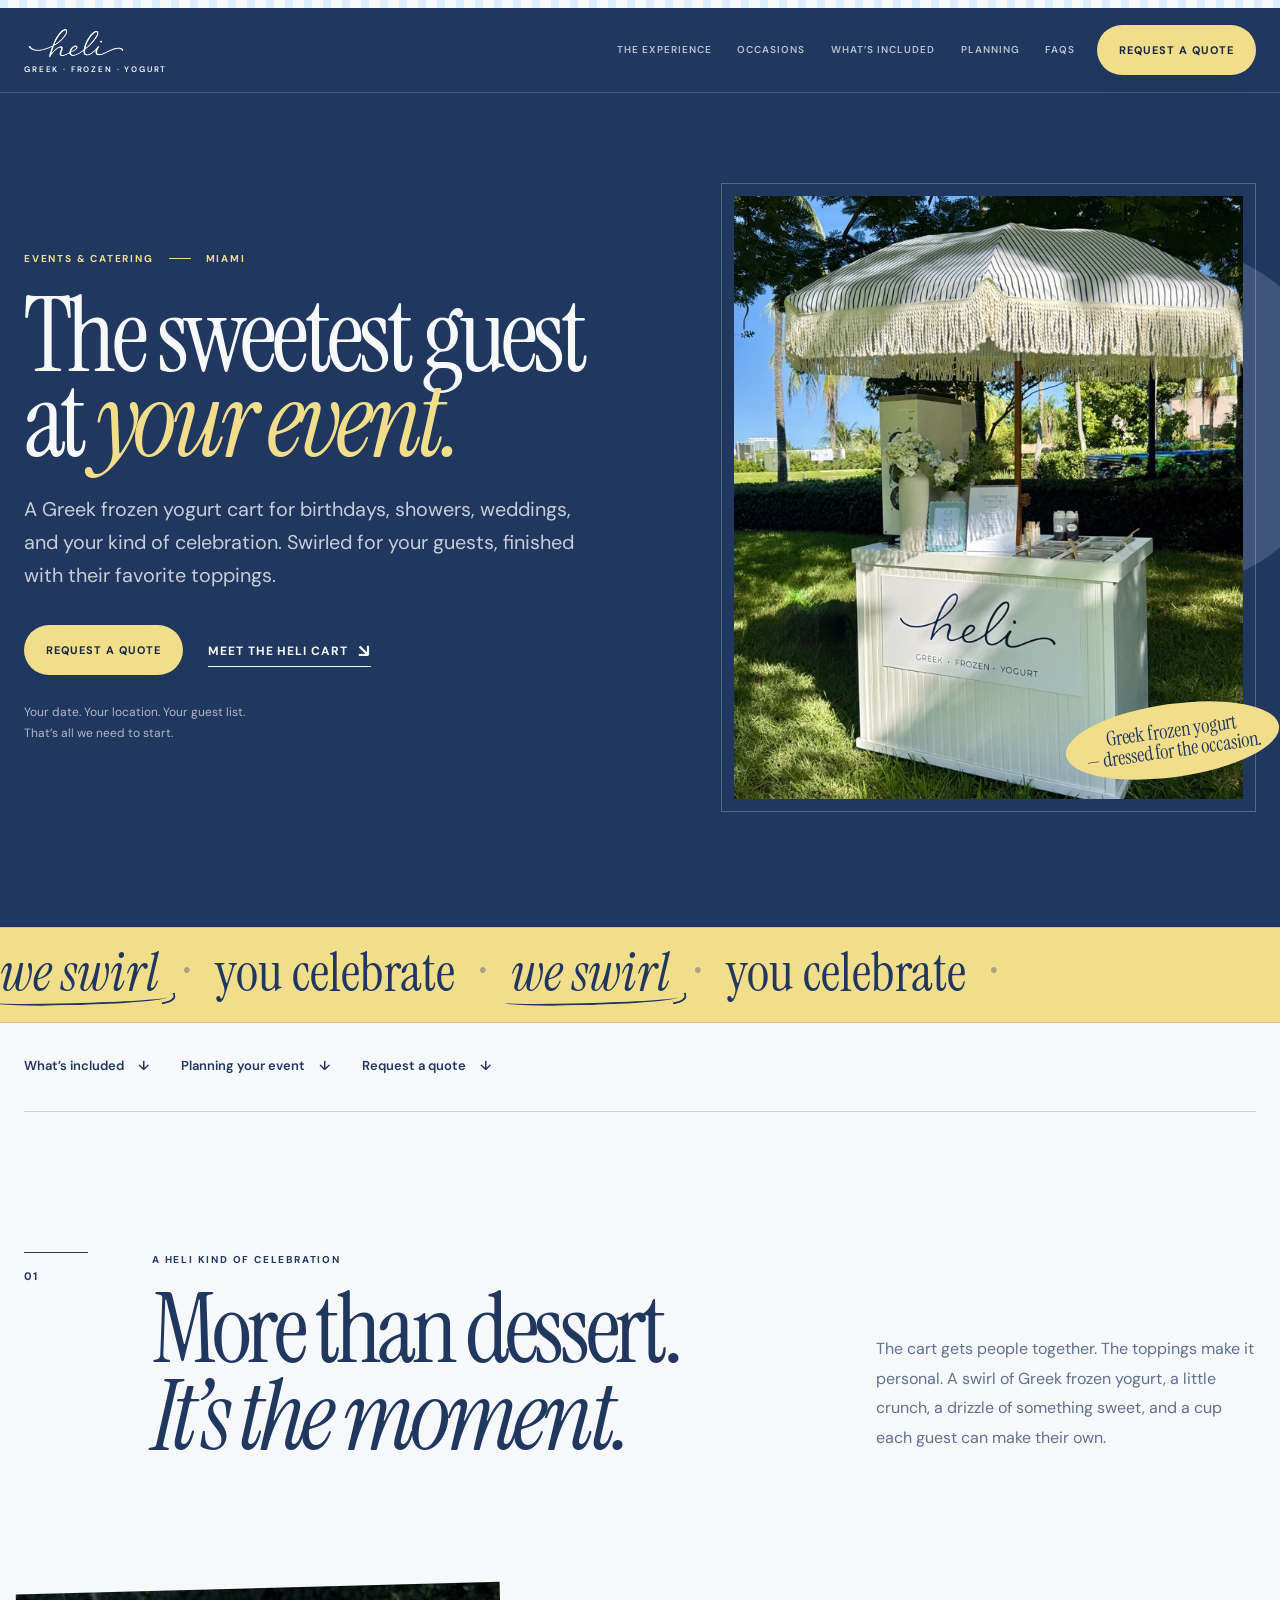
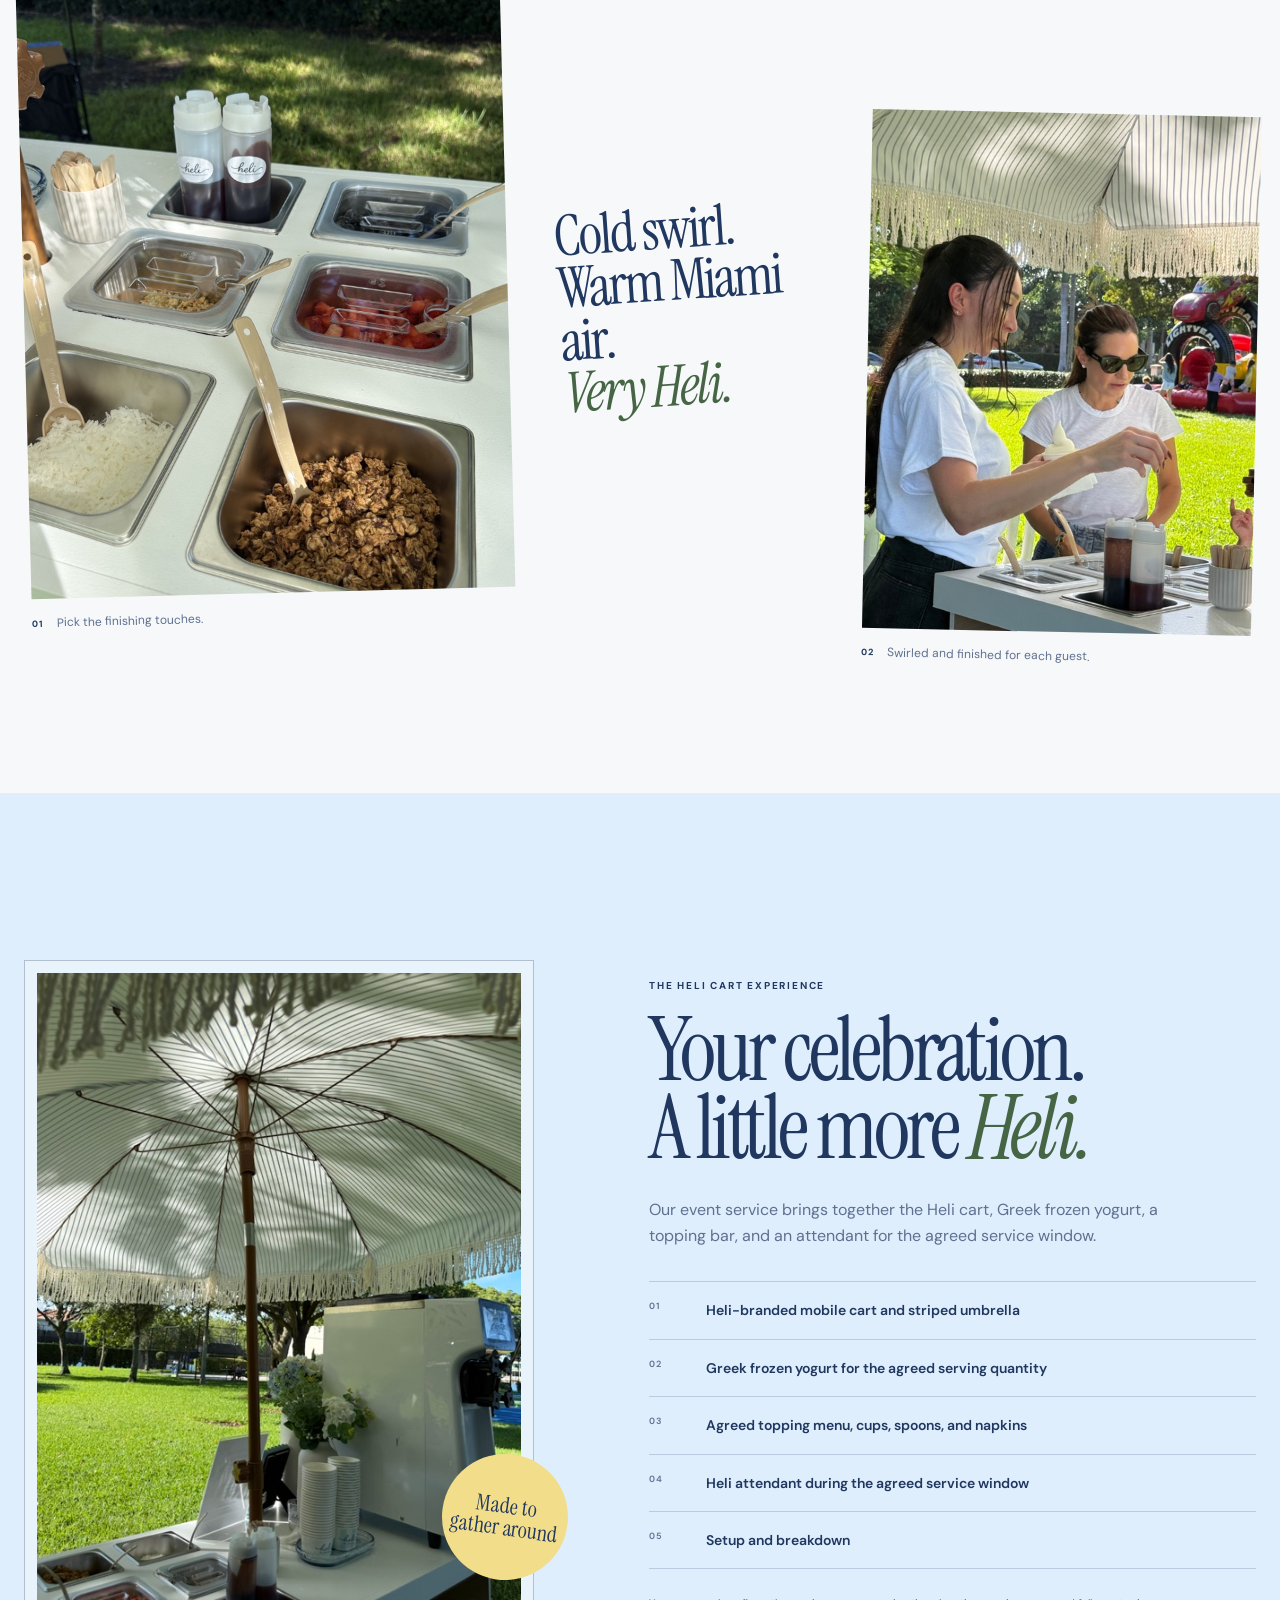
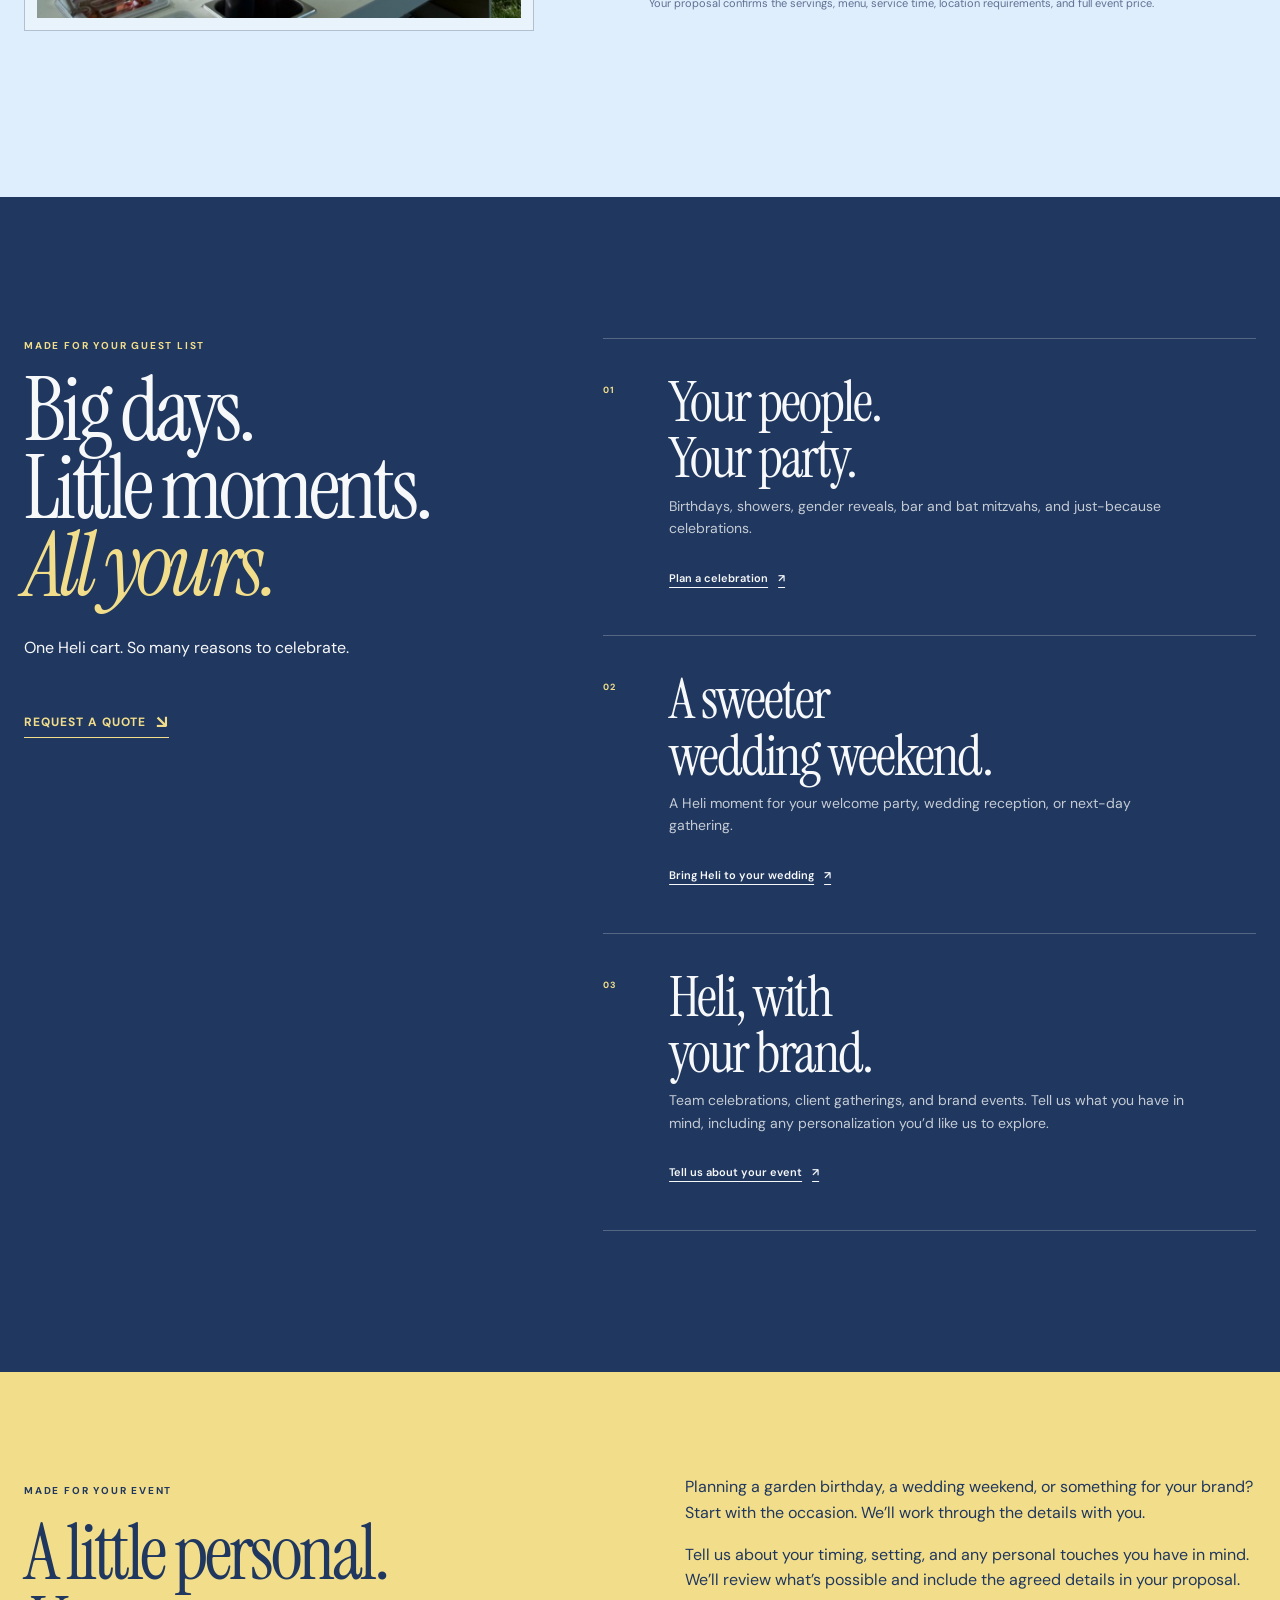
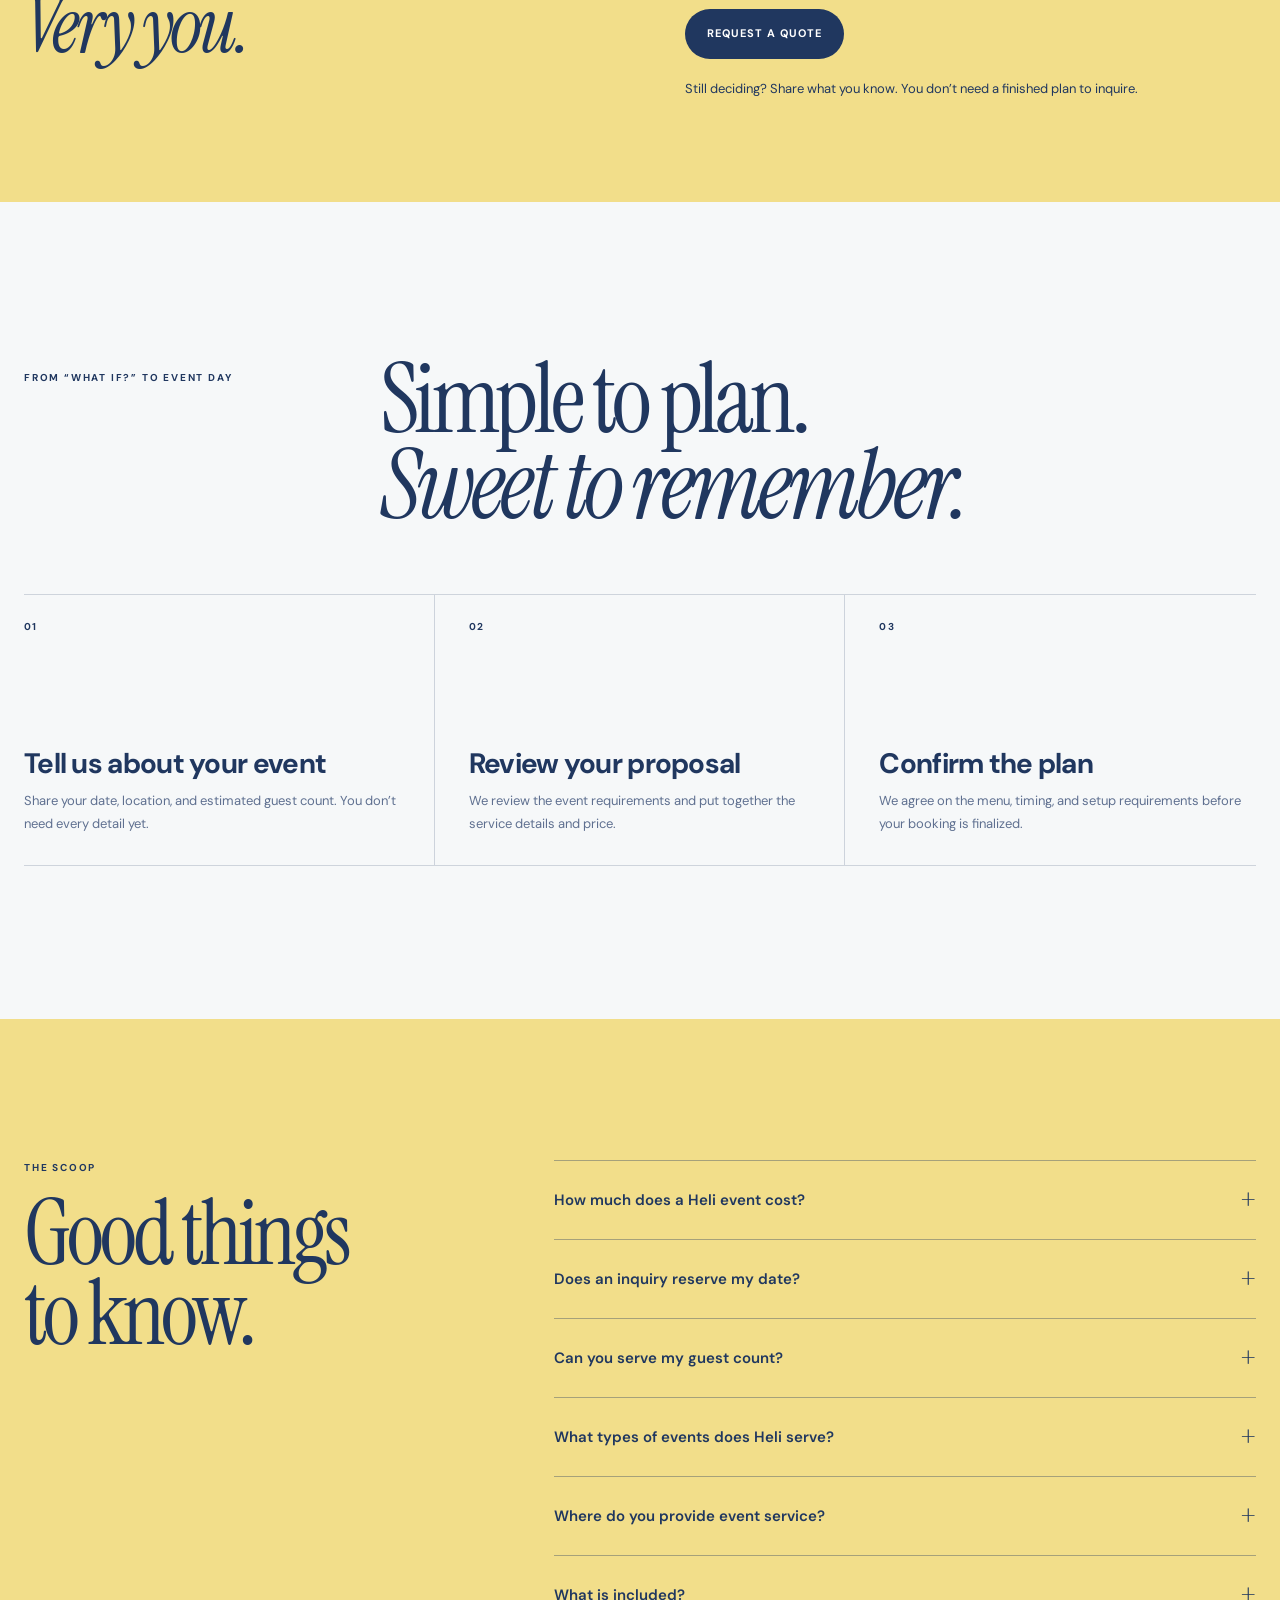
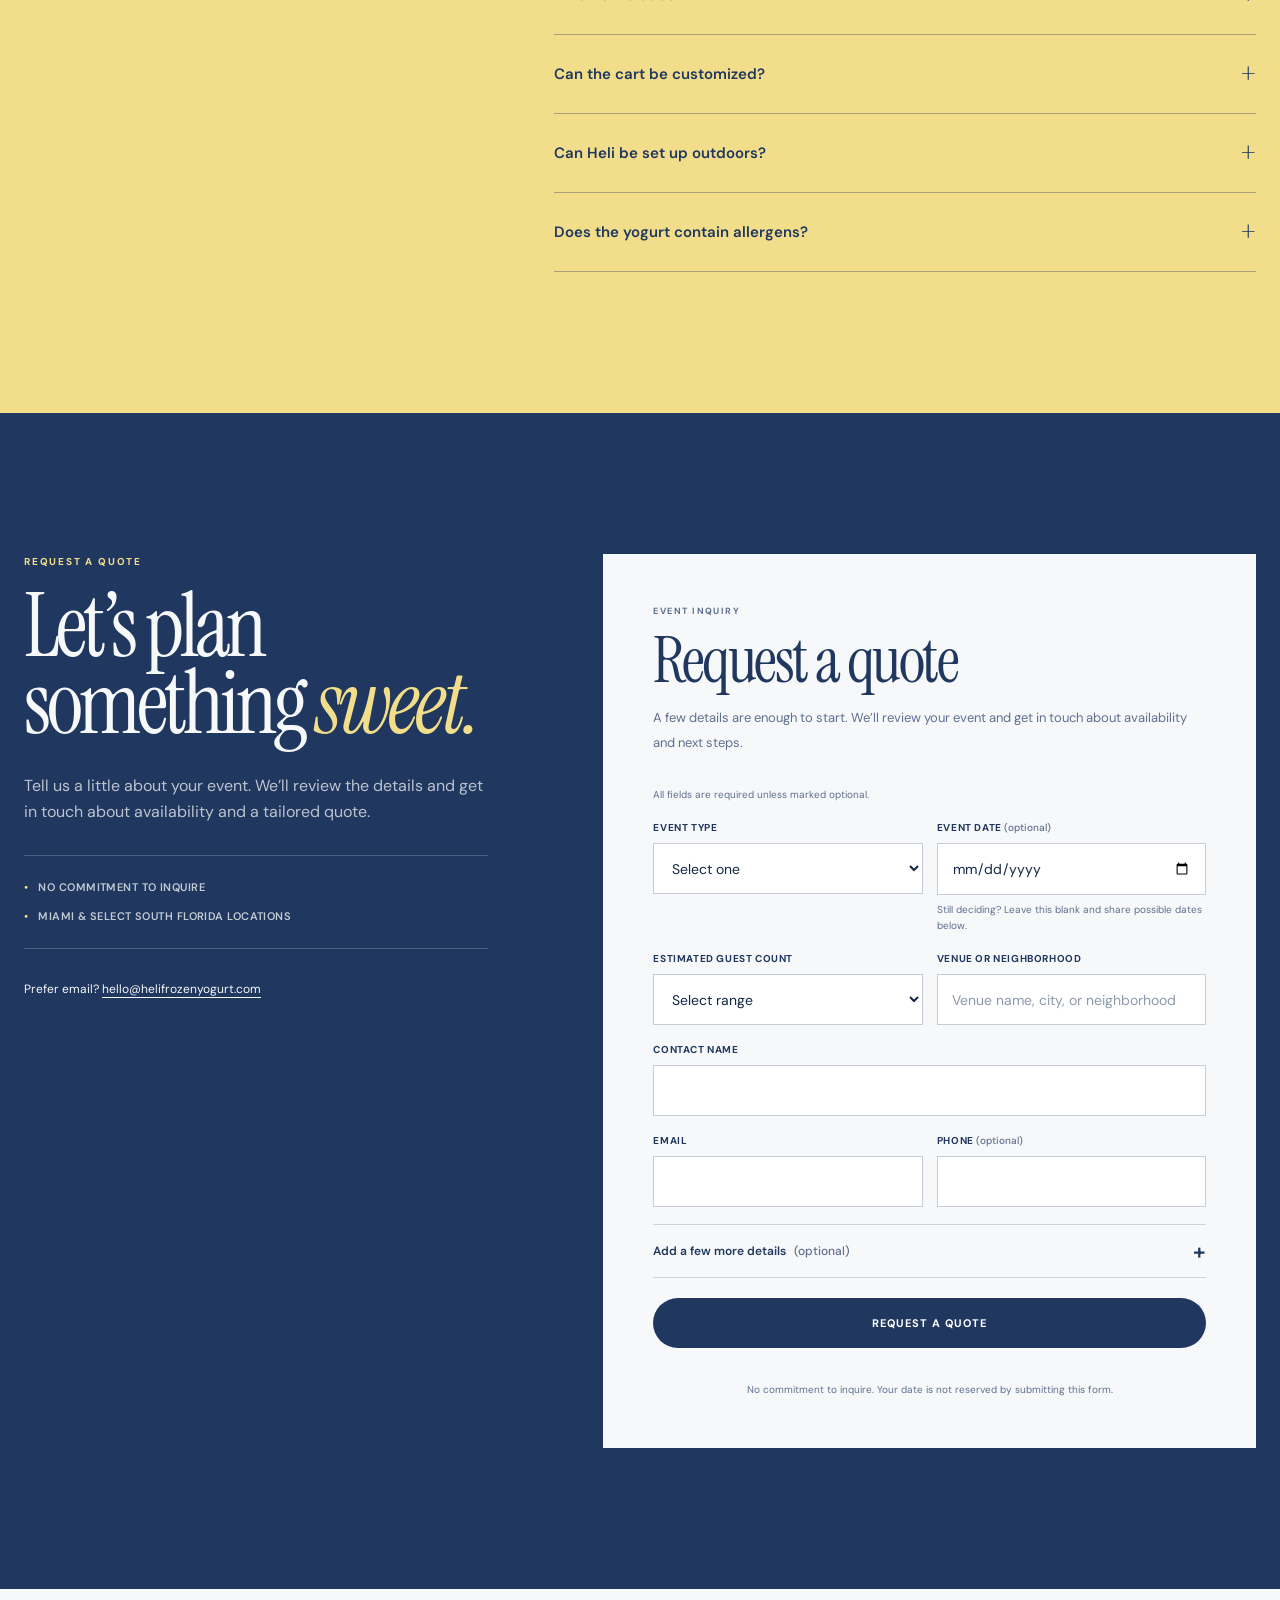
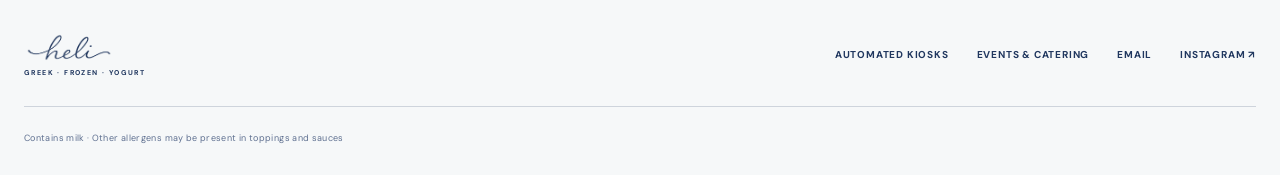
<file: events/index.html>
<!doctype html>
<html lang="en">
<head>
  <meta charset="utf-8" />
  <meta name="viewport" content="width=device-width, initial-scale=1" />
  <title>Heli Events &amp; Catering | Greek Frozen Yogurt Cart</title>
  <meta name="description" content="Bring Heli's Greek frozen yogurt cart to weddings, birthdays, showers, corporate events, resident gatherings, and brand activations. Request a quote tailored to your event." />
  <meta name="theme-color" content="#20375F" />
  <link rel="canonical" href="https://helifrozenyogurt.com/events/" />

  <meta property="og:title" content="Heli Events &amp; Catering" />
  <meta property="og:description" content="Greek frozen yogurt, swirled for your kind of celebration." />
  <meta property="og:type" content="website" />
  <meta property="og:url" content="https://helifrozenyogurt.com/events/" />
  <meta property="og:image" content="https://helifrozenyogurt.com/events/assets/heli-event-cart-1600.jpg" />
  <meta property="og:image:width" content="1200" />
  <meta property="og:image:height" content="1600" />
  <meta property="og:image:alt" content="Heli Greek frozen yogurt cart beneath a striped umbrella at an outdoor event" />
  <meta name="twitter:card" content="summary_large_image" />

  <link rel="icon" href="../favicon.ico" sizes="any" />
  <link rel="icon" type="image/png" sizes="32x32" href="../assets/favicon-32x32.png" />
  <link rel="icon" type="image/png" sizes="192x192" href="../assets/favicon-192x192.png" />
  <link rel="apple-touch-icon" sizes="180x180" href="../assets/apple-touch-icon.png" />

  <link rel="preconnect" href="https://fonts.googleapis.com" />
  <link rel="preconnect" href="https://fonts.gstatic.com" crossorigin />
  <link href="https://fonts.googleapis.com/css2?family=DM+Sans:wght@400;500;600;700&amp;family=Instrument+Serif:ital@0;1&amp;display=swap" rel="stylesheet" />
  <link rel="preload" as="image" href="assets/heli-event-cart-1600.jpg" imagesrcset="assets/heli-event-cart-900.jpg 675w, assets/heli-event-cart-1600.jpg 1200w" imagesizes="(max-width: 760px) calc(100vw - 40px), 48vw" fetchpriority="high" />
  <link rel="stylesheet" href="styles.css?v=20261110-images" />

  <script type="application/ld+json">
  {
    "@context": "https://schema.org",
    "@graph": [
      {
        "@type": "Organization",
        "@id": "https://helifrozenyogurt.com/#organization",
        "name": "Heli Frozen Yogurt",
        "url": "https://helifrozenyogurt.com/",
        "logo": "https://helifrozenyogurt.com/assets/heli-logo.png",
        "email": "hello@helifrozenyogurt.com",
        "sameAs": ["https://www.instagram.com/helifroyo/"]
      },
      {
        "@type": "Service",
        "name": "Heli Frozen Yogurt Events & Catering",
        "provider": {"@id": "https://helifrozenyogurt.com/#organization"},
        "areaServed": ["Miami-Dade County", "Broward County"],
        "serviceType": "Greek frozen yogurt cart for private and corporate events",
        "url": "https://helifrozenyogurt.com/events/"
      },
      {
        "@type": "FAQPage",
        "mainEntity": [
          {
            "@type": "Question",
            "name": "How much does a Heli event cost?",
            "acceptedAnswer": {"@type": "Answer", "text": "Every event is quoted individually. Pricing depends on servings, service time, location, and setup needs. Send us the essentials and we’ll prepare a proposal for your event."}
          },
          {
            "@type": "Question",
            "name": "What types of events does Heli serve?",
            "acceptedAnswer": {"@type": "Answer", "text": "We welcome inquiries for birthdays, showers, gender reveals, bar and bat mitzvahs, weddings, company gatherings, resident events, and brand activations. Every event is subject to availability and setup requirements."}
          },
          {
            "@type": "Question",
            "name": "What is included with the Heli event cart?",
            "acceptedAnswer": {"@type": "Answer", "text": "Your proposal sets out the cart setup, frozen yogurt and topping menu, serving supplies, attendant service, and setup and breakdown, with the serving quantity and service window agreed for your event."}
          },
          {
            "@type": "Question",
            "name": "Where does Heli provide event service?",
            "acceptedAnswer": {"@type": "Answer", "text": "Heli serves Miami-Dade and select Broward locations, generally from South Miami to Fort Lauderdale. Availability depends on the venue, date, and event logistics."}
          },
          {
            "@type": "Question",
            "name": "Can the cart be customized for an event?",
            "acceptedAnswer": {"@type": "Answer", "text": "Tell us what you have in mind. We’ll review what is possible for your event and include any agreed customization in the proposal."}
          },
          {
            "@type": "Question",
            "name": "How do I receive an event quote?",
            "acceptedAnswer": {"@type": "Answer", "text": "Share your date, guest count, venue area, and event details. Heli will confirm availability and prepare a custom quote for your celebration."}
          }
        ]
      }
    ]
  }
  </script>
</head>
<body>
  <a class="skip-link" href="#main">Skip to content</a>
  <div class="stripe-band" aria-hidden="true"></div>

  <header class="nav-wrap" id="siteHeader">
    <div class="page-shell">
      <nav class="nav" aria-label="Primary navigation">
        <a class="brand-lockup" href="../index.html" aria-label="Heli Frozen Yogurt homepage">
          <picture>
            <source srcset="../assets/heli-logo.webp" type="image/webp" />
            <img class="brand-logo" src="../assets/heli-logo.png" alt="Heli" width="118" height="43" decoding="async" />
          </picture>
          <span class="brand-subtext">Greek · Frozen · Yogurt</span>
        </a>

        <div class="nav-links" id="navLinks" aria-label="Page sections">
          <a href="#experience">The experience</a>
          <a href="#events">Occasions</a>
          <a href="#included">What’s included</a>
          <a href="#investment">Planning</a>
          <a href="#faq">FAQs</a>
        </div>

        <div class="nav-actions">
          <button class="nav-toggle" id="navToggle" type="button" aria-label="Open menu" aria-expanded="false" aria-controls="navLinks">
            <span></span><span></span><span></span>
          </button>
          <a class="button button-butter nav-cta" href="#availability" data-cta="nav"><span class="cta-full">Request a quote</span><span class="cta-short">Request a quote</span></a>
        </div>
      </nav>
    </div>
  </header>

  <main id="main" tabindex="-1">
    <section class="hero" aria-labelledby="hero-title">
      <div class="page-shell hero-grid">
        <div class="hero-copy-block">
          <p class="eyebrow"><span>Events &amp; Catering</span><span>Miami</span></p>
          <h1 id="hero-title">The sweetest guest at <em>your event.</em></h1>
          <p class="hero-copy">A Greek frozen yogurt cart for birthdays, showers, weddings, and your kind of celebration. Swirled for your guests, finished with their favorite toppings.</p>
          <div class="hero-actions">
            <a class="button button-butter" href="#availability" data-cta="hero">Request a quote</a>
            <a class="text-link" href="#experience" data-cta="hero-experience">Meet the Heli cart <span aria-hidden="true">↘</span></a>
          </div>
          <p class="hero-planning-note">Your date. Your location. Your guest list.<br />That’s all we need to start.</p>
        </div>

        <figure class="hero-photo" data-reveal>
          <picture>
            <source srcset="assets/heli-event-cart-900.jpg 675w, assets/heli-event-cart-1600.jpg 1200w" sizes="(max-width: 760px) calc(100vw - 40px), 48vw" />
            <img id="heroCartImage" src="assets/heli-event-cart-1600.jpg" alt="Heli Greek frozen yogurt cart with a striped fringe umbrella, flowers, toppings, and sauces at an outdoor event" width="1200" height="1600" fetchpriority="high" decoding="async" />
          </picture>
          <figcaption>Greek frozen yogurt<br />— dressed for the occasion.</figcaption>
        </figure>
      </div>
      <div class="hero-marquee" aria-label="We swirl, you celebrate">
        <div class="marquee-track" aria-hidden="true">
          <span class="swirl-mark">we swirl</span><i>·</i><span>you celebrate</span><i>·</i>
          <span class="swirl-mark">we swirl</span><i>·</i><span>you celebrate</span><i>·</i>
        </div>
      </div>
    </section>

    <nav class="event-shortcuts page-shell" aria-label="Plan your event"><a href="#included">What’s included <span aria-hidden="true">↓</span></a><a href="#investment">Planning your event <span aria-hidden="true">↓</span></a><a href="#availability">Request a quote <span aria-hidden="true">↓</span></a></nav>

    <section class="intro-section" id="experience">
      <div class="page-shell intro-grid">
        <div class="intro-number" aria-hidden="true">01</div>
        <div class="intro-copy" data-reveal>
          <p class="section-kicker">A Heli kind of celebration</p>
          <h2>More than dessert.<br /><em>It’s the moment.</em></h2>
        </div>
        <p class="intro-body" data-reveal>The cart gets people together. The toppings make it personal. A swirl of Greek frozen yogurt, a little crunch, a drizzle of something sweet, and a cup each guest can make their own.</p>
      </div>

      <div class="page-shell photo-story">
        <figure class="story-photo story-photo-toppings" data-reveal>
          <picture>
            <source srcset="assets/heli-event-toppings-900.jpg 675w, assets/heli-event-toppings-1600.jpg 1200w" sizes="(max-width: 760px) calc(100vw - 40px), 42vw" />
            <img src="assets/heli-event-toppings-1600.jpg" alt="Real Heli topping bar with coconut, granola, strawberries, chocolate pieces, and sauces" width="1200" height="1600" loading="lazy" decoding="async" />
          </picture>
          <figcaption><span>01</span> Pick the finishing touches.</figcaption>
        </figure>

        <div class="story-note" data-reveal>
          <p>Cold swirl.<br />Warm Miami air.<br /><em>Very Heli.</em></p>
        </div>

        <figure class="story-photo story-photo-service" data-reveal>
          <picture>
            <source srcset="assets/heli-event-service-720.jpg 540w, assets/heli-event-service-1200.jpg 900w" sizes="(max-width: 760px) calc(100vw - 40px), 36vw" />
            <img src="assets/heli-event-service-1200.jpg" alt="A Heli attendant serving a frozen yogurt cup while a guest chooses toppings" width="900" height="1200" loading="lazy" decoding="async" />
          </picture>
          <figcaption><span>02</span> Swirled and finished for each guest.</figcaption>
        </figure>
      </div>
    </section>


    <section class="included-section" id="included">
      <div class="page-shell included-grid">
        <figure class="included-photo" data-reveal>
          <picture>
            <source srcset="assets/heli-event-setup-720.jpg 540w, assets/heli-event-setup-1200.jpg 900w" sizes="(max-width: 760px) calc(100vw - 40px), 42vw" />
            <img src="assets/heli-event-setup-1200.jpg" alt="Real Heli setup showing the striped umbrella, Greek frozen yogurt machine, cups, sauces, and topping bar" width="900" height="1200" loading="lazy" decoding="async" />
          </picture>
          <span class="photo-stamp">Made to<br />gather around</span>
        </figure>

        <div class="included-copy" data-reveal>
          <p class="section-kicker">The Heli Cart Experience</p>
          <h2>Your celebration.<br />A little more <em>Heli.</em></h2>
          <p>Our event service brings together the Heli cart, Greek frozen yogurt, a topping bar, and an attendant for the agreed service window.</p>
          <ul>
            <li><span>01</span>Heli-branded mobile cart and striped umbrella</li>
            <li><span>02</span>Greek frozen yogurt for the agreed serving quantity</li>
            <li><span>03</span>Agreed topping menu, cups, spoons, and napkins</li>
            <li><span>04</span>Heli attendant during the agreed service window</li>
            <li><span>05</span>Setup and breakdown</li>
          </ul>
          <p class="included-note">Your proposal confirms the servings, menu, service time, location requirements, and full event price.</p>
        </div>
      </div>
    </section>

    <section class="occasions-section" id="events">
      <div class="page-shell occasions-layout">
        <div class="occasions-sticky">
          <p class="section-kicker light">Made for your guest list</p>
          <h2>Big days.<br />Little moments.<br /><em>All yours.</em></h2>
          <p>One Heli cart. So many reasons to celebrate.</p>
          <a class="text-link occasion-cta" href="#availability">Request a quote <span aria-hidden="true">↘</span></a>
        </div>
        <div class="occasion-list" aria-label="Ways to celebrate with Heli">
          <article data-reveal><span>01</span><h3>Your people.<br />Your party.</h3><p>Birthdays, showers, gender reveals, bar and bat mitzvahs, and just-because celebrations.</p><a href="#availability" class="occasion-link" data-event-choice="Birthday or private celebration">Plan a celebration <span aria-hidden="true">↗</span></a></article>
          <article data-reveal><span>02</span><h3>A sweeter<br />wedding weekend.</h3><p>A Heli moment for your welcome party, wedding reception, or next-day gathering.</p><a href="#availability" class="occasion-link" data-event-choice="Wedding">Bring Heli to your wedding <span aria-hidden="true">↗</span></a></article>
          <article data-reveal><span>03</span><h3>Heli, with<br />your brand.</h3><p>Team celebrations, client gatherings, and brand events. Tell us what you have in mind, including any personalization you’d like us to explore.</p><a href="#availability" class="occasion-link" data-event-choice="Brand activation">Tell us about your event <span aria-hidden="true">↗</span></a></article>
        </div>
      </div>
    </section>

    <section class="investment-section" id="investment" aria-labelledby="investment-title">
      <div class="page-shell investment-grid">
        <div>
          <p class="section-kicker">Made for your event</p>
          <h2 id="investment-title">A little personal.<br /><em>Very you.</em></h2>
        </div>
        <div class="investment-details">
          <p>Planning a garden birthday, a wedding weekend, or something for your brand? Start with the occasion. We’ll work through the details with you.</p>
          <p>Tell us about your timing, setting, and any personal touches you have in mind. We’ll review what’s possible and include the agreed details in your proposal.</p>
          <a class="button button-navy" href="#availability" data-cta="planning">Request a quote</a>
          <p class="investment-note">Still deciding? Share what you know. You don’t need a finished plan to inquire.</p>
        </div>
      </div>
    </section>

    <section class="process-section" id="process">
      <div class="page-shell">
        <div class="process-heading">
          <p class="section-kicker">From “what if?” to event day</p>
          <h2>Simple to plan.<br /><em>Sweet to remember.</em></h2>
        </div>
        <ol class="process-list">
          <li data-reveal><span>01</span><div><h3>Tell us about your event</h3><p>Share your date, location, and estimated guest count. You don’t need every detail yet.</p></div></li>
          <li data-reveal><span>02</span><div><h3>Review your proposal</h3><p>We review the event requirements and put together the service details and price.</p></div></li>
          <li data-reveal><span>03</span><div><h3>Confirm the plan</h3><p>We agree on the menu, timing, and setup requirements before your booking is finalized.</p></div></li>
        </ol>
      </div>
    </section>

    <section class="faq-section" id="faq">
      <div class="page-shell faq-layout">
        <div>
          <p class="section-kicker">The scoop</p>
          <h2>Good things<br />to know.</h2>
        </div>
        <div class="faq-list">
          <details class="faq-item" data-reveal>
            <summary>How much does a Heli event cost? <span aria-hidden="true">+</span></summary>
            <p>Every event is quoted individually. Pricing depends on servings, service time, location, and setup needs. Send us the essentials and we’ll prepare a proposal for your event.</p>
          </details>
          <details class="faq-item" data-reveal>
            <summary>Does an inquiry reserve my date? <span aria-hidden="true">+</span></summary>
            <p>No. The form starts a conversation about availability and your event quote. Your date and booking details are confirmed separately with Heli.</p>
          </details>

          <details class="faq-item" data-reveal>
            <summary>Can you serve my guest count? <span aria-hidden="true">+</span></summary>
            <p>Tell us how many guests you expect and when you would like dessert served. We’ll review the serving quantity and service window before confirming the plan.</p>
          </details>
          <details class="faq-item" data-reveal>
            <summary>What types of events does Heli serve? <span aria-hidden="true">+</span></summary>
            <p>We welcome inquiries for birthdays, showers, gender reveals, bar and bat mitzvahs, weddings, company gatherings, resident events, and brand activations. Every event is subject to availability and setup requirements.</p>
          </details>
          <details class="faq-item" data-reveal>
            <summary>Where do you provide event service? <span aria-hidden="true">+</span></summary>
            <p>We serve Miami-Dade and select Broward locations, generally from South Miami to Fort Lauderdale. Availability depends on the venue, date, and event logistics.</p>
          </details>
          <details class="faq-item" data-reveal>
            <summary>What is included? <span aria-hidden="true">+</span></summary>
            <p>Your proposal sets out the cart setup, frozen yogurt and topping menu, serving supplies, attendant service, and setup and breakdown, with the serving quantity and service window agreed for your event.</p>
          </details>
          <details class="faq-item" data-reveal>
            <summary>Can the cart be customized? <span aria-hidden="true">+</span></summary>
            <p>Tell us what you have in mind. We’ll review what is possible for your event and include any agreed customization in the proposal.</p>
          </details>
          <details class="faq-item" data-reveal>
            <summary>Can Heli be set up outdoors? <span aria-hidden="true">+</span></summary>
            <p>Outdoor service depends on weather, cover, a suitable surface, access, and compatible power. We review those requirements with you before confirming the setup.</p>
          </details>
          <details class="faq-item" data-reveal>
            <summary>Does the yogurt contain allergens? <span aria-hidden="true">+</span></summary>
            <p>The frozen yogurt contains milk. Toppings and sauces may contain or be exposed to other common allergens. Ingredient and allergen details can be reviewed during menu planning.</p>
          </details>
        </div>
      </div>
    </section>

    <section class="availability-section" id="availability">
      <div class="page-shell availability-grid">
        <div class="availability-copy">
          <p class="section-kicker light">Request a quote</p>
          <h2>Let’s plan something <em>sweet.</em></h2>
          <p>Tell us a little about your event. We’ll review the details and get in touch about availability and a tailored quote.</p>
          <div class="availability-meta">
            <span>No commitment to inquire</span>
            <span>Miami &amp; select South Florida locations</span>
          </div>
          <p class="email-fallback">Prefer email? <a href="mailto:hello@helifrozenyogurt.com">hello@helifrozenyogurt.com</a></p>
        </div>

        <aside class="inquiry-card" aria-labelledby="eventFormTitle">
          <div class="form-heading">
            <p>Event inquiry</p>
            <h3 id="eventFormTitle">Request a quote</h3>
            <span>A few details are enough to start. We’ll review your event and get in touch about availability and next steps.</span>
          </div>
          <form class="lead-form" id="heliEventForm" novalidate>
            <p class="field-hint">All fields are required unless marked optional.</p>
            <div class="form-grid-2">
              <div class="form-row">
                <label for="eventType">Event type</label>
                <select id="eventType" name="eventType" required>
                  <option value="" disabled selected>Select one</option>
                  <option>Wedding</option>
                  <option>Bridal or baby shower</option>
                  <option>Gender reveal</option>
                  <option>Bar or bat mitzvah</option>
                  <option>Birthday or private celebration</option>
                  <option>Corporate event</option>
                  <option>Resident or community event</option>
                  <option>Brand activation</option>
                  <option>Wellness or fitness event</option>
                  <option>Other</option>
                </select>
              </div>
              <div class="form-row">
                <label for="eventDate">Event date <span class="optional">(optional)</span></label>
                <input type="date" id="eventDate" name="eventDate" aria-describedby="dateHint" />
                <p class="field-hint" id="dateHint">Still deciding? Leave this blank and share possible dates below.</p>
              </div>
            </div>

            <div class="form-grid-2">
              <div class="form-row">
                <label for="guestCount">Estimated guest count</label>
                <select id="guestCount" name="guestCount" required>
                  <option value="" disabled selected>Select range</option>
                  <option>Under 50</option>
                  <option>50–100</option>
                  <option>101–150</option>
                  <option>151–250</option>
                  <option>More than 250</option>
                  <option>Not sure yet</option>
                </select>
              </div>
              <div class="form-row">
                <label for="venueArea">Venue or neighborhood</label>
                <input type="text" id="venueArea" name="venueArea" placeholder="Venue name, city, or neighborhood" required />
              </div>
            </div>

            <div class="form-row">
              <label for="contactName">Contact name</label>
              <input type="text" id="contactName" name="contactName" autocomplete="name" required />
            </div>

            <div class="form-grid-2">
              <div class="form-row">
                <label for="contactEmail">Email</label>
                <input type="email" id="contactEmail" name="contactEmail" autocomplete="email" required />
              </div>
              <div class="form-row">
                <label for="contactPhone">Phone <span class="optional">(optional)</span></label>
                <input type="tel" id="contactPhone" name="contactPhone" autocomplete="tel" />
              </div>
            </div>

            <details class="optional-details">
              <summary>Add a few more details <span class="optional">(optional)</span><span aria-hidden="true">+</span></summary>
              <div class="form-row">
                <label for="eventDetails">Anything else we should know?</label>
                <textarea id="eventDetails" name="eventDetails" placeholder="Timing, theme, venue access, or personal touches you have in mind"></textarea>
              </div>
            </details>

            <input type="text" name="website" tabindex="-1" autocomplete="off" aria-hidden="true" class="honeypot" />
            <button type="submit" class="button button-navy" data-cta="form-submit">Request a quote</button>
            <p class="form-status" id="heliEventStatus" role="status" aria-live="polite"></p>
            <p class="form-note">No commitment to inquire. Your date is not reserved by submitting this form.</p>
          </form>

          <div class="form-success" id="heliEventSuccess" tabindex="-1" role="status" hidden>
            <div class="form-success-mark" aria-hidden="true">✓</div>
            <h3 class="form-success-title">Thank you.</h3>
            <p class="form-success-text">Your inquiry is in. We’ll review your event details and get in touch about availability and next steps. Questions? Email <a href="mailto:hello@helifrozenyogurt.com">hello@helifrozenyogurt.com</a>.</p>
          </div>
        </aside>
      </div>
    </section>

  </main>

  <footer>
    <div class="page-shell footer-inner">
      <div class="footer-brand">
        <picture>
          <source srcset="../assets/heli-logo.webp" type="image/webp" />
          <img class="footer-logo" src="../assets/heli-logo.png" alt="Heli" width="92" height="34" loading="lazy" decoding="async" />
        </picture>
        <span>Greek · Frozen · Yogurt</span>
      </div>
      <div class="footer-links">
        <a href="../index.html">Automated kiosks</a>
        <a href="#availability">Events &amp; catering</a>
        <a href="mailto:hello@helifrozenyogurt.com">Email</a>
        <a href="https://instagram.com/helifroyo" target="_blank" rel="noopener">Instagram ↗</a>
      </div>
      <span class="footer-disclosure">Contains milk · Other allergens may be present in toppings and sauces</span>
    </div>
  </footer>

  <script src="analytics.js"></script>
  <script src="script.js?v=20261110"></script>
</body>
</html>
</file>
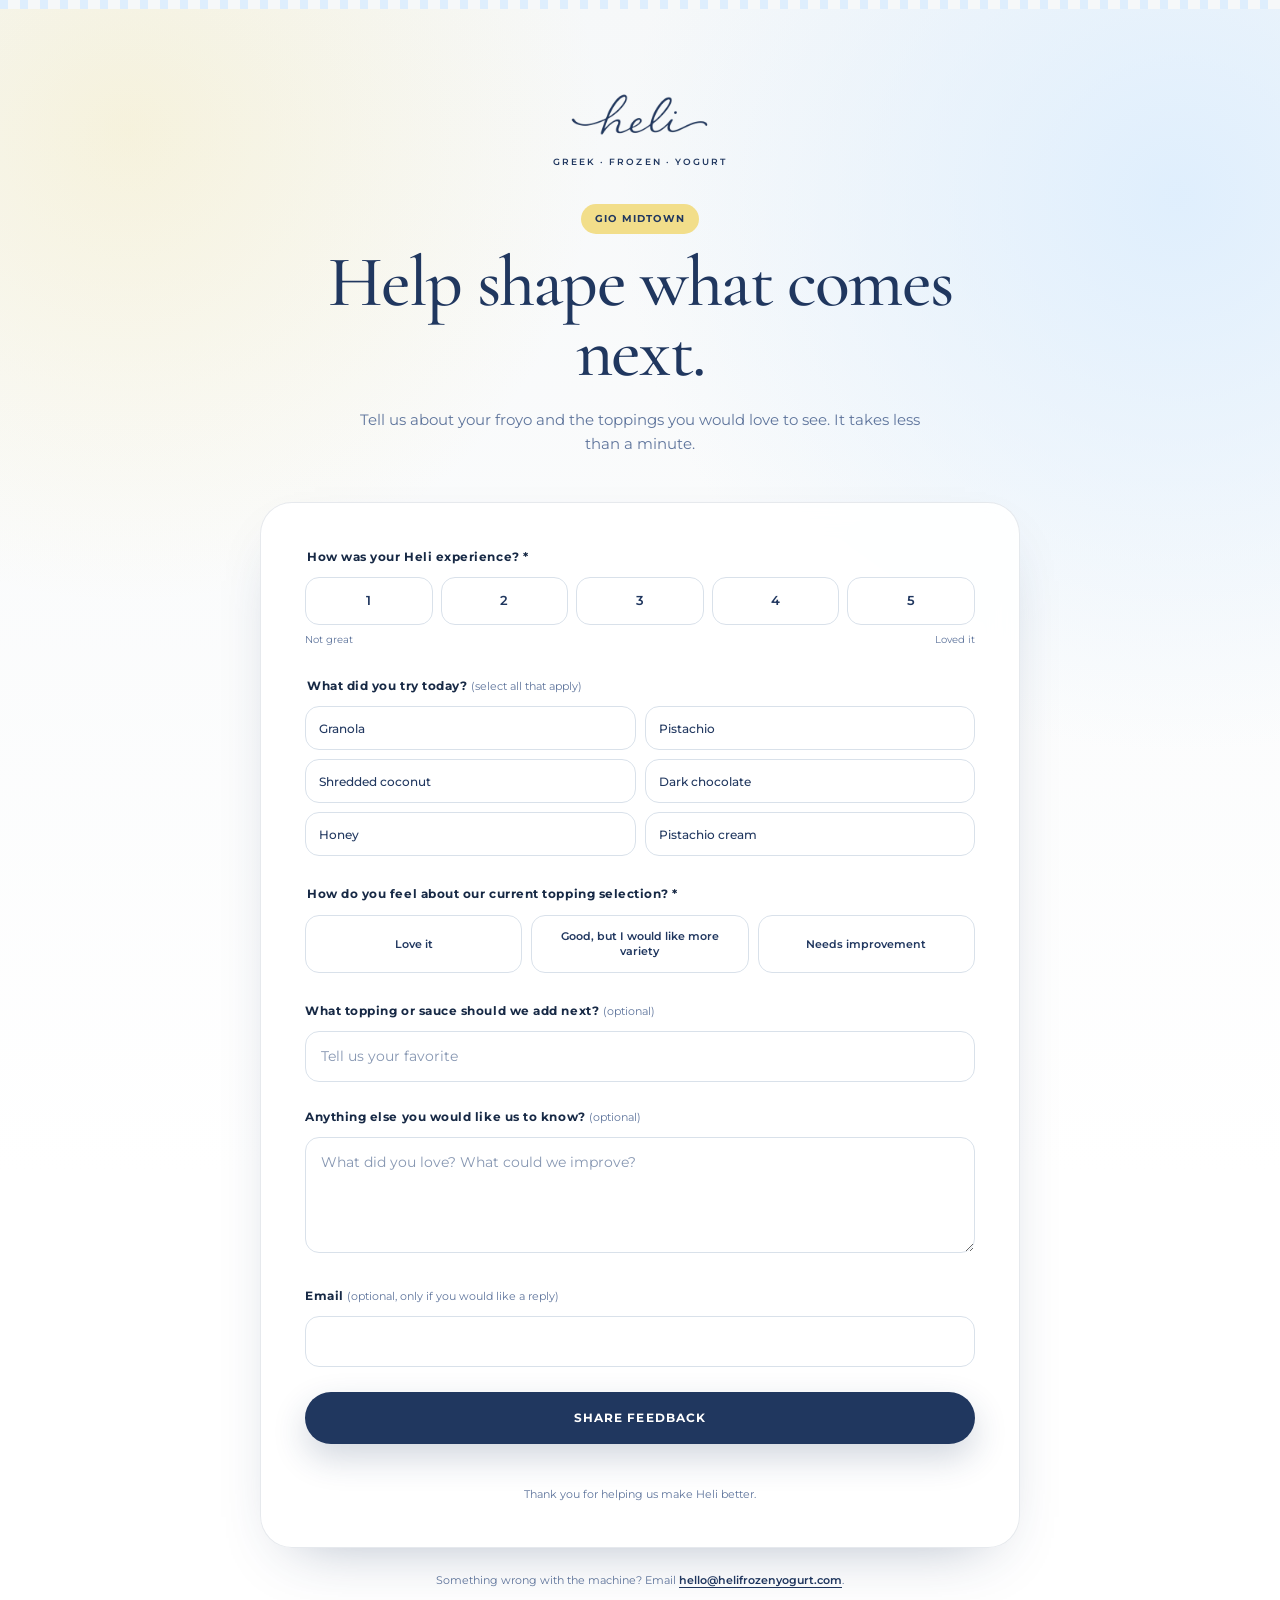
<file: gio/index.html>
<!doctype html>
<html lang="en">
<head>
  <meta charset="utf-8" />
  <meta name="viewport" content="width=device-width, initial-scale=1" />
  <title>Heli Feedback | Gio Midtown</title>
  <meta name="description" content="Share feedback about your Heli Greek frozen yogurt experience at Gio Midtown and tell us which toppings you would like to see next." />
  <meta name="theme-color" content="#20375F" />
  <link rel="icon" href="../favicon.ico" sizes="any" />
  <link rel="icon" type="image/png" sizes="32x32" href="../assets/favicon-32x32.png" />
  <link rel="preconnect" href="https://fonts.googleapis.com" />
  <link rel="preconnect" href="https://fonts.gstatic.com" crossorigin />
  <link href="https://fonts.googleapis.com/css2?family=Cormorant+Garamond:wght@400;500;600&family=Montserrat:wght@300;400;500;600;700&display=swap" rel="stylesheet" />
  <style>
    :root {
      --navy: #20375F;
      --navy-deep: #172945;
      --stripe-white: #F6F8F9;
      --ice: #EAF3FB;
      --powder: #DEEEFD;
      --soft-blue: #DBEDFD;
      --mist: #D9E1EA;
      --slate: #5F759C;
      --butter: #F2DE8A;
      --white: #FFFFFF;
      --shadow: 0 24px 60px -34px rgba(32, 55, 95, .42);
    }

    * {
      box-sizing: border-box;
    }

    html {
      min-height: 100%;
      background: var(--stripe-white);
    }

    body {
      min-height: 100vh;
      margin: 0;
      color: var(--navy);
      font-family: "Montserrat", system-ui, -apple-system, BlinkMacSystemFont, "Segoe UI", sans-serif;
      background:
        radial-gradient(circle at 10% 8%, rgba(242, 222, 138, .26), transparent 25%),
        radial-gradient(circle at 92% 12%, rgba(222, 238, 253, .95), transparent 30%),
        linear-gradient(180deg, var(--stripe-white), #FFFFFF 72%);
      line-height: 1.6;
    }

    .stripe-band {
      width: 100%;
      height: 9px;
      background: repeating-linear-gradient(90deg, var(--powder) 0 8px, var(--stripe-white) 8px 20px);
    }

    .page-shell {
      width: min(760px, calc(100% - 32px));
      margin: 0 auto;
      padding: clamp(34px, 6vw, 72px) 0 40px;
    }

    .brand {
      display: flex;
      flex-direction: column;
      align-items: center;
      text-align: center;
    }

    .brand img {
      display: block;
      width: 142px;
      height: auto;
    }

    .brand-line {
      margin-top: 4px;
      font-size: 9px;
      font-weight: 600;
      letter-spacing: .23em;
      text-transform: uppercase;
    }

    .eyebrow {
      display: inline-flex;
      align-items: center;
      min-height: 30px;
      margin: 34px 0 13px;
      padding: 6px 14px;
      border-radius: 999px;
      background: var(--butter);
      font-size: 10px;
      font-weight: 700;
      letter-spacing: .12em;
      text-transform: uppercase;
    }

    h1,
    h2 {
      font-family: "Cormorant Garamond", Georgia, serif;
      font-weight: 500;
      line-height: .98;
    }

    h1 {
      max-width: 650px;
      margin: 0;
      font-size: clamp(46px, 8vw, 72px);
      letter-spacing: -.025em;
    }

    .intro {
      max-width: 580px;
      margin: 20px auto 0;
      color: var(--slate);
      font-size: 15px;
    }

    .form-card {
      margin-top: clamp(30px, 5vw, 46px);
      padding: clamp(24px, 5vw, 44px);
      border: 1px solid rgba(32, 55, 95, .11);
      border-radius: 32px;
      background: rgba(255, 255, 255, .9);
      box-shadow: var(--shadow);
      backdrop-filter: blur(14px);
    }

    fieldset {
      min-width: 0;
      margin: 0 0 28px;
      padding: 0;
      border: 0;
    }

    legend,
    .field-label {
      display: block;
      width: 100%;
      margin-bottom: 11px;
      color: var(--navy-deep);
      font-size: 12px;
      font-weight: 700;
      letter-spacing: .045em;
    }

    .optional {
      color: var(--slate);
      font-size: 11px;
      font-weight: 400;
      letter-spacing: 0;
    }

    .rating-options {
      display: grid;
      grid-template-columns: repeat(5, 1fr);
      gap: 8px;
    }

    .choice {
      position: relative;
      cursor: pointer;
    }

    .choice input {
      position: absolute;
      width: 1px;
      height: 1px;
      opacity: 0;
      pointer-events: none;
    }

    .choice span {
      display: flex;
      align-items: center;
      justify-content: center;
      min-height: 48px;
      border: 1px solid var(--mist);
      border-radius: 14px;
      color: var(--navy);
      background: var(--white);
      font-size: 13px;
      font-weight: 600;
      transition: border-color .18s ease, background .18s ease, color .18s ease, transform .18s ease;
    }

    .choice:hover span {
      border-color: var(--navy);
      transform: translateY(-1px);
    }

    .choice input:focus-visible + span {
      outline: 3px solid rgba(32, 55, 95, .2);
      outline-offset: 2px;
    }

    .choice input:checked + span {
      border-color: var(--navy);
      color: var(--white);
      background: var(--navy);
    }

    .rating-guide {
      display: flex;
      justify-content: space-between;
      margin-top: 7px;
      color: var(--slate);
      font-size: 10px;
    }

    .topping-options {
      display: grid;
      grid-template-columns: repeat(2, minmax(0, 1fr));
      gap: 9px;
    }

    .topping-options .choice span {
      justify-content: flex-start;
      min-height: 44px;
      padding: 10px 13px;
      font-size: 12px;
      font-weight: 500;
    }

    .selection-options {
      display: grid;
      grid-template-columns: repeat(3, minmax(0, 1fr));
      gap: 9px;
    }

    .selection-options .choice span {
      min-height: 58px;
      padding: 9px;
      text-align: center;
      font-size: 11px;
      line-height: 1.3;
    }

    .field {
      margin-bottom: 25px;
    }

    input[type="text"],
    input[type="email"],
    textarea {
      width: 100%;
      border: 1px solid var(--mist);
      border-radius: 14px;
      padding: 13px 15px;
      color: var(--navy-deep);
      background: var(--white);
      font: inherit;
      font-size: 14px;
      transition: border-color .18s ease, box-shadow .18s ease;
    }

    input[type="text"],
    input[type="email"] {
      min-height: 50px;
    }

    textarea {
      min-height: 116px;
      resize: vertical;
    }

    input:focus,
    textarea:focus {
      border-color: var(--navy);
      outline: 0;
      box-shadow: 0 0 0 3px rgba(32, 55, 95, .11);
    }

    ::placeholder {
      color: #8797B2;
      opacity: 1;
    }

    .submit-button {
      display: inline-flex;
      align-items: center;
      justify-content: center;
      width: 100%;
      min-height: 52px;
      border: 0;
      border-radius: 999px;
      padding: 14px 22px;
      color: var(--white);
      background: var(--navy);
      box-shadow: 0 14px 34px rgba(32, 55, 95, .2);
      font: inherit;
      font-size: 12px;
      font-weight: 700;
      letter-spacing: .09em;
      text-transform: uppercase;
      cursor: pointer;
      transition: background .18s ease, transform .18s ease, box-shadow .18s ease;
    }

    .submit-button:hover {
      background: var(--navy-deep);
      box-shadow: 0 18px 38px rgba(32, 55, 95, .25);
      transform: translateY(-1px);
    }

    .submit-button:disabled {
      cursor: wait;
      opacity: .7;
      transform: none;
    }

    .form-note,
    .form-status {
      margin: 12px 0 0;
      text-align: center;
      color: var(--slate);
      font-size: 11px;
    }

    .form-status {
      min-height: 18px;
    }

    .form-status.error {
      color: #9A3346;
    }

    .success {
      padding: 28px 10px;
      text-align: center;
    }

    .success-mark {
      display: grid;
      width: 54px;
      height: 54px;
      margin: 0 auto 18px;
      border-radius: 50%;
      place-items: center;
      color: var(--navy);
      background: var(--butter);
      font-size: 24px;
      font-weight: 700;
    }

    .success h2 {
      margin: 0 0 10px;
      font-size: 42px;
    }

    .success p {
      max-width: 450px;
      margin: 0 auto;
      color: var(--slate);
      font-size: 14px;
    }

    .support {
      margin: 24px 0 0;
      text-align: center;
      color: var(--slate);
      font-size: 11px;
    }

    .support a {
      color: var(--navy);
      font-weight: 600;
      text-underline-offset: 3px;
    }

    [hidden] {
      display: none !important;
    }

    @media (max-width: 600px) {
      .page-shell {
        width: min(100% - 22px, 760px);
        padding-top: 30px;
      }

      .brand img {
        width: 126px;
      }

      .eyebrow {
        margin-top: 28px;
      }

      h1 {
        font-size: clamp(44px, 15vw, 58px);
      }

      .intro {
        margin-top: 16px;
        padding: 0 8px;
        font-size: 13px;
      }

      .form-card {
        border-radius: 24px;
      }

      .selection-options {
        grid-template-columns: 1fr;
      }

      .selection-options .choice span {
        min-height: 44px;
      }
    }

    @media (max-width: 390px) {
      .form-card {
        padding: 22px 18px;
      }

      .topping-options {
        grid-template-columns: 1fr;
      }
    }

    @media (prefers-reduced-motion: reduce) {
      *,
      *::before,
      *::after {
        scroll-behavior: auto !important;
        transition: none !important;
      }
    }
  </style>
</head>
<body>
  <div class="stripe-band" aria-hidden="true"></div>
  <main class="page-shell">
    <header class="brand">
      <picture>
        <source srcset="logo.webp" type="image/webp" />
        <img src="logo.png" alt="Heli" width="142" height="70" />
      </picture>
      <span class="brand-line">Greek · Frozen · Yogurt</span>
      <p class="eyebrow">Gio Midtown</p>
      <h1>Help shape what comes next.</h1>
      <p class="intro">Tell us about your froyo and the toppings you would love to see. It takes less than a minute.</p>
    </header>

    <section class="form-card" aria-label="Heli feedback form">
      <form id="heliFeedbackForm">
        <fieldset>
          <legend>How was your Heli experience? *</legend>
          <div class="rating-options">
            <label class="choice"><input type="radio" name="rating" value="1" required /><span>1</span></label>
            <label class="choice"><input type="radio" name="rating" value="2" /><span>2</span></label>
            <label class="choice"><input type="radio" name="rating" value="3" /><span>3</span></label>
            <label class="choice"><input type="radio" name="rating" value="4" /><span>4</span></label>
            <label class="choice"><input type="radio" name="rating" value="5" /><span>5</span></label>
          </div>
          <div class="rating-guide"><span>Not great</span><span>Loved it</span></div>
        </fieldset>

        <fieldset>
          <legend>What did you try today? <span class="optional">(select all that apply)</span></legend>
          <div class="topping-options">
            <label class="choice"><input type="checkbox" name="tried" value="Granola" /><span>Granola</span></label>
            <label class="choice"><input type="checkbox" name="tried" value="Pistachio" /><span>Pistachio</span></label>
            <label class="choice"><input type="checkbox" name="tried" value="Shredded coconut" /><span>Shredded coconut</span></label>
            <label class="choice"><input type="checkbox" name="tried" value="Dark chocolate" /><span>Dark chocolate</span></label>
            <label class="choice"><input type="checkbox" name="tried" value="Honey" /><span>Honey</span></label>
            <label class="choice"><input type="checkbox" name="tried" value="Pistachio cream" /><span>Pistachio cream</span></label>
          </div>
        </fieldset>

        <fieldset>
          <legend>How do you feel about our current topping selection? *</legend>
          <div class="selection-options">
            <label class="choice"><input type="radio" name="selectionFeedback" value="Love it" required /><span>Love it</span></label>
            <label class="choice"><input type="radio" name="selectionFeedback" value="Good, but I would like more variety" /><span>Good, but I would like more variety</span></label>
            <label class="choice"><input type="radio" name="selectionFeedback" value="Needs improvement" /><span>Needs improvement</span></label>
          </div>
        </fieldset>

        <div class="field">
          <label class="field-label" for="toppingRequest">What topping or sauce should we add next? <span class="optional">(optional)</span></label>
          <input type="text" id="toppingRequest" name="toppingRequest" maxlength="120" placeholder="Tell us your favorite" />
        </div>

        <div class="field">
          <label class="field-label" for="feedbackMessage">Anything else you would like us to know? <span class="optional">(optional)</span></label>
          <textarea id="feedbackMessage" name="feedback" maxlength="1000" placeholder="What did you love? What could we improve?"></textarea>
        </div>

        <div class="field">
          <label class="field-label" for="feedbackEmail">Email <span class="optional">(optional, only if you would like a reply)</span></label>
          <input type="email" id="feedbackEmail" name="email" autocomplete="email" />
        </div>

        <input type="text" name="website" tabindex="-1" autocomplete="off" aria-hidden="true" style="position:absolute;left:-9999px;" />
        <button type="submit" class="submit-button">Share feedback</button>
        <p class="form-status" id="heliFeedbackStatus" role="status" aria-live="polite"></p>
        <p class="form-note">Thank you for helping us make Heli better.</p>
      </form>

      <div class="success" id="heliFeedbackSuccess" hidden>
        <div class="success-mark" aria-hidden="true">✓</div>
        <h2>Thank you.</h2>
        <p>Your feedback made it to the Heli team. We use every response to make the Gio selection better.</p>
      </div>
    </section>

    <p class="support">Something wrong with the machine? Email <a href="mailto:hello@helifrozenyogurt.com">hello@helifrozenyogurt.com</a>.</p>
  </main>

  <script>
    (function () {
      var HELI_FORM_API = 'https://heli-form-api.helifrozenyogurt.workers.dev';
      var form = document.getElementById('heliFeedbackForm');
      var statusElement = document.getElementById('heliFeedbackStatus');

      function submitHeliForm(payload) {
        return fetch(HELI_FORM_API, {
          method: 'POST',
          headers: { 'Content-Type': 'application/json' },
          body: JSON.stringify(payload)
        }).then(function (response) {
          return response.json().catch(function () { return {}; }).then(function (body) {
            if (!response.ok || !body.success) {
              throw new Error(body.error || 'Submission failed');
            }
            return body;
          });
        });
      }

      function selectedValues(formData, name) {
        return formData.getAll(name).filter(Boolean);
      }

      form.addEventListener('submit', function (event) {
        event.preventDefault();
        if (!form.checkValidity()) {
          form.reportValidity();
          return;
        }

        var button = form.querySelector('button[type="submit"]');
        var originalButtonText = button.textContent;
        var formData = new FormData(form);
        var tried = selectedValues(formData, 'tried');
        var comments = [];

        comments.push('Topping selection: ' + (formData.get('selectionFeedback') || 'Not answered'));
        comments.push('Toppings and sauces tried: ' + (tried.length ? tried.join(', ') : 'Not specified'));

        if (formData.get('toppingRequest')) {
          comments.push('Requested next: ' + formData.get('toppingRequest'));
        }
        if (formData.get('feedback')) {
          comments.push('Additional feedback: ' + formData.get('feedback'));
        }

        button.disabled = true;
        button.textContent = 'Sending...';
        statusElement.className = 'form-status';
        statusElement.textContent = '';

        submitHeliForm({
          type: 'Customer feedback',
          location: 'Gio Midtown',
          rating: formData.get('rating') || '',
          feedback: comments.join('\n'),
          email: formData.get('email') || '',
          website: formData.get('website') || ''
        })
        .then(function () {
          form.reset();
          form.hidden = true;
          document.getElementById('heliFeedbackSuccess').hidden = false;
        })
        .catch(function (error) {
          statusElement.className = 'form-status error';
          statusElement.textContent = error.message || 'Something went wrong. Please try again.';
        })
        .finally(function () {
          button.disabled = false;
          button.textContent = originalButtonText;
        });
      });
    })();
  </script>
</body>
</html>
</file>
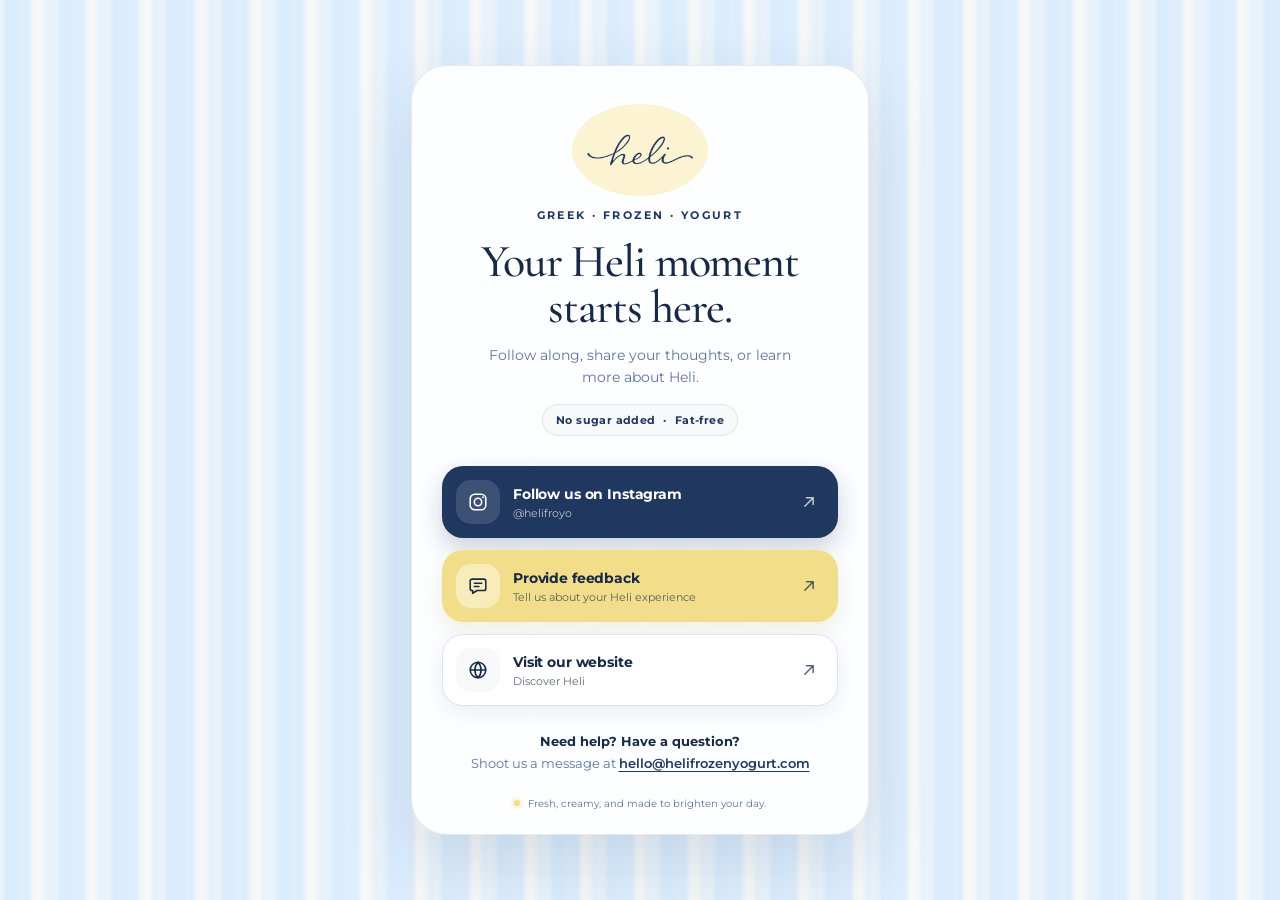
<file: links/index.html>
<!doctype html>
<html lang="en">
<head>
  <meta charset="utf-8" />
  <meta name="viewport" content="width=device-width, initial-scale=1" />
  <title>Heli Links | Greek Frozen Yogurt</title>
  <meta name="description" content="Follow Heli, share feedback, and explore our Greek frozen yogurt." />
  <meta name="theme-color" content="#F6F8F9" />
  <link rel="canonical" href="https://www.helifrozenyogurt.com/links/" />
  <meta property="og:title" content="Heli Links" />
  <meta property="og:description" content="Follow · Share · Visit" />
  <meta property="og:type" content="website" />
  <meta property="og:url" content="https://www.helifrozenyogurt.com/links/" />
  <meta property="og:image" content="https://www.helifrozenyogurt.com/assets/heli-logo.png" />
  <meta name="twitter:card" content="summary" />
  <link rel="icon" href="../favicon.ico" sizes="any" />
  <link rel="icon" type="image/png" sizes="32x32" href="../assets/favicon-32x32.png" />
  <link rel="apple-touch-icon" sizes="180x180" href="../assets/apple-touch-icon.png" />
  <link rel="preconnect" href="https://fonts.googleapis.com" />
  <link rel="preconnect" href="https://fonts.gstatic.com" crossorigin />
  <link href="https://fonts.googleapis.com/css2?family=Cormorant+Garamond:wght@400;500;600&family=Montserrat:wght@400;500;600;700&display=swap" rel="stylesheet" />
  <style>
    :root {
      --navy: #20375F;
      --navy-deep: #172945;
      --white: #FFFFFF;
      --cream: #F6F8F9;
      --yellow: #F2DE8A;
      --yellow-soft: #FBF3D2;
      --slate: #5F759C;
    }

    * { box-sizing: border-box; }

    html {
      min-height: 100%;
      background: var(--cream);
    }

    body {
      min-height: 100vh;
      min-height: 100svh;
      margin: 0;
      color: var(--navy);
      font-family: "Montserrat", system-ui, -apple-system, BlinkMacSystemFont, "Segoe UI", sans-serif;
      background: var(--cream) url("../assets/heli-stripes.png") repeat center top;
      background-size: 3840px auto;
      -webkit-font-smoothing: antialiased;
    }

    .page {
      position: relative;
      display: grid;
      min-height: 100vh;
      min-height: 100svh;
      place-items: center;
      overflow: hidden;
      padding: 32px 20px;
    }

    .card {
      position: relative;
      z-index: 1;
      width: min(100%, 458px);
      padding: 38px 30px 24px;
      border: 1px solid rgba(32, 55, 95, .10);
      border-radius: 36px;
      background: rgba(255, 255, 255, .88);
      box-shadow: 0 28px 70px rgba(32, 55, 95, .13);
      backdrop-filter: blur(16px);
    }

    .header { text-align: center; }

    .logo-wrap {
      display: grid;
      width: 136px;
      height: 92px;
      margin: 0 auto 4px;
      place-items: center;
      border-radius: 50%;
      background: var(--yellow-soft);
    }

    .logo {
      display: block;
      width: 116px;
      height: auto;
    }

    .eyebrow {
      margin: 12px 0 0;
      color: var(--navy);
      font-size: 11px;
      font-weight: 700;
      letter-spacing: .22em;
      text-transform: uppercase;
    }

    h1 {
      max-width: 340px;
      margin: 17px auto 0;
      color: var(--navy-deep);
      font-family: "Cormorant Garamond", Georgia, serif;
      font-size: clamp(38px, 9vw, 46px);
      font-weight: 500;
      letter-spacing: -.025em;
      line-height: .98;
    }

    .intro {
      max-width: 335px;
      margin: 14px auto 0;
      color: var(--slate);
      font-size: 14px;
      line-height: 1.6;
    }

    .pills {
      display: inline-flex;
      align-items: center;
      gap: 8px;
      margin-top: 16px;
      padding: 8px 13px;
      border: 1px solid rgba(32, 55, 95, .10);
      border-radius: 999px;
      background: rgba(246, 248, 249, .80);
      color: var(--navy);
      font-size: 11px;
      font-weight: 700;
      letter-spacing: .035em;
    }

    .links {
      display: grid;
      gap: 12px;
      margin-top: 30px;
    }

    .link {
      display: grid;
      grid-template-columns: 44px 1fr 22px;
      min-height: 72px;
      align-items: center;
      gap: 13px;
      padding: 12px 16px 12px 13px;
      border: 1px solid transparent;
      border-radius: 21px;
      color: inherit;
      text-align: left;
      text-decoration: none;
      transition: transform .18s ease, box-shadow .18s ease, border-color .18s ease;
    }

    .link:hover { transform: translateY(-2px); }

    .link:active { transform: translateY(0) scale(.99); }

    .link:focus-visible {
      outline: 3px solid rgba(32, 55, 95, .25);
      outline-offset: 3px;
    }

    .instagram {
      color: var(--white);
      background: var(--navy);
      box-shadow: 0 10px 24px rgba(32, 55, 95, .22);
    }

    .instagram:hover {
      background: var(--navy-deep);
      box-shadow: 0 14px 28px rgba(32, 55, 95, .25);
    }

    .feedback {
      color: var(--navy-deep);
      background: var(--yellow);
      box-shadow: 0 8px 22px rgba(151, 126, 34, .12);
    }

    .feedback:hover { box-shadow: 0 12px 26px rgba(151, 126, 34, .17); }

    .website {
      border-color: rgba(32, 55, 95, .14);
      color: var(--navy-deep);
      background: var(--white);
      box-shadow: 0 7px 22px rgba(32, 55, 95, .07);
    }

    .website:hover {
      border-color: rgba(32, 55, 95, .24);
      box-shadow: 0 12px 26px rgba(32, 55, 95, .10);
    }

    .icon {
      display: grid;
      width: 44px;
      height: 44px;
      place-items: center;
      border-radius: 15px;
    }

    .instagram .icon { background: rgba(255, 255, 255, .13); }
    .feedback .icon { background: rgba(255, 255, 255, .42); }
    .website .icon { background: var(--cream); }
    .icon svg { width: 22px; height: 22px; }

    .copy {
      display: grid;
      min-width: 0;
      gap: 3px;
    }

    .copy strong {
      font-size: 14px;
      font-weight: 700;
      letter-spacing: -.01em;
    }

    .copy small {
      overflow: hidden;
      color: inherit;
      font-size: 11px;
      opacity: .69;
      text-overflow: ellipsis;
      white-space: nowrap;
    }

    .arrow {
      width: 20px;
      height: 20px;
      opacity: .72;
      transition: transform .18s ease;
    }

    .link:hover .arrow { transform: translate(2px, -2px); }

    .contact {
      margin-top: 24px;
      color: var(--slate);
      font-size: 13px;
      line-height: 1.7;
      text-align: center;
    }

    .contact p { margin: 0; }
    .contact strong { color: var(--navy-deep); }

    .contact a {
      color: var(--navy);
      font-weight: 600;
      overflow-wrap: anywhere;
      text-underline-offset: 3px;
    }

    .contact a:focus-visible {
      outline: 2px solid var(--navy);
      outline-offset: 3px;
      border-radius: 2px;
    }

    footer {
      display: flex;
      align-items: center;
      justify-content: center;
      gap: 8px;
      margin-top: 22px;
      color: var(--slate);
      font-size: 10px;
      text-align: center;
    }

    footer p { margin: 0; }

    .footer-dot {
      width: 6px;
      height: 6px;
      border-radius: 50%;
      background: var(--yellow);
      box-shadow: 0 0 0 3px rgba(242, 222, 138, .25);
    }

    @media (max-width: 520px) {
      .page {
        display: block;
        min-height: 100svh;
        padding: 20px 12px;
      }

      .card {
        width: 100%;
        min-height: calc(100svh - 40px);
        padding: 34px 18px 22px;
        border: 0;
        border-radius: 24px;
        background: rgba(255, 255, 255, .94);
        box-shadow: none;
      }

      .logo-wrap {
        width: 124px;
        height: 82px;
      }

      .logo { width: 106px; }
      h1 { margin-top: 15px; }
      .links { margin-top: 25px; }
    }

    @media (max-height: 730px) and (max-width: 520px) {
      .card { padding-top: 22px; }
      .logo-wrap { width: 108px; height: 68px; }
      .logo { width: 92px; }
      .eyebrow { margin-top: 8px; }
      h1 { margin-top: 11px; font-size: 34px; }
      .intro { margin-top: 9px; }
      .pills { margin-top: 11px; }
      .links { gap: 9px; margin-top: 18px; }
      .link { min-height: 64px; }
      footer { margin-top: 15px; }
    }

    @media (prefers-reduced-motion: reduce) {
      .link,
      .arrow { transition: none; }
    }
  </style>
</head>
<body>
  <main class="page">
    <section class="card" aria-labelledby="page-title">
      <header class="header">
        <div class="logo-wrap">
          <img class="logo" src="../assets/heli-logo.png" alt="Heli" width="400" height="145" />
        </div>
        <p class="eyebrow">Greek · Frozen · Yogurt</p>
        <h1 id="page-title">Your Heli moment starts here.</h1>
        <p class="intro">Follow along, share your thoughts, or learn more about Heli.</p>
        <div class="pills" aria-label="Product highlights">
          <span>No sugar added</span>
          <span aria-hidden="true">·</span>
          <span>Fat-free</span>
        </div>
      </header>

      <nav class="links" aria-label="Heli links">
        <a class="link instagram" href="https://www.instagram.com/helifroyo/" target="_blank" rel="noopener">
          <span class="icon">
            <svg aria-hidden="true" viewBox="0 0 24 24" fill="none">
              <rect x="3.5" y="3.5" width="17" height="17" rx="5" stroke="currentColor" stroke-width="1.7" />
              <circle cx="12" cy="12" r="4" stroke="currentColor" stroke-width="1.7" />
              <circle cx="17.4" cy="6.8" r="1" fill="currentColor" />
            </svg>
          </span>
          <span class="copy">
            <strong>Follow us on Instagram</strong>
            <small>@helifroyo</small>
          </span>
          <svg class="arrow" aria-hidden="true" viewBox="0 0 24 24" fill="none">
            <path d="M7 17 17 7M9 7h8v8" stroke="currentColor" stroke-width="1.8" stroke-linecap="round" stroke-linejoin="round" />
          </svg>
        </a>

        <a class="link feedback" href="https://www.helifrozenyogurt.com/#feedback">
          <span class="icon">
            <svg aria-hidden="true" viewBox="0 0 24 24" fill="none">
              <path d="M5.5 4.5h13a2 2 0 0 1 2 2v8.4a2 2 0 0 1-2 2H11l-4.8 3v-3H5.5a2 2 0 0 1-2-2V6.5a2 2 0 0 1 2-2Z" stroke="currentColor" stroke-width="1.7" stroke-linecap="round" stroke-linejoin="round" />
              <path d="M8 9h8M8 12.5h5" stroke="currentColor" stroke-width="1.7" stroke-linecap="round" />
            </svg>
          </span>
          <span class="copy">
            <strong>Provide feedback</strong>
            <small>Tell us about your Heli experience</small>
          </span>
          <svg class="arrow" aria-hidden="true" viewBox="0 0 24 24" fill="none">
            <path d="M7 17 17 7M9 7h8v8" stroke="currentColor" stroke-width="1.8" stroke-linecap="round" stroke-linejoin="round" />
          </svg>
        </a>

        <a class="link website" href="https://www.helifrozenyogurt.com/">
          <span class="icon">
            <svg aria-hidden="true" viewBox="0 0 24 24" fill="none">
              <circle cx="12" cy="12" r="8.5" stroke="currentColor" stroke-width="1.7" />
              <path d="M3.8 12h16.4M12 3.5c2.2 2.3 3.4 5.1 3.4 8.5S14.2 18.2 12 20.5M12 3.5C9.8 5.8 8.6 8.6 8.6 12s1.2 6.2 3.4 8.5" stroke="currentColor" stroke-width="1.7" stroke-linecap="round" />
            </svg>
          </span>
          <span class="copy">
            <strong>Visit our website</strong>
            <small>Discover Heli</small>
          </span>
          <svg class="arrow" aria-hidden="true" viewBox="0 0 24 24" fill="none">
            <path d="M7 17 17 7M9 7h8v8" stroke="currentColor" stroke-width="1.8" stroke-linecap="round" stroke-linejoin="round" />
          </svg>
        </a>
      </nav>

      <section class="contact" aria-label="Contact Heli">
        <p><strong>Need help? Have a question?</strong><br />
          Shoot us a message at <a href="mailto:hello@helifrozenyogurt.com">hello@helifrozenyogurt.com</a>
        </p>
      </section>

      <footer>
        <span class="footer-dot" aria-hidden="true"></span>
        <p>Fresh, creamy, and made to brighten your day.</p>
      </footer>
    </section>
  </main>
</body>
</html>
</file>
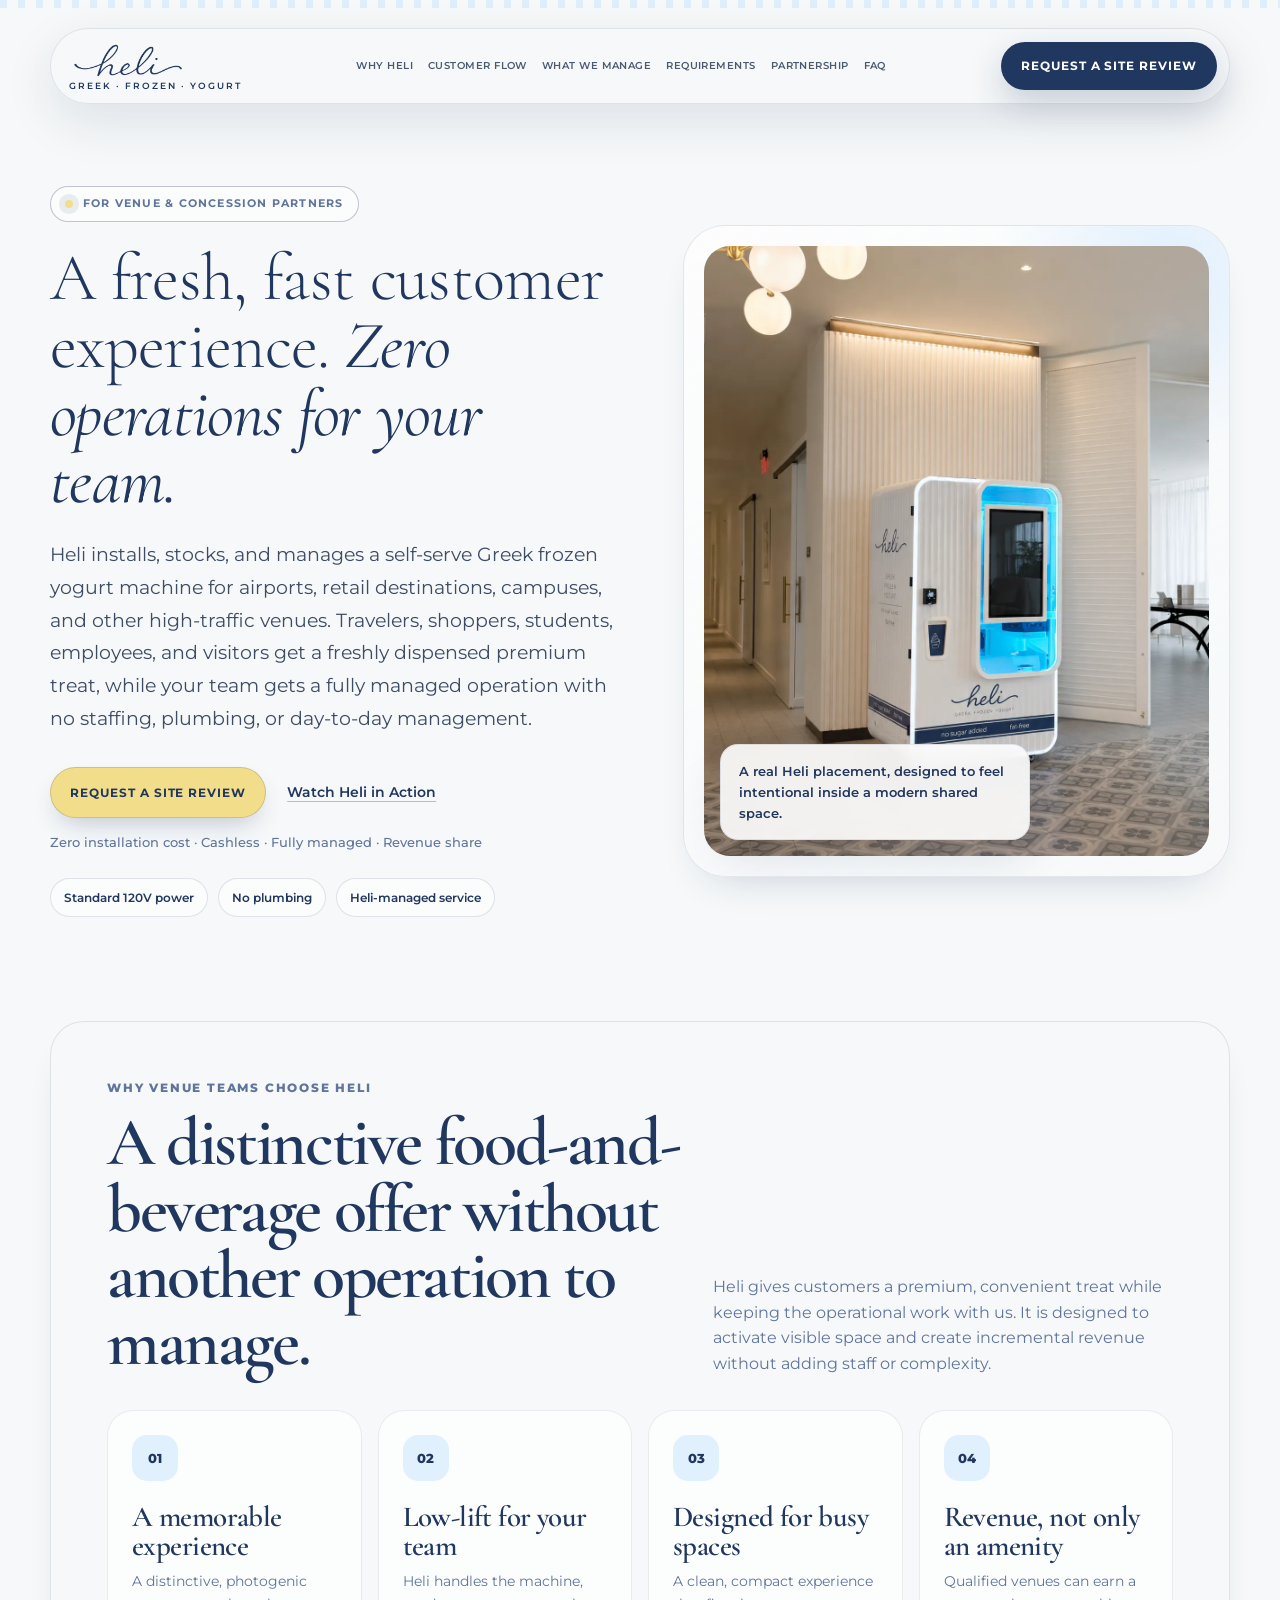
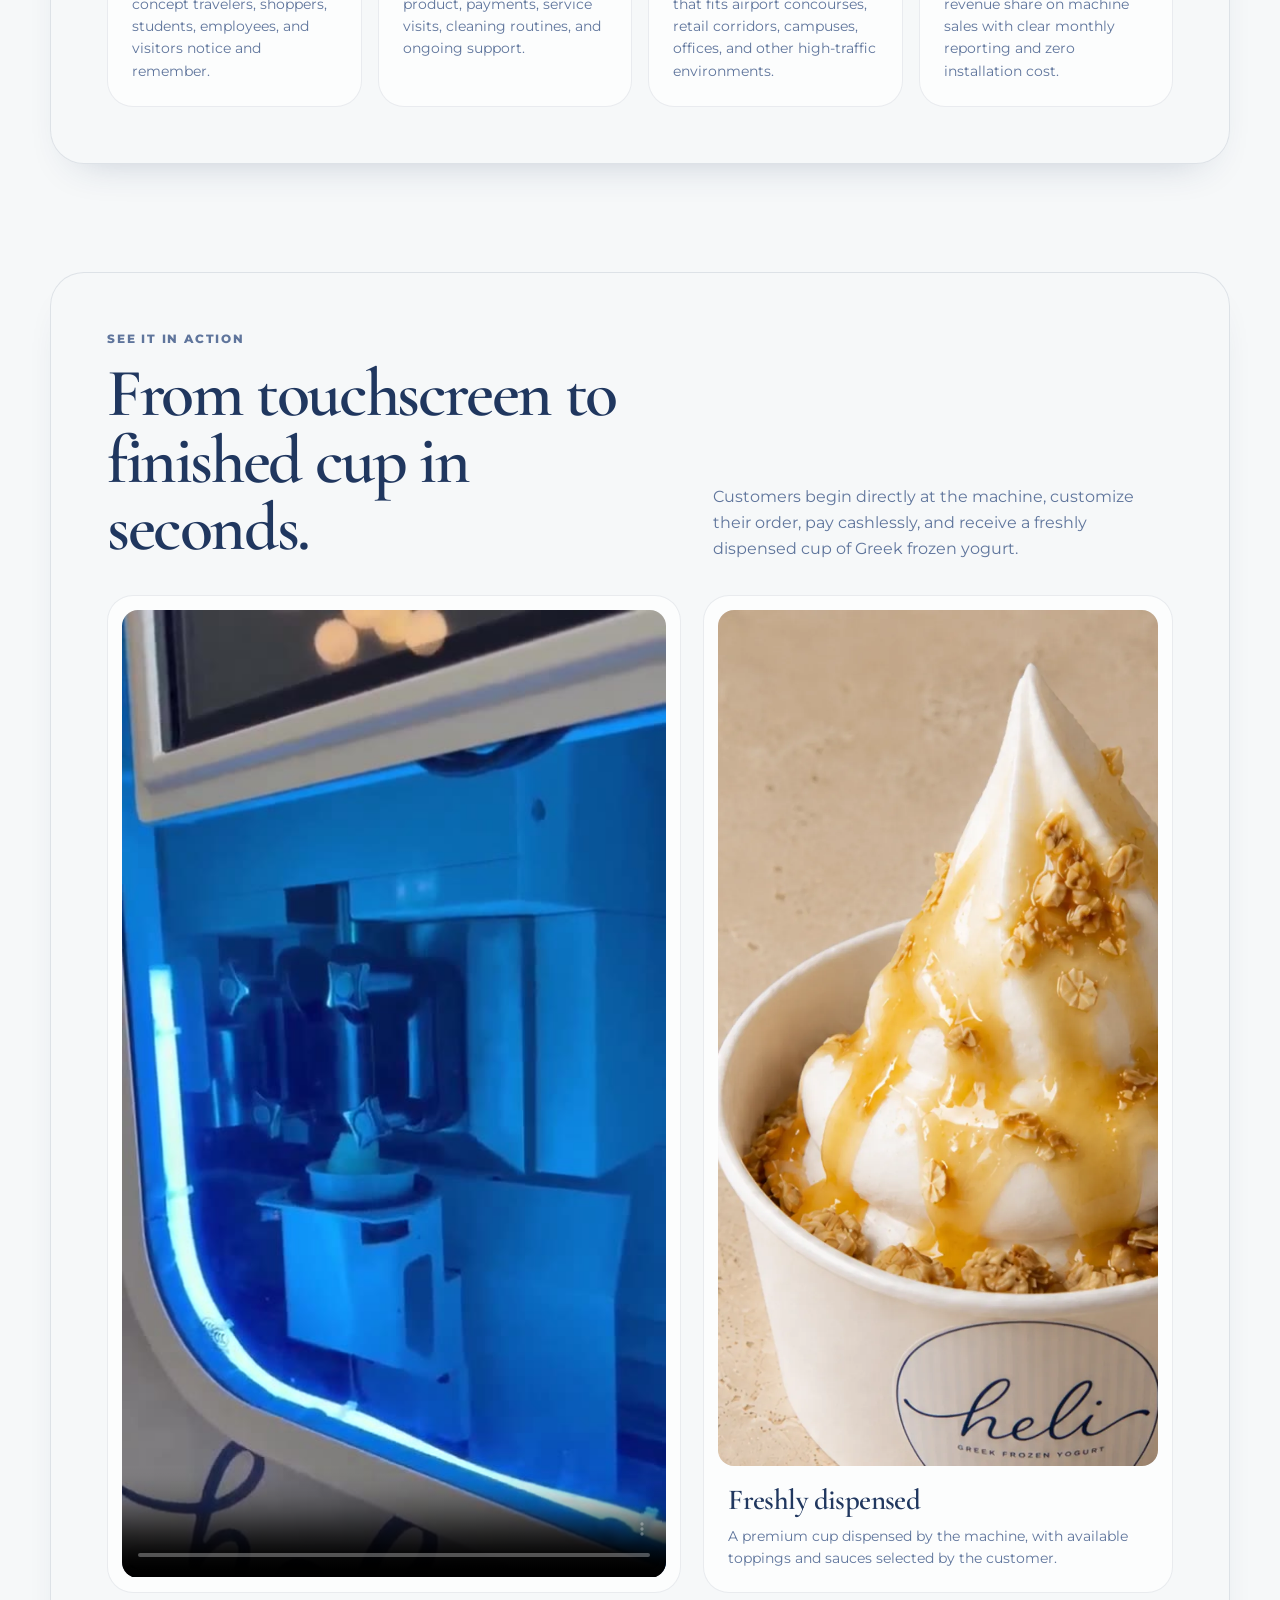
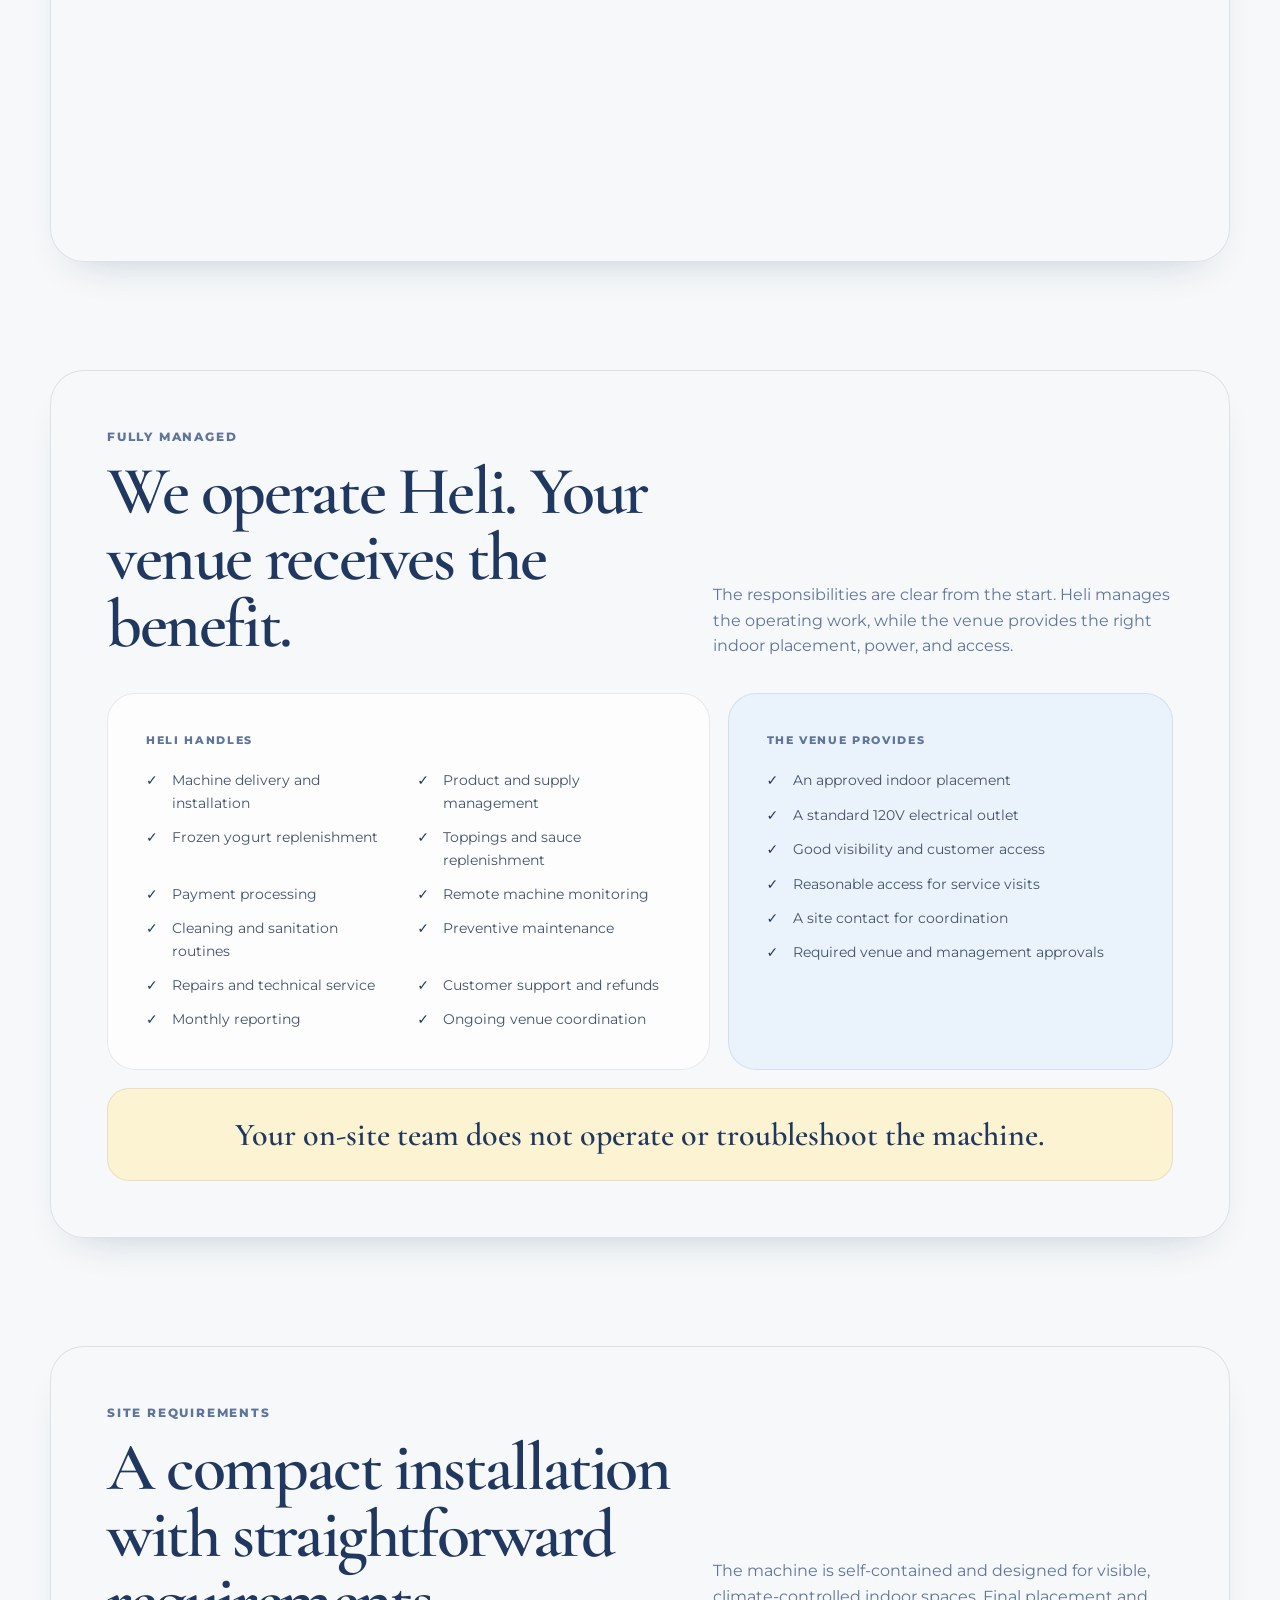
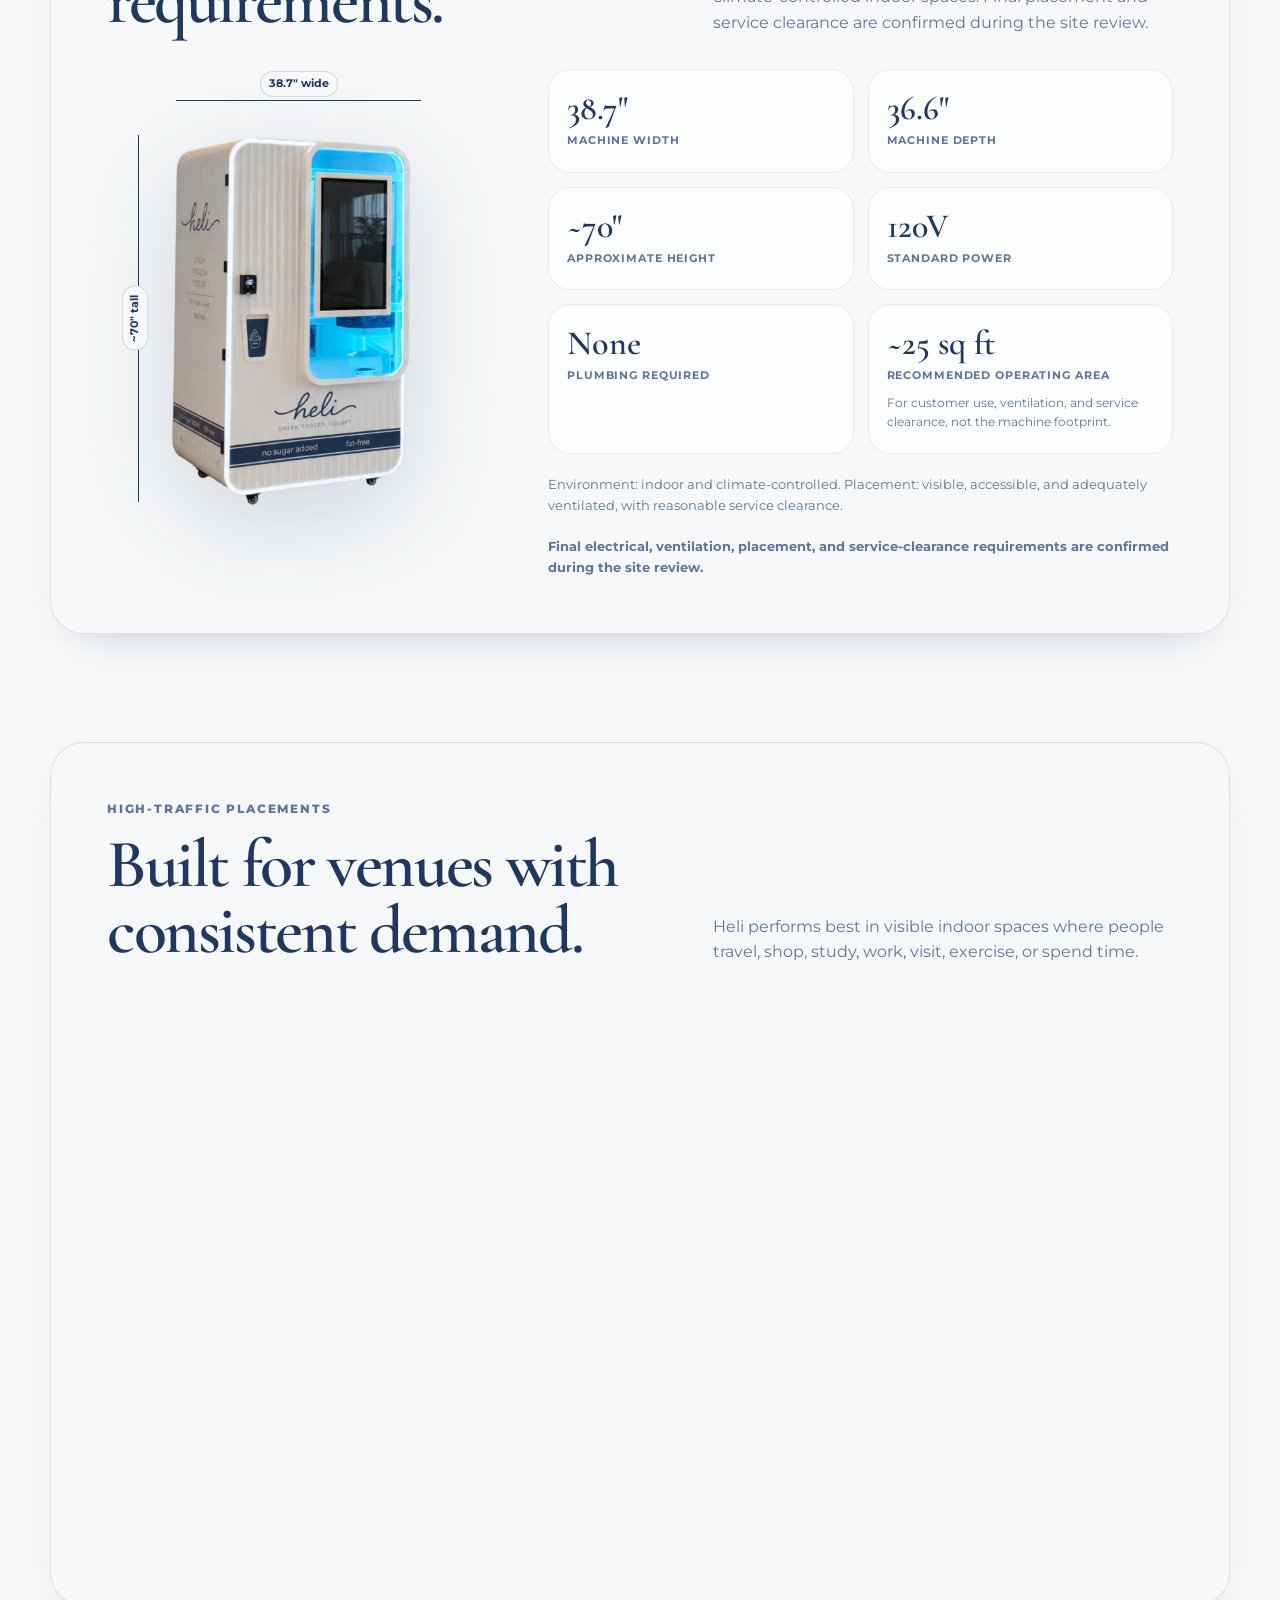
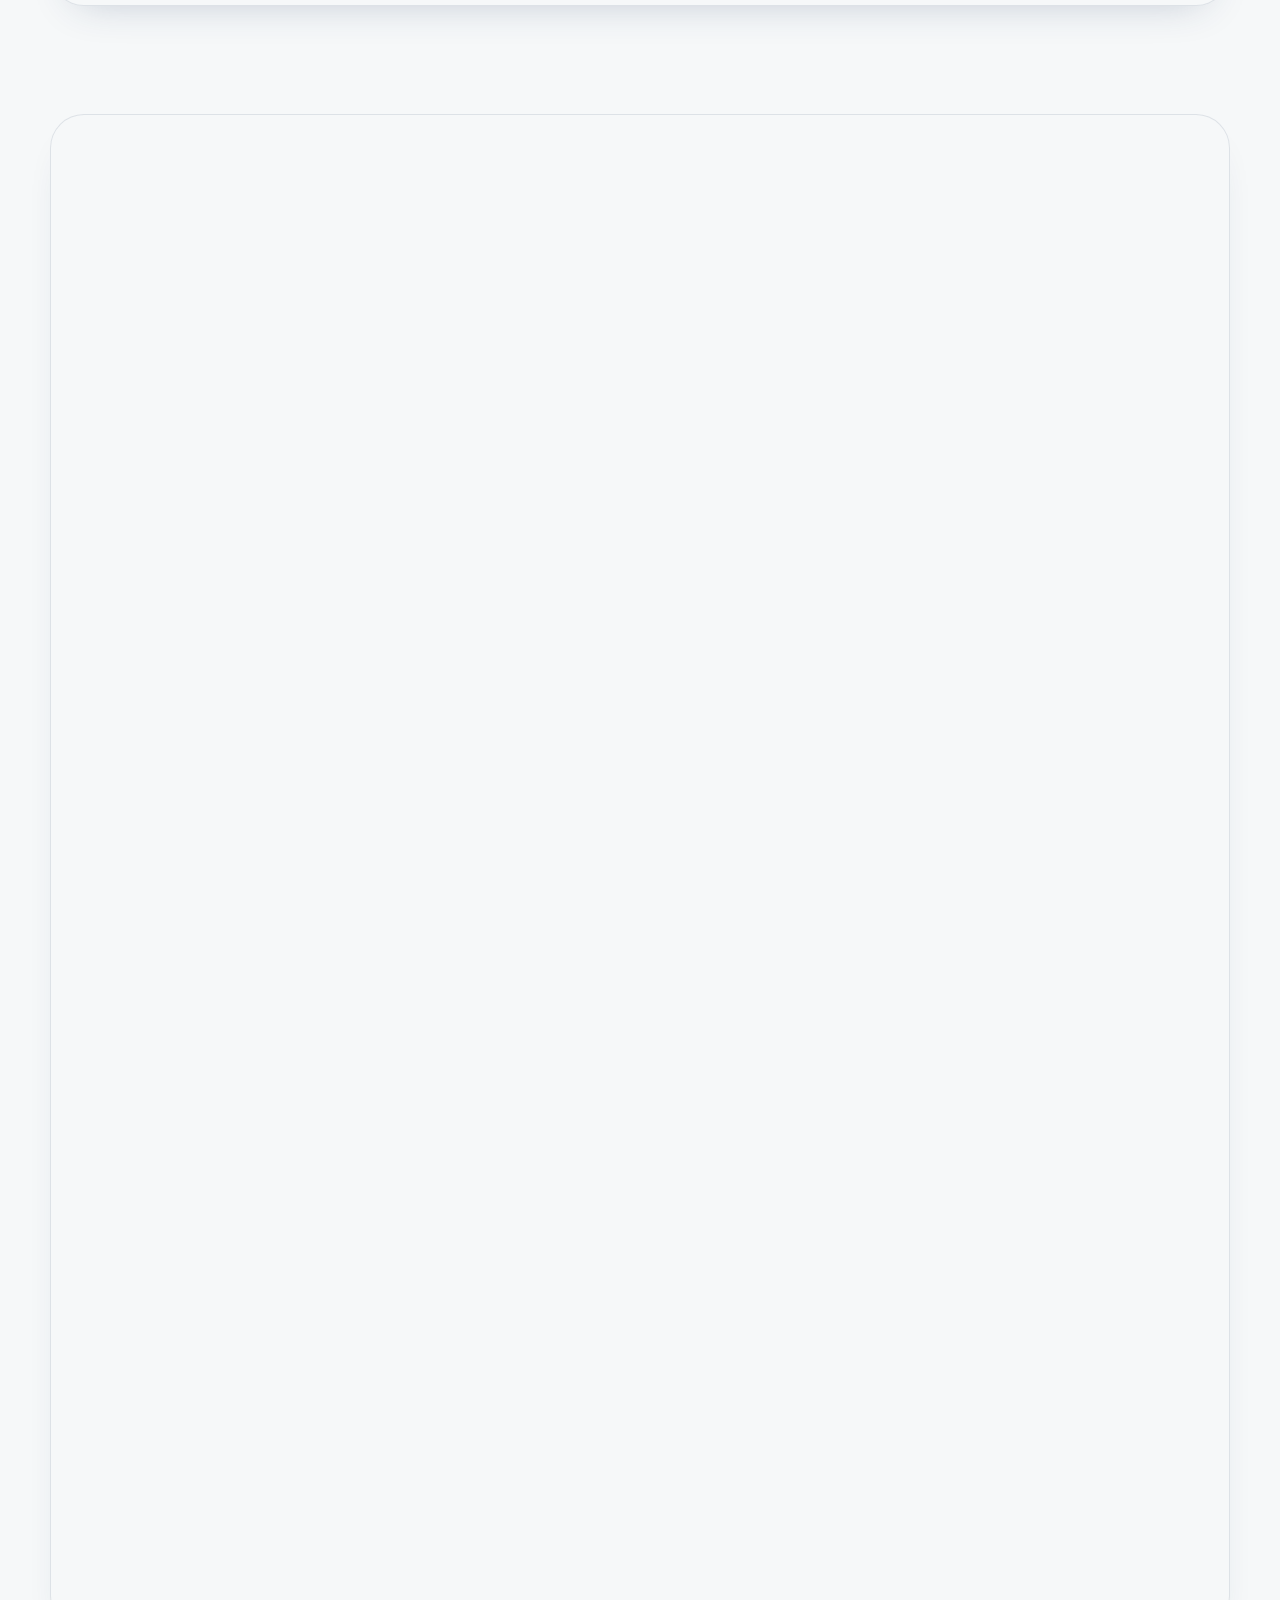
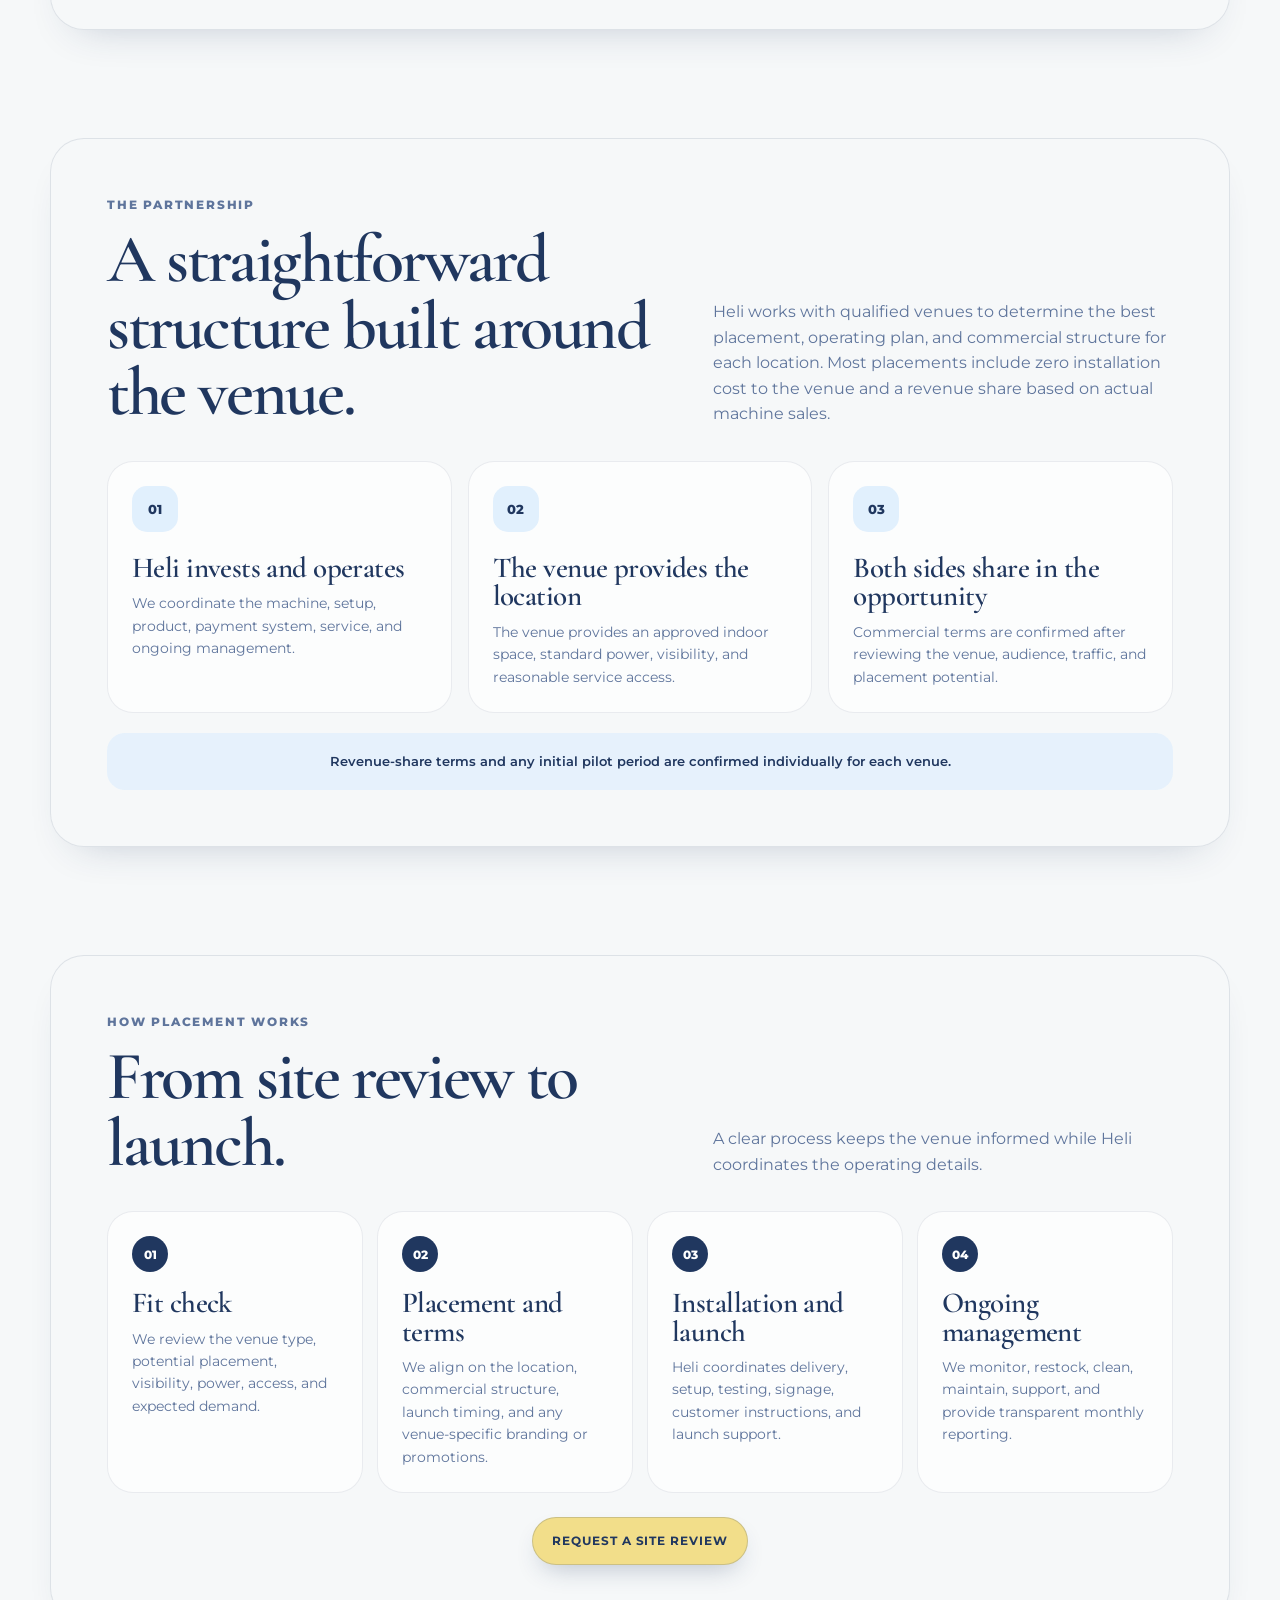
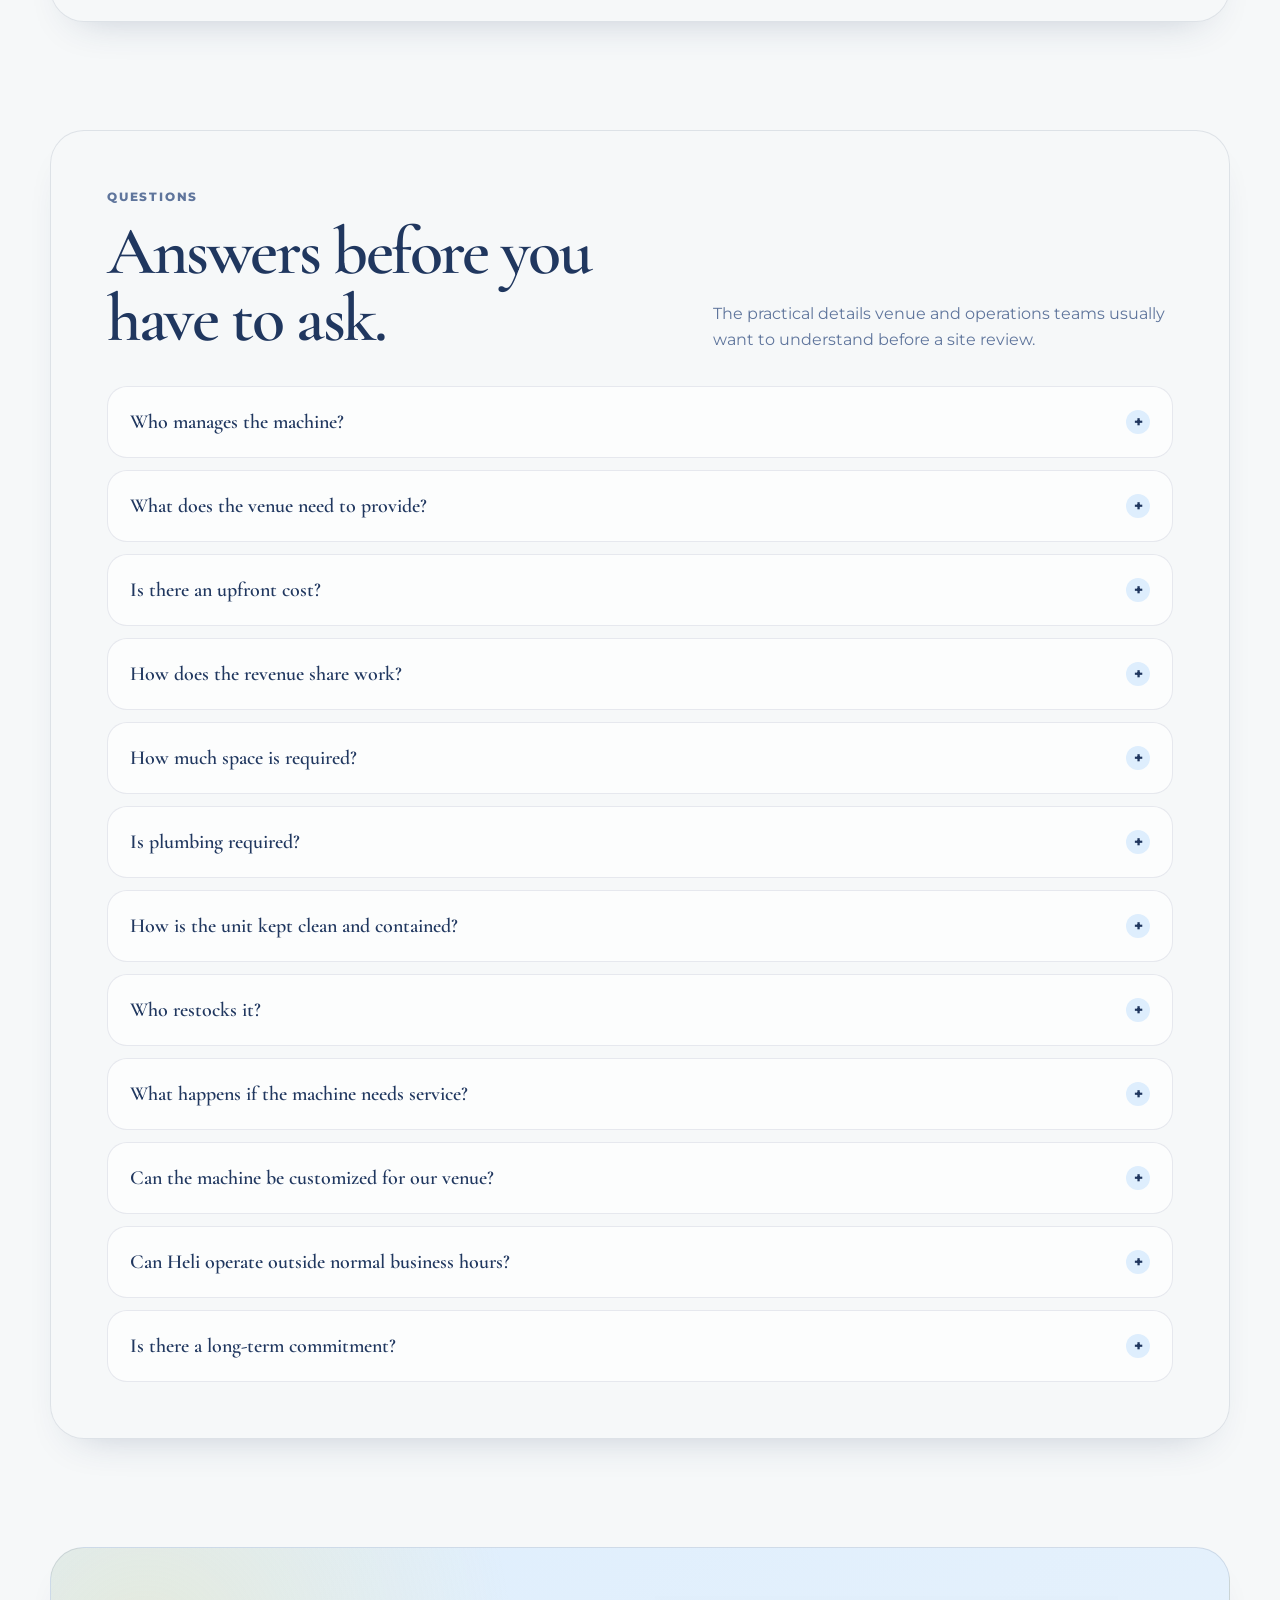
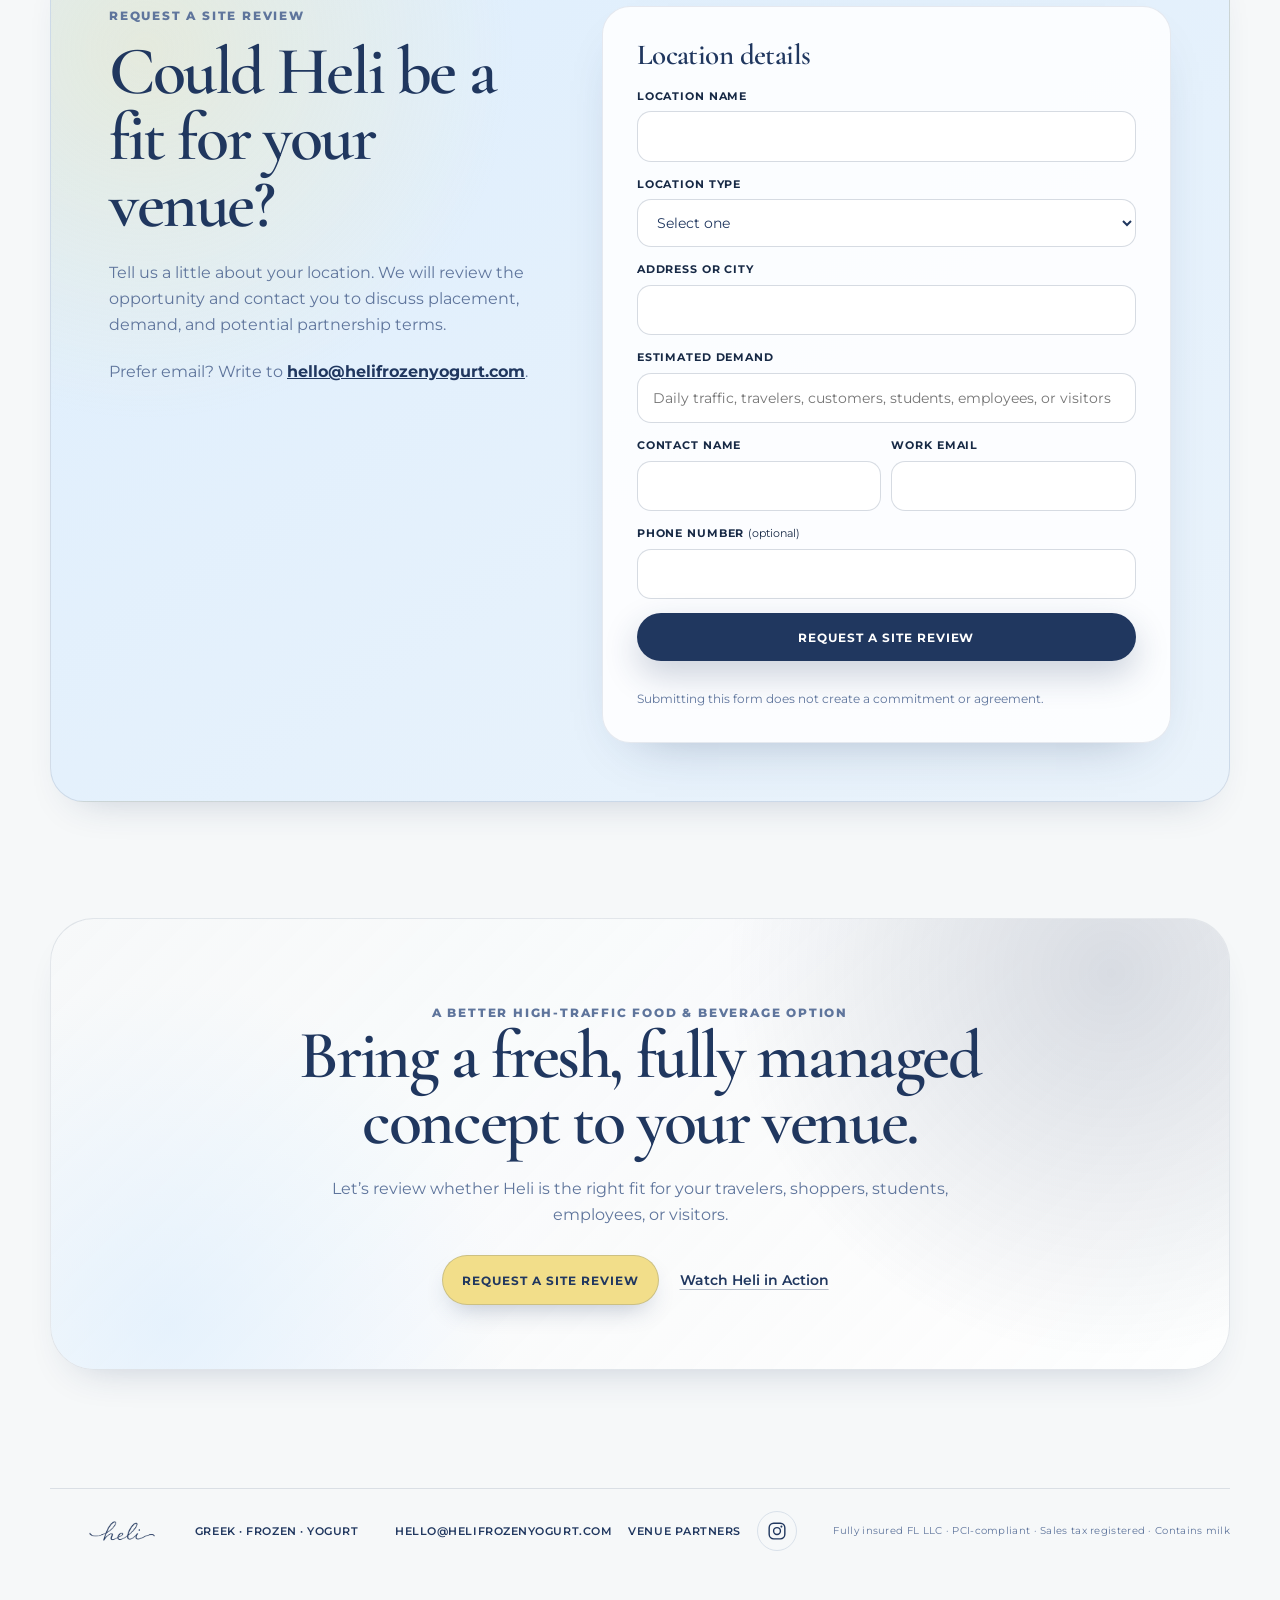
<file: partners/index.html>
<!doctype html>

<html lang="en">
<head>
<meta charset="utf-8"/>
<meta content="width=device-width, initial-scale=1" name="viewport"/>
<title>Heli Venue Partners | Fully Managed Greek Frozen Yogurt</title>
<meta content="Bring fully managed, self-serve Greek frozen yogurt to airports, travel hubs, retail centers, universities, healthcare facilities, workplaces, and other high-traffic venues." name="description"/>
<meta content="#20375F" name="theme-color"/>
<link href="https://helifrozenyogurt.com/partners/" rel="canonical"/>
<meta content="Heli Venue &amp; Concession Partners" property="og:title"/>
<meta content="Fast, cashless, freshly dispensed Greek frozen yogurt, installed, stocked, and managed entirely by Heli." property="og:description"/>
<meta content="website" property="og:type"/>
<meta content="https://helifrozenyogurt.com/partners/" property="og:url"/>
<meta content="https://helifrozenyogurt.com/assets/heli_gio_midtown.jpg" property="og:image"/>
<meta content="A Heli frozen yogurt machine installed in a premium indoor shared space" property="og:image:alt"/>
<meta content="summary_large_image" name="twitter:card"/>
<link href="../favicon.ico" rel="icon" sizes="any"/>
<link href="../assets/favicon-16x16.png" rel="icon" sizes="16x16" type="image/png"/>
<link href="../assets/favicon-32x32.png" rel="icon" sizes="32x32" type="image/png"/>
<link href="../assets/favicon-192x192.png" rel="icon" sizes="192x192" type="image/png"/>
<link href="../assets/apple-touch-icon.png" rel="apple-touch-icon" sizes="180x180"/>
<link href="https://fonts.googleapis.com" rel="preconnect"/>
<link crossorigin="" href="https://fonts.gstatic.com" rel="preconnect"/>
<link href="https://fonts.googleapis.com/css2?family=Cormorant+Garamond:ital,wght@0,300;0,400;0,500;0,600;1,400;1,500&amp;family=Montserrat:wght@300;400;500;600;700&amp;display=swap" rel="stylesheet"/>
<link as="image" fetchpriority="high" href="../assets/heli_gio_midtown.webp" rel="preload"/>
<link href="styles.css" rel="stylesheet"/>
<script type="application/ld+json">
  {
    "@context": "https://schema.org",
    "@graph": [
      {
        "@type": "Organization",
        "@id": "https://helifrozenyogurt.com/#organization",
        "name": "Heli Frozen Yogurt",
        "url": "https://helifrozenyogurt.com/",
        "logo": "https://helifrozenyogurt.com/assets/heli-logo.png",
        "email": "hello@helifrozenyogurt.com",
        "sameAs": ["https://www.instagram.com/helifroyo/"]
      },
      {
        "@type": "FAQPage",
        "mainEntity": [
          {"@type":"Question","name":"Who manages the machine?","acceptedAnswer":{"@type":"Answer","text":"Heli manages installation, product supply, restocking, payment processing, cleaning routines, maintenance, repairs, customer support, and ongoing venue coordination."}},
          {"@type":"Question","name":"What does the venue need to provide?","acceptedAnswer":{"@type":"Answer","text":"The venue provides an approved indoor placement, a standard 120V outlet, visibility, customer access, service access, and required site approvals."}},
          {"@type":"Question","name":"Is there an upfront cost?","acceptedAnswer":{"@type":"Answer","text":"Qualified placements generally have no installation or equipment cost to the venue. Final commercial terms are confirmed during the site review."}},
          {"@type":"Question","name":"How does the revenue share work?","acceptedAnswer":{"@type":"Answer","text":"For applicable placements, the venue receives an agreed share of eligible machine sales. Heli provides transparent monthly reporting and payments according to the partnership agreement."}},
          {"@type":"Question","name":"How much space is required?","acceptedAnswer":{"@type":"Answer","text":"The machine measures approximately 38.7 inches wide by 36.6 inches deep and approximately 70 inches high. Additional space is needed for customer access, ventilation, and service clearance."}},
          {"@type":"Question","name":"Is plumbing required?","acceptedAnswer":{"@type":"Answer","text":"No. The machine is self-contained and requires standard electrical service rather than plumbing."}},
          {"@type":"Question","name":"How is the unit kept clean and contained?","acceptedAnswer":{"@type":"Answer","text":"Dispensing takes place inside an enclosed chamber designed to contain drips and spills. Heli performs scheduled cleaning, sanitation, refill, and maintenance visits and monitors the machine remotely."}},
          {"@type":"Question","name":"Who restocks it?","acceptedAnswer":{"@type":"Answer","text":"Heli monitors inventory and coordinates regular replenishment and service visits."}},
          {"@type":"Question","name":"What happens if the machine needs service?","acceptedAnswer":{"@type":"Answer","text":"Heli remotely monitors the unit and coordinates technical support and repairs. The venue team does not troubleshoot the equipment."}},
          {"@type":"Question","name":"Can the machine be customized for our venue?","acceptedAnswer":{"@type":"Answer","text":"Custom branding, customer promotions, launch offers, and venue-specific programs may be available depending on the partnership."}},
          {"@type":"Question","name":"Can Heli operate outside normal business hours?","acceptedAnswer":{"@type":"Answer","text":"The machine can generally operate whenever the surrounding space is accessible, subject to venue rules and the agreed operating schedule."}},
          {"@type":"Question","name":"Is there a long-term commitment?","acceptedAnswer":{"@type":"Answer","text":"The agreement depends on the placement. Initial pilot periods may be used so both Heli and the venue can confirm the fit before discussing a longer arrangement."}}
        ]
      }
    ]
  }
  </script>
</head>
<body>
<div aria-hidden="true" class="stripe-band"></div>
<header class="nav-wrap" id="siteHeader">
<div class="page-shell">
<nav aria-label="Primary navigation" class="nav">
<a aria-label="Heli Frozen Yogurt homepage" class="brand-lockup" href="../index.html">
<div>
<picture>
<source srcset="../assets/heli-logo.webp" type="image/webp"/>
<img alt="Heli" class="brand-logo" decoding="async" height="43" src="../assets/heli-logo.png" width="118"/>
</picture>
<span class="brand-subtext">Greek · Frozen · Yogurt</span>
</div>
</a>
<div aria-label="Page sections" class="nav-links" id="navLinks">
<a href="#why-heli">Why Heli</a>
<a href="#experience">Customer Flow</a>
<a href="#managed">What We Manage</a>
<a href="#requirements">Requirements</a>
<a href="#partnership">Partnership</a>
<a href="#faq">FAQ</a>
</div>
<div class="nav-actions">
<button aria-controls="navLinks" aria-expanded="false" aria-label="Open menu" class="nav-toggle" id="navToggle" type="button">
<span class="nav-toggle-bar"></span><span class="nav-toggle-bar"></span><span class="nav-toggle-bar"></span>
</button>
<a class="button button-primary nav-cta" href="#site-review"><span class="cta-full">Request a Site Review</span><span class="cta-short">Site Review</span></a>
</div>
</nav>
</div>
</header>
<main id="top">
<section aria-labelledby="hero-title" class="hero">
<div class="page-shell hero-grid">
<div>
<div class="eyebrow"><span class="eyebrow-dot"></span> For Venue &amp; Concession Partners</div>
<h1 id="hero-title">A fresh, fast customer experience. <em>Zero operations for your team.</em></h1>
<p class="hero-copy">Heli installs, stocks, and manages a self-serve Greek frozen yogurt machine for airports, retail destinations, campuses, and other high-traffic venues. Travelers, shoppers, students, employees, and visitors get a freshly dispensed premium treat, while your team gets a fully managed operation with no staffing, plumbing, or day-to-day management.</p>
<div class="hero-actions">
<a class="button button-butter" href="#site-review">Request a Site Review</a>
<a class="button button-secondary" href="#experience">Watch Heli in Action</a>
</div>
<p class="hero-microcopy">Zero installation cost · Cashless · Fully managed · Revenue share</p>
<div aria-label="Heli placement highlights" class="hero-proof">
<span class="proof-chip">Standard 120V power</span>
<span class="proof-chip">No plumbing</span>
<span class="proof-chip">Heli-managed service</span>
</div>
</div>
<div class="hero-media" data-reveal="">
<picture>
<source srcset="../assets/heli_gio_midtown.webp" type="image/webp"/>
<img alt="A Heli frozen yogurt machine installed in a premium indoor shared space" decoding="async" fetchpriority="high" height="1402" src="../assets/heli_gio_midtown.jpg" width="1122"/>
</picture>
<div class="hero-media-label">A real Heli placement, designed to feel intentional inside a modern shared space.</div>
</div>
</div>
</section>
<section id="why-heli">
<div class="page-shell section-card">
<div class="section-heading">
<div>
<p class="section-kicker">Why Venue Teams Choose Heli</p>
<h2>A distinctive food-and-beverage offer without another operation to manage.</h2>
</div>
<p class="section-intro">Heli gives customers a premium, convenient treat while keeping the operational work with us. It is designed to activate visible space and create incremental revenue without adding staff or complexity.</p>
</div>
<div class="cards-grid">
<article class="feature-card" data-reveal=""><span class="card-number">01</span><h3>A memorable experience</h3><p>A distinctive, photogenic concept travelers, shoppers, students, employees, and visitors notice and remember.</p></article>
<article class="feature-card" data-reveal=""><span class="card-number">02</span><h3>Low-lift for your team</h3><p>Heli handles the machine, product, payments, service visits, cleaning routines, and ongoing support.</p></article>
<article class="feature-card" data-reveal=""><span class="card-number">03</span><h3>Designed for busy spaces</h3><p>A clean, compact experience that fits airport concourses, retail corridors, campuses, offices, and other high-traffic environments.</p></article>
<article class="feature-card" data-reveal=""><span class="card-number">04</span><h3>Revenue, not only an amenity</h3><p>Qualified venues can earn a revenue share on machine sales with clear monthly reporting and zero installation cost.</p></article>
</div>
</div>
</section>
<section id="experience">
<div class="page-shell section-card">
<div class="section-heading">
<div><p class="section-kicker">See It in Action</p><h2>From touchscreen to finished cup in seconds.</h2></div>
<p class="section-intro">Customers begin directly at the machine, customize their order, pay cashlessly, and receive a freshly dispensed cup of Greek frozen yogurt.</p>
</div>
<div class="experience-layout">
<div class="video-card" data-reveal="">
<video aria-label="Heli machine preparing and dispensing a cup of frozen yogurt" autoplay="" controls="" loop="" muted="" playsinline="" poster="../assets/heli_machine_demo_poster.jpg" preload="metadata" src="../assets/heli_machine_demo.mp4"></video>
</div>
<div class="product-card" data-reveal="">
<picture><source srcset="../assets/heli_cup_honey.webp" type="image/webp"/><img alt="A finished Heli Greek frozen yogurt cup with honey and granola" decoding="async" height="1423" loading="lazy" src="../assets/heli_cup_honey.jpg" width="1100"/></picture>
<div class="product-caption"><h3>Freshly dispensed</h3><p>A premium cup dispensed by the machine, with available toppings and sauces selected by the customer.</p></div>
</div>
</div>
<div class="steps-grid">
<article class="step-card" data-reveal=""><span class="step-number">01</span><h3>Start your order</h3><p>Begin directly at the touchscreen. No app or account is required.</p></article>
<article class="step-card" data-reveal=""><span class="step-number">02</span><h3>Make it yours</h3><p>Choose the available toppings and sauces to personalize the cup.</p></article>
<article class="step-card" data-reveal=""><span class="step-number">03</span><h3>Pay and enjoy</h3><p>Complete cashless payment and receive a freshly prepared cup.</p></article>
</div>
</div>
</section>
<section id="managed">
<div class="page-shell section-card">
<div class="section-heading">
<div><p class="section-kicker">Fully Managed</p><h2>We operate Heli. Your venue receives the benefit.</h2></div>
<p class="section-intro">The responsibilities are clear from the start. Heli manages the operating work, while the venue provides the right indoor placement, power, and access.</p>
</div>
<div class="responsibility-grid">
<div class="responsibility-panel" data-reveal="">
<span class="panel-label">Heli Handles</span>
<ul class="check-list">
<li>Machine delivery and installation</li><li>Product and supply management</li><li>Frozen yogurt replenishment</li><li>Toppings and sauce replenishment</li><li>Payment processing</li><li>Remote machine monitoring</li><li>Cleaning and sanitation routines</li><li>Preventive maintenance</li><li>Repairs and technical service</li><li>Customer support and refunds</li><li>Monthly reporting</li><li>Ongoing venue coordination</li>
</ul>
</div>
<div class="responsibility-panel property" data-reveal="">
<span class="panel-label">The Venue Provides</span>
<ul class="check-list">
<li>An approved indoor placement</li><li>A standard 120V electrical outlet</li><li>Good visibility and customer access</li><li>Reasonable access for service visits</li><li>A site contact for coordination</li><li>Required venue and management approvals</li>
</ul>
</div>
</div>
<div class="managed-callout" data-reveal="">Your on-site team does not operate or troubleshoot the machine.</div>
</div>
</section>
<section id="requirements">
<div class="page-shell section-card">
<div class="section-heading">
<div><p class="section-kicker">Site Requirements</p><h2>A compact installation with straightforward requirements.</h2></div>
<p class="section-intro">The machine is self-contained and designed for visible, climate-controlled indoor spaces. Final placement and service clearance are confirmed during the site review.</p>
</div>
<div class="requirements-layout">
<div class="machine-spec-visual" data-reveal="">
<picture><source srcset="../assets/heli_transparent_bg.webp" type="image/webp"/><img alt="Heli frozen yogurt machine with approximate width and height dimensions" decoding="async" height="1423" loading="lazy" src="../assets/heli_transparent_bg.png" width="1100"/></picture>
<div class="dimension-line width"><span>38.7" wide</span></div>
<div class="dimension-line height"><span>~70" tall</span></div>
</div>
<div>
<div class="specs-grid">
<div class="spec-item"><span class="spec-value">38.7"</span><span class="spec-label">Machine width</span></div>
<div class="spec-item"><span class="spec-value">36.6"</span><span class="spec-label">Machine depth</span></div>
<div class="spec-item"><span class="spec-value">~70"</span><span class="spec-label">Approximate height</span></div>
<div class="spec-item"><span class="spec-value">120V</span><span class="spec-label">Standard power</span></div>
<div class="spec-item"><span class="spec-value">None</span><span class="spec-label">Plumbing required</span></div>
<div class="spec-item"><span class="spec-value">~25 sq ft</span><span class="spec-label">Recommended operating area</span><span class="spec-detail">For customer use, ventilation, and service clearance, not the machine footprint.</span></div>
</div>
<p class="section-note">Environment: indoor and climate-controlled. Placement: visible, accessible, and adequately ventilated, with reasonable service clearance.</p>
<p class="section-note"><strong>Final electrical, ventilation, placement, and service-clearance requirements are confirmed during the site review.</strong></p>
</div>
</div>
</div>
</section>
<section id="locations">
<div class="page-shell section-card">
<div class="section-heading">
<div><p class="section-kicker">High-Traffic Placements</p><h2>Built for venues with consistent demand.</h2></div>
<p class="section-intro">Heli performs best in visible indoor spaces where people travel, shop, study, work, visit, exercise, or spend time.</p>
</div>
<div class="locations-grid">
<article class="location-card" data-reveal=""><h3>Airports and travel hubs</h3><p>Freshly dispensed Greek frozen yogurt in a fast, cashless format for travelers on tight schedules.</p></article>
<article class="location-card" data-reveal=""><h3>Malls and retail centers</h3><p>A compact concept that activates visible corridors and creates incremental revenue without a full buildout.</p></article>
<article class="location-card" data-reveal=""><h3>Universities</h3><p>A cashless option for student centers and campus gathering spaces, available beyond traditional dining hours.</p></article>
<article class="location-card" data-reveal=""><h3>Hospitals and healthcare</h3><p>A convenient option for staff, visitors, and families moving through long shifts, appointments, and waiting periods.</p></article>
<article class="location-card" data-reveal=""><h3>Offices and workplaces</h3><p>A workplace treat employees notice without adding kitchen staff or day-to-day operations.</p></article>
<article class="location-card" data-reveal=""><h3>Fitness and wellness</h3><p>A better-for-you indulgence that fits naturally into wellness-oriented environments.</p></article>
<article class="location-card" data-reveal=""><h3>Hotels and resorts</h3><p>A convenient and memorable option for visible indoor guest areas.</p></article>
<article class="location-card" data-reveal=""><h3>Mixed-use and entertainment</h3><p>A flexible concept for destinations serving visitors, employees, and retail traffic throughout the day.</p></article>
</div>
</div>
</section>
<section id="placement">
<div class="page-shell section-card">
<div class="placement-band">
<div class="placement-photo" data-reveal="">
<picture><source srcset="../assets/heli_gio_midtown.webp" type="image/webp"/><img alt="Heli placed in a modern indoor venue near a shared seating area" decoding="async" height="1402" loading="lazy" src="../assets/heli_gio_midtown.jpg" width="1122"/></picture>
</div>
<div data-reveal="">
<p class="section-kicker">Placement Ideas · Heli in Place</p>
<h2>Built to belong in modern shared spaces.</h2>
<p class="section-intro" style="margin-top:20px;">Heli is designed to feel intentional inside a premium shared space, not like traditional vending. Its compact footprint, custom branding, and self-serve format make it easy to integrate into modern venues.</p>
<ul aria-label="Suggested placement areas" class="placement-list">
<li>Airport concourse</li><li>Post-security corridor</li><li>Baggage claim area</li><li>Retail corridor</li><li>Food hall edge</li><li>University center</li><li>Hospital visitor area</li><li>Office commons</li><li>Fitness center entrance</li><li>Hotel lobby</li>
</ul>
</div>
</div>
</div>
</section>
<section id="partnership">
<div class="page-shell section-card">
<div class="section-heading">
<div><p class="section-kicker">The Partnership</p><h2>A straightforward structure built around the venue.</h2></div>
<p class="section-intro">Heli works with qualified venues to determine the best placement, operating plan, and commercial structure for each location. Most placements include zero installation cost to the venue and a revenue share based on actual machine sales.</p>
</div>
<div class="partnership-grid">
<article class="partnership-card" data-reveal=""><span class="card-number">01</span><h3>Heli invests and operates</h3><p>We coordinate the machine, setup, product, payment system, service, and ongoing management.</p></article>
<article class="partnership-card" data-reveal=""><span class="card-number">02</span><h3>The venue provides the location</h3><p>The venue provides an approved indoor space, standard power, visibility, and reasonable service access.</p></article>
<article class="partnership-card" data-reveal=""><span class="card-number">03</span><h3>Both sides share in the opportunity</h3><p>Commercial terms are confirmed after reviewing the venue, audience, traffic, and placement potential.</p></article>
</div>
<p class="partnership-note">Revenue-share terms and any initial pilot period are confirmed individually for each venue.</p>
</div>
</section>
<section id="process">
<div class="page-shell section-card">
<div class="section-heading">
<div><p class="section-kicker">How Placement Works</p><h2>From site review to launch.</h2></div>
<p class="section-intro">A clear process keeps the venue informed while Heli coordinates the operating details.</p>
</div>
<div class="process-grid">
<article class="step-card" data-reveal=""><span class="step-number">01</span><h3>Fit check</h3><p>We review the venue type, potential placement, visibility, power, access, and expected demand.</p></article>
<article class="step-card" data-reveal=""><span class="step-number">02</span><h3>Placement and terms</h3><p>We align on the location, commercial structure, launch timing, and any venue-specific branding or promotions.</p></article>
<article class="step-card" data-reveal=""><span class="step-number">03</span><h3>Installation and launch</h3><p>Heli coordinates delivery, setup, testing, signage, customer instructions, and launch support.</p></article>
<article class="step-card" data-reveal=""><span class="step-number">04</span><h3>Ongoing management</h3><p>We monitor, restock, clean, maintain, support, and provide transparent monthly reporting.</p></article>
</div>
<div class="process-action"><a class="button button-butter" href="#site-review">Request a Site Review</a></div>
</div>
</section>
<section id="faq">
<div class="page-shell section-card">
<div class="section-heading">
<div><p class="section-kicker">Questions</p><h2>Answers before you have to ask.</h2></div>
<p class="section-intro">The practical details venue and operations teams usually want to understand before a site review.</p>
</div>
<div class="faq-list">
<details class="faq-item" data-reveal=""><summary class="faq-question">Who manages the machine? <span aria-hidden="true" class="faq-icon">+</span></summary><p class="faq-answer">Heli manages installation, product supply, restocking, payment processing, cleaning routines, maintenance, repairs, customer support, and ongoing venue coordination.</p></details>
<details class="faq-item" data-reveal=""><summary class="faq-question">What does the venue need to provide? <span aria-hidden="true" class="faq-icon">+</span></summary><p class="faq-answer">The venue provides an approved indoor placement, a standard 120V outlet, visibility, customer access, service access, and required site approvals.</p></details>
<details class="faq-item" data-reveal=""><summary class="faq-question">Is there an upfront cost? <span aria-hidden="true" class="faq-icon">+</span></summary><p class="faq-answer">Qualified placements generally have no installation or equipment cost to the venue. Final commercial terms are confirmed during the site review.</p></details>
<details class="faq-item" data-reveal=""><summary class="faq-question">How does the revenue share work? <span aria-hidden="true" class="faq-icon">+</span></summary><p class="faq-answer">For applicable placements, the venue receives an agreed share of eligible machine sales. Heli provides transparent monthly reporting and payments according to the partnership agreement.</p></details>
<details class="faq-item" data-reveal=""><summary class="faq-question">How much space is required? <span aria-hidden="true" class="faq-icon">+</span></summary><p class="faq-answer">The machine measures approximately 38.7 inches wide by 36.6 inches deep and approximately 70 inches high. Additional space is needed for customer access, ventilation, and service clearance.</p></details>
<details class="faq-item" data-reveal=""><summary class="faq-question">Is plumbing required? <span aria-hidden="true" class="faq-icon">+</span></summary><p class="faq-answer">No. The machine is self-contained and requires standard electrical service rather than plumbing.</p></details>
<details class="faq-item" data-reveal=""><summary class="faq-question">How is the unit kept clean and contained? <span aria-hidden="true" class="faq-icon">+</span></summary><p class="faq-answer">Dispensing takes place inside an enclosed chamber designed to contain drips and spills. Heli performs scheduled cleaning, sanitation, refill, and maintenance visits and monitors the machine remotely.</p></details>
<details class="faq-item" data-reveal=""><summary class="faq-question">Who restocks it? <span aria-hidden="true" class="faq-icon">+</span></summary><p class="faq-answer">Heli monitors inventory and coordinates regular replenishment and service visits.</p></details>
<details class="faq-item" data-reveal=""><summary class="faq-question">What happens if the machine needs service? <span aria-hidden="true" class="faq-icon">+</span></summary><p class="faq-answer">Heli remotely monitors the unit and coordinates technical support and repairs. The venue team does not troubleshoot the equipment.</p></details>
<details class="faq-item" data-reveal=""><summary class="faq-question">Can the machine be customized for our venue? <span aria-hidden="true" class="faq-icon">+</span></summary><p class="faq-answer">Custom branding, customer promotions, launch offers, and venue-specific programs may be available depending on the partnership.</p></details>
<details class="faq-item" data-reveal=""><summary class="faq-question">Can Heli operate outside normal business hours? <span aria-hidden="true" class="faq-icon">+</span></summary><p class="faq-answer">The machine can generally operate whenever the surrounding space is accessible, subject to venue rules and the agreed operating schedule.</p></details>
<details class="faq-item" data-reveal=""><summary class="faq-question">Is there a long-term commitment? <span aria-hidden="true" class="faq-icon">+</span></summary><p class="faq-answer">The agreement depends on the placement. Initial pilot periods may be used so both Heli and the venue can confirm the fit before discussing a longer arrangement.</p></details>
</div>
</div>
</section>
<section id="site-review">
<div class="page-shell site-review-card">
<div class="site-review-copy" data-reveal="">
<p class="section-kicker">Request a Site Review</p>
<h2>Could Heli be a fit for your venue?</h2>
<p>Tell us a little about your location. We will review the opportunity and contact you to discuss placement, demand, and potential partnership terms.</p>
<p class="form-fallback">Prefer email? Write to <a href="mailto:hello@helifrozenyogurt.com">hello@helifrozenyogurt.com</a>.</p>
</div>
<aside class="inquiry-card" data-reveal="">
<h3 id="siteReviewFormTitle">Location details</h3>
<form aria-labelledby="siteReviewFormTitle" class="lead-form" id="heliLeadForm">
<div class="form-row"><label for="propertyName">Location name</label><input autocomplete="organization" id="propertyName" name="propertyName" required="" type="text"/></div>
<div class="form-row"><label for="propertyType">Location type</label><select id="propertyType" name="propertyType" required=""><option disabled="" selected="" value="">Select one</option><option>Airport or travel hub</option><option>Mall or retail center</option><option>University or school</option><option>Hospital or healthcare</option><option>Office or workplace</option><option>Gym or wellness</option><option>Hotel or resort</option><option>Mixed-use or entertainment venue</option><option>Other</option></select></div>
<div class="form-row"><label for="addressCity">Address or city</label><input autocomplete="street-address" id="addressCity" name="addressCity" required="" type="text"/></div>
<div class="form-row"><label for="footTraffic">Estimated demand</label><input id="footTraffic" name="footTraffic" placeholder="Daily traffic, travelers, customers, students, employees, or visitors" required="" type="text"/></div>
<div class="form-grid-2">
<div class="form-row"><label for="contactName">Contact name</label><input autocomplete="name" id="contactName" name="contactName" required="" type="text"/></div>
<div class="form-row"><label for="contactEmail">Work email</label><input autocomplete="email" id="contactEmail" name="contactEmail" required="" type="email"/></div>
</div>
<div class="form-row"><label for="contactPhone">Phone number <span style="font-weight:400;text-transform:none;letter-spacing:0;">(optional)</span></label><input autocomplete="tel" id="contactPhone" name="contactPhone" type="tel"/></div>
<input aria-hidden="true" autocomplete="off" name="website" style="position:absolute;left:-9999px;" tabindex="-1" type="text"/>
<button class="button button-primary" type="submit">Request a Site Review</button>
<p aria-live="polite" class="form-status" id="heliFormStatus" role="status"></p>
<p class="form-note">Submitting this form does not create a commitment or agreement.</p>
</form>
<div class="form-success" hidden="" id="heliFormSuccess">
<div aria-hidden="true" class="form-success-mark">✓</div>
<h3 class="form-success-title">Thank you.</h3>
<p class="form-success-text">We received your location information and will be in touch soon.</p>
</div>
</aside>
</div>
</section>
<section class="closing-cta">
<div class="page-shell cta-card" data-reveal="">
<p class="section-kicker">A Better High-Traffic Food &amp; Beverage Option</p>
<h2>Bring a fresh, fully managed concept to your venue.</h2>
<p>Let’s review whether Heli is the right fit for your travelers, shoppers, students, employees, or visitors.</p>
<div class="cta-actions"><a class="button button-butter" href="#site-review">Request a Site Review</a><a class="button button-secondary" href="#experience">Watch Heli in Action</a></div>
</div>
</section>
</main>
<footer>
<div class="page-shell footer-inner">
<picture><source srcset="../assets/heli-logo.webp" type="image/webp"/><img alt="Heli" class="footer-logo" decoding="async" height="26" loading="lazy" src="../assets/heli-logo.png" width="72"/></picture>
<span>Greek · Frozen · Yogurt</span>
<div class="footer-links">
<a href="mailto:hello@helifrozenyogurt.com">hello@helifrozenyogurt.com</a>
<a aria-current="page" href="./">Venue Partners</a>
<a aria-label="Heli on Instagram, @helifroyo" class="social-link" href="https://instagram.com/helifroyo" rel="noopener" target="_blank"><svg aria-hidden="true" fill="none" focusable="false" height="20" viewbox="0 0 24 24" width="20"><rect height="18.8" rx="5.4" stroke="currentColor" stroke-width="1.7" width="18.8" x="2.6" y="2.6"></rect><circle cx="12" cy="12" r="4.1" stroke="currentColor" stroke-width="1.7"></circle><circle cx="17.3" cy="6.7" fill="currentColor" r="1.25"></circle></svg></a>
</div>
<span class="footer-disclosure">Fully insured FL LLC · PCI-compliant · Sales tax registered · Contains milk</span>
</div>
</footer>
<script defer="" src="script.js"></script>
</body>
</html>
</file>
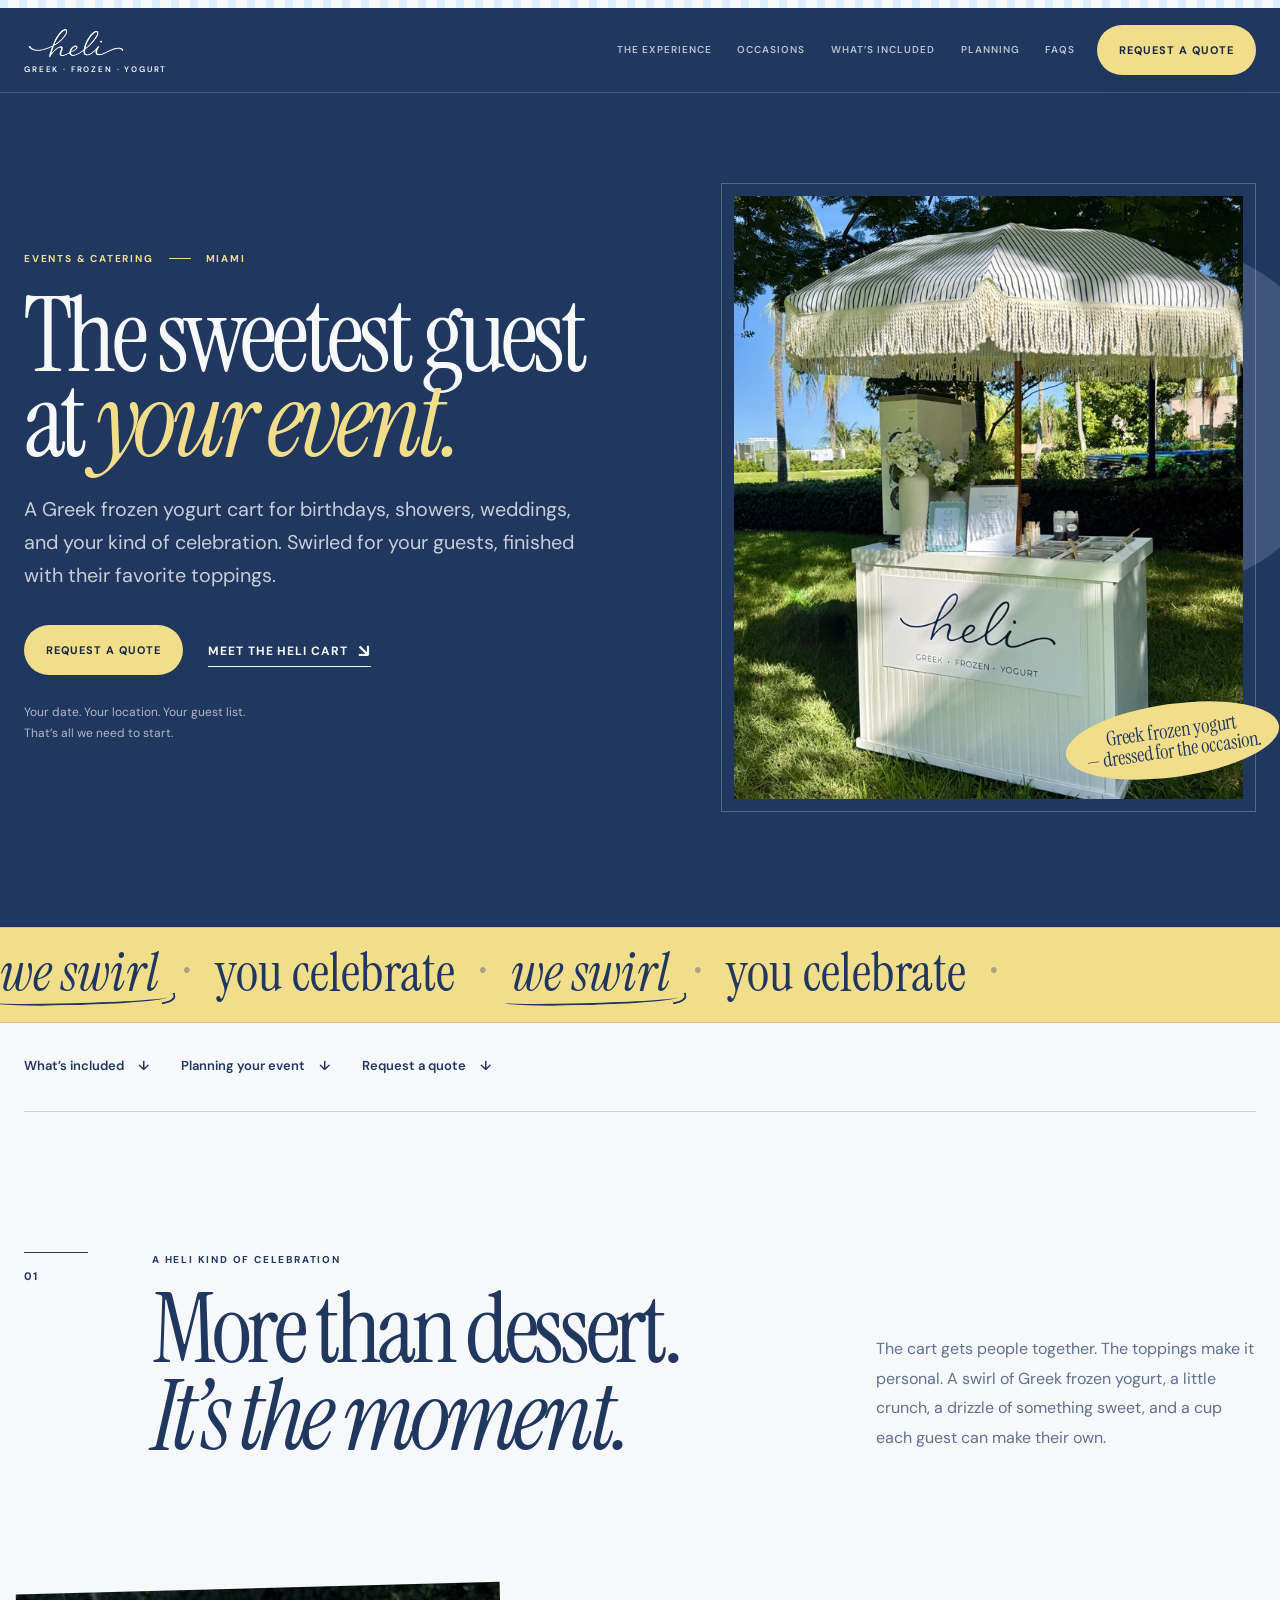
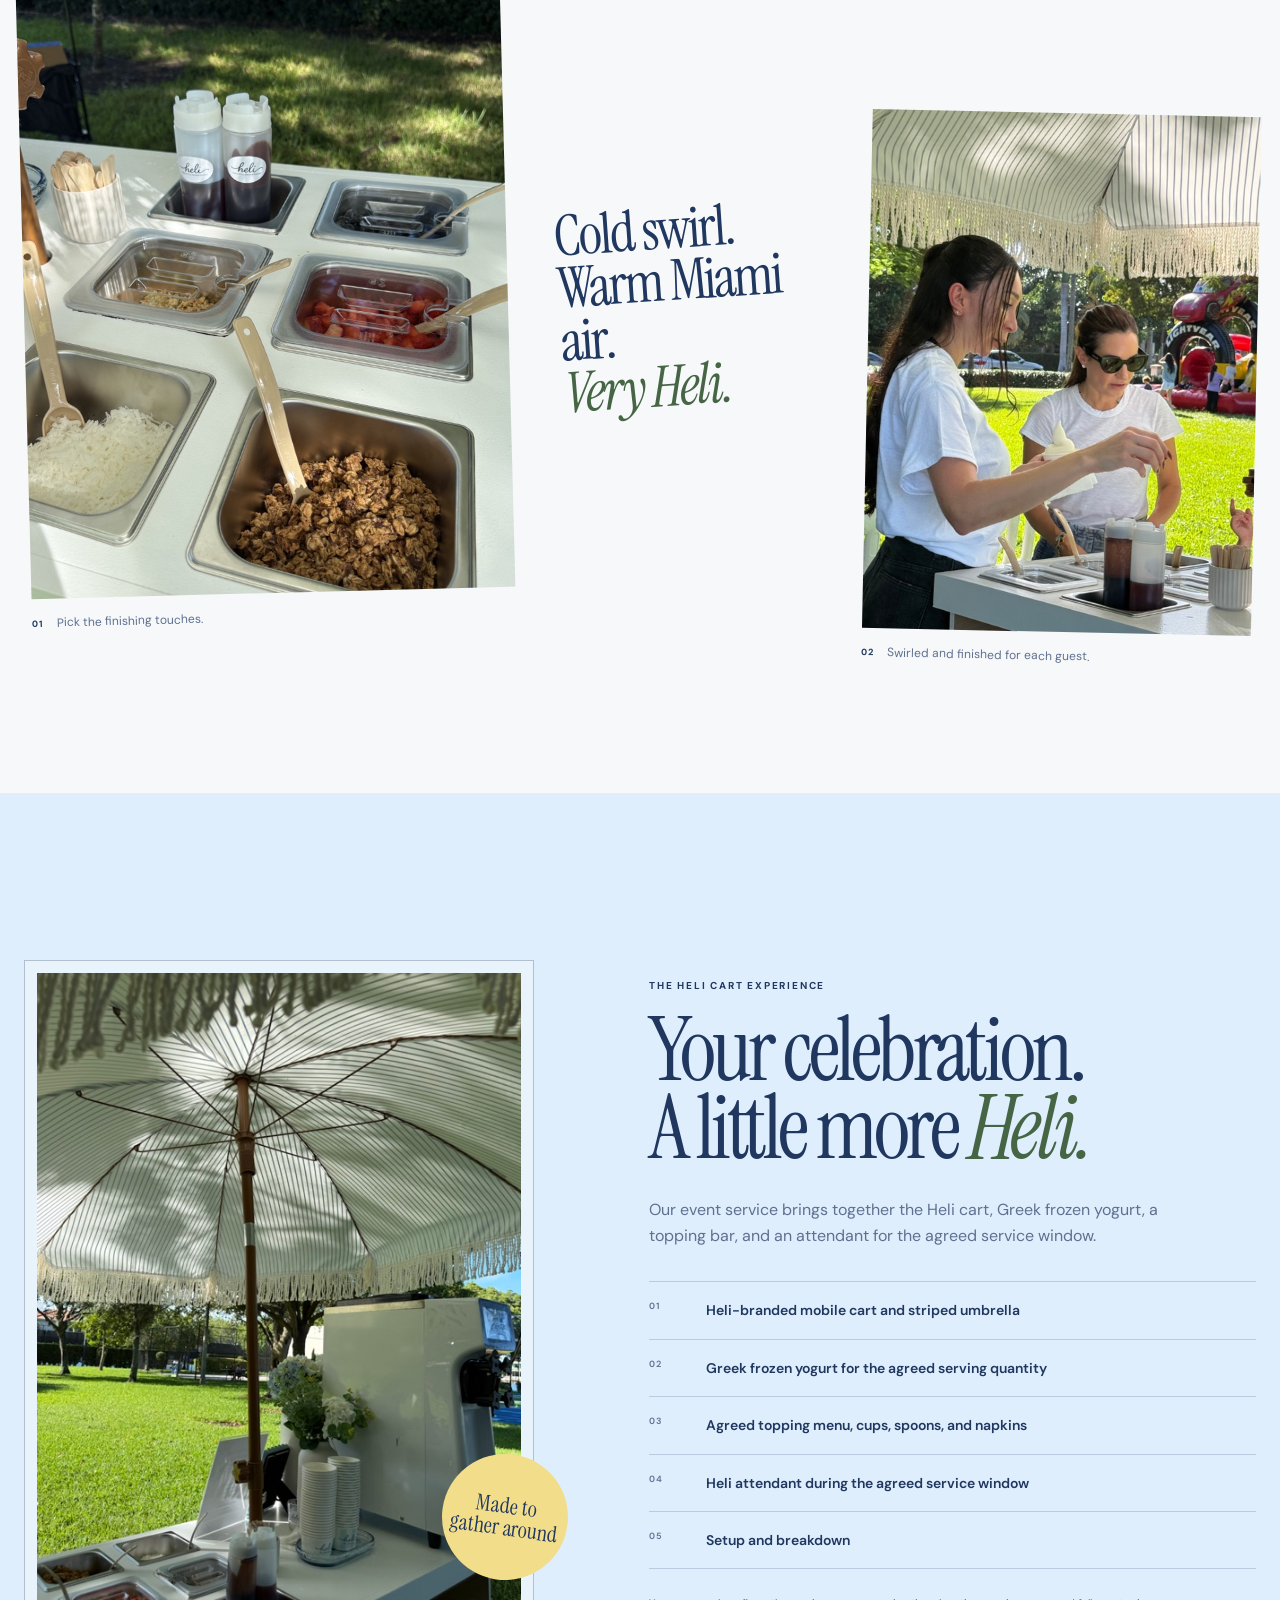
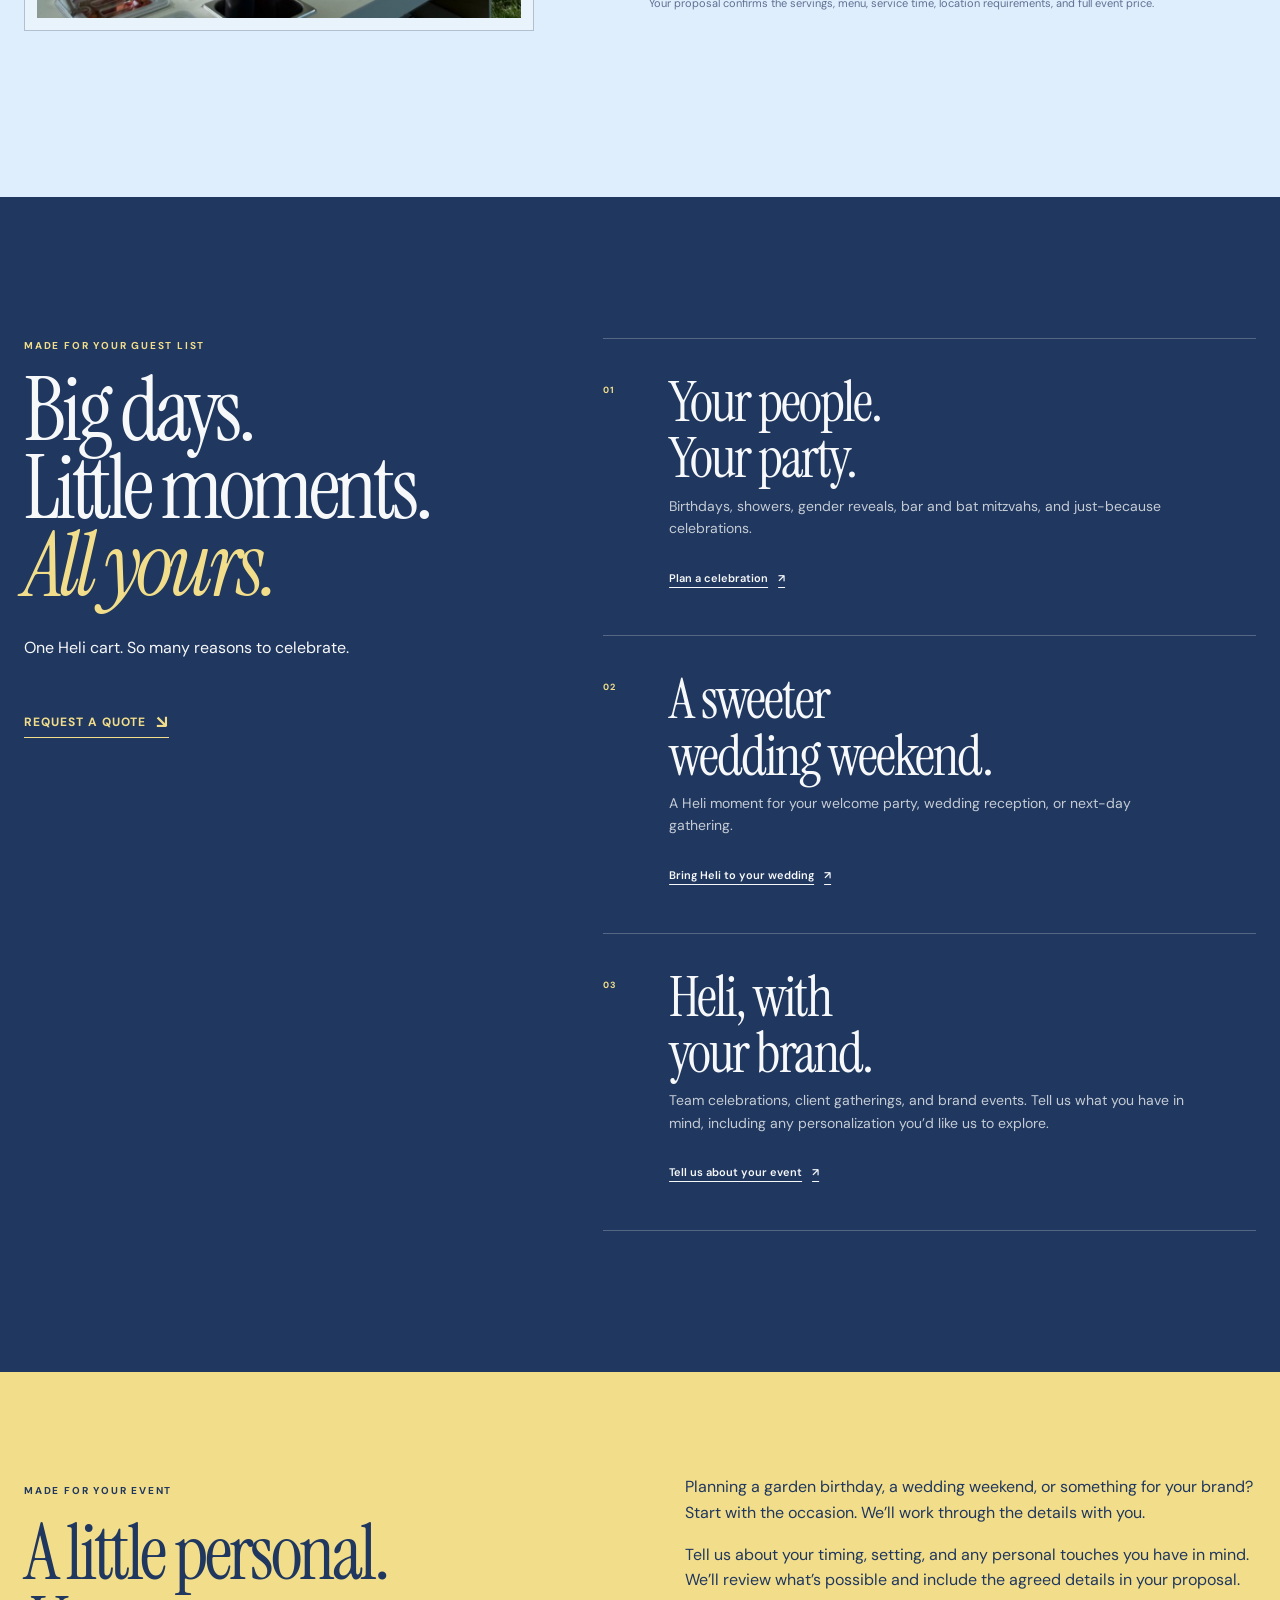
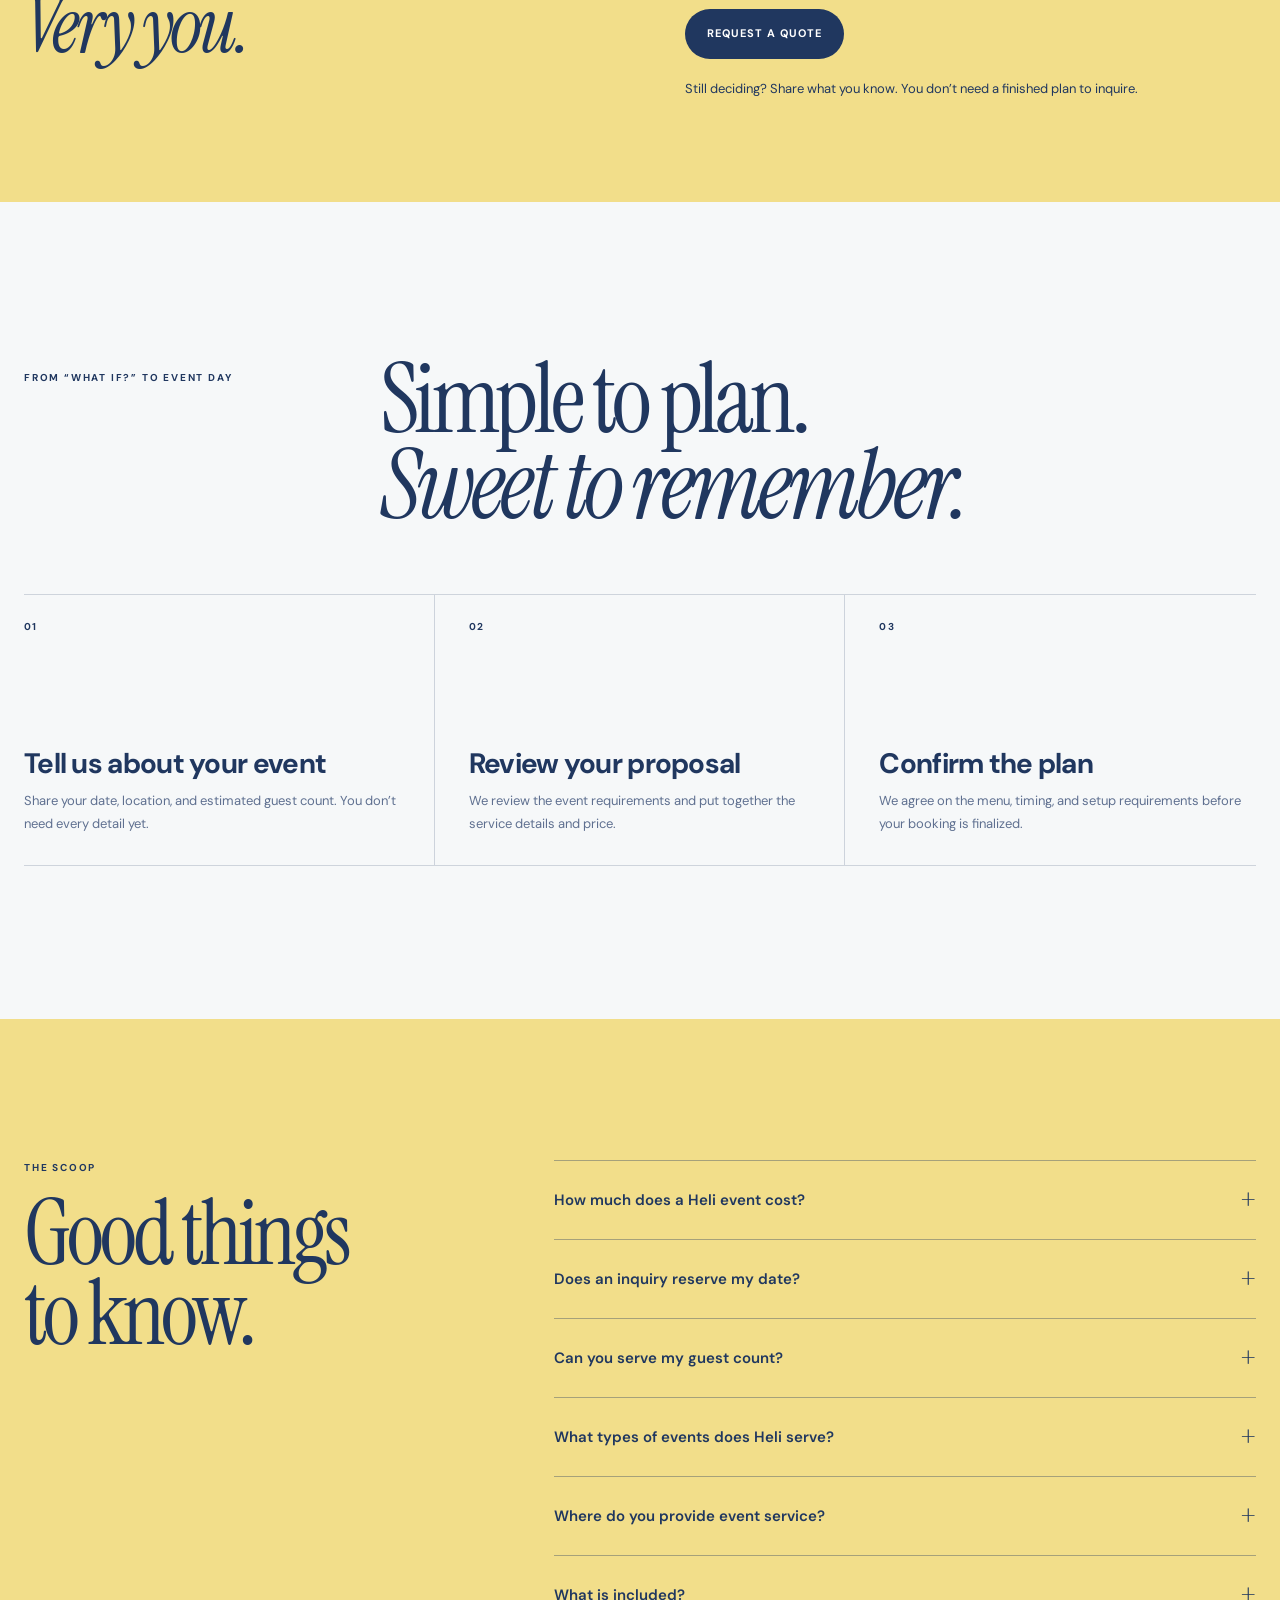
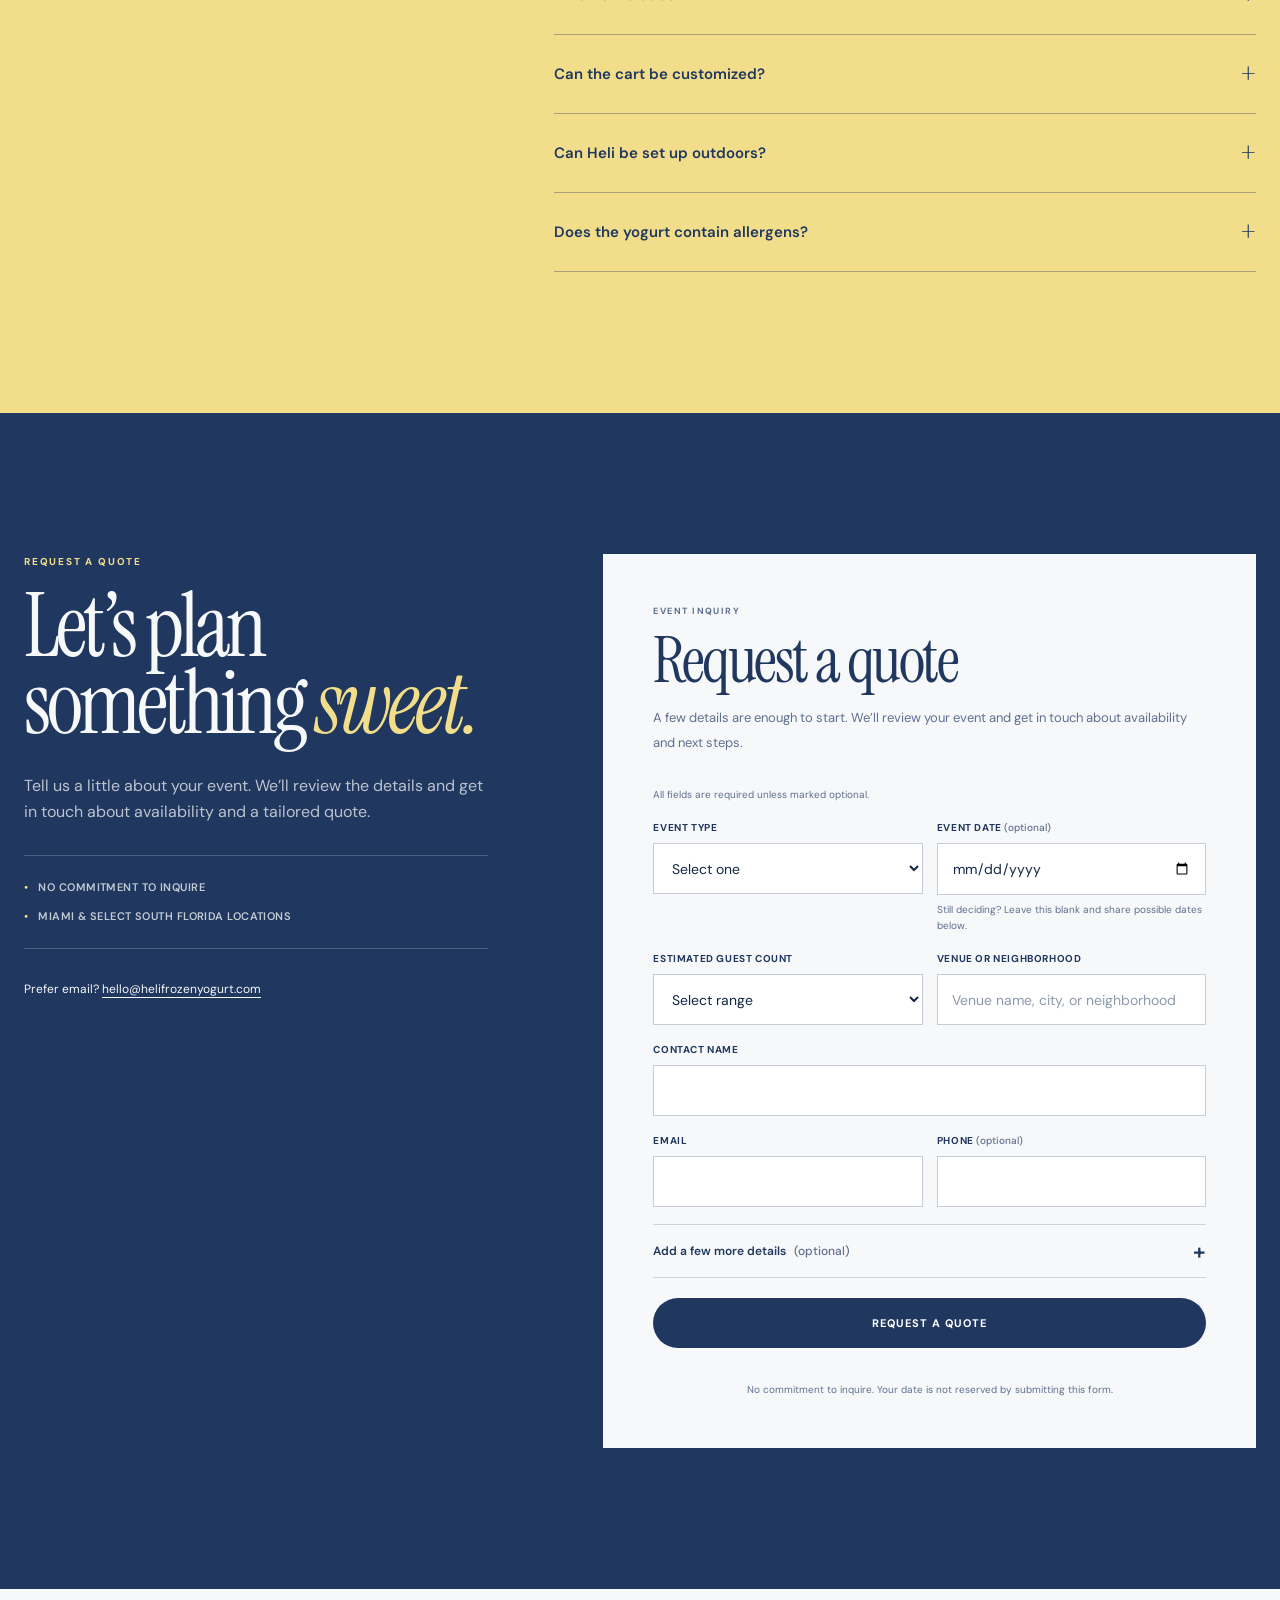
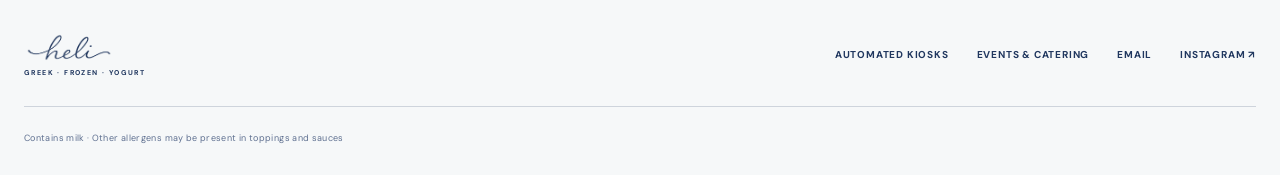
<file: events/pricing/index.html>
<!doctype html>
<html lang="en">
<head>
  <meta charset="utf-8" />
  <meta name="viewport" content="width=device-width, initial-scale=1" />
  <title>Heli Events Miami | Greek Frozen Yogurt Cart</title>
  <meta name="description" content="Explore the Heli Greek frozen yogurt cart experience and request availability for your event." />
  <link rel="canonical" href="https://helifrozenyogurt.com/events/" />
  <meta name="robots" content="noindex,follow" />
  <meta http-equiv="refresh" content="0; url=../" />
  <script>window.location.replace('../' + window.location.search + window.location.hash);</script>
</head>
<body>
  <p>Explore <a href="../">Heli Events</a> for the cart experience, what’s included, and availability requests.</p>
</body>
</html>
</file>
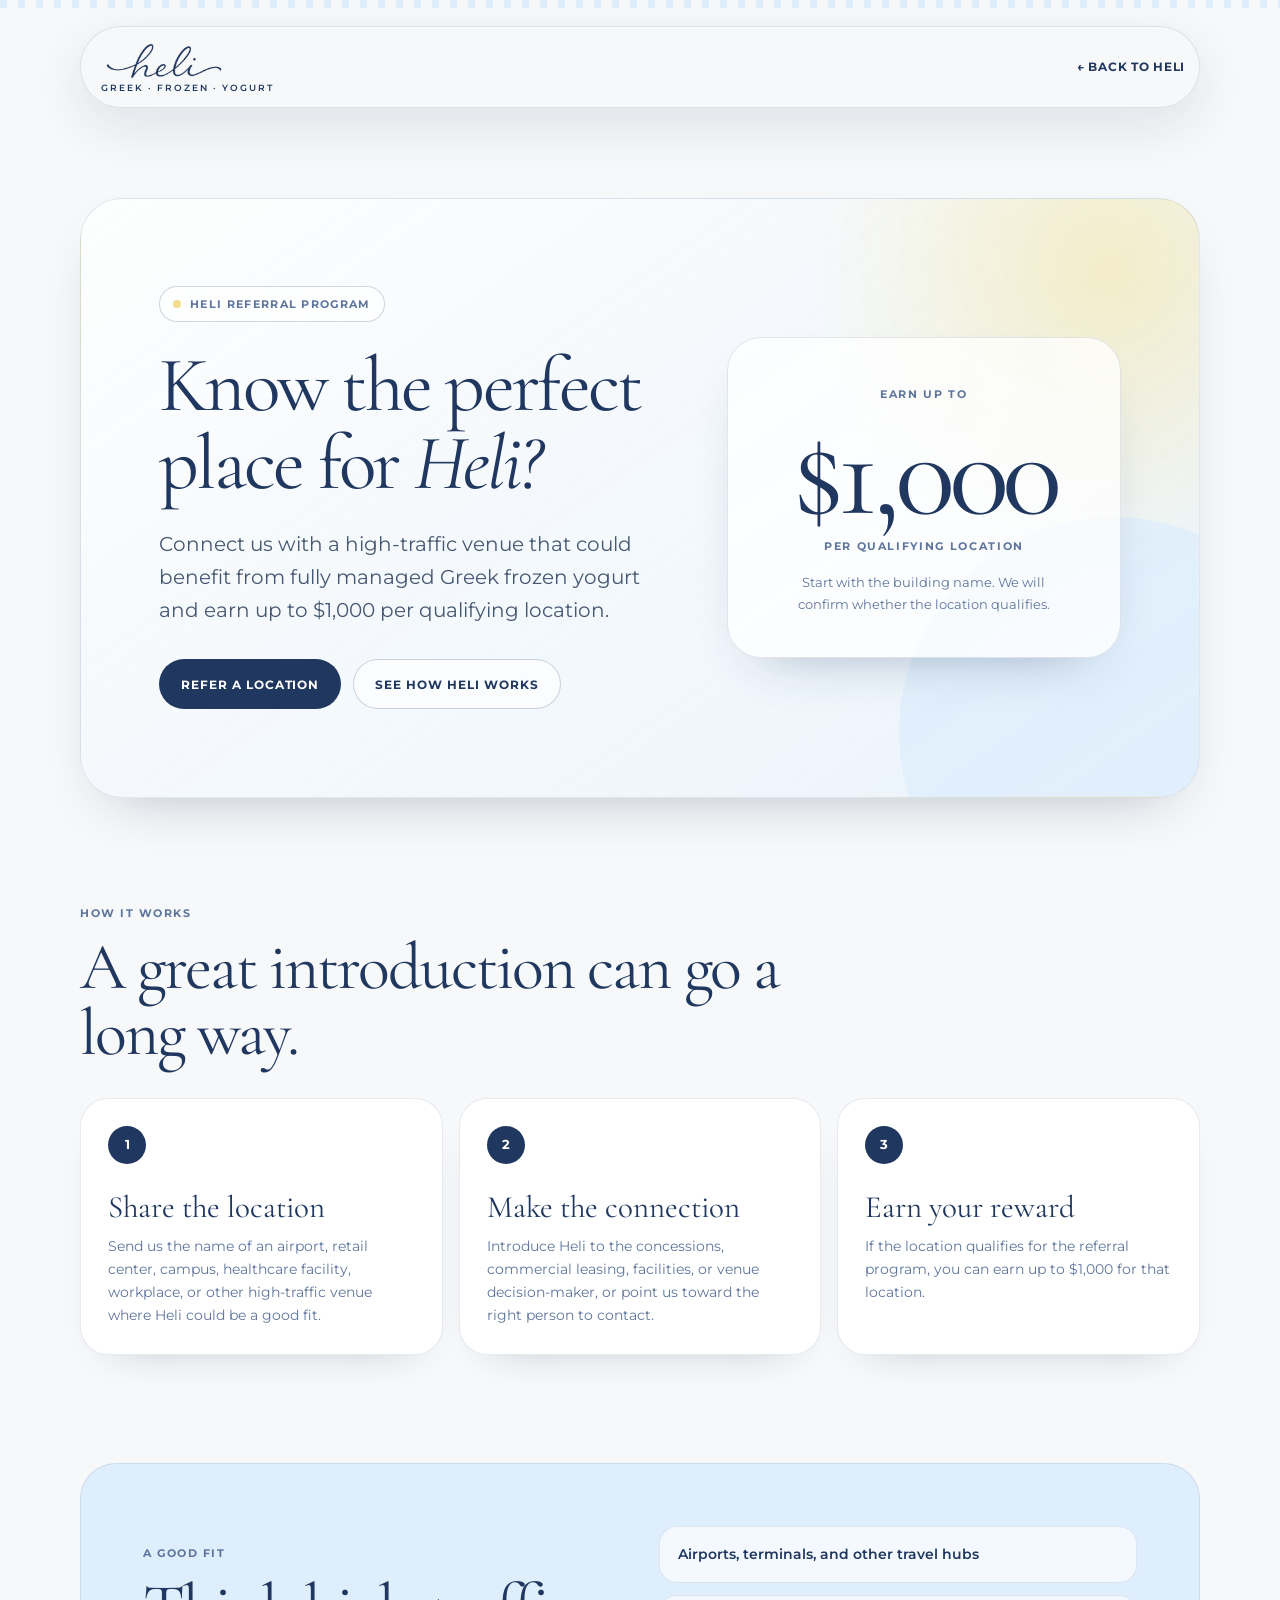
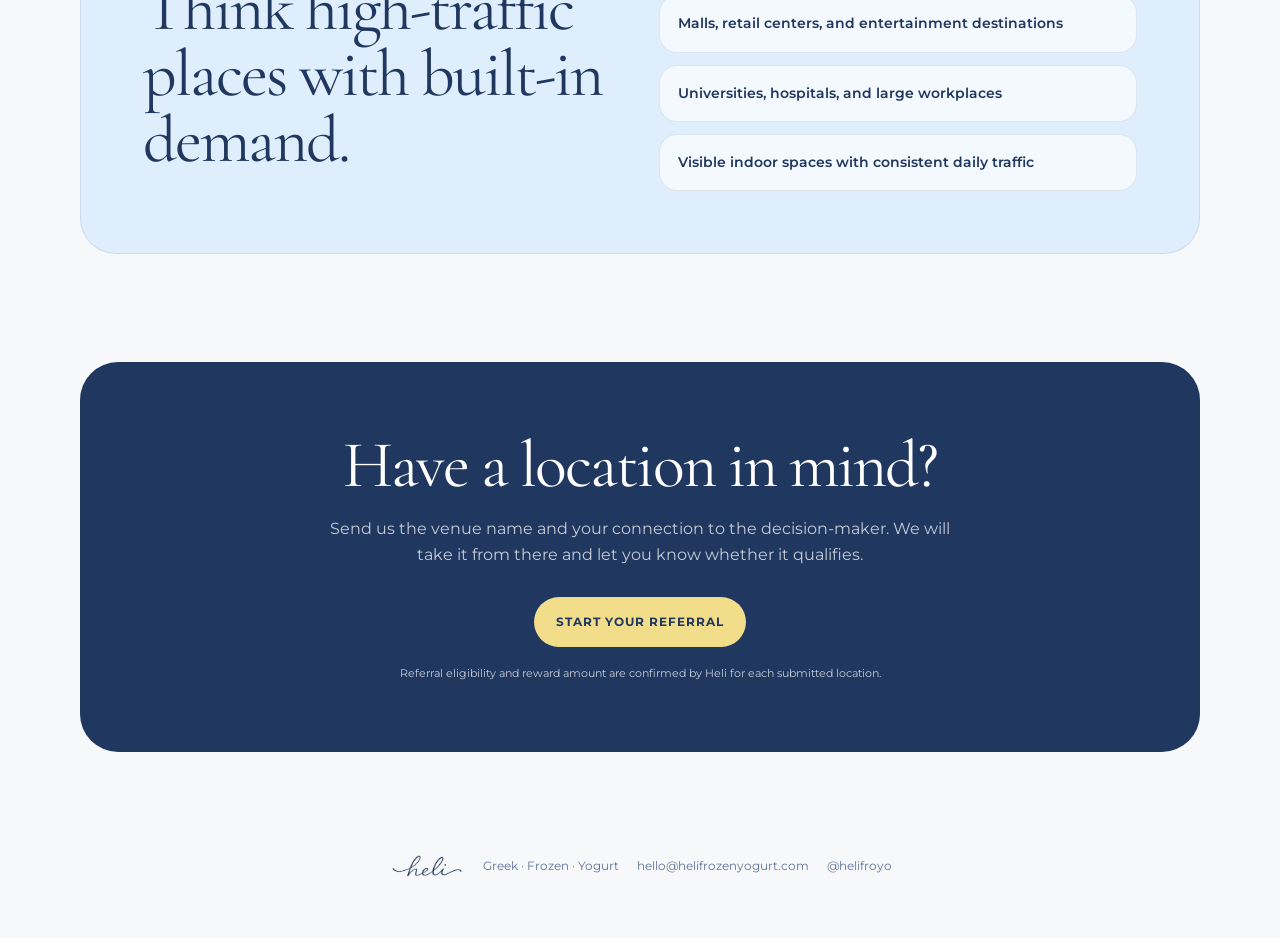
<file: referrals.html>
<!doctype html>
<html lang="en">
<head>
  <meta charset="utf-8" />
  <meta name="viewport" content="width=device-width, initial-scale=1" />
  <title>Heli Referral Program | Refer a location and earn up to $1,000</title>
  <meta name="description" content="Know an airport, retail center, campus, healthcare facility, or other high-traffic venue that needs Heli? Introduce us and earn up to $1,000 per qualifying location." />
  <meta name="theme-color" content="#20375F" />
  <link rel="icon" href="favicon.ico" sizes="any" />
  <link rel="icon" type="image/png" sizes="32x32" href="assets/favicon-32x32.png" />
  <link rel="apple-touch-icon" sizes="180x180" href="assets/apple-touch-icon.png" />
  <link rel="preconnect" href="https://fonts.googleapis.com">
  <link rel="preconnect" href="https://fonts.gstatic.com" crossorigin>
  <link href="https://fonts.googleapis.com/css2?family=Cormorant+Garamond:ital,wght@0,300;0,400;0,500;1,400&family=Montserrat:wght@300;400;500;600;700&display=swap" rel="stylesheet">
  <style>
    :root {
      --navy: #20375F;
      --navy-deep: #172945;
      --powder: #DEEEFD;
      --ice: #EAF3FB;
      --stripe-white: #F6F8F9;
      --slate: #5F759C;
      --mist: #D9E1EA;
      --butter: #F2DE8A;
      --butter-tint: #FBF3D2;
      --white: #fff;
      --max: 1120px;
      --shadow: 0 24px 60px -34px rgba(32, 55, 95, .38);
    }

    * { box-sizing: border-box; }
    html { scroll-behavior: smooth; }
    body {
      margin: 0;
      overflow-x: hidden;
      color: var(--navy);
      background: var(--stripe-white);
      font-family: "Montserrat", system-ui, sans-serif;
      line-height: 1.65;
    }
    a { color: inherit; text-decoration: none; }
    img { display: block; max-width: 100%; }
    .page-shell { width: min(var(--max), calc(100% - 38px)); margin: 0 auto; }
    .stripe-band {
      height: 8px;
      background: repeating-linear-gradient(90deg, var(--powder) 0 7px, var(--stripe-white) 7px 18px);
    }

    .nav-wrap { padding: 18px 0; }
    .nav {
      display: flex;
      align-items: center;
      justify-content: space-between;
      gap: 20px;
      min-height: 72px;
      padding: 11px 14px 11px 20px;
      border: 1px solid rgba(32, 55, 95, .11);
      border-radius: 999px;
      background: rgba(246, 248, 249, .88);
      box-shadow: 0 18px 50px rgba(32, 55, 95, .1);
      backdrop-filter: blur(16px);
    }
    .brand-logo { width: 126px; }
    .brand-subtext {
      display: block;
      margin-top: -3px;
      color: var(--navy);
      font-size: 9px;
      font-weight: 600;
      letter-spacing: .22em;
      text-transform: uppercase;
      white-space: nowrap;
    }
    .back-link {
      font-size: 12px;
      font-weight: 700;
      letter-spacing: .06em;
      text-transform: uppercase;
    }
    .back-link:hover { text-decoration: underline; text-underline-offset: 4px; }

    .hero { padding: 72px 0 52px; }
    .hero-card {
      position: relative;
      overflow: hidden;
      display: grid;
      grid-template-columns: minmax(0, 1.1fr) minmax(320px, .9fr);
      gap: clamp(34px, 7vw, 86px);
      align-items: center;
      min-height: 600px;
      padding: clamp(34px, 7vw, 78px);
      border: 1px solid rgba(32, 55, 95, .11);
      border-radius: 42px;
      background:
        radial-gradient(circle at 92% 12%, rgba(242, 222, 138, .45), transparent 26%),
        linear-gradient(145deg, rgba(255,255,255,.76), var(--ice));
      box-shadow: var(--shadow);
    }
    .hero-card::after {
      content: "";
      position: absolute;
      right: -130px;
      bottom: -150px;
      width: 430px;
      height: 430px;
      border-radius: 50%;
      background: rgba(222, 238, 253, .74);
    }
    .hero-copy, .reward-card { position: relative; z-index: 1; }
    .eyebrow {
      display: inline-flex;
      align-items: center;
      gap: 9px;
      padding: 8px 13px;
      border: 1px solid rgba(32, 55, 95, .2);
      border-radius: 999px;
      color: var(--slate);
      background: rgba(255,255,255,.56);
      font-size: 11px;
      font-weight: 700;
      letter-spacing: .12em;
      text-transform: uppercase;
    }
    .eyebrow::before {
      content: "";
      width: 8px;
      height: 8px;
      border-radius: 50%;
      background: var(--butter);
    }
    h1, h2, h3 {
      margin: 0;
      color: var(--navy);
      font-family: "Cormorant Garamond", Georgia, serif;
      font-weight: 400;
      line-height: 1;
    }
    h1 {
      max-width: 680px;
      margin-top: 24px;
      font-size: clamp(48px, 6.4vw, 78px);
      letter-spacing: -.035em;
    }
    h1 em { font-weight: 400; }
    .hero-copy > p {
      max-width: 650px;
      margin: 26px 0 0;
      color: #465771;
      font-size: clamp(17px, 2vw, 20px);
    }
    .actions { display: flex; flex-wrap: wrap; gap: 12px; margin-top: 32px; }
    .button {
      display: inline-flex;
      align-items: center;
      justify-content: center;
      min-height: 50px;
      padding: 13px 21px;
      border: 1px solid transparent;
      border-radius: 999px;
      font-size: 12px;
      font-weight: 700;
      letter-spacing: .08em;
      text-transform: uppercase;
      transition: transform .2s ease, background .2s ease;
    }
    .button:hover { transform: translateY(-2px); }
    .button-primary { color: var(--white); background: var(--navy); }
    .button-primary:hover { background: var(--navy-deep); }
    .button-secondary { border-color: rgba(32, 55, 95, .22); background: rgba(255,255,255,.6); }

    .reward-card {
      display: grid;
      place-items: center;
      min-height: 320px;
      padding: 42px 24px;
      border: 1px solid rgba(32, 55, 95, .12);
      border-radius: 34px;
      text-align: center;
      background: rgba(255,255,255,.74);
      box-shadow: 0 24px 54px -36px rgba(32,55,95,.48);
    }
    .reward-label {
      color: var(--slate);
      font-size: 11px;
      font-weight: 700;
      letter-spacing: .15em;
      text-transform: uppercase;
    }
    .reward-value {
      display: block;
      margin: 10px 0 2px;
      font-family: "Cormorant Garamond", Georgia, serif;
      font-size: clamp(82px, 10vw, 126px);
      font-weight: 400;
      line-height: .9;
      letter-spacing: -.05em;
    }
    .reward-note { max-width: 260px; margin: 14px auto 0; color: var(--slate); font-size: 13px; }

    section { padding: 54px 0; }
    .section-heading { max-width: 760px; margin-bottom: 32px; }
    .kicker {
      margin: 0 0 12px;
      color: var(--slate);
      font-size: 11px;
      font-weight: 700;
      letter-spacing: .14em;
      text-transform: uppercase;
    }
    h2 { font-size: clamp(42px, 5.5vw, 66px); letter-spacing: -.03em; }
    .steps {
      display: grid;
      grid-template-columns: repeat(3, 1fr);
      gap: 16px;
    }
    .step {
      min-height: 250px;
      padding: 27px;
      border: 1px solid rgba(32, 55, 95, .1);
      border-radius: 28px;
      background: var(--white);
      box-shadow: 0 18px 40px -34px rgba(32, 55, 95, .45);
    }
    .step-number {
      display: grid;
      place-items: center;
      width: 38px;
      height: 38px;
      margin-bottom: 28px;
      border-radius: 50%;
      color: var(--white);
      background: var(--navy);
      font-size: 13px;
      font-weight: 700;
    }
    h3 { margin-bottom: 12px; font-size: 31px; }
    .step p { margin: 0; color: var(--slate); font-size: 14px; }

    .fit-card {
      display: grid;
      grid-template-columns: 1fr 1fr;
      gap: 38px;
      align-items: center;
      padding: clamp(30px, 6vw, 62px);
      border: 1px solid rgba(32, 55, 95, .1);
      border-radius: 36px;
      background: var(--powder);
    }
    .fit-list { display: grid; gap: 12px; }
    .fit-item {
      padding: 16px 18px;
      border: 1px solid rgba(32, 55, 95, .1);
      border-radius: 18px;
      background: rgba(255,255,255,.64);
      color: var(--navy);
      font-size: 14px;
      font-weight: 600;
    }

    .final-cta {
      padding: clamp(36px, 7vw, 70px);
      border-radius: 38px;
      color: var(--white);
      text-align: center;
      background: var(--navy);
    }
    .final-cta h2 { color: var(--white); }
    .final-cta p { max-width: 630px; margin: 18px auto 0; color: rgba(255,255,255,.75); }
    .final-cta .button { margin-top: 28px; color: var(--navy); background: var(--butter); }
    .fine-print { margin-top: 17px !important; font-size: 11px; }

    footer { padding: 46px 0 58px; }
    .footer-inner {
      display: flex;
      flex-wrap: wrap;
      align-items: center;
      justify-content: center;
      gap: 18px;
      color: var(--slate);
      font-size: 12px;
    }
    .footer-logo { width: 76px; }

    @media (max-width: 800px) {
      .hero { padding-top: 34px; }
      .hero-card, .fit-card { grid-template-columns: 1fr; }
      .hero-card { min-height: 0; border-radius: 32px; }
      .reward-card { min-height: 260px; }
      .steps { grid-template-columns: 1fr; }
    }
    @media (max-width: 520px) {
      .page-shell { width: min(var(--max), calc(100% - 24px)); }
      .nav { min-height: 64px; padding-left: 16px; }
      .brand-logo { width: 104px; }
      .brand-subtext { font-size: 7px; }
      .back-link { font-size: 10px; }
      .hero-card { padding: 28px 22px; }
      .actions { display: grid; }
      .button { width: 100%; }
    }
  </style>
</head>
<body>
  <div class="stripe-band" aria-hidden="true"></div>
  <header class="nav-wrap">
    <div class="page-shell">
      <nav class="nav" aria-label="Primary navigation">
        <a href="index.html" aria-label="Heli Frozen Yogurt home">
          <picture>
            <source srcset="assets/heli-logo.webp" type="image/webp" />
            <img class="brand-logo" src="assets/heli-logo.png" alt="Heli" width="126" height="46" />
          </picture>
          <span class="brand-subtext">Greek · Frozen · Yogurt</span>
        </a>
        <a class="back-link" href="index.html">← Back to Heli</a>
      </nav>
    </div>
  </header>

  <main>
    <section class="hero">
      <div class="page-shell hero-card">
        <div class="hero-copy">
          <span class="eyebrow">Heli referral program</span>
          <h1>Know the perfect place for <em>Heli?</em></h1>
          <p>Connect us with a high-traffic venue that could benefit from fully managed Greek frozen yogurt and earn up to $1,000 per qualifying location.</p>
          <div class="actions">
            <a class="button button-primary" href="mailto:hello@helifrozenyogurt.com?subject=Heli%20location%20referral&body=Hi%20Heli%2C%0A%0AI%27d%20like%20to%20refer%20a%20location.%0A%0ALocation%20or%20venue%20name%3A%0ACity%3A%0AMy%20name%3A%0AMy%20connection%20to%20the%20location%3A%0A%0AThank%20you!">Refer a location</a>
            <a class="button button-secondary" href="index.html#how">See how Heli works</a>
          </div>
        </div>
        <aside class="reward-card" aria-label="Referral reward">
          <div>
            <span class="reward-label">Earn up to</span>
            <strong class="reward-value">$1,000</strong>
            <span class="reward-label">per qualifying location</span>
            <p class="reward-note">Start with the building name. We will confirm whether the location qualifies.</p>
          </div>
        </aside>
      </div>
    </section>

    <section>
      <div class="page-shell">
        <div class="section-heading">
          <p class="kicker">How it works</p>
          <h2>A great introduction can go a long way.</h2>
        </div>
        <div class="steps">
          <article class="step">
            <span class="step-number">1</span>
            <h3>Share the location</h3>
            <p>Send us the name of an airport, retail center, campus, healthcare facility, workplace, or other high-traffic venue where Heli could be a good fit.</p>
          </article>
          <article class="step">
            <span class="step-number">2</span>
            <h3>Make the connection</h3>
            <p>Introduce Heli to the concessions, commercial leasing, facilities, or venue decision-maker, or point us toward the right person to contact.</p>
          </article>
          <article class="step">
            <span class="step-number">3</span>
            <h3>Earn your reward</h3>
            <p>If the location qualifies for the referral program, you can earn up to $1,000 for that location.</p>
          </article>
        </div>
      </div>
    </section>

    <section>
      <div class="page-shell fit-card">
        <div>
          <p class="kicker">A good fit</p>
          <h2>Think high-traffic places with built-in demand.</h2>
        </div>
        <div class="fit-list">
          <div class="fit-item">Airports, terminals, and other travel hubs</div>
          <div class="fit-item">Malls, retail centers, and entertainment destinations</div>
          <div class="fit-item">Universities, hospitals, and large workplaces</div>
          <div class="fit-item">Visible indoor spaces with consistent daily traffic</div>
        </div>
      </div>
    </section>

    <section>
      <div class="page-shell final-cta">
        <h2>Have a location in mind?</h2>
        <p>Send us the venue name and your connection to the decision-maker. We will take it from there and let you know whether it qualifies.</p>
        <a class="button" href="mailto:hello@helifrozenyogurt.com?subject=Heli%20location%20referral&body=Hi%20Heli%2C%0A%0AI%27d%20like%20to%20refer%20a%20location.%0A%0ALocation%20or%20venue%20name%3A%0ACity%3A%0AMy%20name%3A%0AMy%20connection%20to%20the%20location%3A%0A%0AThank%20you!">Start your referral</a>
        <p class="fine-print">Referral eligibility and reward amount are confirmed by Heli for each submitted location.</p>
      </div>
    </section>
  </main>

  <footer>
    <div class="page-shell footer-inner">
      <picture>
        <source srcset="assets/heli-logo.webp" type="image/webp" />
        <img class="footer-logo" src="assets/heli-logo.png" alt="Heli" width="76" height="28" />
      </picture>
      <span>Greek · Frozen · Yogurt</span>
      <a href="mailto:hello@helifrozenyogurt.com">hello@helifrozenyogurt.com</a>
      <a href="https://instagram.com/helifroyo" target="_blank" rel="noopener">@helifroyo</a>
    </div>
  </footer>
</body>
</html>
</file>
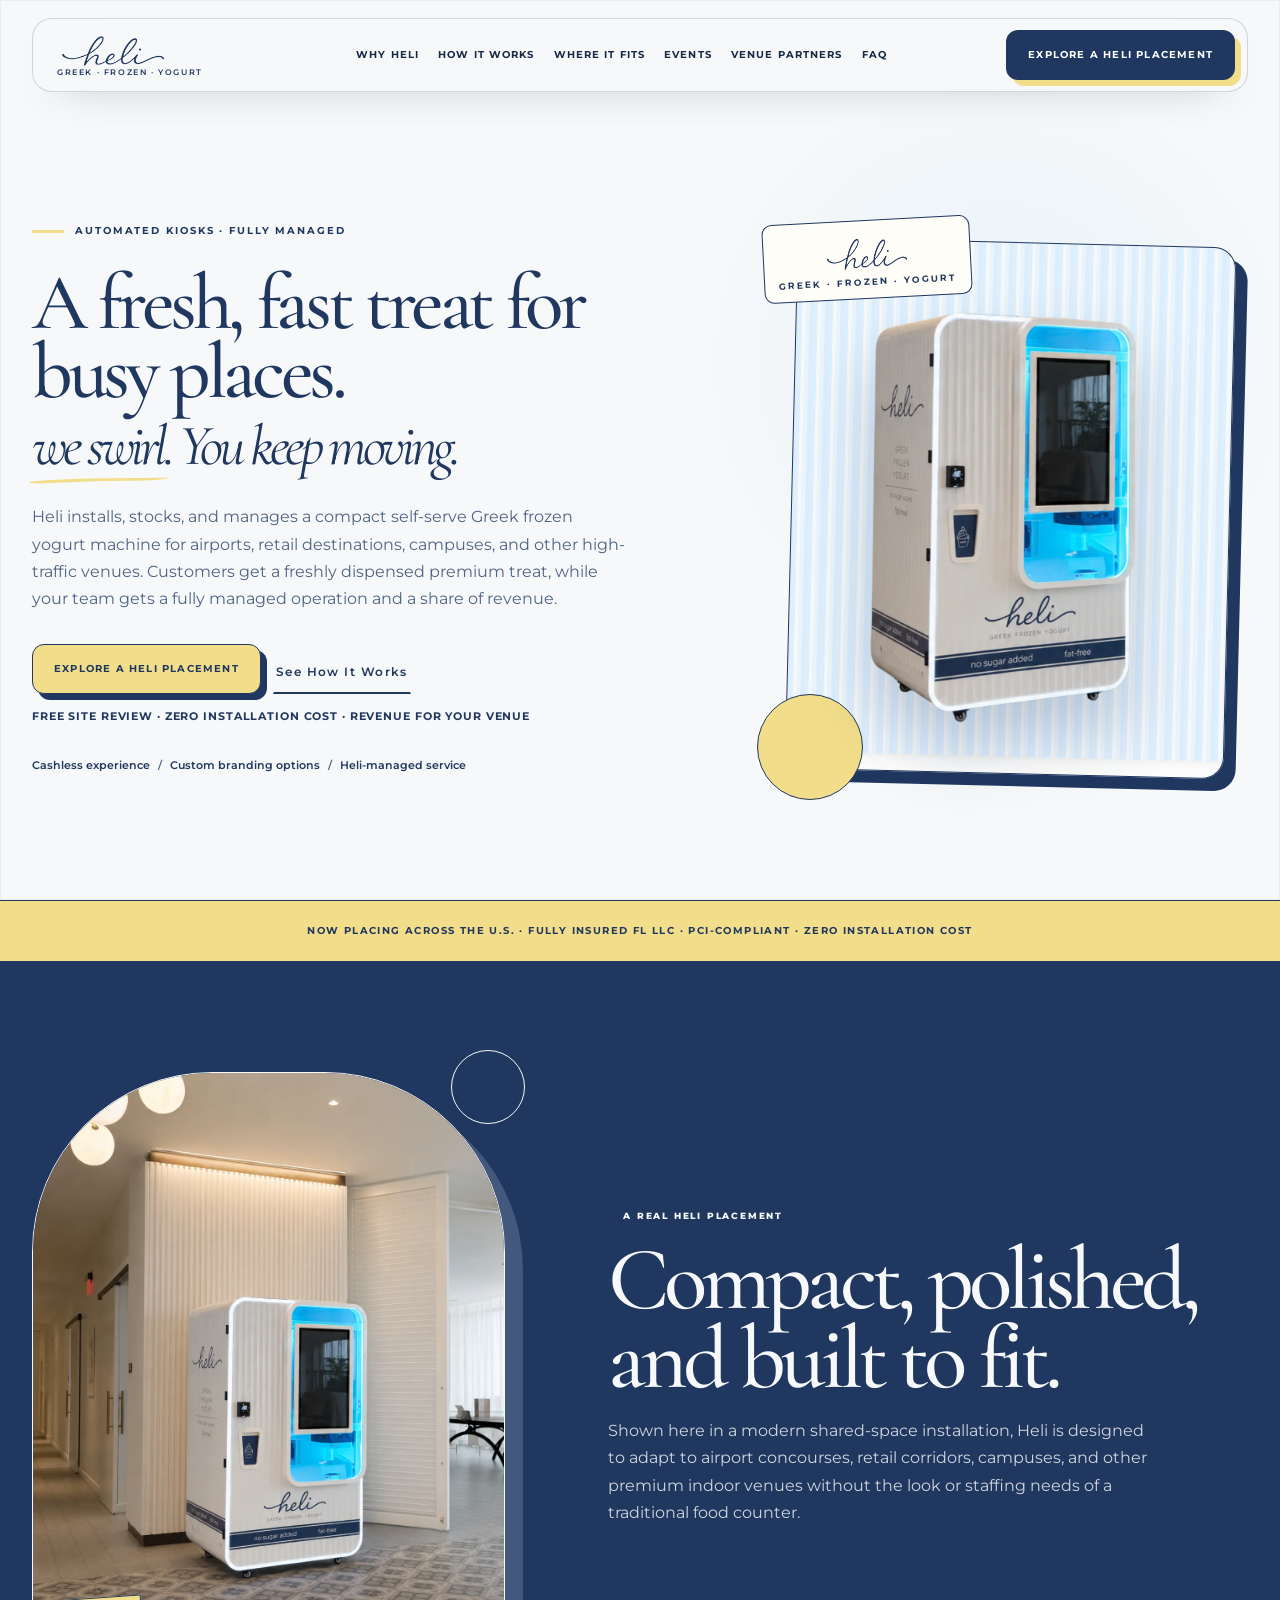
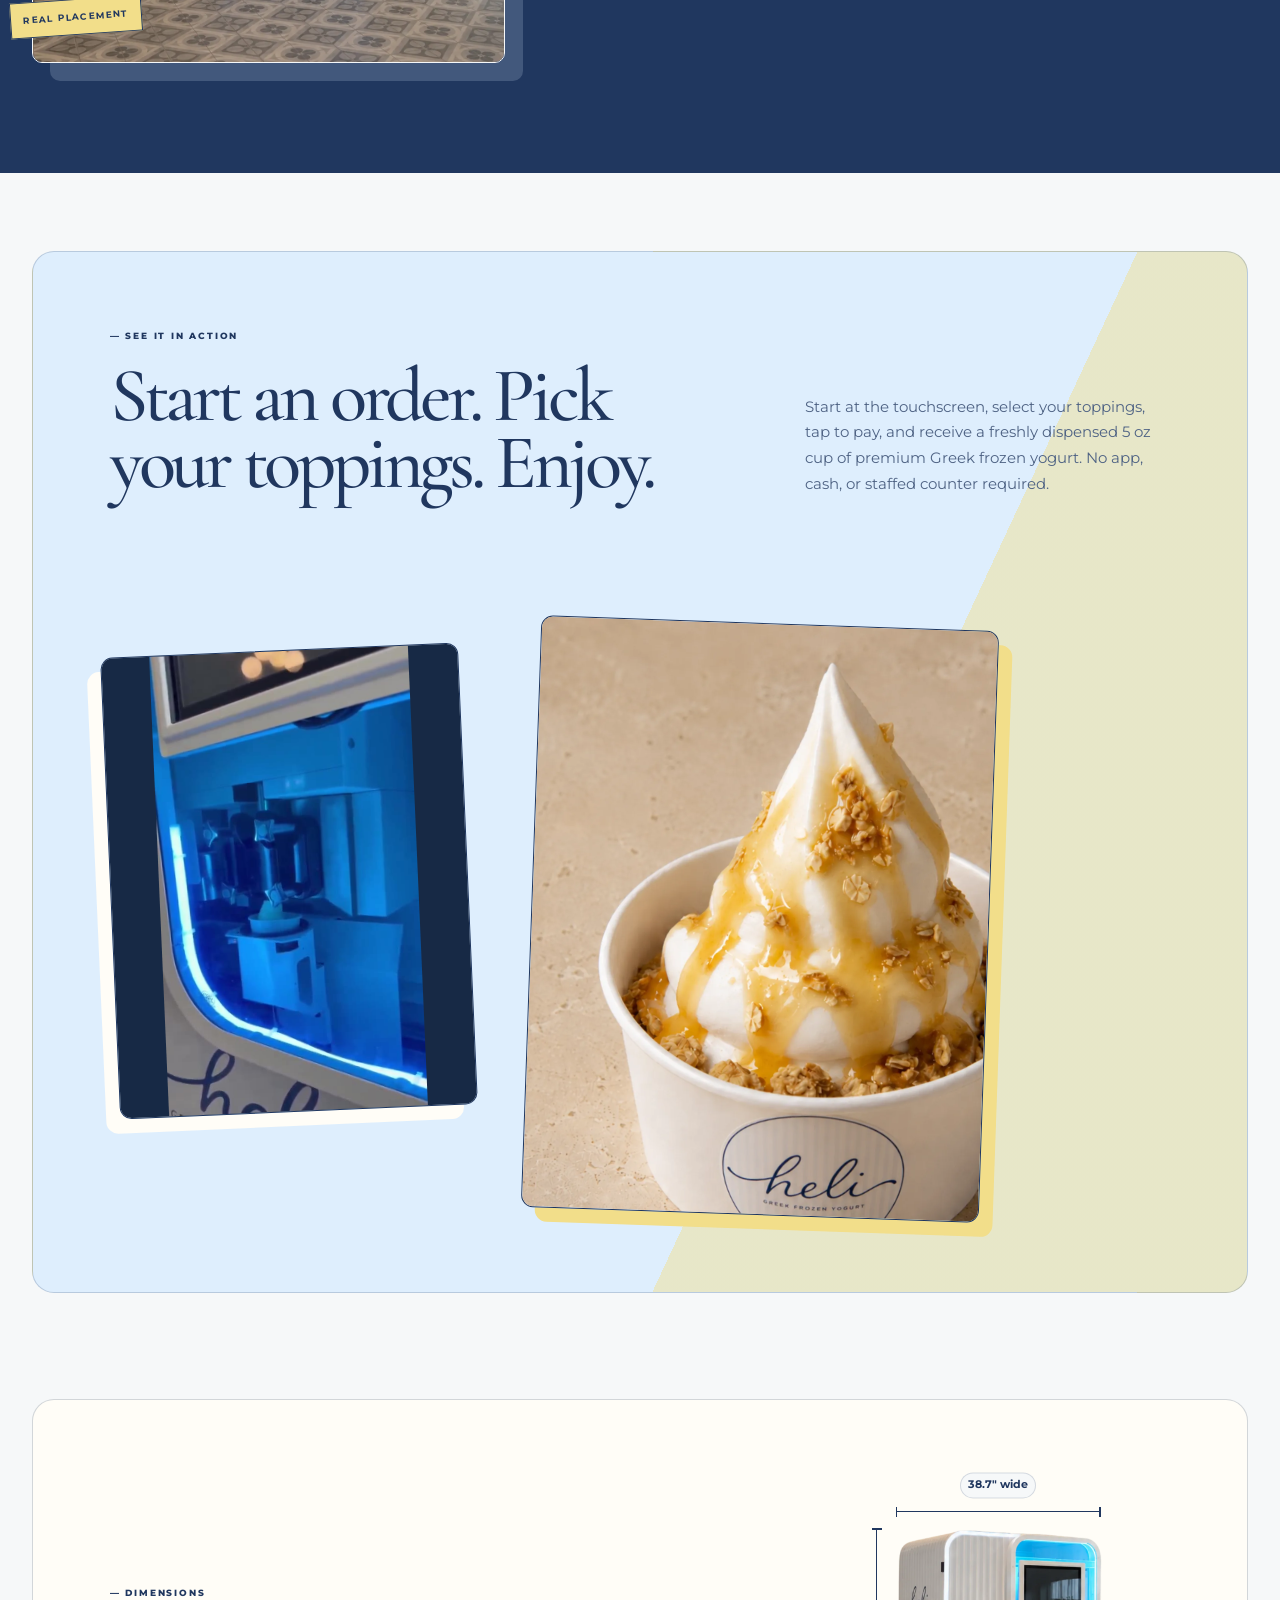
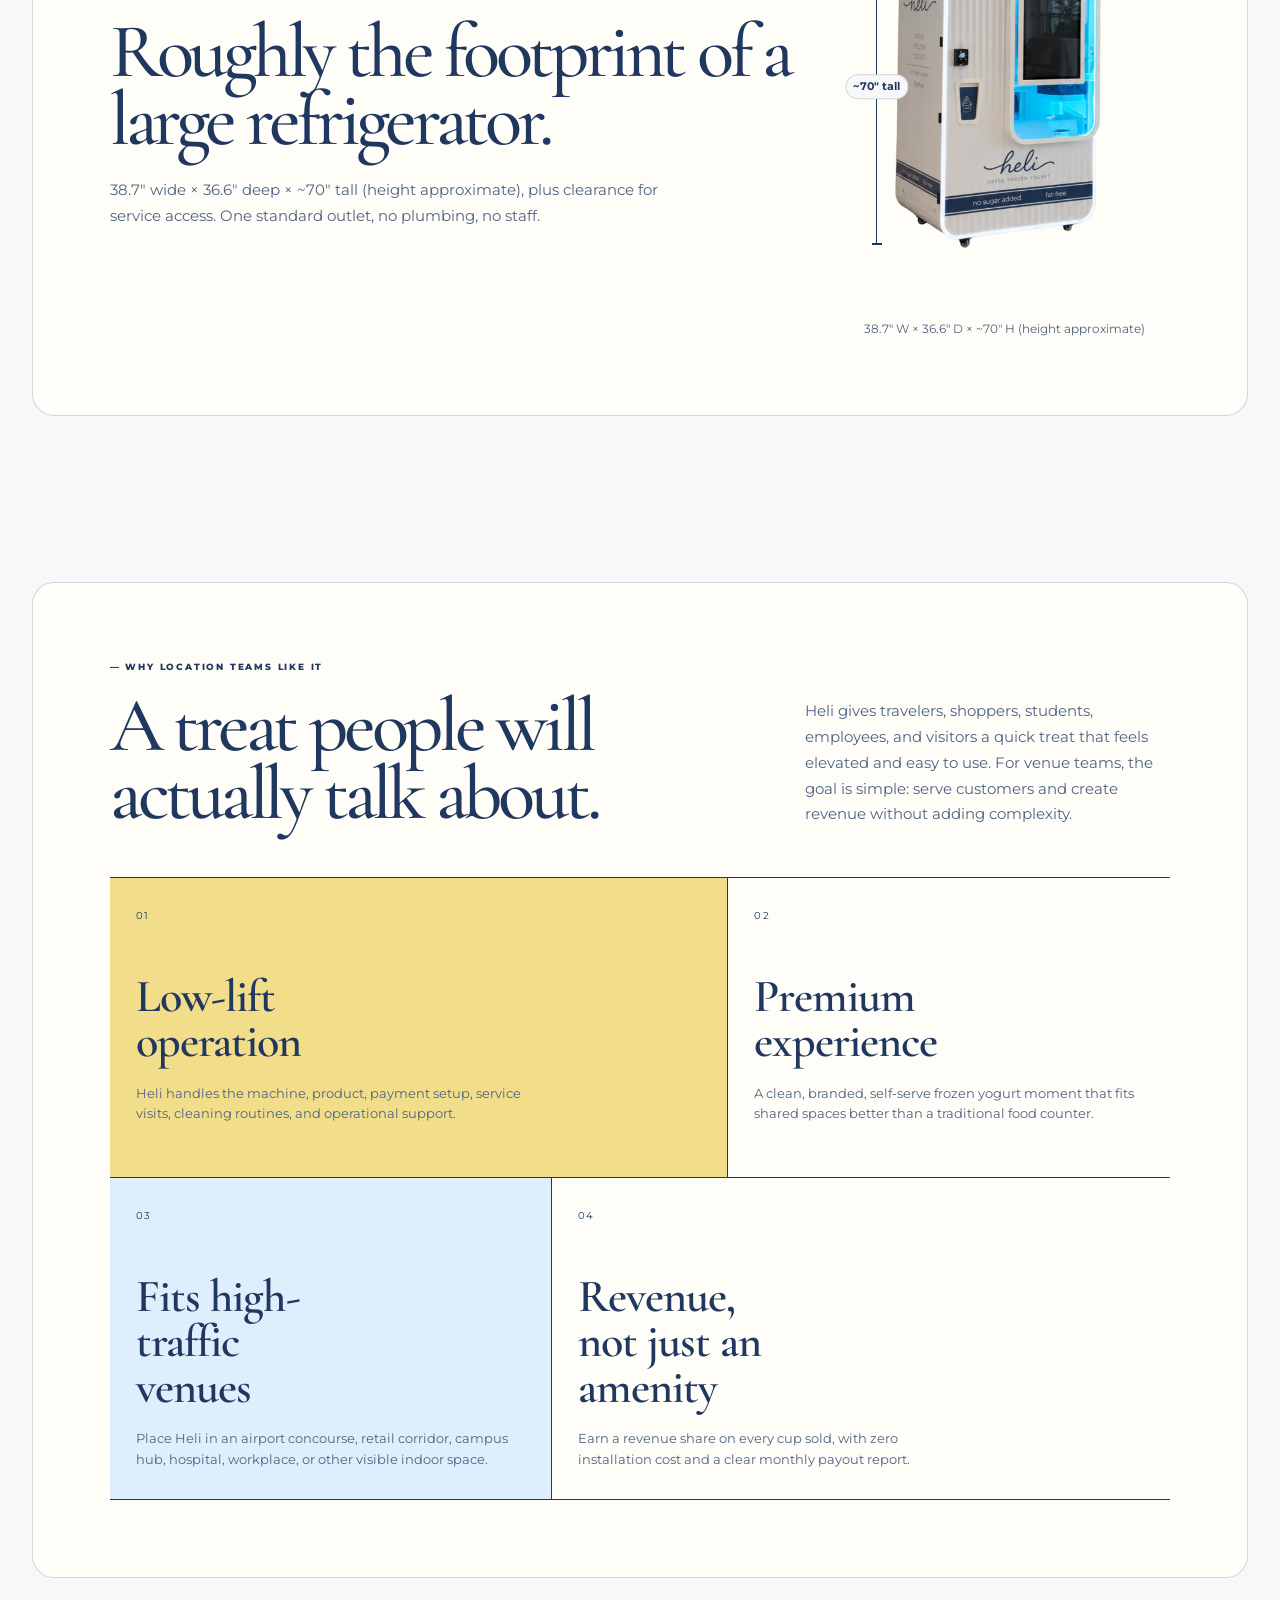
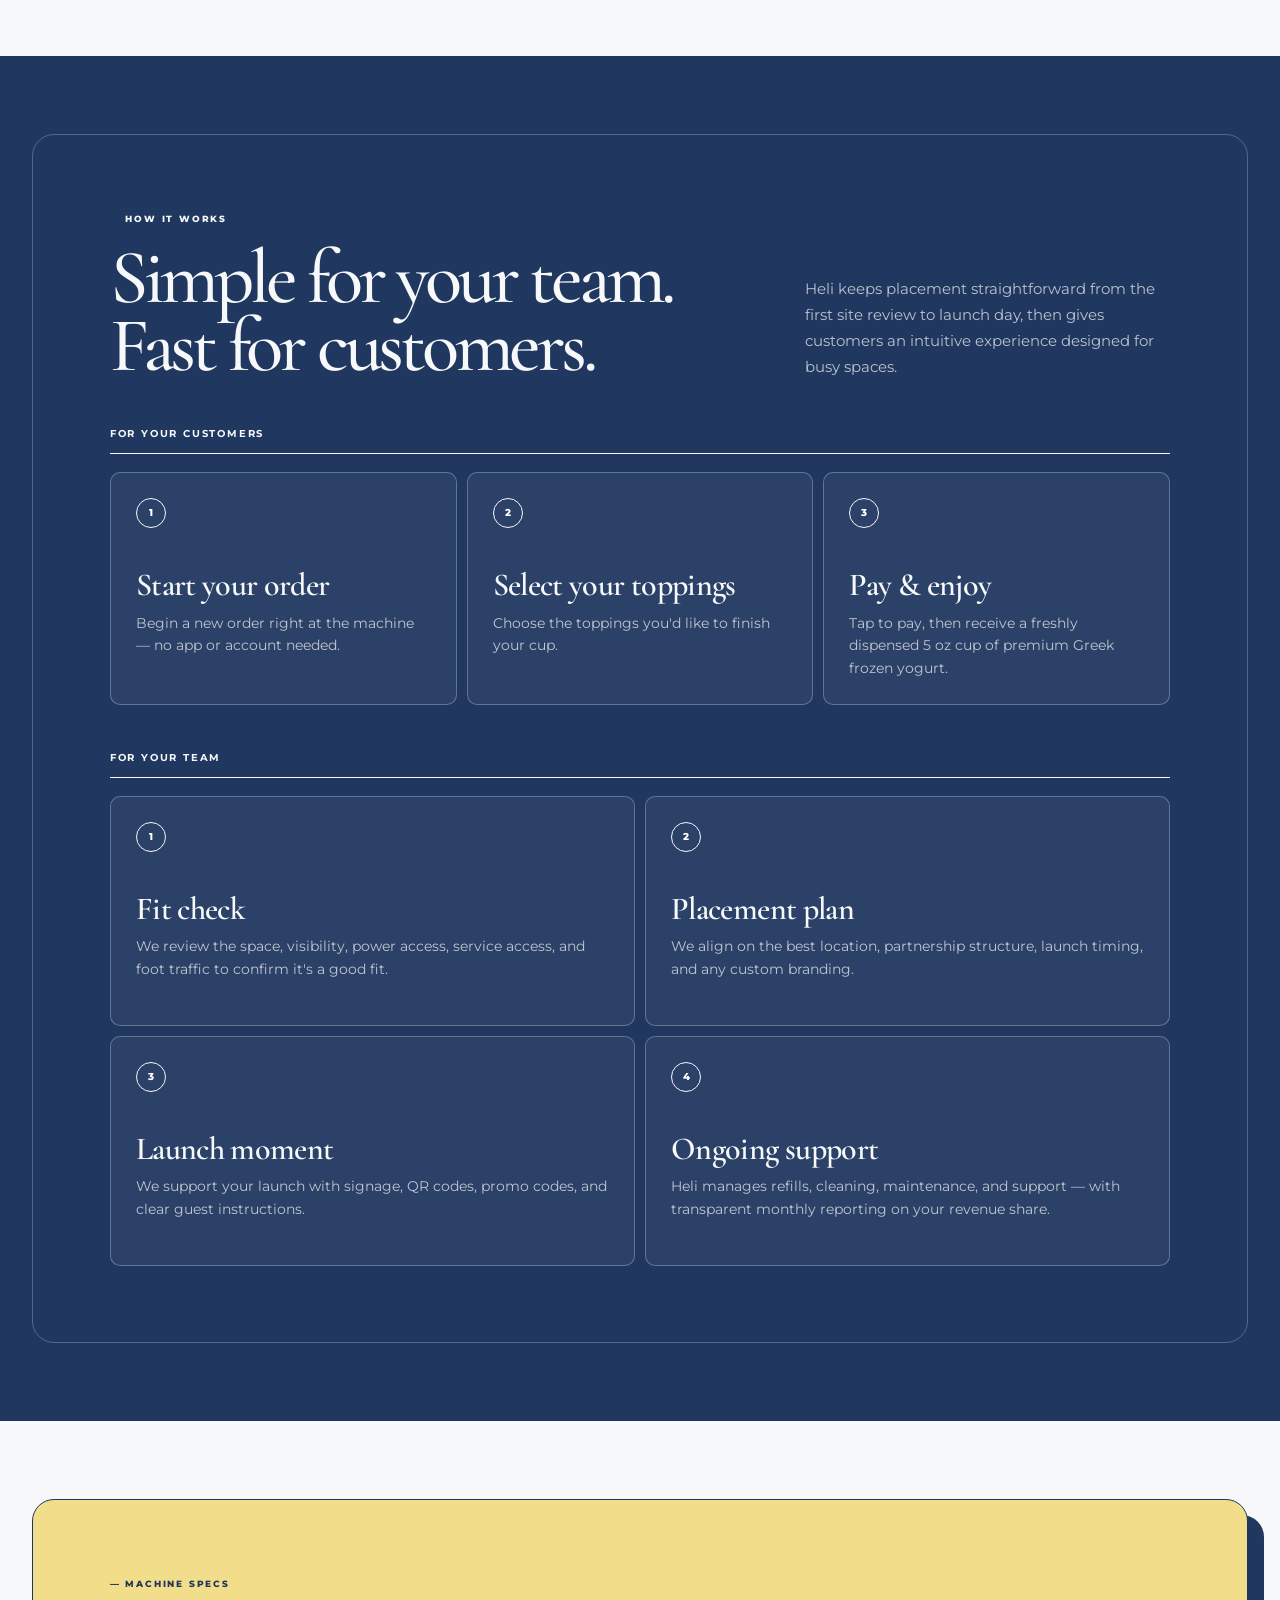
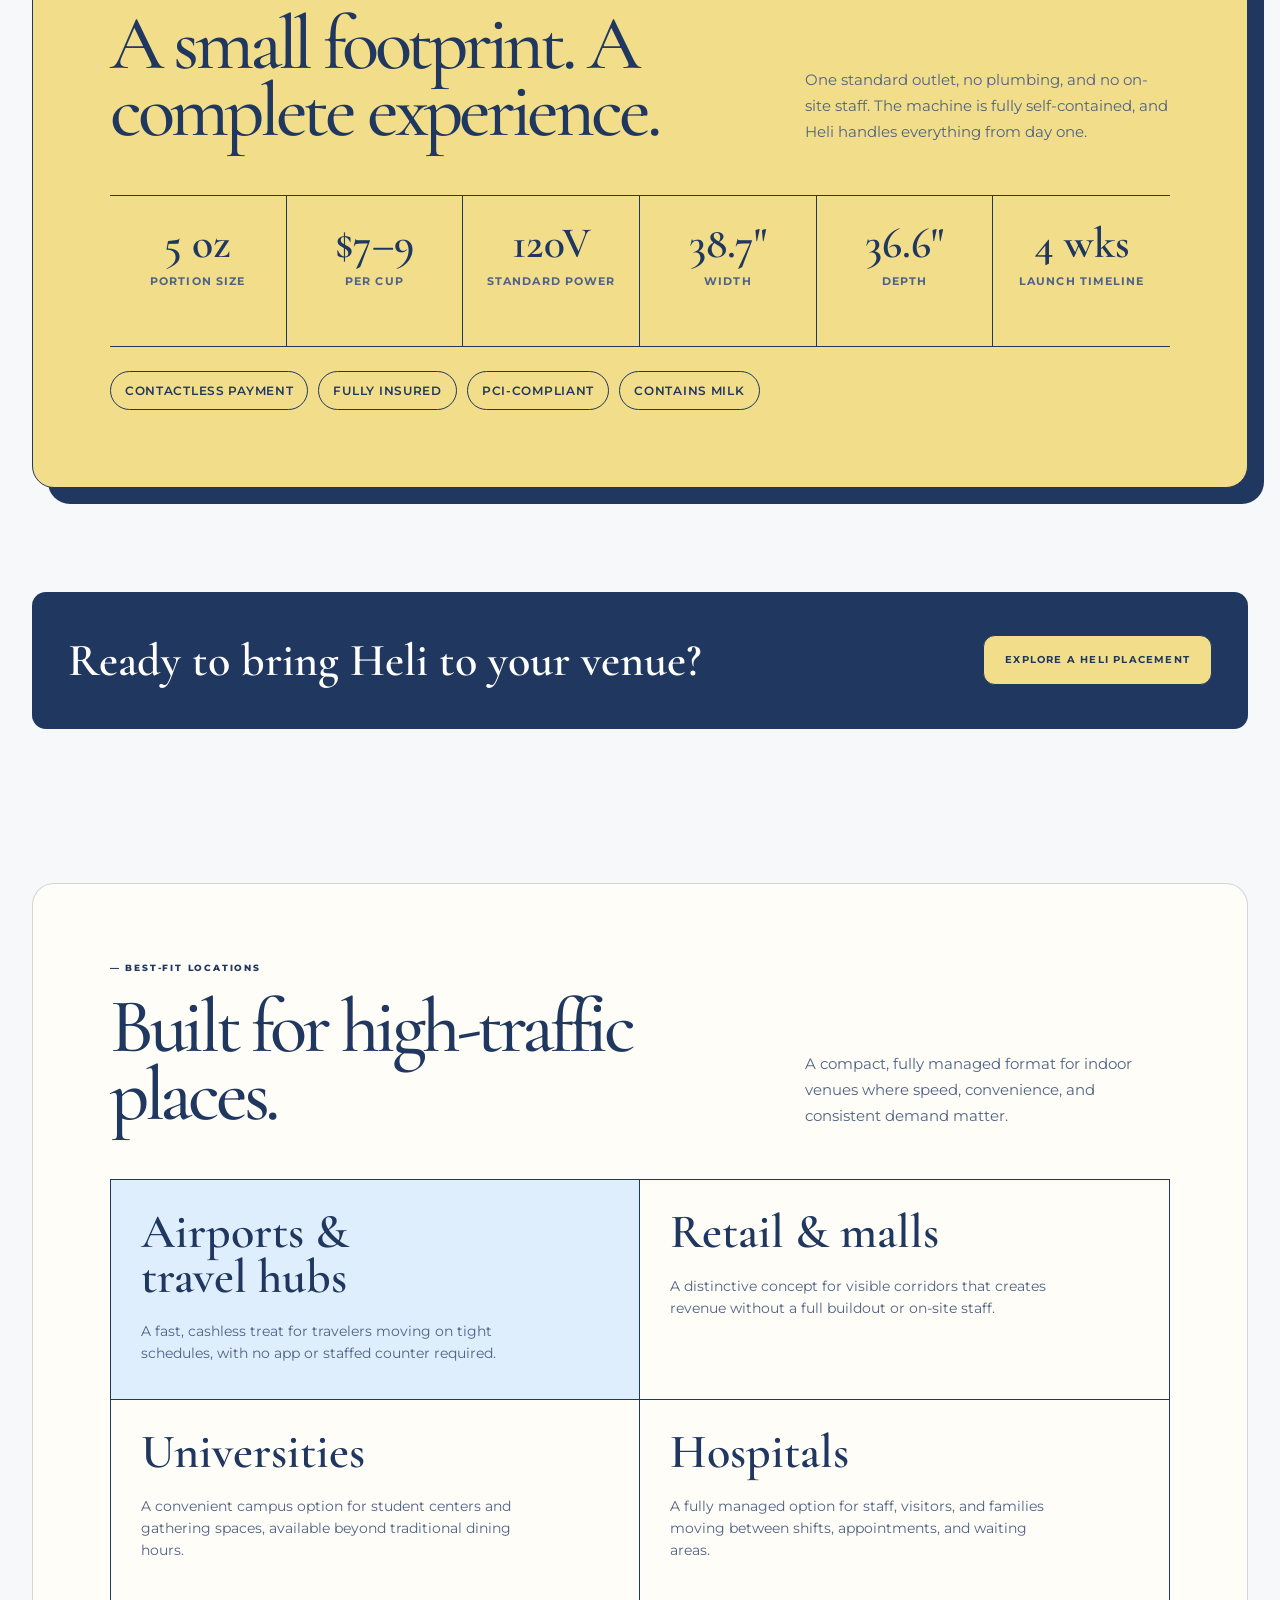
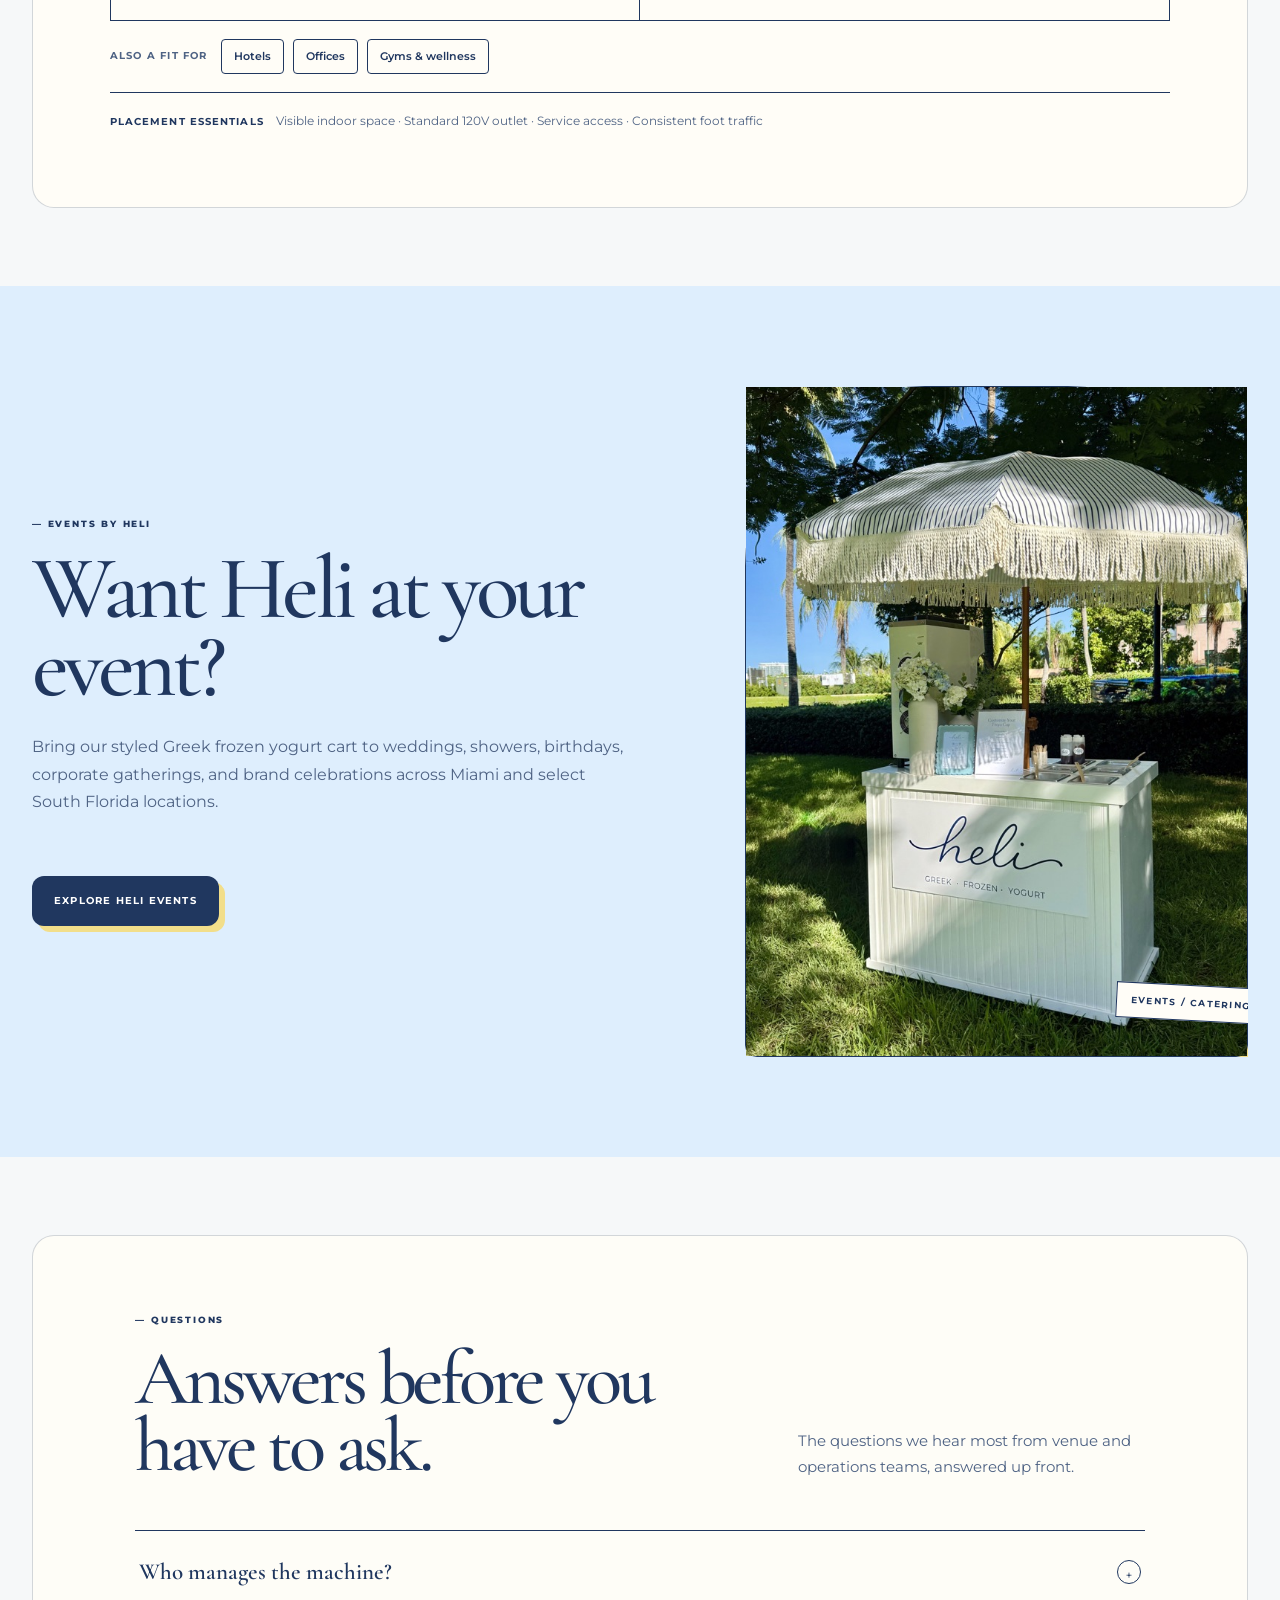
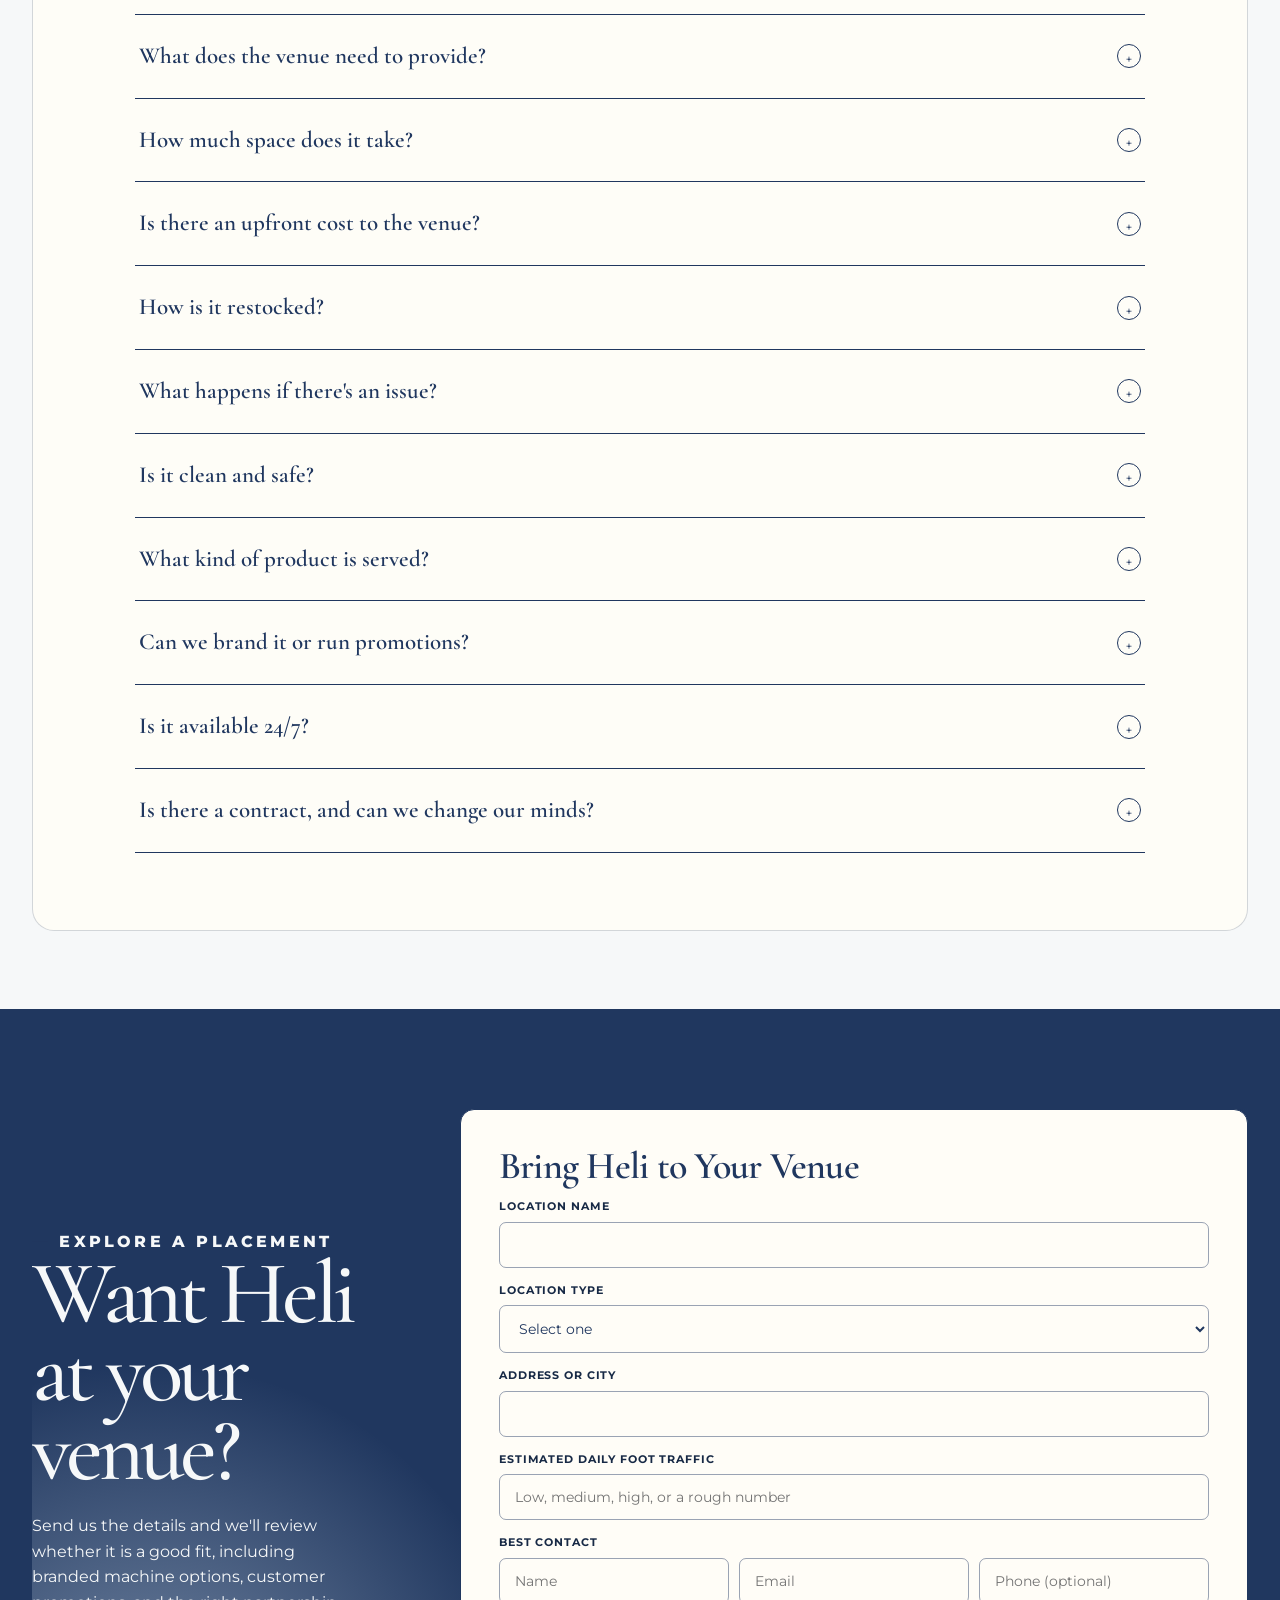
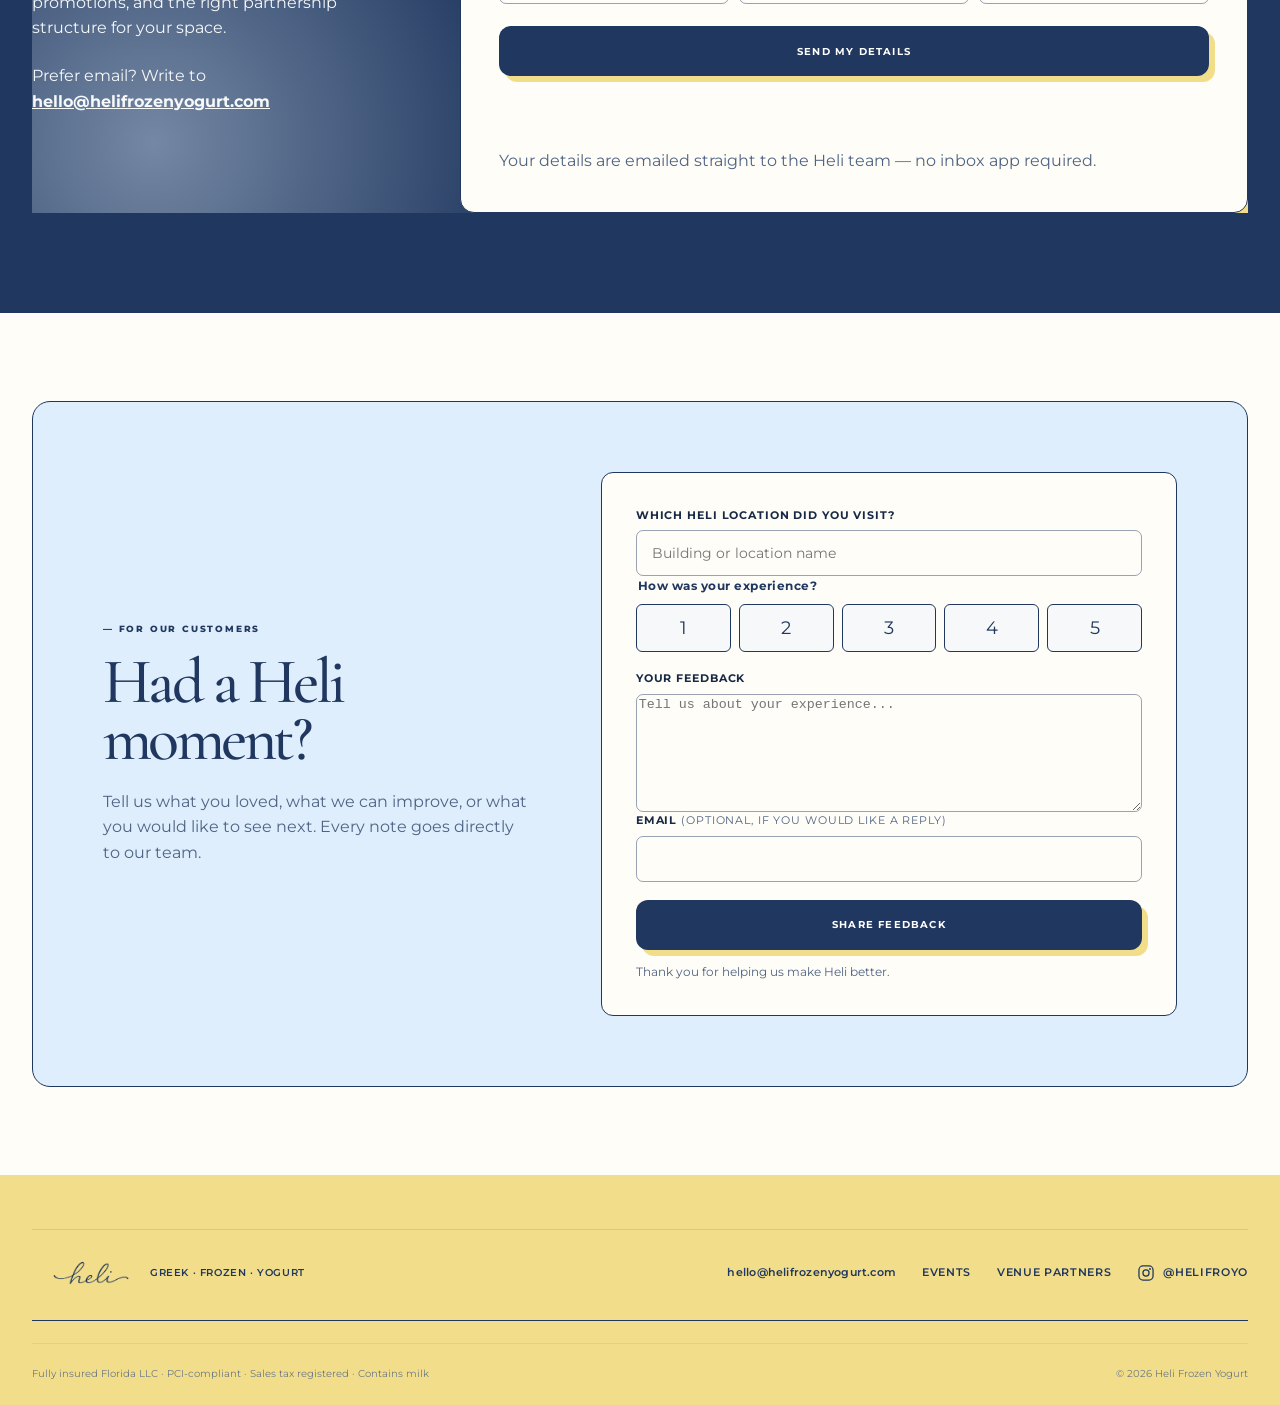
<file: _includes/home-source.html>
<!doctype html>
<html lang="en">
<head>
  <meta charset="utf-8" />
  <meta name="viewport" content="width=device-width, initial-scale=1" />
  <title>Heli Frozen Yogurt | Fully Managed for High-Traffic Venues</title>
  <meta name="description" content="Heli installs, stocks, and manages premium self-serve Greek frozen yogurt machines for airports, retail centers, campuses, hospitals, hotels, offices, and other high-traffic venues at no cost to the venue." />
  <meta name="theme-color" content="#1B3A6B" />
  <meta property="og:title" content="Heli Frozen Yogurt" />
  <meta property="og:description" content="Fast, cashless, freshly dispensed Greek frozen yogurt, fully managed for airports, retail destinations, campuses, and other high-traffic venues." />
  <meta property="og:type" content="website" />
  <link rel="icon" href="/favicon.ico" sizes="any" />
  <link rel="icon" type="image/png" sizes="16x16" href="/assets/favicon-16x16.png" />
  <link rel="icon" type="image/png" sizes="32x32" href="/assets/favicon-32x32.png" />
  <link rel="icon" type="image/png" sizes="192x192" href="/assets/favicon-192x192.png" />
  <link rel="apple-touch-icon" sizes="180x180" href="/assets/apple-touch-icon.png" />
  <link rel="preconnect" href="https://fonts.googleapis.com">
  <link rel="preconnect" href="https://fonts.gstatic.com" crossorigin>
  <link href="https://fonts.googleapis.com/css2?family=Cormorant+Garamond:ital,wght@0,300;0,400;0,500;1,400;1,500&family=Montserrat:wght@300;400;500;600;700&display=swap" rel="stylesheet">
  <link rel="preload" as="image" href="/assets/heli_transparent_bg.webp" fetchpriority="high">
  <style>
    :root {
      /* Heli Navy — official brand kit */
      --navy: #20375F;
      --navy-900: #172945;
      --navy-deep: #172945;
      /* Coastal blues */
      --stripe-white: #F6F8F9;
      --ice: #EAF3FB;
      --powder: #DEEEFD;
      --soft-blue: #DBEDFD;
      --mist: #D9E1EA;
      --slate: #5F759C;
      --slate-100: #E7ECF2;
      /* Butter Yellow — single soft-warm accent, used sparingly (never as text) */
      --butter: #F2DE8A;
      --butter-tint: #FBF3D2;
      /* Legacy aliases mapped onto the coastal system (berry retired -> navy) */
      --blue: #DEEEFD;
      --blue-soft: #EAF3FB;
      --cream: #F6F8F9;
      --cream-strong: #EAF3FB;
      --berry: #20375F;
      --berry-dark: #172945;
      --ink: #20375F;
      --muted: #5F759C;
      --white: #ffffff;
      --shadow: 0 20px 44px -28px rgba(32, 55, 95, .30);
      --radius-lg: 34px;
      --radius-md: 22px;
      --radius-sm: 16px;
      --max: 1180px;
    }

    * {
      box-sizing: border-box;
    }

    html {
      scroll-behavior: smooth;
      overflow-x: hidden;
    }

    body {
      margin: 0;
      color: var(--ink);
      font-family: "Montserrat", system-ui, -apple-system, BlinkMacSystemFont, "Segoe UI", sans-serif;
      background-color: var(--stripe-white);
      line-height: 1.6;
      overflow-x: hidden;
      max-width: 100%;
    }

    /* Coastal stripe signature — the one bold motif, kept to a thin band */
    .stripe-band {
      height: 8px;
      width: 100%;
      background: repeating-linear-gradient(90deg, var(--powder) 0 7px, var(--stripe-white) 7px 18px);
    }

    a {
      color: inherit;
      text-decoration: none;
    }

    img {
      display: block;
      max-width: 100%;
    }

    picture {
      display: contents;
    }

    .page-shell {
      width: min(var(--max), calc(100% - 38px));
      margin: 0 auto;
    }

    .nav-wrap {
      position: sticky;
      top: 14px;
      z-index: 20;
      padding: 14px 0 0;
    }

    .nav-actions { display: flex; align-items: center; gap: 10px; }
    .nav-cta .cta-short { display: none; }
    .nav-toggle {
      display: none;
      flex-direction: column;
      justify-content: center;
      gap: 4px;
      width: 42px;
      height: 42px;
      border-radius: 12px;
      border: 1px solid var(--mist);
      background: rgba(255,255,255,.6);
      cursor: pointer;
      flex-shrink: 0;
    }
    .nav-toggle-bar { display: block; width: 18px; height: 2px; margin: 0 auto; background: var(--navy); border-radius: 2px; transition: transform .2s ease, opacity .2s ease; }
    #siteHeader.nav-open .nav-toggle-bar:nth-child(1) { transform: translateY(6px) rotate(45deg); }
    #siteHeader.nav-open .nav-toggle-bar:nth-child(2) { opacity: 0; }
    #siteHeader.nav-open .nav-toggle-bar:nth-child(3) { transform: translateY(-6px) rotate(-45deg); }

    .nav {
      display: flex;
      align-items: center;
      justify-content: space-between;
      gap: 18px;
      border: 1px solid rgba(32, 55, 95, .11);
      border-radius: 999px;
      padding: 10px 12px 10px 18px;
      background: rgba(246, 248, 249, .85);
      box-shadow: 0 18px 50px rgba(32, 55, 95, .11);
      backdrop-filter: blur(16px);
    }

    .brand-lockup {
      display: flex;
      align-items: center;
      gap: 12px;
      min-width: 180px;
    }

    .brand-logo {
      width: 130px;
      height: auto;
    }

    .brand-subtext {
      display: block;
      font-size: 9px;
      letter-spacing: .22em;
      font-weight: 600;
      color: var(--navy);
      text-transform: uppercase;
      margin-top: -3px;
      white-space: nowrap;
    }

    .nav-links {
      display: flex;
      align-items: center;
      gap: 16px;
      font-size: 12px;
      letter-spacing: .04em;
      text-transform: uppercase;
      color: var(--navy-deep);
      font-weight: 500;
    }

    .nav-links a {
      opacity: .78;
      transition: opacity .2s ease;
    }

    .nav-links a:hover {
      opacity: 1;
    }

    .button {
      display: inline-flex;
      align-items: center;
      justify-content: center;
      gap: 9px;
      border-radius: 999px;
      border: 1px solid transparent;
      padding: 13px 19px;
      min-height: 48px;
      font-size: 12px;
      letter-spacing: .08em;
      text-transform: uppercase;
      font-weight: 700;
      transition: transform .2s ease, box-shadow .2s ease, background .2s ease;
      cursor: pointer;
      white-space: nowrap;
    }

    .button:hover {
      transform: translateY(-2px);
    }

    button.button {
      font-family: inherit;
      appearance: none;
      -webkit-appearance: none;
      width: 100%;
    }

    .button-primary {
      color: var(--white);
      background: var(--navy);
      box-shadow: 0 14px 34px rgba(32, 55, 95, .22);
    }

    .button-primary:hover {
      background: var(--navy-deep);
    }

    .button-secondary {
      color: var(--navy);
      background: none;
      border-color: transparent;
      box-shadow: none;
      text-transform: none;
      letter-spacing: 0;
      font-weight: 600;
      font-size: 14px;
      padding: 13px 8px;
      text-decoration: underline;
      text-decoration-color: rgba(32, 55, 95, .3);
      text-underline-offset: 3px;
    }

    .button-secondary:hover {
      transform: none;
      text-decoration-color: var(--navy);
    }

    .button-berry {
      color: var(--navy);
      background: var(--butter);
      border-color: rgba(32, 55, 95, .18);
      box-shadow: 0 12px 26px -10px rgba(32, 55, 95, .30);
    }

    .button-berry:hover {
      background: #ECD675;
      box-shadow: 0 16px 30px -10px rgba(32, 55, 95, .34);
    }

    .hero {
      position: relative;
      padding: 92px 0 54px;
    }

    .hero-grid {
      display: grid;
      grid-template-columns: minmax(0, 1.05fr) minmax(340px, .95fr);
      gap: 40px;
      align-items: center;
    }

    .eyebrow {
      display: inline-flex;
      align-items: center;
      gap: 10px;
      margin-bottom: 22px;
      padding: 8px 14px;
      border: 1px solid rgba(32,55,95,.28);
      border-radius: 999px;
      background: rgba(255,255,255,.55);
      color: var(--slate);
      font-size: 11px;
      font-weight: 700;
      letter-spacing: .11em;
      text-transform: uppercase;
    }

    .eyebrow-dot {
      width: 8px;
      height: 8px;
      border-radius: 999px;
      background: var(--butter);
      box-shadow: 0 0 0 6px rgba(32,55,95,.08);
    }

    h1, h2, h3 {
      font-family: "Cormorant Garamond", Georgia, serif;
      color: var(--navy);
      line-height: .96;
      margin: 0;
      font-weight: 600;
    }

    h1 {
      max-width: 760px;
      font-weight: 300;
      font-size: clamp(40px, 5.4vw, 70px);
      letter-spacing: -.005em;
      line-height: 1.04;
    }

    h1 em { font-style: italic; font-weight: 400; }

    .hero-copy {
      max-width: 640px;
      margin: 24px 0 0;
      color: #3e4d64;
      font-size: clamp(17px, 2vw, 20px);
      line-height: 1.75;
    }

    .hero-actions {
      display: flex;
      flex-wrap: wrap;
      gap: 12px;
      margin-top: 34px;
    }

    .hero-microcopy {
      margin: 14px 0 0;
      font-size: 13px;
      font-weight: 500;
      letter-spacing: 0;
      text-transform: none;
      color: var(--muted);
    }

    .hero-proof {
      display: flex;
      flex-wrap: wrap;
      gap: 12px;
      margin-top: 28px;
      color: var(--navy);
      font-size: 13px;
      font-weight: 600;
    }

    .proof-chip {
      padding: 9px 13px;
      border: 1px solid rgba(32, 55, 95, .13);
      border-radius: 999px;
      background: rgba(255,255,255,.55);
    }

    .experience-card {
      position: relative;
      overflow: hidden;
      min-height: 660px;
      border-radius: 42px;
      background: linear-gradient(145deg, rgba(255,255,255,.72), rgba(246,248,249,.94));
      border: 1px solid rgba(32, 55, 95, .11);
      box-shadow: var(--shadow);
      padding: 30px;
    }

    .experience-card::before {
      content: "";
      position: absolute;
      width: 360px;
      height: 360px;
      border-radius: 50%;
      background: radial-gradient(circle, rgba(200,216,232,.95), rgba(200,216,232,0) 70%);
      right: -120px;
      top: -120px;
    }

    .experience-card::after {
      content: "";
      position: absolute;
      width: 260px;
      height: 260px;
      border-radius: 50%;
      background: radial-gradient(circle, rgba(32,55,95,.2), rgba(32,55,95,0) 68%);
      left: -80px;
      bottom: -70px;
    }

    .mini-logo-card {
      position: relative;
      z-index: 2;
      display: inline-flex;
      flex-direction: column;
      align-items: center;
      gap: 1px;
      padding: 15px 18px 12px;
      border-radius: 18px;
      background: rgba(255,255,255,.74);
      border: 1px solid rgba(32,55,95,.1);
      box-shadow: 0 18px 42px rgba(32,55,95,.09);
    }

    .mini-logo-card img {
      width: 112px;
    }

    .mini-logo-card span {
      color: var(--navy);
      font-size: 9px;
      font-weight: 700;
      letter-spacing: .22em;
      text-transform: uppercase;
    }

    .machine-photo-wrap {
      position: absolute;
      inset: 88px 0 20px;
      z-index: 2;
      display: flex;
      align-items: center;
      justify-content: center;
      padding: 0 4px;
    }

    .machine-photo {
      max-height: 100%;
      max-width: 100%;
      object-fit: contain;
      filter: drop-shadow(0 30px 60px rgba(32, 55, 95, 0.20));
      border-radius: 18px;
    }

    .machine-scene {
      position: absolute;
      inset: 94px 25px 30px;
      z-index: 2;
      display: grid;
      grid-template-columns: 1fr 150px;
      align-items: end;
      gap: 10px;
    }

    .machine {
      position: relative;
      width: min(310px, 84%);
      height: 410px;
      margin-left: 20px;
      border-radius: 36px 36px 28px 28px;
      background: linear-gradient(160deg, #ffffff 0%, #f4f9fd 58%, #edf5fb 100%);
      border: 1px solid rgba(32,55,95,.18);
      box-shadow: 0 30px 80px rgba(32,55,95,.18);
    }

    .machine-top {
      position: absolute;
      left: 22px;
      right: 22px;
      top: 22px;
      height: 84px;
      border-radius: 24px;
      background: var(--cream);
      border: 1px solid rgba(32,55,95,.1);
      display: grid;
      place-items: center;
      overflow: hidden;
    }

    .machine-top img {
      width: 132px;
    }

    .machine-window {
      position: absolute;
      left: 34px;
      top: 132px;
      width: 132px;
      height: 168px;
      border-radius: 24px;
      background: linear-gradient(180deg, rgba(200,216,232,.8), rgba(255,255,255,.9));
      border: 1px solid rgba(32,55,95,.14);
      overflow: hidden;
    }

    .machine-window::before, .machine-window::after {
      content: "";
      position: absolute;
      border-radius: 50%;
      background: rgba(255,255,255,.55);
    }

    .machine-window::before {
      width: 92px;
      height: 92px;
      left: 16px;
      top: 20px;
    }

    .machine-window::after {
      width: 120px;
      height: 72px;
      left: 8px;
      bottom: 14px;
      border-radius: 42px 42px 22px 22px;
    }

    .pay-panel {
      position: absolute;
      right: 32px;
      top: 142px;
      width: 78px;
      height: 142px;
      border-radius: 18px;
      background: var(--navy);
      box-shadow: inset 0 0 0 1px rgba(255,255,255,.1);
    }

    .pay-panel::before {
      content: "tap";
      position: absolute;
      left: 13px;
      right: 13px;
      top: 18px;
      padding: 8px 0;
      border-radius: 9px;
      background: rgba(255,255,255,.14);
      color: rgba(255,255,255,.86);
      font-size: 10px;
      letter-spacing: .12em;
      text-align: center;
      text-transform: uppercase;
    }

    .pay-panel::after {
      content: "";
      position: absolute;
      width: 42px;
      height: 42px;
      left: 18px;
      bottom: 20px;
      border-radius: 50%;
      border: 1px solid rgba(255,255,255,.36);
    }

    .machine-base {
      position: absolute;
      left: 46px;
      right: 46px;
      bottom: 30px;
      height: 58px;
      border-radius: 20px;
      background: rgba(32,55,95,.08);
      border: 1px solid rgba(32,55,95,.08);
    }

    .cup {
      position: relative;
      width: 138px;
      height: 146px;
      margin: 0 auto 74px;
      filter: drop-shadow(0 22px 22px rgba(32,55,95,.16));
    }

    .cup .swirl {
      position: absolute;
      left: 24px;
      top: 0;
      width: 90px;
      height: 78px;
      border-radius: 50% 50% 42% 42%;
      background: #fff8ef;
      box-shadow: inset -14px -11px 0 rgba(200,216,232,.22);
      transform: rotate(-4deg);
    }

    .cup .swirl::before,
    .cup .swirl::after {
      content: "";
      position: absolute;
      border-radius: 50%;
      background: #fff8ef;
      box-shadow: inset -10px -9px 0 rgba(200,216,232,.19);
    }

    .cup .swirl::before {
      width: 68px;
      height: 54px;
      left: 12px;
      top: -28px;
    }

    .cup .swirl::after {
      width: 42px;
      height: 36px;
      left: 25px;
      top: -52px;
    }

    .cup .bowl {
      position: absolute;
      left: 8px;
      bottom: 0;
      width: 122px;
      height: 92px;
      background: linear-gradient(180deg, #ffffff, #f5f8fb);
      border: 2px solid rgba(32,55,95,.16);
      border-radius: 20px 20px 42px 42px;
      clip-path: polygon(6% 0, 94% 0, 80% 100%, 20% 100%);
    }

    .cup .label {
      position: absolute;
      left: 34px;
      bottom: 32px;
      width: 68px;
      height: 26px;
      border-radius: 999px;
      background: rgba(246,248,249,.9);
      display: grid;
      place-items: center;
      color: var(--navy);
      font-family: "Cormorant Garamond", Georgia, serif;
      font-size: 23px;
      line-height: 1;
    }

    .floating-note {
      position: absolute;
      z-index: 3;
      border-radius: 20px;
      background: rgba(255,255,255,.82);
      border: 1px solid rgba(32,55,95,.1);
      box-shadow: 0 18px 42px rgba(32,55,95,.11);
      color: var(--navy-deep);
      font-size: 12px;
      font-weight: 600;
      letter-spacing: 0;
      text-transform: none;
      padding: 11px 15px;
    }

    .note-one {
      right: 28px;
      top: 142px;
    }

    .note-two {
      left: 28px;
      bottom: 46px;
    }

    section {
      padding: 58px 0;
    }

    .section-card {
      border-radius: var(--radius-lg);
      background: rgba(246,248,249,.86);
      border: 1px solid rgba(32, 55, 95, .11);
      box-shadow: var(--shadow);
      padding: clamp(26px, 5vw, 56px);
    }

    .section-heading {
      display: grid;
      grid-template-columns: 1fr minmax(280px, 460px);
      gap: 30px;
      align-items: end;
      margin-bottom: 34px;
    }

    h2 {
      font-size: clamp(42px, 6vw, 70px);
      letter-spacing: -.035em;
    }

    .section-kicker {
      color: var(--slate);
      font-size: 12px;
      font-weight: 800;
      letter-spacing: .15em;
      text-transform: uppercase;
      margin: 0 0 13px;
    }

    .section-intro {
      margin: 0;
      color: var(--muted);
      font-size: 16px;
    }

    .cards-grid {
      display: grid;
      grid-template-columns: repeat(4, 1fr);
      gap: 16px;
    }

    .feature-card {
      min-height: 230px;
      padding: 24px;
      border-radius: 26px;
      background: rgba(255,255,255,.68);
      border: 1px solid rgba(32, 55, 95, .09);
    }

    .icon-badge {
      width: 46px;
      height: 46px;
      display: grid;
      place-items: center;
      border-radius: 15px;
      background: rgba(200,216,232,.6);
      color: var(--navy);
      font-size: 20px;
      margin-bottom: 22px;
    }

    h3 {
      font-size: 30px;
      letter-spacing: -.02em;
      margin-bottom: 11px;
    }

    .feature-card p,
    .step-card p,
    .place-card p {
      margin: 0;
      color: var(--muted);
      font-size: 14px;
    }

    .track-label {
      font-family: "Cormorant Garamond", Georgia, serif;
      color: var(--navy);
      font-size: 26px;
      font-weight: 600;
      margin: 36px 0 16px;
    }

    .track-label:first-of-type {
      margin-top: 0;
    }

    .steps-grid {
      display: grid;
      grid-template-columns: repeat(2, 1fr);
      gap: 16px;
    }

    .steps-grid--guest {
      grid-template-columns: repeat(3, 1fr);
    }

    .step-card {
      border-radius: 26px;
      background: rgba(255,255,255,.74);
      border: 1px solid rgba(32,55,95,.09);
      padding: 24px;
      min-height: 198px;
    }

    .step-number {
      display: inline-flex;
      align-items: center;
      justify-content: center;
      width: 36px;
      height: 36px;
      border-radius: 999px;
      color: white;
      background: var(--navy);
      font-size: 13px;
      font-weight: 800;
      margin-bottom: 17px;
    }

    .places-grid {
      display: grid;
      grid-template-columns: repeat(4, 1fr);
      gap: 14px;
    }

    .place-card {
      position: relative;
      padding: 22px 20px;
      min-height: 164px;
      border-radius: 22px;
      background: rgba(255,255,255,.68);
      border: 1px solid rgba(32,55,95,.09);
    }

    .place-card--featured {
      background: linear-gradient(145deg, rgba(222,238,253,.9), rgba(255,255,255,.82));
      border-color: rgba(32,55,95,.18);
      box-shadow: 0 18px 38px -30px rgba(32,55,95,.46);
    }

    .place-card strong {
      display: block;
      font-family: "Cormorant Garamond", Georgia, serif;
      color: var(--navy);
      font-size: 25px;
      line-height: 1;
      margin-bottom: 9px;
      font-weight: 600;
    }

    .secondary-fits {
      display: flex;
      flex-wrap: wrap;
      align-items: center;
      gap: 9px;
      margin-top: 18px;
    }

    .secondary-fits-label {
      margin-right: 4px;
      color: var(--muted);
      font-size: 10px;
      font-weight: 700;
      letter-spacing: .12em;
      text-transform: uppercase;
    }

    .secondary-fit {
      padding: 8px 12px;
      border: 1px solid rgba(32,55,95,.11);
      border-radius: 999px;
      background: rgba(255,255,255,.54);
      color: var(--navy);
      font-size: 11px;
      font-weight: 600;
    }

    .placement-note {
      display: flex;
      align-items: baseline;
      gap: 12px;
      margin: 18px 0 0;
      padding-top: 18px;
      border-top: 1px solid rgba(32,55,95,.1);
      color: var(--muted);
      font-size: 12px;
    }

    .placement-note strong {
      flex: 0 0 auto;
      color: var(--navy);
      font-size: 10px;
      letter-spacing: .11em;
      text-transform: uppercase;
    }

    .events-promo-section {
      padding-top: 30px;
    }

    .events-promo-card {
      display: grid;
      grid-template-columns: minmax(0, 1fr) minmax(320px, 440px);
      gap: clamp(34px, 6vw, 76px);
      align-items: center;
      padding: clamp(26px, 5vw, 56px);
      overflow: hidden;
      border: 1px solid rgba(32,55,95,.11);
      border-radius: 40px;
      background: linear-gradient(145deg, rgba(255,255,255,.9), rgba(222,238,253,.68));
      box-shadow: var(--shadow);
    }

    .events-promo-copy h2 {
      max-width: 620px;
      font-size: clamp(42px, 5.6vw, 66px);
    }

    .events-promo-copy > p:not(.section-kicker) {
      max-width: 620px;
      margin: 22px 0 0;
      color: var(--muted);
      font-size: 16px;
      line-height: 1.72;
    }

    .events-promo-copy .button {
      width: fit-content;
      margin-top: 28px;
    }

    .events-promo-media {
      width: 100%;
      aspect-ratio: 4 / 5;
      margin: 0;
      overflow: hidden;
      border: 1px solid rgba(32,55,95,.1);
      border-radius: 28px;
      background: var(--powder);
      box-shadow: 0 24px 50px -32px rgba(32,55,95,.42);
    }

    .events-promo-media img {
      width: 100%;
      height: 100%;
      object-fit: cover;
      object-position: center;
    }

    .cta {
      padding: 70px 0 90px;
    }

    .cta-card {
      display: grid;
      grid-template-columns: 1.1fr .9fr;
      gap: 30px;
      align-items: center;
      border-radius: 44px;
      padding: clamp(30px, 6vw, 64px);
      background: linear-gradient(135deg, rgba(246,248,249,.94), rgba(255,255,255,.76));
      border: 1px solid rgba(32,55,95,.11);
      box-shadow: var(--shadow);
      overflow: hidden;
      position: relative;
    }

    .cta-card::before {
      content: "";
      position: absolute;
      inset: 0;
      background: radial-gradient(circle at 90% 12%, rgba(32,55,95,.18), transparent 34%), radial-gradient(circle at 10% 90%, rgba(200,216,232,.5), transparent 30%);
      pointer-events: none;
    }

    .cta-content, .inquiry-card {
      position: relative;
      z-index: 1;
    }

    .cta-card h2 {
      max-width: 680px;
    }

    .cta-card p {
      max-width: 620px;
      color: var(--muted);
      margin: 22px 0 0;
      font-size: 16px;
    }

    .inquiry-card {
      border-radius: 28px;
      padding: 26px;
      background: rgba(255,255,255,.74);
      border: 1px solid rgba(32,55,95,.09);
    }

    .inquiry-card h3 {
      margin-bottom: 14px;
    }

    .inquiry-list {
      display: grid;
      gap: 11px;
      padding: 0;
      margin: 0 0 22px;
      list-style: none;
      color: var(--muted);
      font-size: 14px;
    }

    .inquiry-list li {
      display: grid;
      grid-template-columns: 20px 1fr;
      gap: 8px;
    }

    .inquiry-list li::before {
      content: "•";
      color: var(--navy);
      font-weight: 800;
      font-size: 22px;
      line-height: .8;
    }

    footer {
      padding: 42px 0 52px;
      color: var(--navy);
    }

    .social-link {
      display: inline-flex;
      align-items: center;
      justify-content: center;
      gap: 8px;
      color: var(--navy);
      transition: color .2s ease, transform .2s ease;
    }
    .social-link:hover {
      color: var(--navy-900);
      transform: translateY(-2px);
    }

    .footer-inner {
      border-top: 1px solid rgba(32,55,95,.13);
      padding-top: 28px;
    }

    .footer-main {
      display: flex;
      align-items: center;
      justify-content: space-between;
      gap: 34px;
    }

    .footer-brand {
      display: inline-flex;
      align-items: center;
      gap: 18px;
      flex: 0 0 auto;
    }

    .footer-tagline {
      font-size: 10px;
      letter-spacing: .06em;
      text-transform: uppercase;
      font-weight: 600;
      white-space: nowrap;
    }

    .footer-logo {
      width: 82px;
    }

    .footer-links {
      display: flex;
      align-items: center;
      justify-content: flex-end;
      flex-wrap: wrap;
      gap: 14px 26px;
      font-size: 11px;
      letter-spacing: .06em;
      text-transform: uppercase;
      font-weight: 600;
    }

    .footer-links a {
      transition: color .2s ease, opacity .2s ease;
    }

    .footer-links a:hover {
      color: var(--navy-900);
      opacity: .72;
    }

    .footer-email {
      letter-spacing: .02em;
      text-transform: none;
    }

    .footer-meta {
      display: flex;
      align-items: center;
      justify-content: space-between;
      gap: 20px;
      margin-top: 22px;
      padding-top: 16px;
      border-top: 1px solid rgba(32,55,95,.08);
      color: var(--muted);
      font-size: 10px;
      line-height: 1.5;
    }

    .footer-disclosure,
    .footer-copyright {
      opacity: .82;
    }

    .brand-logo {
      width: 118px;
    }

    .specs-grid {
      display: grid;
      grid-template-columns: repeat(6, 1fr);
      gap: 14px;
      margin-bottom: 24px;
    }

    .spec-item {
      display: flex;
      flex-direction: column;
      align-items: center;
      padding: 24px 16px;
      border-radius: 22px;
      background: rgba(255,255,255,.68);
      border: 1px solid rgba(32,55,95,.09);
      text-align: center;
    }

    .spec-value {
      font-family: "Cormorant Garamond", Georgia, serif;
      font-size: 38px;
      font-weight: 600;
      color: var(--navy);
      line-height: 1;
      margin-bottom: 8px;
    }

    .spec-label {
      font-size: 11px;
      font-weight: 700;
      letter-spacing: .1em;
      text-transform: uppercase;
      color: var(--muted);
    }

    .specs-tags {
      display: flex;
      flex-wrap: wrap;
      gap: 10px;
      margin-top: 6px;
    }

    .spec-tag {
      padding: 9px 14px;
      border-radius: 999px;
      background: rgba(32,55,95,.07);
      border: 1px solid rgba(32,55,95,.12);
      color: var(--navy);
      font-size: 12px;
      font-weight: 600;
      letter-spacing: .06em;
      text-transform: uppercase;
    }

    @media (max-width: 980px) {
      .nav-toggle { display: flex; }
      .nav-links { display: none; }
      #siteHeader.nav-open .nav-links {
        display: flex;
        flex-direction: column;
        gap: 4px;
        position: absolute;
        top: calc(100% + 8px);
        left: 0;
        right: 0;
        width: min(var(--max), calc(100% - 28px));
        margin: 0 auto;
        background: rgba(246,248,249,.98);
        backdrop-filter: blur(16px);
        border: 1px solid var(--mist);
        border-radius: 20px;
        padding: 12px 16px;
        box-shadow: var(--shadow);
        z-index: 40;
      }
      #siteHeader.nav-open .nav-links a {
        opacity: 1;
        padding: 12px 6px;
        border-bottom: 1px solid var(--slate-100);
      }
      #siteHeader.nav-open .nav-links a:last-child { border-bottom: 0; }

      .hero {
        padding-top: 64px;
      }

      .hero-grid,
      .section-heading,
      .cta-card,
      .events-promo-card {
        grid-template-columns: 1fr;
      }

      .events-promo-copy {
        width: min(100%, 620px);
        margin-inline: auto;
      }

      .events-promo-media {
        width: min(100%, 460px);
        margin-inline: auto;
      }

      .steps-grid--guest {
        grid-template-columns: 1fr 1fr;
      }

      .icon-steps {
        grid-template-columns: 1fr 1fr;
      }

      .visual-grid {
        grid-template-columns: 1fr;
      }

      .experience-card {
        min-height: 520px;
      }

      .machine-scene {
        inset: 82px 20px 28px;
      }

      .machine {
        width: 270px;
        height: 370px;
        margin-left: 0;
      }

      .cards-grid,
      .steps-grid {
        grid-template-columns: 1fr 1fr;
      }

      .places-grid {
        grid-template-columns: repeat(2, 1fr);
      }
    }

    @media (max-width: 680px) {
      body {
        background-size: 480px auto;
        background-attachment: scroll;
      }

      .page-shell {
        width: min(100% - 24px, var(--max));
      }

      .nav {
        padding: 10px 10px 10px 14px;
      }

      .brand-subtext {
        display: none;
      }

      .button {
        width: 100%;
      }

      .nav .button {
        width: auto;
        min-height: 42px;
        padding: 10px 14px;
        font-size: 10px;
      }

      .brand-logo {
        width: 78px;
      }

      .hero {
        padding: 48px 0 30px;
      }

      .hero-actions {
        align-items: stretch;
      }

      .experience-card {
        min-height: 430px;
        padding: 20px;
        border-radius: 30px;
      }

      .mini-logo-card {
        padding: 12px 13px 10px;
      }

      .mini-logo-card img {
        width: 92px;
      }

      .mini-logo-card span {
        font-size: 7px;
      }

      .machine-scene {
        inset: 78px 16px 24px;
        grid-template-columns: 1fr 92px;
      }

      .machine {
        width: 220px;
        height: 310px;
        border-radius: 28px;
      }

      .machine-top {
        left: 16px;
        right: 16px;
        top: 16px;
        height: 66px;
        border-radius: 18px;
      }

      .machine-top img {
        width: 104px;
      }

      .machine-window {
        left: 24px;
        top: 104px;
        width: 100px;
        height: 132px;
        border-radius: 18px;
      }

      .pay-panel {
        width: 58px;
        height: 116px;
        right: 23px;
        top: 110px;
      }

      .pay-panel::after {
        width: 32px;
        height: 32px;
        left: 13px;
      }

      .machine-base {
        left: 36px;
        right: 36px;
        bottom: 22px;
        height: 42px;
        border-radius: 15px;
      }

      .cup {
        width: 96px;
        transform: scale(.78);
        transform-origin: bottom center;
        margin-bottom: 45px;
      }

      .floating-note {
        display: none;
      }

      section {
        padding: 36px 0;
      }

      .section-card {
        border-radius: 28px;
      }

      .events-promo-card {
        gap: 28px;
        padding: 27px 20px;
        border-radius: 28px;
      }

      .events-promo-copy .button {
        width: 100%;
      }

      .events-promo-media {
        width: min(100%, 460px);
        border-radius: 22px;
      }

      .cards-grid,
      .steps-grid,
      .steps-grid--guest,
      .places-grid,
      .visual-grid,
      .icon-steps {
        grid-template-columns: 1fr;
      }

      .feature-card,
      .step-card,
      .place-card {
        min-height: auto;
      }

      .placement-note {
        align-items: flex-start;
        flex-direction: column;
        gap: 5px;
      }

      .footer-main,
      .footer-meta {
        align-items: flex-start;
        flex-direction: column;
      }

      .footer-main {
        gap: 24px;
      }

      .footer-links {
        justify-content: flex-start;
        gap: 12px 20px;
      }

      .mid-cta {
        flex-direction: column;
        align-items: stretch;
        text-align: center;
      }

      .mid-cta .button {
        width: 100%;
      }

      .form-grid-3 {
        grid-template-columns: 1fr;
      }

      .brand-lockup { min-width: 0; }
      .nav-cta .cta-full { display: none; }
      .nav-cta .cta-short { display: inline; }

      h1 { font-size: clamp(30px, 8.5vw, 42px); }
      h2 { font-size: clamp(26px, 7.2vw, 36px); }
      .hero-copy { font-size: clamp(16px, 4.4vw, 18px); }
      .place-intro { font-size: 16px; }
      .section-heading { gap: 14px; margin-bottom: 24px; }
    }

    /* --- Trust bar --- */
    #trust-bar {
      padding: 0 0 10px;
    }

    .trust-bar {
      margin: 0 auto;
      max-width: 860px;
      text-align: center;
      padding: 15px 22px;
      border-radius: 999px;
      background: rgba(255,255,255,.6);
      border: 1px solid rgba(32, 55, 95, .11);
      box-shadow: 0 14px 40px rgba(32, 55, 95, .08);
      font-size: 12px;
      font-weight: 700;
      letter-spacing: .06em;
      text-transform: uppercase;
      color: var(--navy-deep);
    }

    /* --- Visual proof / "Meet Heli" section --- */
    .icon-steps {
      display: grid;
      grid-template-columns: repeat(3, 1fr);
      gap: 14px;
      margin-bottom: 20px;
    }

    .icon-step {
      text-align: center;
      padding: 20px 12px;
      border-radius: 22px;
      background: rgba(255,255,255,.68);
      border: 1px solid rgba(32, 55, 95, .09);
    }

    .icon-circle {
      width: 52px;
      height: 52px;
      margin: 0 auto 12px;
      border-radius: 999px;
      background: rgba(200,216,232,.6);
      display: grid;
      place-items: center;
      color: var(--navy);
      font-family: "Cormorant Garamond", Georgia, serif;
      font-size: 22px;
      font-weight: 700;
    }

    .icon-step span {
      display: block;
      font-weight: 700;
      font-size: 12px;
      color: var(--navy);
      text-transform: uppercase;
      letter-spacing: .06em;
    }

    .visual-grid {
      display: grid;
      grid-template-columns: repeat(2, minmax(0, 340px));
      justify-content: center;
      align-items: start;
      gap: clamp(20px, 4vw, 48px);
    }

    .visual-card {
      border-radius: 26px;
      background: rgba(255,255,255,.68);
      border: 1px solid rgba(32, 55, 95, .09);
      padding: 14px;
    }

    .media-placeholder {
      border-radius: 18px;
      min-height: 160px;
      display: grid;
      place-items: center;
      text-align: center;
      padding: 20px;
      background: repeating-linear-gradient(135deg, rgba(32,55,95,.05), rgba(32,55,95,.05) 10px, rgba(32,55,95,.09) 10px, rgba(32,55,95,.09) 20px);
      border: 1px dashed rgba(32, 55, 95, .3);
      color: var(--muted);
      font-size: 13px;
      line-height: 1.6;
    }

    .pour-video {
      display: block;
      width: 100%;
      aspect-ratio: 1100 / 1423;
      object-fit: contain;
      border-radius: 16px;
      background: var(--navy-900);
    }

    .cup-photo {
      display: block;
      width: 100%;
      aspect-ratio: 1100 / 1423;
      object-fit: cover;
      object-position: center 42%;
      border-radius: 16px;
    }

    .visual-card picture { display: block; }

    .dim-standalone {
      max-width: 380px;
      margin: 8px auto 0;
    }

    /* --- "See it in place" real-installation band --- */
    .place-band {
      display: grid;
      grid-template-columns: 1fr 1fr;
      gap: clamp(28px, 5vw, 60px);
      align-items: center;
    }
    .place-photo picture { display: block; width: 100%; }
    .place-photo {
      position: relative;
    }
    .place-photo img {
      width: 100%;
      height: auto;
      aspect-ratio: 1122 / 1402;
      object-fit: cover;
      display: block;
      border-radius: 22px;
      box-shadow: var(--shadow);
    }
    .place-photo::before {
      content: "";
      position: absolute;
      top: -10px;
      left: 34px;
      width: 20px;
      height: 20px;
      border-radius: 50%;
      background: var(--butter);
      box-shadow: 0 4px 12px -4px rgba(32, 55, 95, .28);
      z-index: 2;
    }
    .place-intro {
      font-size: 17px;
      color: var(--navy);
      max-width: 46ch;
      margin-top: 18px;
    }
    @media (max-width: 820px) {
      .place-band { grid-template-columns: 1fr; gap: 26px; }
    }

    .media-placeholder strong {
      display: block;
      font-family: "Cormorant Garamond", Georgia, serif;
      font-size: 21px;
      color: var(--navy);
      margin-bottom: 6px;
      font-weight: 600;
    }

    .dim-photo-wrap {
      position: relative;
      width: 100%;
      aspect-ratio: 1100 / 1423;
      margin: 0;
    }

    .dim-photo-wrap picture {
      display: block;
      width: 100%;
      height: 100%;
    }

    .dim-photo-wrap img {
      width: 100%;
      height: 100%;
      object-fit: contain;
      display: block;
    }

    .dim-h {
      position: absolute;
      height: 0;
      border-top: 1.5px solid var(--navy);
    }

    .dim-h::before,
    .dim-h::after {
      content: "";
      position: absolute;
      top: -5px;
      width: 1.5px;
      height: 10px;
      background: var(--navy);
    }

    .dim-h::before {
      left: 0;
    }

    .dim-h::after {
      right: 0;
    }

    .dim-v {
      position: absolute;
      width: 0;
      border-left: 1.5px solid var(--navy);
    }

    .dim-v::before,
    .dim-v::after {
      content: "";
      position: absolute;
      left: -5px;
      height: 1.5px;
      width: 10px;
      background: var(--navy);
    }

    .dim-v::before {
      top: 0;
    }

    .dim-v::after {
      bottom: 0;
    }

    .dim-label {
      position: absolute;
      font-size: 11px;
      font-weight: 700;
      color: var(--navy);
      background: var(--cream);
      padding: 3px 7px;
      border-radius: 999px;
      border: 1px solid rgba(32, 55, 95, .16);
      white-space: nowrap;
    }

    .dim-h-label {
      top: -14px;
      left: 50%;
      transform: translate(-50%, -100%);
    }

    .dim-v-label {
      left: 0;
      top: 50%;
      transform: translate(-50%, -50%);
    }

    .visual-footnote {
      text-align: center;
      color: var(--muted);
      font-size: 12px;
      margin: 14px 0 0;
    }

    /* --- Froyo product showcase --- */
    #product-showcase { padding: 20px 0 58px; }
    .showcase-band {
      display: grid;
      grid-template-columns: 1.05fr .95fr;
      gap: clamp(28px, 5vw, 64px);
      align-items: center;
    }
    .showcase-media img {
      width: 100%;
      display: block;
      border-radius: var(--radius-md);
      box-shadow: var(--shadow);
    }
    .showcase-quote {
      font-family: "Cormorant Garamond", Georgia, serif;
      font-style: italic;
      font-weight: 500;
      font-size: clamp(28px, 3.6vw, 44px);
      line-height: 1.22;
      color: var(--navy);
      margin: 0;
      max-width: 16ch;
    }
    .showcase-sub {
      margin: 18px 0 0;
      color: var(--slate);
      font-size: 12px;
      letter-spacing: .16em;
      text-transform: uppercase;
      font-weight: 600;
    }
    @media (max-width: 760px) {
      .showcase-band { grid-template-columns: 1fr; }
      .showcase-quote { max-width: none; }
    }

    /* --- Founder note / social proof --- */
    .founder-note {
      max-width: 760px;
      margin: 0 auto;
      text-align: center;
    }

    .founder-note blockquote {
      margin: 0 0 16px;
      font-family: "Cormorant Garamond", Georgia, serif;
      font-size: clamp(22px, 3vw, 30px);
      color: var(--navy);
      line-height: 1.4;
      font-weight: 600;
    }

    .founder-note cite {
      font-style: normal;
      font-size: 12px;
      letter-spacing: .08em;
      text-transform: uppercase;
      color: var(--muted);
      font-weight: 700;
    }

    /* --- Mid-page CTA banner --- */
    .mid-cta {
      display: flex;
      flex-wrap: wrap;
      align-items: center;
      justify-content: space-between;
      gap: 18px;
      padding: 28px 32px;
      border-radius: 32px;
      background: linear-gradient(135deg, rgba(32,55,95,.96), rgba(15,40,77,.96));
    }

    .mid-cta p {
      margin: 0;
      font-family: "Cormorant Garamond", Georgia, serif;
      font-size: clamp(20px, 3vw, 28px);
      color: white;
      font-weight: 600;
    }

    /* --- FAQ accordion --- */
    .faq-list {
      display: grid;
      gap: 12px;
    }

    .faq-item {
      border-radius: 20px;
      background: rgba(255,255,255,.7);
      border: 1px solid rgba(32, 55, 95, .1);
      overflow: hidden;
      padding: 0;
    }

    .faq-item summary {
      list-style: none;
    }

    .faq-item summary::-webkit-details-marker {
      display: none;
    }

    .faq-question {
      display: flex;
      align-items: center;
      justify-content: space-between;
      gap: 14px;
      padding: 19px 22px;
      cursor: pointer;
      font-family: "Cormorant Garamond", Georgia, serif;
      font-size: 19px;
      font-weight: 600;
      color: var(--navy);
    }

    .faq-icon {
      flex-shrink: 0;
      width: 24px;
      height: 24px;
      border-radius: 999px;
      background: var(--powder);
      color: var(--navy);
      display: grid;
      place-items: center;
      font-size: 15px;
      font-weight: 800;
      transition: transform .25s ease;
    }

    .faq-item[open] .faq-icon {
      transform: rotate(45deg);
    }

    .faq-answer {
      margin: 0;
      padding: 0 22px 20px;
      color: var(--muted);
      font-size: 14px;
      line-height: 1.7;
    }

    /* --- Lead form --- */
    .lead-form {
      display: grid;
      gap: 14px;
      margin-top: 4px;
    }

    .lead-form > .button[type="submit"] {
      margin-top: 8px;
    }

    .form-row {
      display: grid;
      gap: 6px;
    }

    .form-row label {
      font-size: 11px;
      font-weight: 700;
      letter-spacing: .08em;
      text-transform: uppercase;
      color: var(--navy-deep);
    }

    .form-row input,
    .form-row select {
      padding: 13px 15px;
      border-radius: 14px;
      border: 1px solid rgba(32, 55, 95, .18);
      background: rgba(255,255,255,.85);
      font-family: inherit;
      font-size: 14px;
      color: var(--ink);
    }

    .form-row input:focus,
    .form-row select:focus {
      outline: 2px solid var(--slate);
      outline-offset: 1px;
    }

    .form-grid-3 {
      display: grid;
      grid-template-columns: repeat(3, 1fr);
      gap: 10px;
    }

    .form-fallback {
      font-size: 14px;
      color: var(--muted);
      margin: 18px 0 0;
    }

    .form-fallback a {
      color: var(--navy);
      font-weight: 700;
      text-decoration: underline;
    }

    .form-success {
      text-align: center;
      padding: 26px 8px 12px;
    }
    .form-success-mark {
      width: 56px;
      height: 56px;
      border-radius: 50%;
      background: var(--butter);
      color: var(--navy);
      display: grid;
      place-items: center;
      font-size: 26px;
      font-weight: 700;
      margin: 0 auto 16px;
      box-shadow: 0 10px 24px -10px rgba(32, 55, 95, .30);
    }
    .form-success-title {
      font-family: "Cormorant Garamond", Georgia, serif;
      font-weight: 500;
      font-size: 34px;
      line-height: 1.1;
      margin: 0;
      color: var(--navy);
    }
    .form-success-text {
      margin: 10px auto 0;
      max-width: 34ch;
      color: var(--navy);
      font-size: 16px;
    }

    .form-status {
      margin: 12px 0 0;
      font-size: 14px;
      font-weight: 600;
      line-height: 1.5;
    }
    .form-status.ok { color: var(--navy); }
    .form-status.err { color: #b04a4a; }
    .form-status a { text-decoration: underline; }

    .form-note {
      font-size: 12px;
      color: var(--muted);
      margin: 2px 0 0;
    }

    /* --- Subtle scroll-reveal motion --- */
    [data-reveal] {
      opacity: 0;
      transform: translateY(18px);
      transition: opacity .6s ease, transform .6s ease;
    }

    [data-reveal].is-visible {
      opacity: 1;
      transform: none;
    }

    @media (prefers-reduced-motion: reduce) {
      [data-reveal] {
        opacity: 1;
        transform: none;
        transition: none;
      }
    }

    /* Customer feedback */
    .feedback-section { padding-top: 0; }

    .feedback-card {
      display: grid;
      grid-template-columns: minmax(0, .85fr) minmax(380px, 1.15fr);
      gap: clamp(28px, 6vw, 72px);
      align-items: center;
      border-radius: var(--radius-lg);
      padding: clamp(28px, 5vw, 58px);
      background:
        radial-gradient(circle at 8% 12%, rgba(242, 222, 138, .3), transparent 28%),
        linear-gradient(145deg, var(--powder), var(--ice));
      border: 1px solid rgba(32, 55, 95, .12);
      box-shadow: var(--shadow);
    }

    .feedback-copy h2 {
      max-width: 560px;
      font-size: clamp(42px, 5vw, 64px);
    }

    .feedback-copy > p:not(.section-kicker) {
      max-width: 520px;
      margin: 22px 0 0;
      color: var(--muted);
      font-size: 16px;
    }

    .feedback-form {
      position: relative;
      padding: clamp(22px, 4vw, 34px);
      border-radius: 28px;
      background: rgba(255, 255, 255, .82);
      border: 1px solid rgba(32, 55, 95, .1);
      box-shadow: 0 22px 54px -34px rgba(32, 55, 95, .42);
    }

    .feedback-form form > .button[type="submit"] {
      margin-top: 18px;
    }

    .rating-fieldset {
      margin: 0 0 18px;
      padding: 0;
      border: 0;
    }

    .rating-fieldset legend {
      margin-bottom: 9px;
      color: var(--navy);
      font-size: 12px;
      font-weight: 700;
      letter-spacing: .04em;
    }

    .rating-options {
      display: grid;
      grid-template-columns: repeat(5, 1fr);
      gap: 8px;
    }

    .rating-option {
      position: relative;
      cursor: pointer;
    }

    .rating-option input {
      position: absolute;
      opacity: 0;
      pointer-events: none;
    }

    .rating-option span {
      display: grid;
      place-items: center;
      min-height: 48px;
      border: 1px solid rgba(32, 55, 95, .16);
      border-radius: 14px;
      background: var(--stripe-white);
      color: var(--navy);
      font-size: 18px;
      transition: border-color .2s ease, background .2s ease, transform .2s ease;
    }

    .rating-option:hover span {
      transform: translateY(-2px);
      border-color: rgba(32, 55, 95, .38);
    }

    .rating-option input:checked + span {
      background: var(--butter-tint);
      border-color: var(--navy);
      box-shadow: 0 0 0 2px rgba(32, 55, 95, .08);
    }

    .rating-option input:focus-visible + span {
      outline: 3px solid rgba(95, 117, 156, .32);
      outline-offset: 2px;
    }

    .feedback-form textarea {
      min-height: 118px;
      resize: vertical;
    }

    .feedback-optional {
      font-weight: 400;
      color: var(--muted);
    }

    @media (max-width: 820px) {
      .feedback-card { grid-template-columns: 1fr; }
    }

    @media (max-width: 520px) {
      .rating-options { gap: 5px; }
      .rating-option span { min-height: 44px; font-size: 16px; }
    }

  </style>
  <link rel="stylesheet" href="/home-editorial.css?v=20261016" />
</head>
<body>
  <div class="stripe-band" aria-hidden="true"></div>
  <header class="nav-wrap" id="siteHeader">
    <div class="page-shell">
      <nav class="nav" aria-label="Primary navigation">
        <a class="brand-lockup" href="#top" aria-label="Heli Frozen Yogurt home">
          <div>
            <picture>
              <source srcset="/assets/heli-logo.webp" type="image/webp" />
              <img class="brand-logo" src="/assets/heli-logo.png" alt="Heli" width="130" height="47" decoding="async" />
            </picture>
            <span class="brand-subtext">Greek · Frozen · Yogurt</span>
          </div>
        </a>
        <div class="nav-links" id="navLinks" aria-label="Page sections">
          <a href="#why">Why Heli</a>
          <a href="#how">How it works</a>
          <a href="#locations">Where it fits</a>
          <a href="/events/">Events</a>
          <a href="/partners/">Venue partners</a>
          <a href="#faq">FAQ</a>
        </div>
        <div class="nav-actions">
          <button class="nav-toggle" id="navToggle" type="button" aria-label="Open menu" aria-expanded="false" aria-controls="navLinks">
            <span class="nav-toggle-bar"></span><span class="nav-toggle-bar"></span><span class="nav-toggle-bar"></span>
          </button>
          <a class="button button-primary nav-cta" href="#contact-form"><span class="cta-full">Explore a Heli Placement</span><span class="cta-short">Get Heli</span></a>
        </div>
      </nav>
    </div>
  </header>

  <main id="top">
    <section class="hero">
      <div class="page-shell hero-grid">
        <div>
          <div class="eyebrow"><span class="eyebrow-dot"></span> Automated kiosks · fully managed</div>
          <h1>A fresh, fast treat for busy places. <em><span class="swirl-word">we swirl</span>. You keep moving.</em></h1>
          <p class="hero-copy">Heli installs, stocks, and manages a compact self-serve Greek frozen yogurt machine for airports, retail destinations, campuses, and other high-traffic venues. Customers get a freshly dispensed premium treat, while your team gets a fully managed operation and a share of revenue.</p>
          <div class="hero-actions">
            <a class="button button-berry" href="#contact-form">Explore a Heli Placement</a>
            <a class="button button-secondary" href="#how">See How It Works</a>
          </div>
          <p class="hero-microcopy">Free site review · Zero installation cost · Revenue for your venue</p>
          <div class="hero-proof" aria-label="Heli highlights">
            <span class="proof-chip">Cashless experience</span>
            <span class="proof-chip">Custom branding options</span>
            <span class="proof-chip">Heli-managed service</span>
          </div>
        </div>

        <div class="experience-card" aria-label="Illustration of the Heli machine and frozen yogurt experience">
          <div class="mini-logo-card">
            <picture>
              <source srcset="/assets/heli-logo.webp" type="image/webp" />
              <img src="/assets/heli-logo.png" alt="Heli" width="112" height="41" decoding="async" />
            </picture>
            <span>Greek · Frozen · Yogurt</span>
          </div>
          <div class="machine-photo-wrap">
            <picture>
              <source srcset="/assets/heli_transparent_bg.webp" type="image/webp" />
              <img src="/assets/heli_transparent_bg.png" alt="Heli frozen yogurt vending machine" class="machine-photo" width="1100" height="1423" fetchpriority="high" decoding="async" />
            </picture>
          </div>
          <div class="floating-note note-one">Guest-ready</div>
          <div class="floating-note note-two">Small footprint</div>
        </div>
      </div>
    </section>

    <section id="trust-bar">
      <div class="page-shell">
        <p class="trust-bar" data-reveal>Now placing across the U.S. · Fully insured FL LLC · PCI-compliant · Zero installation cost</p>
      </div>
    </section>

    <section id="in-place">
      <div class="page-shell section-card">
        <div class="place-band">
          <div class="place-photo" data-reveal>
            <picture>
              <source srcset="/assets/heli_gio_midtown.webp" type="image/webp" />
              <img src="/assets/heli_gio_midtown.jpg" alt="A self-serve Heli machine installed in a premium indoor shared space" width="1122" height="1402" loading="lazy" decoding="async" />
            </picture>
          </div>
          <div class="place-copy" data-reveal>
            <p class="section-kicker">A real Heli placement</p>
            <h2>Compact, polished, and built to fit.</h2>
            <p class="section-intro place-intro">Shown here in a modern shared-space installation, Heli is designed to adapt to airport concourses, retail corridors, campuses, and other premium indoor venues without the look or staffing needs of a traditional food counter.</p>
          </div>
        </div>
      </div>
    </section>

    <section id="experience">
      <div class="page-shell section-card">
        <div class="section-heading">
          <div>
            <p class="section-kicker">See it in action</p>
            <h2>Start an order. Pick your toppings. Enjoy.</h2>
          </div>
          <p class="section-intro">Start at the touchscreen, select your toppings, tap to pay, and receive a freshly dispensed 5 oz cup of premium Greek frozen yogurt. No app, cash, or staffed counter required.</p>
        </div>

        <div class="visual-grid">
          <div class="visual-card" data-reveal>
            <video
              class="pour-video"
              src="/assets/heli_machine_demo.mp4"
              poster="/assets/heli_machine_demo_poster.jpg"
              autoplay
              muted
              loop
              playsinline
              preload="metadata"
              aria-label="Heli machine dispensing a cup of frozen yogurt"
            ></video>
          </div>
          <div class="visual-card" data-reveal>
            <picture>
              <source srcset="/assets/heli_cup_honey.webp" type="image/webp" />
              <img class="cup-photo" src="/assets/heli_cup_honey.jpg" alt="Close-up of a Heli premium Greek frozen yogurt swirl with honey drizzle and granola" loading="lazy" decoding="async" />
            </picture>
          </div>
        </div>
      </div>
    </section>

    <section id="dimensions">
      <div class="page-shell section-card">
        <div class="section-heading">
          <div>
            <p class="section-kicker">Dimensions</p>
            <h2>Roughly the footprint of a large refrigerator.</h2>
          </div>
          <p class="section-intro">38.7&quot; wide × 36.6&quot; deep × ~70&quot; tall (height approximate), plus clearance for service access. One standard outlet, no plumbing, no staff.</p>
        </div>
        <div class="dim-standalone" data-reveal>
          <div class="dim-photo-wrap">
            <picture>
              <source srcset="/assets/heli_transparent_bg.webp" type="image/webp" />
              <img src="/assets/heli_transparent_bg.png" alt="Heli machine with width and height dimensions labeled" decoding="async" />
            </picture>
            <div class="dim-h" style="top: 8%; left: 17%; right: 21%;">
              <span class="dim-label dim-h-label">38.7&quot; wide</span>
            </div>
            <div class="dim-v" style="left: 11%; top: 12%; bottom: 14%;">
              <span class="dim-label dim-v-label">~70&quot; tall</span>
            </div>
          </div>
          <p class="visual-footnote">38.7&quot; W × 36.6&quot; D × ~70&quot; H (height approximate)</p>
        </div>
      </div>
    </section>

    <section id="why">
      <div class="page-shell section-card">
        <div class="section-heading">
          <div>
            <p class="section-kicker">Why location teams like it</p>
            <h2>A treat people will actually talk about.</h2>
          </div>
          <p class="section-intro">Heli gives travelers, shoppers, students, employees, and visitors a quick treat that feels elevated and easy to use. For venue teams, the goal is simple: serve customers and create revenue without adding complexity.</p>
        </div>
        <div class="cards-grid">
          <article class="feature-card" data-reveal>
            <div class="icon-badge">01</div>
            <h3>Low-lift operation</h3>
            <p>Heli handles the machine, product, payment setup, service visits, cleaning routines, and operational support.</p>
          </article>
          <article class="feature-card" data-reveal>
            <div class="icon-badge">02</div>
            <h3>Premium experience</h3>
            <p>A clean, branded, self-serve frozen yogurt moment that fits shared spaces better than a traditional food counter.</p>
          </article>
          <article class="feature-card" data-reveal>
            <div class="icon-badge">03</div>
            <h3>Fits high-traffic venues</h3>
            <p>Place Heli in an airport concourse, retail corridor, campus hub, hospital, workplace, or other visible indoor space.</p>
          </article>
          <article class="feature-card" data-reveal>
            <div class="icon-badge">04</div>
            <h3>Revenue, not just an amenity</h3>
            <p>Earn a revenue share on every cup sold, with zero installation cost and a clear monthly payout report.</p>
          </article>
        </div>
      </div>
    </section>

    <section id="how">
      <div class="page-shell section-card">
        <div class="section-heading">
          <div>
            <p class="section-kicker">How it works</p>
            <h2>Simple for your team. Fast for customers.</h2>
          </div>
          <p class="section-intro">Heli keeps placement straightforward from the first site review to launch day, then gives customers an intuitive experience designed for busy spaces.</p>
        </div>

        <h3 class="track-label">For your customers</h3>
        <div class="steps-grid steps-grid--guest" data-reveal>
          <article class="step-card" data-reveal>
            <span class="step-number">1</span>
            <h3>Start your order</h3>
            <p>Begin a new order right at the machine — no app or account needed.</p>
          </article>
          <article class="step-card" data-reveal>
            <span class="step-number">2</span>
            <h3>Select your toppings</h3>
            <p>Choose the toppings you'd like to finish your cup.</p>
          </article>
          <article class="step-card" data-reveal>
            <span class="step-number">3</span>
            <h3>Pay &amp; enjoy</h3>
            <p>Tap to pay, then receive a freshly dispensed 5 oz cup of premium Greek frozen yogurt.</p>
          </article>
        </div>

        <h3 class="track-label">For your team</h3>
        <div class="steps-grid" data-reveal>
          <article class="step-card" data-reveal>
            <span class="step-number">1</span>
            <h3>Fit check</h3>
            <p>We review the space, visibility, power access, service access, and foot traffic to confirm it's a good fit.</p>
          </article>
          <article class="step-card" data-reveal>
            <span class="step-number">2</span>
            <h3>Placement plan</h3>
            <p>We align on the best location, partnership structure, launch timing, and any custom branding.</p>
          </article>
          <article class="step-card" data-reveal>
            <span class="step-number">3</span>
            <h3>Launch moment</h3>
            <p>We support your launch with signage, QR codes, promo codes, and clear guest instructions.</p>
          </article>
          <article class="step-card" data-reveal>
            <span class="step-number">4</span>
            <h3>Ongoing support</h3>
            <p>Heli manages refills, cleaning, maintenance, and support — with transparent monthly reporting on your revenue share.</p>
          </article>
        </div>
      </div>
    </section>


    <section id="specs">
      <div class="page-shell section-card">
        <div class="section-heading">
          <div>
            <p class="section-kicker">Machine specs</p>
            <h2>A small footprint. A complete experience.</h2>
          </div>
          <p class="section-intro">One standard outlet, no plumbing, and no on-site staff. The machine is fully self-contained, and Heli handles everything from day one.</p>
        </div>
        <div class="specs-grid">
          <div class="spec-item">
            <span class="spec-value">5 oz</span>
            <span class="spec-label">Portion size</span>
          </div>
          <div class="spec-item">
            <span class="spec-value">$7–9</span>
            <span class="spec-label">Per cup</span>
          </div>
          <div class="spec-item">
            <span class="spec-value">120V</span>
            <span class="spec-label">Standard power</span>
          </div>
          <div class="spec-item">
            <span class="spec-value">38.7"</span>
            <span class="spec-label">Width</span>
          </div>
          <div class="spec-item">
            <span class="spec-value">36.6"</span>
            <span class="spec-label">Depth</span>
          </div>
          <div class="spec-item">
            <span class="spec-value">4 wks</span>
            <span class="spec-label">Launch timeline</span>
          </div>
        </div>
        <div class="specs-tags">
          <span class="spec-tag">Contactless payment</span>
          <span class="spec-tag">Fully insured</span>
          <span class="spec-tag">PCI-compliant</span>
          <span class="spec-tag">Contains milk</span>
        </div>
      </div>
    </section>

    <section id="mid-cta">
      <div class="page-shell mid-cta" data-reveal>
        <p>Ready to bring Heli to your venue?</p>
        <a class="button button-berry" href="#contact-form">Explore a Heli Placement</a>
      </div>
    </section>

    <section id="locations">
      <div class="page-shell section-card">
        <div class="section-heading">
          <div>
            <p class="section-kicker">Best-fit locations</p>
            <h2>Built for high-traffic places.</h2>
          </div>
          <p class="section-intro">A compact, fully managed format for indoor venues where speed, convenience, and consistent demand matter.</p>
        </div>
        <div class="places-grid">
          <article class="place-card place-card--featured" data-reveal>
            <strong>Airports &amp; travel hubs</strong>
            <p>A fast, cashless treat for travelers moving on tight schedules, with no app or staffed counter required.</p>
          </article>
          <article class="place-card" data-reveal>
            <strong>Retail &amp; malls</strong>
            <p>A distinctive concept for visible corridors that creates revenue without a full buildout or on-site staff.</p>
          </article>
          <article class="place-card" data-reveal>
            <strong>Universities</strong>
            <p>A convenient campus option for student centers and gathering spaces, available beyond traditional dining hours.</p>
          </article>
          <article class="place-card" data-reveal>
            <strong>Hospitals</strong>
            <p>A fully managed option for staff, visitors, and families moving between shifts, appointments, and waiting areas.</p>
          </article>
        </div>
        <div class="secondary-fits" aria-label="Additional location types">
          <span class="secondary-fits-label">Also a fit for</span>
          <span class="secondary-fit">Hotels</span>
          <span class="secondary-fit">Offices</span>
          <span class="secondary-fit">Gyms &amp; wellness</span>
        </div>
        <p class="placement-note"><strong>Placement essentials</strong><span>Visible indoor space · Standard 120V outlet · Service access · Consistent foot traffic</span></p>
      </div>
    </section>

    <section class="events-promo-section" aria-labelledby="events-promo-title">
      <div class="page-shell events-promo-card">
        <div class="events-promo-copy" data-reveal>
          <p class="section-kicker">Events by Heli</p>
          <h2 id="events-promo-title">Want Heli at your event?</h2>
          <p>Bring our styled Greek frozen yogurt cart to weddings, showers, birthdays, corporate gatherings, and brand celebrations across Miami and select South Florida locations.</p>
          <a class="button button-primary" href="/events/">Explore Heli Events</a>
        </div>

        <figure class="events-promo-media" data-reveal>
          <picture>
            <source srcset="/events/assets/heli-event-cart-900.jpg 675w, /events/assets/heli-event-cart-1600.jpg 1200w" sizes="(max-width: 680px) calc(100vw - 64px), (max-width: 980px) 620px, 440px" />
            <img src="/events/assets/heli-event-cart-1600.jpg" alt="Heli Greek frozen yogurt event cart with a striped fringe umbrella, flowers, toppings, and sauces" width="1200" height="1600" loading="lazy" decoding="async" />
          </picture>
        </figure>
      </div>
    </section>

    <section id="faq">
      <div class="page-shell section-card">
        <div class="section-heading">
          <div>
            <p class="section-kicker">Questions</p>
            <h2>Answers before you have to ask.</h2>
          </div>
          <p class="section-intro">The questions we hear most from venue and operations teams, answered up front.</p>
        </div>
        <div class="faq-list">
          <details class="faq-item" data-reveal>
            <summary class="faq-question">Who manages the machine? <span class="faq-icon">+</span></summary>
            <p class="faq-answer">Heli does, entirely. We handle installation, product supply, restocking, cleaning, maintenance, repairs, customer support, and refunds. Your team doesn't operate or troubleshoot anything.</p>
          </details>
          <details class="faq-item" data-reveal>
            <summary class="faq-question">What does the venue need to provide? <span class="faq-icon">+</span></summary>
            <p class="faq-answer">Just a standard 120V outlet and a small footprint of floor space — no plumbing, no buildout, and no staff time.</p>
          </details>
          <details class="faq-item" data-reveal>
            <summary class="faq-question">How much space does it take? <span class="faq-icon">+</span></summary>
            <p class="faq-answer">The machine is 38.7" wide and 36.6" deep — about the footprint of a large refrigerator, plus clearance for service access.</p>
          </details>
          <details class="faq-item" data-reveal>
            <summary class="faq-question">Is there an upfront cost to the venue? <span class="faq-icon">+</span></summary>
            <p class="faq-answer">No. Heli covers installation and equipment. Most placements use a revenue-share or simple partnership structure, which we tailor to the venue during the site review.</p>
          </details>
          <details class="faq-item" data-reveal>
            <summary class="faq-question">How is it restocked? <span class="faq-icon">+</span></summary>
            <p class="faq-answer">Heli monitors the machine remotely and schedules refills on a regular service visit cadence, so it stays stocked without any action from your team.</p>
          </details>
          <details class="faq-item" data-reveal>
            <summary class="faq-question">What happens if there's an issue? <span class="faq-icon">+</span></summary>
            <p class="faq-answer">The machine has remote, real-time fault monitoring and shuts down automatically if something's wrong, so it never serves a bad product. Our team is notified immediately and dispatches service directly — you don't have to call anyone.</p>
          </details>
          <details class="faq-item" data-reveal>
            <summary class="faq-question">Is it clean and safe? <span class="faq-icon">+</span></summary>
            <p class="faq-answer">Yes. The unit is fully self-contained, uses a sealed internal dispensing chamber, and follows a set sanitation schedule. Heli is fully insured and PCI-compliant for payments.</p>
          </details>
          <details class="faq-item" data-reveal>
            <summary class="faq-question">What kind of product is served? <span class="faq-icon">+</span></summary>
            <p class="faq-answer">A 5 oz portion of premium Greek frozen yogurt. It contains milk; full ingredient and allergen information is available on request.</p>
          </details>
          <details class="faq-item" data-reveal>
            <summary class="faq-question">Can we brand it or run promotions? <span class="faq-icon">+</span></summary>
            <p class="faq-answer">Yes. We offer custom machine branding and can set up customer, traveler, employee, or student promotions for launches and special programs.</p>
          </details>
          <details class="faq-item" data-reveal>
            <summary class="faq-question">Is it available 24/7? <span class="faq-icon">+</span></summary>
            <p class="faq-answer">In most locations, yes. The machine runs on its own schedule, so customers can use it whenever the surrounding space is accessible, not only during staffed hours.</p>
          </details>
          <details class="faq-item" data-reveal>
            <summary class="faq-question">Is there a contract, and can we change our minds? <span class="faq-icon">+</span></summary>
            <p class="faq-answer">We keep initial placements low-commitment — typically a pilot period — so both sides can confirm it's a good fit before anything longer-term is discussed.</p>
          </details>
        </div>
      </div>
    </section>

    <section class="cta" id="contact">
      <div class="page-shell cta-card">
        <div class="cta-content">
          <p class="section-kicker">Explore a placement</p>
          <h2>Want Heli at your venue?</h2>
          <p>Send us the details and we'll review whether it is a good fit, including branded machine options, customer promotions, and the right partnership structure for your space.</p>
          <p class="form-fallback">Prefer email? Write to <a href="mailto:hello@helifrozenyogurt.com">hello@helifrozenyogurt.com</a></p>
        </div>
        <aside class="inquiry-card" id="contact-form">
          <h3>Bring Heli to Your Venue</h3>
          <form class="lead-form" id="heliLeadForm" novalidate>
            <div class="form-row">
              <label for="propertyName">Location name</label>
              <input type="text" id="propertyName" name="propertyName" required />
            </div>
            <div class="form-row">
              <label for="propertyType">Location type</label>
              <select id="propertyType" name="propertyType" required>
                <option value="" disabled selected>Select one</option>
                <option>Airport or travel hub</option>
                <option>Retail or mall</option>
                <option>University</option>
                <option>Hospital or medical</option>
                <option>Office</option>
                <option>Gym or wellness</option>
                <option>Hotel</option>
                <option>Mixed-use venue</option>
                <option>Other</option>
              </select>
            </div>
            <div class="form-row">
              <label for="addressCity">Address or city</label>
              <input type="text" id="addressCity" name="addressCity" required />
            </div>
            <div class="form-row">
              <label for="footTraffic">Estimated daily foot traffic</label>
              <input type="text" id="footTraffic" name="footTraffic" placeholder="Low, medium, high, or a rough number" />
            </div>
            <div class="form-row">
              <label for="contactName">Best contact</label>
              <div class="form-grid-3">
                <input type="text" id="contactName" name="contactName" placeholder="Name" required />
                <input type="email" id="contactEmail" name="contactEmail" placeholder="Email" required />
                <input type="tel" id="contactPhone" name="contactPhone" placeholder="Phone (optional)" />
              </div>
            </div>
            <input type="text" name="website" tabindex="-1" autocomplete="off" aria-hidden="true" style="position:absolute;left:-9999px;" />
            <button type="submit" class="button button-primary">Send my details</button>
            <p class="form-status" id="heliFormStatus" role="status" aria-live="polite"></p>
            <p class="form-note">Your details are emailed straight to the Heli team — no inbox app required.</p>
          </form>
          <div class="form-success" id="heliFormSuccess" hidden>
            <div class="form-success-mark" aria-hidden="true">✓</div>
            <h3 class="form-success-title">Thank you.</h3>
            <p class="form-success-text">We've got your details — we'll be in touch soon.</p>
          </div>
        </aside>
      </div>
    </section>

    <section class="feedback-section" id="feedback">
      <div class="page-shell feedback-card">
        <div class="feedback-copy" data-reveal>
          <p class="section-kicker">For our customers</p>
          <h2>Had a Heli moment?</h2>
          <p>Tell us what you loved, what we can improve, or what you would like to see next. Every note goes directly to our team.</p>
        </div>
        <div class="feedback-form" data-reveal>
          <form id="heliFeedbackForm">
            <div class="form-row">
              <label for="feedbackLocation">Which Heli location did you visit?</label>
              <input type="text" id="feedbackLocation" name="location" placeholder="Building or location name" required />
            </div>
            <fieldset class="rating-fieldset">
              <legend>How was your experience?</legend>
              <div class="rating-options">
                <label class="rating-option"><input type="radio" name="rating" value="1" required /><span aria-label="1 out of 5">1</span></label>
                <label class="rating-option"><input type="radio" name="rating" value="2" /><span aria-label="2 out of 5">2</span></label>
                <label class="rating-option"><input type="radio" name="rating" value="3" /><span aria-label="3 out of 5">3</span></label>
                <label class="rating-option"><input type="radio" name="rating" value="4" /><span aria-label="4 out of 5">4</span></label>
                <label class="rating-option"><input type="radio" name="rating" value="5" /><span aria-label="5 out of 5">5</span></label>
              </div>
            </fieldset>
            <div class="form-row">
              <label for="feedbackMessage">Your feedback</label>
              <textarea id="feedbackMessage" name="feedback" placeholder="Tell us about your experience..." required></textarea>
            </div>
            <div class="form-row">
              <label for="feedbackEmail">Email <span class="feedback-optional">(optional, if you would like a reply)</span></label>
              <input type="email" id="feedbackEmail" name="email" autocomplete="email" />
            </div>
            <input type="text" name="website" tabindex="-1" autocomplete="off" aria-hidden="true" style="position:absolute;left:-9999px;" />
            <button type="submit" class="button button-primary">Share feedback</button>
            <p class="form-status" id="heliFeedbackStatus" role="status" aria-live="polite"></p>
            <p class="form-note">Thank you for helping us make Heli better.</p>
          </form>
          <div class="form-success" id="heliFeedbackSuccess" hidden>
            <div class="form-success-mark" aria-hidden="true">✓</div>
            <h3 class="form-success-title">Thank you.</h3>
            <p class="form-success-text">Your feedback made it to the Heli team.</p>
          </div>
        </div>
      </div>
    </section>

  </main>

  <footer>
    <div class="page-shell footer-inner">
      <div class="footer-main">
        <a class="footer-brand" href="#top" aria-label="Back to top">
          <picture>
            <source srcset="/assets/heli-logo.webp" type="image/webp" />
            <img class="footer-logo" src="/assets/heli-logo.png" alt="Heli" width="82" height="30" loading="lazy" decoding="async" />
          </picture>
          <span class="footer-tagline">Greek · Frozen · Yogurt</span>
        </a>
        <nav class="footer-links" aria-label="Footer navigation">
          <a class="footer-email" href="mailto:hello@helifrozenyogurt.com">hello@helifrozenyogurt.com</a>
          <a href="/events/">Events</a>
          <a href="/partners/">Venue partners</a>
          <a class="social-link" href="https://instagram.com/helifroyo" target="_blank" rel="noopener" aria-label="Heli on Instagram, @helifroyo">
            <svg width="18" height="18" viewBox="0 0 24 24" fill="none" aria-hidden="true" focusable="false">
              <rect x="2.6" y="2.6" width="18.8" height="18.8" rx="5.4" stroke="currentColor" stroke-width="1.7"/>
              <circle cx="12" cy="12" r="4.1" stroke="currentColor" stroke-width="1.7"/>
              <circle cx="17.3" cy="6.7" r="1.25" fill="currentColor"/>
            </svg>
            <span>@helifroyo</span>
          </a>
        </nav>
      </div>
      <div class="footer-meta">
        <span class="footer-disclosure">Fully insured Florida LLC · PCI-compliant · Sales tax registered · Contains milk</span>
        <span class="footer-copyright">© 2026 Heli Frozen Yogurt</span>
      </div>
    </div>
  </footer>

  <script>
    (function () {
      // Mobile nav toggle
      var header = document.getElementById('siteHeader');
      var navToggle = document.getElementById('navToggle');
      var navLinks = document.getElementById('navLinks');
      if (header && navToggle) {
        navToggle.addEventListener('click', function () {
          var open = header.classList.toggle('nav-open');
          navToggle.setAttribute('aria-expanded', open ? 'true' : 'false');
          navToggle.setAttribute('aria-label', open ? 'Close menu' : 'Open menu');
        });
        if (navLinks) {
          navLinks.addEventListener('click', function (e) {
            if (e.target && e.target.tagName === 'A') {
              header.classList.remove('nav-open');
              navToggle.setAttribute('aria-expanded', 'false');
              navToggle.setAttribute('aria-label', 'Open menu');
            }
          });
        }
      }


      var HELI_FORM_API = 'https://heli-form-api.helifrozenyogurt.workers.dev';

      function submitHeliForm(payload) {
        return fetch(HELI_FORM_API, {
          method: 'POST',
          headers: { 'Content-Type': 'application/json' },
          body: JSON.stringify(payload)
        }).then(function (response) {
          return response.json().catch(function () { return {}; }).then(function (body) {
            if (!response.ok || !body.success) {
              throw new Error(body.error || 'Submission failed');
            }
            return body;
          });
        });
      }

      // Lead form: submit directly to Heli.
      // NOTE for Lea: this ships working today with zero backend. If you'd rather
      // capture submissions directly (e.g. into a spreadsheet or inbox without
      // opening the visitor's mail client), connect a form backend such as
      // Formspree, Getform, or a serverless endpoint and this handler can be
      // swapped for a fetch() POST in a few lines.
      var form = document.getElementById('heliLeadForm');
      var statusEl = document.getElementById('heliFormStatus');
      if (form) {
        form.addEventListener('submit', function (e) {
          e.preventDefault();
          if (!form.checkValidity()) {
            form.reportValidity();
            return;
          }
          var btn = form.querySelector('button[type="submit"]');
          var original = btn ? btn.textContent : '';
          if (btn) { btn.disabled = true; btn.textContent = 'Sending\u2026'; }
          if (statusEl) { statusEl.className = 'form-status'; statusEl.textContent = ''; }
          var leadData = new FormData(form);
          submitHeliForm({
            type: 'Venue inquiry',
            location: leadData.get('propertyName') || '',
            propertyType: leadData.get('propertyType') || '',
            addressCity: leadData.get('addressCity') || '',
            footTraffic: leadData.get('footTraffic') || '',
            contactName: leadData.get('contactName') || '',
            email: leadData.get('contactEmail') || '',
            phone: leadData.get('contactPhone') || '',
            website: leadData.get('website') || ''
          })
          .then(function () {
            form.reset();
            var card = form.closest('.inquiry-card');
            var heading = card ? card.querySelector('h3') : null;
            if (heading) { heading.hidden = true; }
            form.hidden = true;
            var success = document.getElementById('heliFormSuccess');
            if (success) { success.hidden = false; success.scrollIntoView({ behavior: 'smooth', block: 'center' }); }
          })
          .catch(function () {
            if (statusEl) {
              statusEl.className = 'form-status err';
              statusEl.innerHTML = 'Something went wrong. Please email us directly at <a href="mailto:hello@helifrozenyogurt.com">hello@helifrozenyogurt.com</a>.';
            }
          })
          .finally(function () {
            if (btn) { btn.disabled = false; btn.textContent = original; }
          });
        });
      }


      // Customer feedback form.
      var feedbackForm = document.getElementById('heliFeedbackForm');
      var feedbackStatus = document.getElementById('heliFeedbackStatus');
      if (feedbackForm) {
        feedbackForm.addEventListener('submit', function (e) {
          e.preventDefault();
          if (!feedbackForm.checkValidity()) {
            feedbackForm.reportValidity();
            return;
          }
          var feedbackBtn = feedbackForm.querySelector('button[type="submit"]');
          var feedbackBtnText = feedbackBtn ? feedbackBtn.textContent : '';
          var feedbackData = new FormData(feedbackForm);
          if (feedbackBtn) { feedbackBtn.disabled = true; feedbackBtn.textContent = 'Sending\u2026'; }
          if (feedbackStatus) { feedbackStatus.className = 'form-status'; feedbackStatus.textContent = ''; }

          submitHeliForm({
            type: 'Customer feedback',
            location: feedbackData.get('location') || '',
            rating: feedbackData.get('rating') || '',
            feedback: feedbackData.get('feedback') || '',
            email: feedbackData.get('email') || '',
            website: feedbackData.get('website') || ''
          })
          .then(function () {
            feedbackForm.reset();
            feedbackForm.hidden = true;
            var feedbackSuccess = document.getElementById('heliFeedbackSuccess');
            if (feedbackSuccess) {
              feedbackSuccess.hidden = false;
              feedbackSuccess.scrollIntoView({ behavior: 'smooth', block: 'center' });
            }
          })
          .catch(function (error) {
            if (feedbackStatus) {
              feedbackStatus.className = 'form-status err';
              feedbackStatus.textContent = error.message || 'Something went wrong. Please try again.';
            }
          })
          .finally(function () {
            if (feedbackBtn) { feedbackBtn.disabled = false; feedbackBtn.textContent = feedbackBtnText; }
          });
        });
      }

      // Subtle fade/slide-in on scroll for cards and stats.
      var revealEls = document.querySelectorAll('[data-reveal]');
      if ('IntersectionObserver' in window && revealEls.length) {
        var observer = new IntersectionObserver(
          function (entries) {
            entries.forEach(function (entry) {
              if (entry.isIntersecting) {
                entry.target.classList.add('is-visible');
                observer.unobserve(entry.target);
              }
            });
          },
          { threshold: 0.15 }
        );
        revealEls.forEach(function (el) {
          observer.observe(el);
        });
      } else {
        revealEls.forEach(function (el) {
          el.classList.add('is-visible');
        });
      }
    })();
  </script>
</body>
</html>
</file>
<file: events/styles.css>
:root {
  --navy: #20375F;
  --navy-deep: #142746;
  --cream: #F6F8F9;
  --butter: #F2DE8A;
  --powder: #DEEEFD;
  --white: #FFFFFF;
  --green: #466545;
  --ink: #20375F;
  --muted: #5F7090;
  --line: rgba(32, 55, 95, .19);
  --page: 1240px;
}

* { box-sizing: border-box; }

html {
  overflow-x: clip;
  scroll-behavior: smooth;
}

body {
  margin: 0;
  overflow-x: clip;
  background: var(--cream);
  color: var(--ink);
  font-family: "DM Sans", system-ui, -apple-system, BlinkMacSystemFont, "Segoe UI", sans-serif;
  line-height: 1.6;
  text-rendering: optimizeLegibility;
}

button,
input,
select,
textarea { font: inherit; }

img,
picture { display: block; }

img { max-width: 100%; }

a {
  color: inherit;
  text-decoration: none;
}

button,
summary,
a { -webkit-tap-highlight-color: transparent; }

::selection {
  background: var(--butter);
  color: var(--navy-deep);
}

.page-shell {
  width: min(var(--page), calc(100% - 48px));
  margin: 0 auto;
}

.skip-link {
  position: fixed;
  z-index: 1000;
  top: -100px;
  left: 18px;
  padding: 12px 18px;
  border-radius: 999px;
  background: var(--butter);
  color: var(--navy-deep);
  font-size: 13px;
  font-weight: 700;
  transition: top .2s ease;
}

.skip-link:focus { top: 18px; }

.stripe-band {
  height: 8px;
  background: repeating-linear-gradient(90deg, var(--powder) 0 8px, var(--cream) 8px 19px);
}

.nav-wrap {
  position: sticky;
  z-index: 100;
  top: 0;
  border-bottom: 1px solid rgba(246, 248, 249, .16);
  background: var(--navy);
  color: var(--cream);
}

.nav {
  display: flex;
  align-items: center;
  justify-content: space-between;
  min-height: 84px;
  gap: 22px;
}

.brand-lockup {
  display: grid;
  gap: 1px;
  min-width: 182px;
  padding: 9px 14px 9px 0;
}

.brand-logo {
  width: 104px;
  height: auto;
  filter: brightness(0) invert(1);
}

.brand-subtext {
  font-size: 8px;
  font-weight: 600;
  letter-spacing: .23em;
  text-transform: uppercase;
}

.nav-links {
  display: flex;
  align-items: center;
  gap: clamp(15px, 2vw, 28px);
  margin-left: auto;
  font-size: 10px;
  font-weight: 600;
  letter-spacing: .1em;
  text-transform: uppercase;
}

.nav-links a {
  display: inline-flex;
  align-items: center;
  min-height: 44px;
  opacity: .72;
  transition: opacity .18s ease;
}

.nav-links a:hover,
.nav-links a:focus-visible { opacity: 1; }

.nav-actions {
  display: flex;
  align-items: center;
  gap: 10px;
}

.nav-toggle { display: none; }
.nav-cta .cta-short { display: none; }

.button {
  display: inline-flex;
  align-items: center;
  justify-content: center;
  min-height: 50px;
  padding: 13px 21px;
  border: 1px solid transparent;
  border-radius: 999px;
  font-size: 11px;
  font-weight: 700;
  letter-spacing: .09em;
  line-height: 1;
  text-align: center;
  text-transform: uppercase;
  transition: transform .18s ease, background .18s ease, color .18s ease, box-shadow .18s ease;
}

.button:hover { transform: translateY(-2px); }
.button:active { transform: translateY(0); }

.button-butter {
  background: var(--butter);
  color: var(--navy-deep);
  box-shadow: 0 14px 34px -24px rgba(4, 17, 39, .65);
}

.button-butter:hover { background: #F8E9A7; }

.button-navy {
  background: var(--navy);
  color: var(--white);
}

.button-navy:hover { background: var(--navy-deep); }

.text-link {
  display: inline-flex;
  align-items: center;
  gap: 10px;
  padding: 8px 0 5px;
  border-bottom: 1px solid currentColor;
  font-size: 12px;
  font-weight: 700;
  letter-spacing: .08em;
  text-transform: uppercase;
}

.text-link span {
  font-size: 18px;
  line-height: .5;
  transition: transform .18s ease;
}

.text-link:hover span { transform: translate(2px, 2px); }

.hero {
  position: relative;
  overflow: hidden;
  background: var(--navy);
  color: var(--cream);
}

.hero-grid {
  display: grid;
  grid-template-columns: minmax(0, .93fr) minmax(430px, .82fr);
  align-items: center;
  gap: clamp(44px, 7vw, 104px);
  min-height: calc(100svh - 92px);
  padding-top: clamp(50px, 7vw, 90px);
  padding-bottom: clamp(70px, 9vw, 116px);
}

.hero-copy-block {
  position: relative;
  z-index: 2;
}

.eyebrow {
  display: flex;
  align-items: center;
  gap: 15px;
  margin: 0 0 26px;
  color: var(--butter);
  font-size: 10px;
  font-weight: 700;
  letter-spacing: .18em;
  text-transform: uppercase;
}

.eyebrow span + span::before {
  content: "";
  display: inline-block;
  width: 22px;
  height: 1px;
  margin: 0 15px 3px 0;
  background: currentColor;
}

h1,
h2,
h3,
p { margin-top: 0; }

h1,
h2,
.story-note p,
.occasion-list h3,
.form-heading h3 {
  font-family: "Instrument Serif", Georgia, serif;
  font-weight: 400;
}

h1 {
  max-width: 740px;
  margin-bottom: 30px;
  font-size: clamp(72px, 8.1vw, 122px);
  letter-spacing: -.045em;
  line-height: .82;
}

h1 em,
h2 em {
  color: var(--butter);
  font-weight: 400;
}

.hero-copy {
  max-width: 550px;
  margin-bottom: 0;
  color: rgba(246, 248, 249, .78);
  font-size: clamp(16px, 1.55vw, 20px);
  line-height: 1.65;
}

.hero-actions {
  display: flex;
  align-items: center;
  gap: 25px;
  margin-top: 34px;
}

.hero-photo {
  position: relative;
  width: 100%;
  max-width: 560px;
  margin: 0 0 0 auto;
  padding: 12px;
  border: 1px solid rgba(246, 248, 249, .25);
  transform: rotate(1.4deg);
}

.hero-photo::before {
  content: "";
  position: absolute;
  z-index: -1;
  width: 64%;
  aspect-ratio: 1;
  right: -16%;
  top: 10%;
  border-radius: 50%;
  background: var(--powder);
  opacity: .16;
}

.hero-photo img {
  width: 100%;
  height: min(67svh, 760px);
  min-height: 540px;
  object-fit: cover;
  object-position: center 49%;
}

.hero-photo figcaption {
  position: absolute;
  right: -25px;
  bottom: 34px;
  padding: 16px 19px;
  border-radius: 50%;
  background: var(--butter);
  color: var(--navy);
  font-family: "Instrument Serif", Georgia, serif;
  font-size: 20px;
  line-height: 1.02;
  text-align: center;
  transform: rotate(-8deg);
}

.hero-marquee {
  overflow: hidden;
  border-top: 1px solid rgba(32, 55, 95, .16);
  border-bottom: 1px solid rgba(32, 55, 95, .16);
  background: var(--butter);
  color: var(--navy);
}

.marquee-track {
  display: flex;
  align-items: center;
  gap: 25px;
  width: max-content;
  padding: 19px 0 21px;
  font-family: "Instrument Serif", Georgia, serif;
  font-size: clamp(34px, 4.2vw, 58px);
  line-height: 1;
  white-space: nowrap;
  animation: marquee 28s linear infinite;
}

.marquee-track > span { min-width: max-content; }
.marquee-track i { font-style: normal; opacity: .35; }

.swirl-mark {
  position: relative;
  font-style: italic;
}

.swirl-mark::after {
  content: "";
  position: absolute;
  right: -5%;
  bottom: -4px;
  left: -4%;
  height: 8px;
  border: solid var(--navy);
  border-width: 0 0 2px;
  border-radius: 0 0 55% 45%;
  transform: rotate(-1.5deg);
}

.swirl-mark::before {
  content: "";
  position: absolute;
  right: -11%;
  bottom: -2px;
  width: 13px;
  height: 7px;
  border: solid var(--navy);
  border-width: 0 2px 2px 0;
  border-radius: 0 0 70% 0;
  transform: rotate(-13deg);
}

@keyframes marquee { to { transform: translateX(-50%); } }

.section-kicker {
  margin-bottom: 18px;
  color: var(--navy);
  font-size: 10px;
  font-weight: 700;
  letter-spacing: .18em;
  text-transform: uppercase;
}

.section-kicker.light { color: var(--butter); }

.intro-section {
  padding: clamp(86px, 11vw, 150px) 0 clamp(100px, 13vw, 180px);
}

.intro-grid {
  display: grid;
  grid-template-columns: 64px minmax(0, 1.25fr) minmax(280px, .72fr);
  align-items: end;
  gap: clamp(24px, 5vw, 74px);
}

.intro-number {
  align-self: start;
  padding-top: 15px;
  border-top: 1px solid var(--navy);
  font-size: 11px;
  font-weight: 700;
  letter-spacing: .12em;
}

.intro-copy h2,
.process-heading h2,
.faq-layout h2,
.kiosk-bridge h2 {
  margin-bottom: 0;
  font-size: clamp(58px, 7.6vw, 104px);
  letter-spacing: -.045em;
  line-height: .89;
}

.intro-copy h2 em,
.process-heading h2 em { color: var(--navy); }

.intro-body {
  margin-bottom: 7px;
  color: var(--muted);
  font-size: 16px;
  line-height: 1.85;
}

.photo-story {
  position: relative;
  display: grid;
  grid-template-columns: minmax(0, 1.02fr) minmax(210px, .54fr) minmax(0, .82fr);
  align-items: center;
  gap: clamp(22px, 4vw, 56px);
  margin-top: clamp(72px, 10vw, 130px);
}

.story-photo { margin: 0; }

.story-photo img {
  width: 100%;
  height: auto;
  object-fit: cover;
}

.story-photo-toppings { transform: rotate(-1.5deg); }
.story-photo-toppings img { aspect-ratio: 4 / 5; object-position: center 52%; }
.story-photo-service { transform: translateY(82px) rotate(1.2deg); }
.story-photo-service img { aspect-ratio: 3 / 4; object-position: center 45%; }

.story-photo figcaption {
  display: flex;
  align-items: center;
  gap: 13px;
  margin-top: 15px;
  color: var(--muted);
  font-size: 12px;
}

.story-photo figcaption span {
  color: var(--navy);
  font-size: 9px;
  font-weight: 700;
  letter-spacing: .1em;
}

.story-note p {
  margin: 0;
  font-size: clamp(36px, 4.4vw, 64px);
  letter-spacing: -.035em;
  line-height: .93;
  transform: rotate(-4deg);
}

.story-note em { color: var(--green); }

.occasions-section {
  padding: clamp(92px, 11vw, 150px) 0;
  background: var(--navy);
  color: var(--cream);
}

.occasions-layout {
  display: grid;
  grid-template-columns: minmax(340px, .76fr) minmax(0, 1.1fr);
  gap: clamp(60px, 10vw, 144px);
}

.occasions-sticky {
  position: sticky;
  top: 125px;
  align-self: start;
}

.occasions-sticky h2,
.included-copy h2,
.availability-copy h2 {
  margin-bottom: 30px;
  font-size: clamp(60px, 6.9vw, 96px);
  letter-spacing: -.045em;
  line-height: .88;
}

.occasions-sticky h2 em,
.availability-copy h2 em { color: var(--butter); }

.occasions-sticky > p:last-child {
  max-width: 420px;
  margin-bottom: 0;
  color: rgba(246, 248, 249, .72);
  font-size: 16px;
}

.occasion-list article {
  display: grid;
  grid-template-columns: 48px minmax(0, 1fr);
  column-gap: 18px;
  padding: 30px 0 32px;
  border-top: 1px solid rgba(246, 248, 249, .25);
}

.occasion-list article:last-child { border-bottom: 1px solid rgba(246, 248, 249, .25); }

.occasion-list article > span {
  padding-top: 9px;
  color: var(--butter);
  font-size: 9px;
  font-weight: 700;
  letter-spacing: .1em;
}

.occasion-list h3 {
  margin: 0;
  font-size: clamp(41px, 4.9vw, 68px);
  font-weight: 400;
  letter-spacing: -.035em;
  line-height: 1;
}

.occasion-list p {
  grid-column: 2;
  max-width: 520px;
  margin: 8px 0 0;
  color: rgba(246, 248, 249, .63);
  font-size: 13px;
}

.included-section {
  padding: clamp(100px, 13vw, 180px) 0;
  background: var(--powder);
}

.included-grid {
  display: grid;
  grid-template-columns: minmax(350px, .84fr) minmax(0, 1fr);
  align-items: center;
  gap: clamp(58px, 9vw, 126px);
}

.included-photo {
  position: relative;
  margin: 0;
  padding: 12px;
  border: 1px solid rgba(32, 55, 95, .28);
  background: rgba(246, 248, 249, .42);
  transform: rotate(-1.1deg);
}

.included-photo img {
  width: 100%;
  height: auto;
  max-height: 790px;
  aspect-ratio: 3 / 4;
  object-fit: cover;
}

.photo-stamp {
  position: absolute;
  right: -35px;
  bottom: 50px;
  display: grid;
  place-content: center;
  width: 126px;
  height: 126px;
  border-radius: 50%;
  background: var(--butter);
  color: var(--navy);
  font-family: "Instrument Serif", Georgia, serif;
  font-size: 22px;
  line-height: .98;
  text-align: center;
  transform: rotate(8deg);
}

.included-copy h2 em { color: var(--green); }

.included-copy > p:not(.section-kicker):not(.included-note) {
  max-width: 560px;
  margin-bottom: 33px;
  color: var(--muted);
  font-size: 16px;
}

.included-copy ul {
  margin: 0;
  padding: 0;
  list-style: none;
  border-top: 1px solid var(--line);
}

.included-copy li {
  display: grid;
  grid-template-columns: 42px 1fr;
  gap: 15px;
  padding: 17px 0;
  border-bottom: 1px solid var(--line);
  font-size: 14px;
  font-weight: 600;
}

.included-copy li span {
  color: var(--muted);
  font-size: 9px;
  letter-spacing: .1em;
}

.included-note {
  margin: 25px 0 0;
  color: var(--muted);
  font-size: 11px;
  line-height: 1.65;
}

.process-section { padding: clamp(94px, 12vw, 160px) 0; }

.process-heading {
  display: grid;
  grid-template-columns: .36fr 1fr;
  align-items: start;
  gap: 40px;
  margin-bottom: 65px;
}

.process-heading .section-kicker { padding-top: 14px; }
.process-heading h2 { max-width: 900px; }

.process-list {
  display: grid;
  grid-template-columns: repeat(4, minmax(0, 1fr));
  gap: 0;
  margin: 0;
  padding: 0;
  border-top: 1px solid var(--line);
  border-bottom: 1px solid var(--line);
  list-style: none;
}

.process-list li {
  min-height: 325px;
  display: flex;
  flex-direction: column;
  justify-content: space-between;
  gap: 48px;
  padding: 24px clamp(18px, 2.7vw, 34px) 30px;
  border-right: 1px solid var(--line);
}

.process-list li:first-child { padding-left: 0; }
.process-list li:last-child { padding-right: 0; border-right: 0; }

.process-list li > span {
  font-size: 10px;
  font-weight: 700;
  letter-spacing: .12em;
}

.process-list h3 {
  margin: 0 0 12px;
  font-size: clamp(26px, 2.2vw, 34px);
  letter-spacing: -.025em;
  line-height: 1.05;
}

.process-list p {
  margin: 0;
  color: var(--muted);
  font-size: 13px;
  line-height: 1.7;
}

.faq-section {
  padding: clamp(90px, 11vw, 145px) 0;
  background: var(--butter);
}

.faq-layout {
  display: grid;
  grid-template-columns: minmax(280px, .65fr) minmax(0, 1.1fr);
  gap: clamp(52px, 9vw, 130px);
}

.faq-layout h2 {
  font-size: clamp(58px, 7vw, 94px);
}

.faq-list { border-top: 1px solid rgba(32, 55, 95, .36); }

.faq-item { border-bottom: 1px solid rgba(32, 55, 95, .36); }

.faq-item summary {
  display: flex;
  align-items: center;
  justify-content: space-between;
  gap: 22px;
  min-height: 78px;
  padding: 20px 0;
  cursor: pointer;
  font-size: 15px;
  font-weight: 600;
  list-style: none;
}

.faq-item summary::-webkit-details-marker { display: none; }

.faq-item summary span {
  flex: 0 0 auto;
  font-family: "Instrument Serif", Georgia, serif;
  font-size: 31px;
  font-weight: 400;
  line-height: 1;
  transition: transform .18s ease;
}

.faq-item[open] summary span { transform: rotate(45deg); }

.faq-item p {
  max-width: 650px;
  margin: -2px 50px 25px 0;
  color: rgba(20, 39, 70, .72);
  font-size: 14px;
  line-height: 1.75;
}

.availability-section {
  padding: clamp(90px, 11vw, 150px) 0;
  background: var(--navy);
  color: var(--cream);
  scroll-margin-top: 80px;
}

.availability-grid {
  display: grid;
  grid-template-columns: minmax(340px, .74fr) minmax(0, 1.04fr);
  align-items: start;
  gap: clamp(52px, 9vw, 126px);
}

.availability-copy {
  position: sticky;
  top: 128px;
}

.availability-copy > p:not(.section-kicker):not(.email-fallback) {
  max-width: 500px;
  color: rgba(246, 248, 249, .72);
  font-size: 16px;
}

.availability-meta {
  display: grid;
  gap: 11px;
  margin: 31px 0;
  padding: 23px 0;
  border-top: 1px solid rgba(246, 248, 249, .2);
  border-bottom: 1px solid rgba(246, 248, 249, .2);
  color: rgba(246, 248, 249, .76);
  font-size: 11px;
  font-weight: 600;
  letter-spacing: .04em;
  text-transform: uppercase;
}

.availability-meta span::before {
  content: "•";
  margin-right: 10px;
  color: var(--butter);
}

.email-fallback {
  margin: 0;
  font-size: 12px;
}

.email-fallback a { border-bottom: 1px solid currentColor; }

.inquiry-card {
  padding: clamp(28px, 4vw, 50px);
  background: var(--cream);
  color: var(--navy);
}

.form-heading { margin-bottom: 32px; }

.form-heading > p {
  margin-bottom: 13px;
  color: var(--muted);
  font-size: 9px;
  font-weight: 700;
  letter-spacing: .16em;
  text-transform: uppercase;
}

.form-heading h3 {
  max-width: 610px;
  margin: 0 0 12px;
  font-size: clamp(43px, 5vw, 66px);
  font-weight: 400;
  letter-spacing: -.04em;
  line-height: .95;
}

.form-heading > span {
  color: var(--muted);
  font-size: 13px;
}

.lead-form {
  display: grid;
  gap: 17px;
}

.form-grid-2 {
  display: grid;
  grid-template-columns: repeat(2, minmax(0, 1fr));
  gap: 14px;
}

.form-row {
  display: grid;
  align-content: start;
  gap: 7px;
}

.form-row label {
  font-size: 10px;
  font-weight: 700;
  letter-spacing: .06em;
  text-transform: uppercase;
}

.form-row input,
.form-row select,
.form-row textarea {
  width: 100%;
  min-height: 51px;
  padding: 13px 14px;
  border: 1px solid rgba(32, 55, 95, .25);
  border-radius: 0;
  outline: 0;
  background: var(--white);
  color: var(--navy-deep);
  font-size: 14px;
  transition: border-color .18s ease, box-shadow .18s ease;
}

.form-row textarea {
  min-height: 112px;
  resize: vertical;
}

.form-row input:focus,
.form-row select:focus,
.form-row textarea:focus {
  border-color: var(--navy);
  box-shadow: 0 0 0 3px rgba(32, 55, 95, .12);
}

.form-row input::placeholder,
.form-row textarea::placeholder { color: #8D99AC; }

.field-hint {
  margin: 0;
  color: var(--muted);
  font-size: 10px;
}

.optional {
  color: var(--muted);
  font-weight: 500;
  letter-spacing: 0;
  text-transform: none;
}

.lead-form .button {
  width: 100%;
  margin-top: 3px;
}

.lead-form .button:disabled {
  cursor: wait;
  opacity: .65;
}

.form-note {
  margin: 0;
  color: var(--muted);
  font-size: 10px;
  text-align: center;
}

.form-status {
  min-height: 0;
  margin: 0;
  font-size: 12px;
  text-align: center;
}

.form-status.err { color: #9D2B2B; }
.form-status a { text-decoration: underline; }

.honeypot {
  position: absolute !important;
  left: -9999px !important;
  width: 1px !important;
  height: 1px !important;
  opacity: 0 !important;
  pointer-events: none !important;
}

.form-success {
  padding: 45px 10px;
  text-align: center;
}

.form-success-mark {
  display: grid;
  place-content: center;
  width: 64px;
  height: 64px;
  margin: 0 auto 22px;
  border-radius: 50%;
  background: var(--butter);
  color: var(--navy);
  font-size: 27px;
  font-weight: 700;
}

.form-success-title {
  margin-bottom: 12px;
  font-family: "Instrument Serif", Georgia, serif;
  font-size: 50px;
  font-weight: 400;
}

.form-success-text {
  max-width: 520px;
  margin: 0 auto;
  color: var(--muted);
}

.form-success-text a { border-bottom: 1px solid currentColor; }

.kiosk-bridge {
  padding: clamp(74px, 9vw, 115px) 0;
  background: var(--powder);
  text-align: center;
}

.kiosk-bridge-inner {
  display: grid;
  justify-items: center;
}

.kiosk-bridge h2 {
  max-width: 890px;
  margin: 0 auto 32px;
  font-size: clamp(49px, 6.3vw, 84px);
}

footer {
  padding: 42px 0 30px;
  background: var(--cream);
}

.footer-inner {
  display: grid;
  grid-template-columns: auto 1fr;
  align-items: center;
  gap: 28px 50px;
}

.footer-brand {
  display: grid;
  gap: 3px;
}

.footer-logo { width: 90px; height: auto; }

.footer-brand > span {
  font-size: 7px;
  font-weight: 700;
  letter-spacing: .2em;
  text-transform: uppercase;
}

.footer-links {
  display: flex;
  justify-content: flex-end;
  gap: 28px;
  font-size: 10px;
  font-weight: 700;
  letter-spacing: .08em;
  text-transform: uppercase;
}

.footer-links a { min-height: 44px; display: inline-flex; align-items: center; }

.footer-disclosure {
  grid-column: 1 / -1;
  padding-top: 24px;
  border-top: 1px solid var(--line);
  color: var(--muted);
  font-size: 9px;
  letter-spacing: .04em;
}

:focus-visible {
  outline: 3px solid var(--butter);
  outline-offset: 4px;
}

.faq-section :focus-visible,
.kiosk-bridge :focus-visible,
.inquiry-card :focus-visible {
  outline-color: var(--navy);
}

.js [data-reveal] {
  opacity: 0;
  transform: translateY(20px);
  transition: opacity .65s ease, transform .65s cubic-bezier(.2, .7, .2, 1);
}

.js [data-reveal].is-visible {
  opacity: 1;
  transform: translateY(0);
}

.js .story-photo-toppings[data-reveal] { transform: translateY(20px) rotate(-1.5deg); }
.js .story-photo-toppings[data-reveal].is-visible { transform: rotate(-1.5deg); }
.js .story-photo-service[data-reveal] { transform: translateY(102px) rotate(1.2deg); }
.js .story-photo-service[data-reveal].is-visible { transform: translateY(82px) rotate(1.2deg); }

@media (max-width: 1040px) {
  .nav-links { gap: 14px; }
  .nav-links a:nth-child(3) { display: none; }
  .hero-grid { grid-template-columns: minmax(0, .95fr) minmax(370px, .75fr); gap: 45px; }
  .hero-photo figcaption { right: -12px; }
  .photo-story { grid-template-columns: minmax(0, 1fr) minmax(160px, .45fr) minmax(0, .82fr); }
  .included-grid { grid-template-columns: minmax(310px, .78fr) minmax(0, 1fr); gap: 70px; }
  .process-list { grid-template-columns: repeat(2, minmax(0, 1fr)); }
  .process-list li:nth-child(2) { border-right: 0; }
  .process-list li:nth-child(-n+2) { border-bottom: 1px solid var(--line); }
  .process-list li:nth-child(3) { padding-left: 0; }
  .availability-grid { gap: 65px; }
}

@media (max-width: 820px) {
  .page-shell { width: min(var(--page), calc(100% - 36px)); }
  .nav { min-height: 75px; }
  .brand-lockup { min-width: 150px; }
  .brand-logo { width: 95px; }
  .nav-toggle {
    display: flex;
    flex-direction: column;
    justify-content: center;
    gap: 4px;
    width: 44px;
    height: 44px;
    padding: 0;
    border: 1px solid rgba(246, 248, 249, .28);
    border-radius: 50%;
    background: transparent;
    cursor: pointer;
  }
  .nav-toggle span {
    display: block;
    width: 17px;
    height: 1px;
    margin: 0 auto;
    background: var(--cream);
    transition: transform .18s ease, opacity .18s ease;
  }
  .nav-open .nav-toggle span:nth-child(1) { transform: translateY(5px) rotate(45deg); }
  .nav-open .nav-toggle span:nth-child(2) { opacity: 0; }
  .nav-open .nav-toggle span:nth-child(3) { transform: translateY(-5px) rotate(-45deg); }
  .nav-links {
    position: absolute;
    top: 75px;
    right: 0;
    left: 0;
    display: none;
    flex-direction: column;
    align-items: stretch;
    gap: 0;
    padding: 16px 18px 22px;
    border-top: 1px solid rgba(246, 248, 249, .15);
    border-bottom: 1px solid rgba(246, 248, 249, .15);
    background: var(--navy);
  }
  .nav-open .nav-links { display: flex; }
  .nav-links a,
  .nav-links a:nth-child(3) {
    display: flex;
    min-height: 51px;
    padding: 0 8px;
    border-bottom: 1px solid rgba(246, 248, 249, .11);
  }
  .nav-links a:last-child { border-bottom: 0; }
  .nav-cta .cta-full { display: none; }
  .nav-cta .cta-short { display: inline; }
  .nav-cta { padding-inline: 17px; }
  .hero-grid {
    grid-template-columns: 1fr;
    min-height: 0;
    gap: 55px;
    padding-top: 60px;
    padding-bottom: 85px;
  }
  h1 { max-width: 700px; font-size: clamp(69px, 15.4vw, 110px); }
  .hero-copy { max-width: 620px; }
  .hero-photo { width: min(85%, 560px); margin: 0 auto; }
  .hero-photo img { height: auto; min-height: 0; aspect-ratio: 4 / 5; object-position: center 60%; }
  .hero-photo figcaption { right: -28px; }
  .intro-grid {
    grid-template-columns: 45px 1fr;
    align-items: start;
  }
  .intro-body { grid-column: 2; max-width: 620px; }
  .photo-story {
    grid-template-columns: minmax(0, 1fr) minmax(0, .8fr);
    gap: 32px;
  }
  .story-note { grid-column: 1 / -1; grid-row: 1; }
  .story-photo-toppings { grid-column: 1; }
  .story-photo-service { grid-column: 2; transform: translateY(55px) rotate(1.2deg); }
  .js .story-photo-service[data-reveal] { transform: translateY(75px) rotate(1.2deg); }
  .js .story-photo-service[data-reveal].is-visible { transform: translateY(55px) rotate(1.2deg); }
  .occasions-layout,
  .included-grid,
  .faq-layout,
  .availability-grid {
    grid-template-columns: 1fr;
  }
  .occasions-sticky,
  .availability-copy { position: static; }
  .occasions-layout { gap: 60px; }
  .included-grid { gap: 75px; }
  .included-photo { width: min(82%, 520px); }
  .included-copy { max-width: 680px; }
  .process-heading { grid-template-columns: 1fr; gap: 5px; }
  .faq-layout { gap: 55px; }
  .availability-grid { gap: 55px; }
  .availability-copy { max-width: 660px; }
}

@media (max-width: 560px) {
  .page-shell { width: min(var(--page), calc(100% - 28px)); }
  .brand-lockup { min-width: auto; padding-right: 5px; }
  .brand-logo { width: 88px; }
  .brand-subtext { font-size: 6.5px; }
  .nav-actions { gap: 6px; }
  .nav-cta { min-height: 44px; padding-inline: 13px; font-size: 9px; }
  .hero-grid { padding-top: 49px; padding-bottom: 72px; }
  .eyebrow { margin-bottom: 21px; }
  h1 { font-size: clamp(61px, 20.5vw, 85px); line-height: .84; }
  .hero-copy { font-size: 15px; }
  .hero-actions { align-items: stretch; flex-direction: column; gap: 18px; }
  .hero-actions .button { width: 100%; }
  .hero-actions .text-link { align-self: flex-start; }
  .hero-photo { width: calc(100% - 18px); padding: 8px; }
  .hero-photo figcaption { right: -9px; bottom: 24px; font-size: 16px; }
  /* Shorter, subject-aware crops for the stacked phone layout. */
  .story-photo-toppings img { aspect-ratio: 1; object-position: center 65%; }
  .story-photo-service img { aspect-ratio: 4 / 5; object-position: center 55%; }
  .included-photo img { aspect-ratio: 1; object-position: center 68%; }
  .marquee-track { gap: 17px; }
  .intro-section { padding-top: 78px; }
  .intro-grid { grid-template-columns: 1fr; gap: 18px; }
  .intro-number { width: 45px; }
  .intro-copy h2,
  .process-heading h2 { font-size: clamp(51px, 17vw, 72px); }
  .intro-body { grid-column: auto; font-size: 14px; }
  .photo-story { grid-template-columns: 1fr; gap: 45px; }
  .story-note,
  .story-photo-toppings,
  .story-photo-service { grid-column: auto; grid-row: auto; }
  .story-note { order: 2; padding-left: 25px; }
  .story-photo-service { order: 3; width: 83%; margin-left: auto; transform: rotate(1.2deg); }
  .js .story-photo-service[data-reveal] { transform: translateY(20px) rotate(1.2deg); }
  .js .story-photo-service[data-reveal].is-visible { transform: rotate(1.2deg); }
  .occasions-section { padding-top: 80px; }
  .occasions-sticky h2,
  .included-copy h2,
  .availability-copy h2 { font-size: clamp(54px, 18vw, 76px); }
  .occasion-list article { grid-template-columns: 38px 1fr; padding: 24px 0 26px; }
  .occasion-list h3 { font-size: clamp(40px, 13vw, 54px); }
  .included-photo { width: calc(100% - 18px); }
  .photo-stamp { right: -9px; bottom: 20px; width: 88px; height: 88px; font-size: 16px; }
  .included-copy li { grid-template-columns: 34px 1fr; font-size: 13px; }
  .process-heading { margin-bottom: 42px; }
  .process-list { grid-template-columns: 1fr; }
  .process-list li,
  .process-list li:first-child,
  .process-list li:nth-child(3),
  .process-list li:last-child {
    min-height: 230px;
    padding: 23px 0 27px;
    border-right: 0;
    border-bottom: 1px solid var(--line);
  }
  .process-list li:last-child { border-bottom: 0; }
  .faq-layout h2 { font-size: 64px; }
  .faq-item summary { min-height: 72px; font-size: 13px; }
  .faq-item p { margin-right: 25px; font-size: 13px; }
  .inquiry-card { padding: 28px 19px; }
  .form-heading h3 { font-size: 45px; }
  .form-grid-2 { grid-template-columns: 1fr; }
  .footer-inner { grid-template-columns: 1fr; }
  .footer-links { flex-wrap: wrap; justify-content: flex-start; gap: 4px 24px; }
  .footer-disclosure { grid-column: auto; }
}

@media (prefers-reduced-motion: reduce) {
  html { scroll-behavior: auto; }
  *, *::before, *::after {
    animation-duration: .01ms !important;
    animation-iteration-count: 1 !important;
    scroll-behavior: auto !important;
    transition-duration: .01ms !important;
  }
  .marquee-track { animation: none; }
  .js [data-reveal],
  .js .story-photo-toppings[data-reveal],
  .js .story-photo-service[data-reveal] {
    opacity: 1;
    transform: none;
  }
}

/* Event planning essentials: preserve the existing editorial brand system. */
section[id] { scroll-margin-top: 100px; }
.hero-minimum { margin: 24px 0 0; font-size: 15px; color: var(--cream); }
.hero-minimum strong { display: block; color: var(--butter); }
.hero-minimum a { display: inline-flex; align-items: center; min-height: 44px; text-decoration: underline; text-underline-offset: 4px; font-size: 13px; }
.event-shortcuts { display: flex; flex-wrap: wrap; gap: 8px 32px; padding-block: 22px; border-bottom: 1px solid var(--line); }
.event-shortcuts a { display: inline-flex; align-items: center; gap: 14px; min-height: 44px; font-size: 13px; font-weight: 600; }
.event-shortcuts a:hover { text-decoration: underline; text-underline-offset: 5px; }
.investment-section { background: var(--butter); padding: clamp(64px, 8vw, 110px) 0; }
.investment-grid { display: grid; grid-template-columns: 1fr 1fr; gap: clamp(40px, 7vw, 100px); align-items: center; }
.investment-grid h2 { font-size: clamp(48px, 6vw, 80px); line-height: .95; letter-spacing: -.04em; margin-bottom: 28px; }
.investment-grid h2 em { color: var(--navy); }
.investment-price { font-family: "Instrument Serif", Georgia, serif; font-size: 64px; line-height: 1; margin-bottom: 0; }
.investment-price span { display: block; margin-top: 12px; font-family: "DM Sans", sans-serif; font-size: 12px; letter-spacing: .08em; text-transform: uppercase; }
.investment-details > p { font-size: 16px; }
.investment-details .investment-note { margin: 20px 0 0; font-size: 13px; }
.form-minimum { padding: 16px; border: 1px solid var(--line); background: var(--powder); font-size: 14px; }
.form-minimum strong { display: block; }
@media (max-width: 820px) { .investment-grid { grid-template-columns: 1fr; } }
@media (max-width: 560px) { .event-shortcuts { gap: 0; flex-direction: column; } .event-shortcuts a { justify-content: space-between; } .investment-price { font-size: 56px; } .investment-details .button { width: 100%; } }

/* November offer refinement: one experience, clearer planning, same Heli identity. */
.hero-planning-note { margin: 27px 0 0; color: rgba(246,248,249,.68); font-size: 12px; line-height: 1.7; }
.occasion-cta { margin-top: 28px; color: var(--butter); }
.occasion-list article { padding-block: 35px; }
.occasion-list h3 { font-size: clamp(36px, 4.4vw, 60px); }
.occasion-list p { font-size: 14px; color: rgba(246,248,249,.77); }
.occasion-link { grid-column: 2; margin-top: 17px; font-size: 11px; font-weight: 600; text-decoration: underline; text-underline-offset: 5px; min-height: 44px; display: inline-flex; align-items:center; gap:10px; }
.process-list { grid-template-columns: repeat(3,minmax(0,1fr)); }
.process-list li { min-height: 270px; }
.process-list li:nth-child(2) { border-right: 1px solid var(--line); }
.process-list li:nth-child(-n+2) { border-bottom: 0; }
.process-list li:nth-child(3) { padding-left: clamp(18px,2.7vw,34px); }
.optional-details { border-top:1px solid var(--line); border-bottom:1px solid var(--line); }
.optional-details summary { display:flex; gap:8px; align-items:center; min-height:52px; cursor:pointer; font-size:12px; font-weight:600; list-style:none; }
.optional-details summary::-webkit-details-marker { display:none; }
.optional-details summary > span:last-child { margin-left:auto; font-size:22px; }
.optional-details[open] summary > span:last-child { transform:rotate(45deg); }
.optional-details .form-row { margin:6px 0 18px; }
.lead-form .button:disabled { cursor:not-allowed; opacity:.62; }
@media (max-width:1040px) and (min-width:821px) { .nav-links { gap:13px; font-size:9px; } .nav-cta { padding-inline:16px; } }
@media (max-width:820px) { .process-list { grid-template-columns:1fr; } .process-list li,.process-list li:nth-child(3) { min-height:190px; padding:24px 0; border-right:0; border-bottom:1px solid var(--line); } .process-list li:nth-child(2) { border-right:0; border-bottom:1px solid var(--line); } .process-list li:last-child { border-bottom:0; } }
@media (max-width:560px) { .hero-planning-note { margin-top:22px; } .occasion-list h3 { font-size:42px; } .occasion-list article { padding-block:28px; } .nav-cta { padding-inline:11px; font-size:8px; } .hero-photo figcaption { right:0; } }

/* Keep mobile form text legible and avoid focus zoom in iOS Safari. */
@media (max-width: 560px) {
  .lead-form input,
  .lead-form select,
  .lead-form textarea { font-size: 16px; }
  .nav-toggle { flex-shrink: 0; }
}
</file>
<file: partners/styles.css>
:root{--navy:#20375F;--navy-900:#172945;--navy-deep:#172945;--stripe-white:#F6F8F9;--ice:#EAF3FB;--powder:#DEEEFD;--soft-blue:#DBEDFD;--mist:#D9E1EA;--slate:#5F759C;--slate-100:#E7ECF2;--butter:#F2DE8A;--butter-tint:#FBF3D2;--ink:#20375F;--muted:#5F759C;--white:#FFFFFF;--shadow:0 20px 44px -28px rgba(32,55,95,.30);--radius-lg:34px;--radius-md:22px;--radius-sm:16px;--max:1180px}*{box-sizing:border-box}[hidden]{display:none !important}html{scroll-behavior:smooth;overflow-x:hidden}body{margin:0;color:var(--ink);font-family:"Montserrat",system-ui,-apple-system,BlinkMacSystemFont,"Segoe UI",sans-serif;background-color:var(--stripe-white);line-height:1.6;overflow-x:hidden}a{color:inherit;text-decoration:none}img{display:block;max-width:100%}picture{display:contents}button,input,select,textarea{font:inherit}section[id]{scroll-margin-top:118px}:focus-visible{outline:3px solid rgba(95,117,156,.42);outline-offset:3px}.stripe-band{height:8px;width:100%;background:repeating-linear-gradient(90deg,var(--powder) 0 7px,var(--stripe-white) 7px 18px)}.page-shell{width:min(var(--max),calc(100% - 38px));margin:0 auto}.nav-wrap{position:sticky;top:14px;z-index:50;padding:14px 0 0}.nav{display:flex;align-items:center;justify-content:space-between;gap:14px;border:1px solid rgba(32,55,95,.11);border-radius:999px;padding:10px 12px 10px 18px;background:rgba(246,248,249,.88);box-shadow:0 18px 50px rgba(32,55,95,.11);backdrop-filter:blur(16px)}.brand-lockup{display:flex;align-items:center;min-width:158px}.brand-logo{width:118px;height:auto}.brand-subtext{display:block;margin-top:-3px;color:var(--navy);font-size:9px;font-weight:600;letter-spacing:.22em;text-transform:uppercase;white-space:nowrap}.nav-links{display:flex;align-items:center;gap:15px;color:var(--navy-deep);font-size:10px;font-weight:600;letter-spacing:.045em;text-transform:uppercase}.nav-links a{opacity:.76;transition:opacity .2s ease;white-space:nowrap}.nav-links a:hover{opacity:1}.nav-actions{display:flex;align-items:center;gap:10px}.nav-toggle{display:none;flex-direction:column;justify-content:center;gap:4px;width:42px;height:42px;border-radius:12px;border:1px solid var(--mist);background:rgba(255,255,255,.6);cursor:pointer}.nav-toggle-bar{display:block;width:18px;height:2px;margin:0 auto;background:var(--navy);border-radius:2px;transition:transform .2s ease,opacity .2s ease}#siteHeader.nav-open .nav-toggle-bar:nth-child(1){transform:translateY(6px) rotate(45deg)}#siteHeader.nav-open .nav-toggle-bar:nth-child(2){opacity:0}#siteHeader.nav-open .nav-toggle-bar:nth-child(3){transform:translateY(-6px) rotate(-45deg)}.button{display:inline-flex;align-items:center;justify-content:center;gap:9px;min-height:48px;padding:13px 19px;border:1px solid transparent;border-radius:999px;font-size:12px;font-weight:700;letter-spacing:.08em;text-transform:uppercase;white-space:nowrap;cursor:pointer;transition:transform .2s ease,box-shadow .2s ease,background .2s ease}.button:hover{transform:translateY(-2px)}.button:disabled{cursor:wait;opacity:.68;transform:none}.button-primary{color:var(--white);background:var(--navy);box-shadow:0 14px 34px rgba(32,55,95,.22)}.button-primary:hover{background:var(--navy-deep)}.button-butter{color:var(--navy);background:var(--butter);border-color:rgba(32,55,95,.18);box-shadow:0 12px 26px -10px rgba(32,55,95,.30)}.button-butter:hover{background:#ECD675}.button-secondary{color:var(--navy);background:transparent;padding-inline:8px;font-size:14px;font-weight:600;letter-spacing:0;text-transform:none;text-decoration:underline;text-decoration-color:rgba(32,55,95,.3);text-underline-offset:4px}.button-secondary:hover{transform:none;text-decoration-color:var(--navy)}.nav-cta .cta-short{display:none}.hero{padding:88px 0 50px}.hero-grid{display:grid;grid-template-columns:minmax(0,1.02fr) minmax(370px,.98fr);gap:clamp(34px,5vw,66px);align-items:center}.eyebrow{display:inline-flex;align-items:center;gap:10px;margin-bottom:22px;padding:8px 14px;border:1px solid rgba(32,55,95,.28);border-radius:999px;background:rgba(255,255,255,.55);color:var(--slate);font-size:11px;font-weight:700;letter-spacing:.11em;text-transform:uppercase}.eyebrow-dot{width:8px;height:8px;border-radius:50%;background:var(--butter);box-shadow:0 0 0 6px rgba(32,55,95,.08)}h1,h2,h3{margin:0;color:var(--navy);font-family:"Cormorant Garamond",Georgia,serif;line-height:.98}h1{max-width:730px;font-size:clamp(42px,5.2vw,68px);font-weight:300;letter-spacing:-.01em;line-height:1.02}h1 em{font-weight:400}h2{font-size:clamp(40px,5.8vw,68px);font-weight:600;letter-spacing:-.035em}h3{margin-bottom:10px;font-size:29px;font-weight:600;letter-spacing:-.02em}.hero-copy{max-width:650px;margin:24px 0 0;color:#3e4d64;font-size:clamp(17px,2vw,19px);line-height:1.72}.hero-actions{display:flex;flex-wrap:wrap;gap:12px;margin-top:32px}.hero-microcopy{margin:14px 0 0;color:var(--muted);font-size:13px;font-weight:500}.hero-proof{display:flex;flex-wrap:wrap;gap:10px;margin-top:25px;color:var(--navy);font-size:12px;font-weight:600}.proof-chip{padding:9px 13px;border:1px solid rgba(32,55,95,.13);border-radius:999px;background:rgba(255,255,255,.55)}.hero-media{position:relative;overflow:hidden;min-height:650px;padding:20px;border:1px solid rgba(32,55,95,.11);border-radius:42px;background:linear-gradient(145deg,rgba(255,255,255,.72),rgba(246,248,249,.94));box-shadow:var(--shadow)}.hero-media::before{content:"";position:absolute;width:360px;height:360px;top:-130px;right:-120px;border-radius:50%;background:radial-gradient(circle,rgba(222,238,253,.95),rgba(222,238,253,0) 70%)}.hero-media picture{display:block;height:100%}.hero-media img{position:relative;z-index:1;width:100%;height:610px;object-fit:cover;object-position:center;border-radius:26px}.hero-media-label{position:absolute;z-index:2;left:36px;bottom:36px;max-width:310px;padding:16px 18px;border:1px solid rgba(32,55,95,.1);border-radius:18px;background:rgba(255,255,255,.9);box-shadow:0 18px 42px rgba(32,55,95,.12);color:var(--navy);font-size:13px;font-weight:600;backdrop-filter:blur(12px)}section{padding:54px 0}.section-card{padding:clamp(26px,5vw,56px);border:1px solid rgba(32,55,95,.11);border-radius:var(--radius-lg);background:rgba(246,248,249,.88);box-shadow:var(--shadow)}.section-heading{display:grid;grid-template-columns:1fr minmax(280px,460px);gap:30px;align-items:end;margin-bottom:34px}.section-kicker{margin:0 0 13px;color:var(--slate);font-size:12px;font-weight:800;letter-spacing:.15em;text-transform:uppercase}.section-intro{margin:0;color:var(--muted);font-size:16px}.section-note{margin:20px 0 0;color:var(--muted);font-size:13px}.cards-grid{display:grid;grid-template-columns:repeat(4,1fr);gap:16px}.feature-card,.location-card,.partnership-card,.step-card{padding:24px;border:1px solid rgba(32,55,95,.09);border-radius:26px;background:rgba(255,255,255,.7)}.feature-card{min-height:236px}.card-number{display:inline-grid;place-items:center;width:46px;height:46px;margin-bottom:22px;border-radius:15px;background:rgba(222,238,253,.86);color:var(--navy);font-size:13px;font-weight:800}.feature-card p,.location-card p,.partnership-card p,.step-card p{margin:0;color:var(--muted);font-size:14px}.experience-layout{display:grid;grid-template-columns:minmax(0,1.1fr) minmax(280px,.9fr);gap:22px;align-items:stretch}.video-card,.product-card{padding:14px;border:1px solid rgba(32,55,95,.09);border-radius:26px;background:rgba(255,255,255,.68)}.video-card video{display:block;width:100%;height:100%;min-height:520px;border-radius:16px;background:var(--navy-900);object-fit:cover}.product-card{display:flex;flex-direction:column}.product-card img{width:100%;flex:1 1 0;min-height:420px;border-radius:16px;object-fit:cover;object-position:center 42%}.product-caption{padding:20px 10px 8px}.product-caption p{margin:0;color:var(--muted);font-size:14px}.steps-grid{display:grid;grid-template-columns:repeat(3,1fr);gap:16px;margin-top:22px}.step-card{min-height:190px}.step-number{display:inline-flex;align-items:center;justify-content:center;width:36px;height:36px;margin-bottom:17px;border-radius:50%;color:white;background:var(--navy);font-size:12px;font-weight:800}.responsibility-grid{display:grid;grid-template-columns:1.15fr .85fr;gap:18px}.responsibility-panel{padding:clamp(24px,4vw,38px);border:1px solid rgba(32,55,95,.1);border-radius:28px;background:rgba(255,255,255,.72)}.responsibility-panel.property{background:var(--ice)}.panel-label{display:block;margin-bottom:20px;color:var(--slate);font-size:11px;font-weight:800;letter-spacing:.15em;text-transform:uppercase}.check-list{display:grid;grid-template-columns:repeat(2,minmax(0,1fr));gap:12px 18px;margin:0;padding:0;list-style:none;color:#43536a;font-size:14px}.property .check-list{grid-template-columns:1fr}.check-list li{display:grid;grid-template-columns:18px 1fr;gap:8px;align-items:start}.check-list li::before{content:"✓";color:var(--navy);font-weight:800}.managed-callout{margin-top:18px;padding:20px 24px;border-radius:22px;background:var(--butter-tint);border:1px solid rgba(32,55,95,.1);color:var(--navy);font-family:"Cormorant Garamond",Georgia,serif;font-size:clamp(24px,3vw,32px);font-weight:600;text-align:center}.requirements-layout{display:grid;grid-template-columns:minmax(280px,.76fr) minmax(0,1.24fr);gap:clamp(24px,5vw,58px);align-items:center}.machine-spec-visual{position:relative;max-width:430px;margin:0 auto}.machine-spec-visual img{width:100%;height:auto;filter:drop-shadow(0 28px 48px rgba(32,55,95,.17))}.dimension-line{position:absolute;color:var(--navy);font-size:11px;font-weight:700}.dimension-line.width{left:18%;right:18%;top:5%;height:1px;border-top:1.5px solid var(--navy);text-align:center}.dimension-line.width span{position:relative;top:-30px;display:inline-block;padding:3px 8px;border:1px solid rgba(32,55,95,.16);border-radius:999px;background:var(--stripe-white)}.dimension-line.height{top:12%;bottom:14%;left:8%;width:1px;border-left:1.5px solid var(--navy)}.dimension-line.height span{position:absolute;top:50%;left:-4px;padding:3px 8px;border:1px solid rgba(32,55,95,.16);border-radius:999px;background:var(--stripe-white);transform:translate(-50%,-50%) rotate(-90deg);white-space:nowrap}.specs-grid{display:grid;grid-template-columns:repeat(2,1fr);gap:14px}.spec-item{padding:22px 18px;border:1px solid rgba(32,55,95,.09);border-radius:22px;background:rgba(255,255,255,.7)}.spec-value{display:block;margin-bottom:6px;color:var(--navy);font-family:"Cormorant Garamond",Georgia,serif;font-size:34px;font-weight:600;line-height:1}.spec-label{display:block;color:var(--muted);font-size:11px;font-weight:700;letter-spacing:.08em;text-transform:uppercase}.spec-detail{display:block;margin-top:8px;color:var(--muted);font-size:12px}.locations-grid{display:grid;grid-template-columns:repeat(3,1fr);gap:14px}.location-card{min-height:174px}.location-card h3{font-size:26px}.placement-band{display:grid;grid-template-columns:1.05fr .95fr;gap:clamp(28px,5vw,58px);align-items:center}.placement-photo{position:relative}.placement-photo img{width:100%;aspect-ratio:1122 / 1402;border-radius:24px;box-shadow:var(--shadow);object-fit:cover}.placement-photo::before{content:"";position:absolute;z-index:2;top:-10px;left:34px;width:20px;height:20px;border-radius:50%;background:var(--butter);box-shadow:0 4px 12px -4px rgba(32,55,95,.28)}.placement-list{display:flex;flex-wrap:wrap;gap:10px;margin:26px 0 0;padding:0;list-style:none}.placement-list li{padding:9px 13px;border:1px solid rgba(32,55,95,.12);border-radius:999px;background:rgba(255,255,255,.68);color:var(--navy);font-size:12px;font-weight:600}.partnership-grid{display:grid;grid-template-columns:repeat(3,1fr);gap:16px}.partnership-card{min-height:220px}.partnership-note{margin:20px 0 0;padding:18px 20px;border-radius:18px;background:rgba(222,238,253,.65);color:var(--navy);font-size:13px;font-weight:600;text-align:center}.process-grid{display:grid;grid-template-columns:repeat(4,1fr);gap:14px}.process-grid .step-card{min-height:230px}.process-action{margin-top:24px;text-align:center}.faq-list{display:grid;gap:12px}.faq-item{overflow:hidden;padding:0;border:1px solid rgba(32,55,95,.1);border-radius:20px;background:rgba(255,255,255,.7)}.faq-item summary{list-style:none}.faq-item summary::-webkit-details-marker{display:none}.faq-question{display:flex;align-items:center;justify-content:space-between;gap:14px;padding:19px 22px;cursor:pointer;color:var(--navy);font-family:"Cormorant Garamond",Georgia,serif;font-size:20px;font-weight:600}.faq-icon{display:grid;place-items:center;flex-shrink:0;width:24px;height:24px;border-radius:50%;background:var(--powder);color:var(--navy);font-family:"Montserrat",sans-serif;font-size:15px;font-weight:800;transition:transform .25s ease}.faq-item[open] .faq-icon{transform:rotate(45deg)}.faq-answer{margin:0;padding:0 22px 20px;color:var(--muted);font-size:14px;line-height:1.7}.site-review-card{display:grid;grid-template-columns:minmax(0,.85fr) minmax(420px,1.15fr);gap:clamp(30px,6vw,72px);align-items:start;padding:clamp(30px,5vw,58px);border:1px solid rgba(32,55,95,.12);border-radius:var(--radius-lg);background:radial-gradient(circle at 8% 12%,rgba(242,222,138,.28),transparent 28%),linear-gradient(145deg,var(--powder),var(--ice));box-shadow:var(--shadow)}.site-review-copy h2{max-width:560px}.site-review-copy>p:not(.section-kicker){max-width:520px;margin:22px 0 0;color:var(--muted);font-size:16px}.form-fallback{margin:18px 0 0;color:var(--muted);font-size:14px}.form-fallback a{color:var(--navy);font-weight:700;text-decoration:underline}.inquiry-card{position:relative;padding:clamp(22px,4vw,34px);border:1px solid rgba(32,55,95,.1);border-radius:28px;background:rgba(255,255,255,.86);box-shadow:0 22px 54px -34px rgba(32,55,95,.42)}.inquiry-card h3{margin-bottom:18px}.lead-form{display:grid;gap:14px}.form-row{display:grid;gap:6px}.form-row label{color:var(--navy-deep);font-size:11px;font-weight:700;letter-spacing:.08em;text-transform:uppercase}.form-row input,.form-row select,.form-row textarea{width:100%;padding:13px 15px;border:1px solid rgba(32,55,95,.18);border-radius:14px;background:rgba(255,255,255,.9);color:var(--ink);font-size:14px}.form-row textarea{min-height:112px;resize:vertical}.form-row input:focus,.form-row select:focus,.form-row textarea:focus{outline:2px solid var(--slate);outline-offset:1px}.form-grid-2{display:grid;grid-template-columns:repeat(2,1fr);gap:10px}.form-status{margin:0;font-size:14px;font-weight:600;line-height:1.5}.form-status.err{color:#b04a4a}.form-status a{text-decoration:underline}.form-note{margin:0;color:var(--muted);font-size:12px}.form-success{padding:34px 8px 18px;text-align:center}.form-success-mark{display:grid;place-items:center;width:56px;height:56px;margin:0 auto 16px;border-radius:50%;background:var(--butter);color:var(--navy);font-size:26px;font-weight:700}.form-success-title{font-size:36px;font-weight:500}.form-success-text{max-width:34ch;margin:10px auto 0;color:var(--navy);font-size:16px}.closing-cta{padding:62px 0 84px}.cta-card{position:relative;overflow:hidden;padding:clamp(32px,6vw,64px);border:1px solid rgba(32,55,95,.11);border-radius:44px;background:linear-gradient(135deg,rgba(246,248,249,.94),rgba(255,255,255,.78));box-shadow:var(--shadow);text-align:center}.cta-card::before{content:"";position:absolute;inset:0;background:radial-gradient(circle at 90% 12%,rgba(32,55,95,.16),transparent 34%),radial-gradient(circle at 10% 90%,rgba(222,238,253,.7),transparent 30%);pointer-events:none}.cta-card>*{position:relative;z-index:1}.cta-card h2{max-width:780px;margin:0 auto}.cta-card p{max-width:690px;margin:20px auto 0;color:var(--muted)}.cta-actions{display:flex;justify-content:center;flex-wrap:wrap;gap:12px;margin-top:28px}footer{padding:34px 0 50px;color:var(--navy)}.footer-inner{display:flex;align-items:center;justify-content:space-between;flex-wrap:wrap;gap:16px;padding-top:22px;border-top:1px solid rgba(32,55,95,.13);font-size:11px;font-weight:600;letter-spacing:.05em;text-transform:uppercase}.footer-logo{width:72px}.footer-links{display:flex;align-items:center;flex-wrap:wrap;gap:16px}.social-link{display:inline-flex;align-items:center;justify-content:center;width:40px;height:40px;border:1px solid var(--mist);border-radius:50%;transition:transform .2s ease,border-color .2s ease}.social-link:hover{transform:translateY(-2px);border-color:var(--slate)}.footer-disclosure{color:var(--muted);font-size:10px;font-weight:400;letter-spacing:.03em;text-transform:none}[data-reveal]{opacity:0;transform:translateY(18px);transition:opacity .6s ease,transform .6s ease}[data-reveal].is-visible{opacity:1;transform:none}@media (max-width:1120px){.nav-links{gap:11px;font-size:9px}.nav .button{padding-inline:15px;font-size:10px}}@media (max-width:980px){.nav-toggle{display:flex}.nav-links{display:none}#siteHeader.nav-open .nav-links{display:flex;flex-direction:column;align-items:stretch;gap:4px;position:absolute;top:calc(100% + 8px);left:0;right:0;width:min(var(--max),calc(100% - 28px));margin:0 auto;padding:12px 16px;border:1px solid var(--mist);border-radius:20px;background:rgba(246,248,249,.98);box-shadow:var(--shadow);backdrop-filter:blur(16px)}#siteHeader.nav-open .nav-links a{padding:12px 6px;border-bottom:1px solid var(--slate-100);font-size:11px;opacity:1}#siteHeader.nav-open .nav-links a:last-child{border-bottom:0}.hero{padding-top:62px}.hero-grid,.section-heading,.placement-band,.site-review-card{grid-template-columns:1fr}.hero-media{min-height:560px}.hero-media img{height:520px}.cards-grid,.process-grid{grid-template-columns:repeat(2,1fr)}.experience-layout{grid-template-columns:1fr 1fr}.video-card video{min-height:430px}.product-card img{min-height:330px}.responsibility-grid,.requirements-layout{grid-template-columns:1fr}.machine-spec-visual{max-width:370px}.locations-grid{grid-template-columns:repeat(2,1fr)}.partnership-grid{grid-template-columns:1fr 1fr}.partnership-grid .partnership-card:last-child{grid-column:1 / -1}}@media (max-width:720px){.page-shell{width:min(100% - 24px,var(--max))}.nav{padding:10px 10px 10px 14px}.brand-lockup{min-width:0}.brand-logo{width:78px}.brand-subtext{display:none}.nav .button{min-height:42px;padding:10px 14px;font-size:10px}.nav-cta .cta-full{display:none}.nav-cta .cta-short{display:inline}.hero{padding:48px 0 28px}h1{font-size:clamp(34px,10vw,48px)}h2{font-size:clamp(31px,9vw,42px)}h3{font-size:27px}.hero-copy{font-size:16px}.hero-actions .button,.cta-actions .button{width:100%}.hero-media{min-height:450px;padding:14px;border-radius:30px}.hero-media img{height:420px;border-radius:20px}.hero-media-label{left:26px;right:26px;bottom:26px;max-width:none}section{padding:36px 0}.section-card{padding:27px 20px;border-radius:28px}.section-heading{gap:14px;margin-bottom:24px}.cards-grid,.steps-grid,.locations-grid,.partnership-grid,.process-grid,.experience-layout{grid-template-columns:1fr}.partnership-grid .partnership-card:last-child{grid-column:auto}.feature-card,.location-card,.partnership-card,.step-card,.process-grid .step-card{min-height:auto}.video-card video{min-height:420px}.product-card img{min-height:390px}.check-list{grid-template-columns:1fr}.specs-grid{grid-template-columns:1fr 1fr}.form-grid-2{grid-template-columns:1fr}.site-review-card{padding:28px 18px;border-radius:28px}.inquiry-card{padding:22px 18px}.footer-inner{align-items:flex-start;flex-direction:column}.footer-links{align-items:flex-start;flex-direction:column;gap:10px}}@media (max-width:390px){.page-shell{width:min(100% - 20px,var(--max))}.nav{gap:7px}.nav-actions{gap:7px}.nav .button{padding-inline:11px}.hero-media{min-height:410px}.hero-media img{height:380px}.hero-media-label{font-size:12px}.specs-grid{grid-template-columns:1fr}.video-card video{min-height:360px}.product-card img{min-height:340px}}@media (prefers-reduced-motion:reduce){html{scroll-behavior:auto}*,*::before,*::after{animation-duration:.01ms !important;animation-iteration-count:1 !important;transition-duration:.01ms !important}[data-reveal]{opacity:1;transform:none}}
</file>
<file: home-editorial.css>
/* Heli home — editorial system shared with Events, October 2026. */
:root {
  --home-navy: #20375f;
  --home-navy-deep: #142642;
  --home-cream: #f6f8f9;
  --home-paper: #fffdf7;
  --home-butter: #f2de8a;
  --home-blue: #deeefd;
  --home-ink-soft: #4f6384;
  --home-rule: rgba(32, 55, 95, 0.2);
  --home-max: 1240px;
  --slate: #4f6384;
  --muted: #4f6384;
}

html {
  scroll-padding-top: 112px;
}

body {
  background: var(--home-cream);
  color: var(--home-navy);
}

body::before {
  content: "";
  position: fixed;
  inset: 0;
  pointer-events: none;
  z-index: 100;
  box-shadow: inset 0 0 0 1px rgba(32, 55, 95, 0.05);
}

::selection {
  color: var(--home-cream);
  background: var(--home-navy);
}

.stripe-band {
  display: none;
}

.page-shell {
  width: min(var(--home-max), calc(100% - 64px));
}

.nav-wrap {
  top: 0;
  padding-top: 18px;
}

.nav {
  min-height: 72px;
  padding: 11px 12px 11px 24px;
  border: 1px solid rgba(32, 55, 95, 0.18);
  border-radius: 20px;
  background: rgba(246, 248, 249, 0.96);
  box-shadow: 0 16px 42px -32px rgba(20, 38, 66, 0.7);
}

.brand-logo {
  width: 112px;
}

.brand-subtext {
  margin-top: -5px;
  font-size: 8px;
  letter-spacing: 0.2em;
}

.nav-links {
  gap: clamp(10px, 1.5vw, 22px);
  font-size: 10px;
  letter-spacing: 0.11em;
  font-weight: 700;
}

.nav-links a {
  position: relative;
  opacity: 1;
}

.nav-links a::after {
  content: "";
  position: absolute;
  left: 0;
  right: 100%;
  bottom: -6px;
  height: 2px;
  background: var(--home-navy);
  transition: right 180ms ease;
}

.nav-links a:hover::after,
.nav-links a:focus-visible::after {
  right: 0;
}

.button {
  min-height: 50px;
  padding: 14px 21px;
  border-radius: 12px;
  letter-spacing: 0.12em;
  font-size: 10px;
  box-shadow: none;
}

.button:hover {
  transform: translateY(-3px) rotate(-0.4deg);
}

.button-primary {
  background: var(--home-navy);
  box-shadow: 6px 6px 0 var(--home-butter);
}

.button-primary:hover {
  background: var(--home-navy-deep);
  box-shadow: 4px 4px 0 var(--home-butter);
}

.button-berry {
  color: var(--home-navy);
  background: var(--home-butter);
  border-color: var(--home-navy);
  box-shadow: 6px 6px 0 var(--home-navy);
}

.button-berry:hover {
  background: #f5e6a7;
  box-shadow: 4px 4px 0 var(--home-navy);
}

.button-secondary {
  min-height: auto;
  padding: 13px 2px 8px;
  border-radius: 0;
  text-decoration: none;
  border-bottom: 2px solid var(--home-navy);
  font-size: 12px;
}

.hero {
  position: relative;
  min-height: 790px;
  padding: 96px 0 92px;
  overflow: hidden;
  background:
    radial-gradient(circle at 78% 34%, rgba(222, 238, 253, 0.64), rgba(222, 238, 253, 0) 26%),
    var(--home-cream);
}

.hero::before {
  content: none;
}

.hero-grid {
  grid-template-columns: minmax(0, 1.06fr) minmax(410px, 0.94fr);
  gap: clamp(44px, 7vw, 110px);
  align-items: center;
}

.hero-grid > div:first-child {
  position: relative;
  z-index: 3;
}

.eyebrow {
  gap: 11px;
  margin-bottom: 30px;
  padding: 0;
  border: 0;
  border-radius: 0;
  background: transparent;
  color: var(--home-navy);
  font-size: 10px;
  letter-spacing: 0.19em;
}

.eyebrow-dot {
  width: 32px;
  height: 3px;
  border-radius: 0;
  background: var(--home-butter);
  box-shadow: none;
}

h1,
h2,
h3 {
  color: var(--home-navy);
}

h1 {
  max-width: 790px;
  font-size: clamp(52px, 6.2vw, 96px);
  font-weight: 500;
  letter-spacing: -0.055em;
  line-height: 0.87;
}

h1 em {
  display: block;
  margin-top: 0.2em;
  color: var(--home-navy);
  font-size: 0.72em;
  font-weight: 400;
  line-height: 0.96;
}

.swirl-word {
  position: relative;
  z-index: 1;
  white-space: nowrap;
}

.swirl-word::after {
  content: "";
  position: absolute;
  left: -0.05em;
  right: -0.08em;
  bottom: -0.06em;
  z-index: -1;
  height: 0.11em;
  border-radius: 70% 18% 66% 24%;
  background: var(--home-butter);
  clip-path: polygon(1% 44%, 38% 19%, 100% 35%, 98% 78%, 52% 65%, 0 91%);
  transform: rotate(-1.1deg) skewX(-8deg);
}

.hero-copy {
  max-width: 660px;
  margin-top: 30px;
  color: var(--home-ink-soft);
  font-size: 16px;
  line-height: 1.7;
}

.hero-actions {
  margin-top: 32px;
}

.hero-microcopy {
  color: var(--home-navy);
  font-size: 11px;
  font-weight: 700;
  letter-spacing: 0.08em;
  text-transform: uppercase;
}

.hero-proof {
  margin-top: 24px;
  gap: 8px;
}

.proof-chip {
  padding: 7px 0;
  border: 0;
  border-radius: 0;
  background: transparent;
  font-size: 11px;
  font-weight: 600;
}

.proof-chip + .proof-chip::before {
  content: "/";
  margin-right: 8px;
  color: var(--home-ink-soft);
}

.experience-card {
  min-height: 620px;
  overflow: visible;
  padding: 0;
  border: 0;
  border-radius: 0;
  background: transparent;
  box-shadow: none;
}

.experience-card::before {
  inset: 54px 18px 34px 72px;
  width: auto;
  height: auto;
  border: 1px solid var(--home-navy);
  border-radius: 22px;
  background-image: url("/assets/heli-signature-background.png");
  background-position: center top;
  background-repeat: repeat-x;
  background-size: auto 100%;
  box-shadow: 12px 12px 0 var(--home-navy);
  transform: rotate(1.4deg);
}

.experience-card::after {
  content: "";
  position: absolute;
  top: auto;
  right: auto;
  left: 38px;
  bottom: 8px;
  width: 104px;
  height: 104px;
  border: 1px solid var(--home-navy);
  border-radius: 50%;
  background: var(--home-butter);
}

.mini-logo-card {
  z-index: 4;
  top: 26px;
  left: 44px;
  padding: 11px 14px 9px;
  border-color: var(--home-navy);
  border-radius: 10px;
  background: var(--home-paper);
  box-shadow: none;
  transform: rotate(-3deg);
}

.mini-logo-card img {
  width: 88px;
}

.machine-photo-wrap {
  inset: 56px -18px 12px 38px;
  z-index: 3;
}

.machine-photo {
  filter: drop-shadow(0 36px 32px rgba(20, 38, 66, 0.21));
}

.floating-note {
  z-index: 5;
  padding: 10px 14px;
  border: 1px solid var(--home-navy);
  border-radius: 8px;
  background: var(--home-paper);
  box-shadow: 3px 3px 0 var(--home-navy);
  font-size: 10px;
  letter-spacing: 0.08em;
  text-transform: uppercase;
}

.note-one {
  display: none;
}

.note-two {
  display: none;
}

section {
  padding: 78px 0;
}

#trust-bar {
  padding: 0;
  background: var(--home-navy);
}

#trust-bar .page-shell {
  width: 100%;
}

.trust-bar {
  max-width: none;
  margin: 0;
  padding: 22px 26px;
  border-block: 1px solid var(--home-navy);
  border-inline: 0;
  border-radius: 0;
  background: var(--home-butter);
  box-shadow: none;
  color: var(--home-navy);
  font-size: 10px;
  letter-spacing: 0.14em;
}

.section-card {
  padding: clamp(34px, 6vw, 82px);
  border: 1px solid var(--home-rule);
  border-radius: 22px;
  background: rgba(255, 253, 247, 0.9);
  box-shadow: none;
}

.section-heading {
  grid-template-columns: minmax(0, 1.1fr) minmax(280px, 0.65fr);
  gap: clamp(28px, 6vw, 100px);
  margin-bottom: 50px;
}

.section-kicker {
  margin-bottom: 18px;
  color: var(--home-navy);
  font-size: 9px;
  letter-spacing: 0.2em;
}

.section-kicker::before {
  content: "— ";
  color: var(--home-navy);
}

h2 {
  font-size: clamp(46px, 6vw, 84px);
  font-weight: 500;
  letter-spacing: -0.055em;
  line-height: 0.88;
}

.section-intro {
  color: var(--home-ink-soft);
  font-size: 15px;
  line-height: 1.72;
}

#in-place {
  padding-block: 110px;
  background: var(--home-navy);
  color: var(--home-cream);
}

#in-place .section-card {
  padding: 0;
  border: 0;
  background: transparent;
}

#in-place .place-band {
  grid-template-columns: minmax(320px, 0.85fr) minmax(360px, 1.15fr);
  gap: clamp(48px, 8vw, 122px);
}

#in-place .place-photo::before {
  top: -22px;
  left: auto;
  right: -20px;
  width: 72px;
  height: 72px;
  border: 1px solid var(--home-cream);
  background: transparent;
  box-shadow: none;
}

#in-place .place-photo::after {
  content: "REAL PLACEMENT";
  position: absolute;
  left: -22px;
  bottom: 28px;
  padding: 10px 12px;
  border: 1px solid var(--home-navy);
  background: var(--home-butter);
  color: var(--home-navy);
  font-size: 9px;
  font-weight: 700;
  letter-spacing: 0.14em;
  transform: rotate(-4deg);
}

#in-place .place-photo img {
  border: 1px solid var(--home-cream);
  border-radius: 180px 180px 10px 10px;
  box-shadow: 18px 18px 0 rgba(222, 238, 253, 0.18);
}

#in-place h2,
#in-place .section-kicker,
#in-place .place-intro {
  color: var(--home-cream);
}

#in-place .place-copy {
  max-width: 660px;
}

#in-place h2 {
  font-size: clamp(56px, 7vw, 98px);
}

#in-place .place-intro {
  max-width: 50ch;
  font-size: 16px;
  opacity: 0.82;
}

#experience .section-card {
  background:
    linear-gradient(115deg, transparent 0 65%, rgba(242, 222, 138, 0.46) 65% 100%),
    var(--home-blue);
}

.visual-grid {
  grid-template-columns: minmax(240px, 0.78fr) minmax(240px, 1fr);
  max-width: 880px;
  gap: clamp(22px, 5vw, 72px);
  align-items: center;
}

.visual-card {
  position: relative;
  padding: 0;
  border: 1px solid var(--home-navy);
  border-radius: 12px;
  background: transparent;
}

.visual-card:first-child {
  transform: rotate(-2.5deg);
  box-shadow: -14px 14px 0 var(--home-paper);
}

.visual-card:last-child {
  margin-top: 76px;
  transform: rotate(2deg);
  box-shadow: 14px 14px 0 var(--home-butter);
}

.pour-video,
.cup-photo {
  border-radius: 11px;
}

#dimensions {
  padding-block: 28px 88px;
}

#dimensions .section-card {
  display: grid;
  grid-template-columns: minmax(0, 1fr) minmax(260px, 0.48fr);
  gap: 40px;
  align-items: center;
  background: var(--home-paper);
}

#dimensions .section-heading {
  display: block;
  margin: 0;
}

#dimensions .section-intro {
  max-width: 60ch;
  margin-top: 24px;
}

.dim-standalone {
  width: 100%;
  margin: 0;
}

.cards-grid {
  grid-template-columns: repeat(12, 1fr);
  gap: 0;
  border-top: 1px solid var(--home-navy);
}

.feature-card {
  min-height: 300px;
  padding: 30px 26px;
  border: 0;
  border-right: 1px solid var(--home-navy);
  border-bottom: 1px solid var(--home-navy);
  border-radius: 0;
  background: transparent;
}

.feature-card:nth-child(1),
.feature-card:nth-child(4) {
  grid-column: span 7;
}

.feature-card:nth-child(2),
.feature-card:nth-child(3) {
  grid-column: span 5;
}

.feature-card:nth-child(2),
.feature-card:nth-child(4) {
  border-right: 0;
}

.feature-card:nth-child(1) {
  background: var(--home-butter);
}

.feature-card:nth-child(3) {
  background: var(--home-blue);
}

.icon-badge {
  width: auto;
  height: auto;
  justify-content: start;
  margin-bottom: 50px;
  border-radius: 0;
  background: transparent;
  color: var(--home-navy);
  font-family: "Montserrat", sans-serif;
  font-size: 10px;
  letter-spacing: 0.15em;
}

.feature-card h3 {
  max-width: 10ch;
  font-size: clamp(31px, 3.6vw, 52px);
  line-height: 0.98;
}

.feature-card p {
  max-width: 43ch;
  margin-top: 18px;
  color: var(--home-ink-soft);
  font-size: 13px;
}

#how {
  background: var(--home-navy);
}

#how .section-card {
  border-color: rgba(246, 248, 249, 0.25);
  background: transparent;
}

#how h2,
#how h3,
#how .section-kicker,
#how .section-intro,
#how .step-card p {
  color: var(--home-cream);
}

#how .section-intro,
#how .step-card p {
  opacity: 0.72;
}

.track-label {
  margin: 48px 0 18px;
  padding-bottom: 14px;
  border-bottom: 1px solid currentColor;
  font-family: "Montserrat", sans-serif;
  font-size: 10px;
  font-weight: 700;
  letter-spacing: 0.18em;
  text-transform: uppercase;
}

.steps-grid,
.steps-grid--guest {
  gap: 10px;
}

.step-card {
  min-height: 230px;
  padding: 25px;
  border: 1px solid rgba(246, 248, 249, 0.28);
  border-radius: 10px;
  background: rgba(246, 248, 249, 0.055);
}

.step-number {
  width: 30px;
  height: 30px;
  margin-bottom: 42px;
  border: 1px solid var(--home-cream);
  background: transparent;
  font-size: 10px;
}

.step-card h3 {
  font-size: 32px;
}

#specs .section-card {
  border-color: var(--home-navy);
  background: var(--home-butter);
  box-shadow: 16px 16px 0 var(--home-navy);
}

.specs-grid {
  gap: 0;
  border-block: 1px solid var(--home-navy);
}

.spec-item {
  min-height: 150px;
  padding: 26px 16px;
  border: 0;
  border-right: 1px solid var(--home-navy);
  border-radius: 0;
  background: transparent;
}

.spec-item:last-child {
  border-right: 0;
}

.spec-value {
  font-size: clamp(28px, 3.4vw, 46px);
}

.specs-tags {
  margin-top: 24px;
}

.spec-tag {
  border-color: var(--home-navy);
  background: transparent;
}

#mid-cta {
  padding-block: 26px 76px;
}

.mid-cta {
  padding: 32px 36px;
  border-radius: 14px;
  background: var(--home-navy);
}

.mid-cta p {
  font-size: clamp(28px, 4vw, 46px);
}

#locations .section-card {
  background: var(--home-paper);
}

.places-grid {
  grid-template-columns: repeat(2, 1fr);
  gap: 0;
  border: 1px solid var(--home-navy);
}

.place-card {
  min-height: 220px;
  padding: 30px;
  border: 0;
  border-right: 1px solid var(--home-navy);
  border-bottom: 1px solid var(--home-navy);
  border-radius: 0;
  background: transparent;
}

.place-card:nth-child(even) {
  border-right: 0;
}

.place-card:nth-last-child(-n + 2) {
  border-bottom: 0;
}

.place-card--featured {
  background: var(--home-blue);
  box-shadow: none;
}

.place-card strong {
  max-width: 12ch;
  font-size: clamp(30px, 4vw, 48px);
  line-height: 0.94;
}

.place-card p {
  max-width: 44ch;
  margin-top: 20px;
}

.secondary-fit {
  border-color: var(--home-navy);
  border-radius: 4px;
  background: transparent;
}

.placement-note {
  border-top-color: var(--home-navy);
}

.events-promo-section {
  padding-block: 100px;
  background: var(--home-blue);
}

.events-promo-card {
  grid-template-columns: minmax(340px, 0.85fr) minmax(360px, 0.7fr);
  gap: clamp(44px, 8vw, 120px);
  padding: 0;
  border: 0;
  border-radius: 0;
  background: transparent;
  box-shadow: none;
}

.events-promo-copy {
  max-width: 660px;
}

.events-promo-copy h2 {
  font-size: clamp(58px, 7vw, 100px);
}

.events-promo-copy p:not(.section-kicker) {
  max-width: 54ch;
  margin: 26px 0 32px;
  color: var(--home-ink-soft);
}

.events-promo-media {
  position: relative;
  aspect-ratio: 3 / 4;
  overflow: visible;
  border: 1px solid var(--home-navy);
  border-radius: 180px 180px 12px 12px;
  box-shadow: 16px 16px 0 var(--home-butter);
}

.events-promo-media::after {
  content: "EVENTS / CATERING";
  position: absolute;
  right: -18px;
  bottom: 34px;
  padding: 10px 14px;
  border: 1px solid var(--home-navy);
  background: var(--home-paper);
  color: var(--home-navy);
  font-size: 9px;
  font-weight: 700;
  letter-spacing: 0.14em;
  transform: rotate(3deg);
}

.events-promo-media img {
  border-radius: inherit;
}

#faq .section-card {
  padding-inline: clamp(28px, 8vw, 108px);
}

.faq-list {
  gap: 0;
  border-top: 1px solid var(--home-navy);
}

.faq-item {
  border: 0;
  border-bottom: 1px solid var(--home-navy);
  border-radius: 0;
  background: transparent;
}

.faq-question {
  padding: 23px 4px;
  font-size: 23px;
}

.faq-icon {
  border: 1px solid var(--home-navy);
  background: transparent;
}

.faq-answer {
  max-width: 78ch;
  padding: 0 48px 24px 4px;
}

.cta {
  padding-block: 100px;
  background: var(--home-navy);
}

.cta-card {
  gap: clamp(40px, 8vw, 110px);
  padding: 0;
  border: 0;
  border-radius: 0;
  background: transparent;
  box-shadow: none;
}

.cta-content h2,
.cta-content .section-kicker,
.cta-content > p:not(.section-kicker),
.cta .form-fallback,
.cta .form-fallback a {
  color: var(--home-cream);
}

.cta-content h2 {
  font-size: clamp(56px, 7vw, 92px);
}

.inquiry-card {
  padding: clamp(24px, 4vw, 38px);
  border: 1px solid var(--home-navy);
  border-radius: 14px;
  background: var(--home-paper);
  box-shadow: 14px 14px 0 var(--home-butter);
}

.inquiry-card > h3 {
  font-size: 38px;
}

.form-row input,
.form-row select,
.feedback-form textarea {
  border-color: rgba(32, 55, 95, 0.45);
  border-radius: 7px;
  background: transparent;
}

.form-row input:focus,
.form-row select:focus,
.feedback-form textarea:focus {
  outline: 3px solid var(--home-butter);
  outline-offset: 1px;
}

.feedback-section {
  padding-block: 88px;
  background: var(--home-paper);
}

.feedback-card {
  padding: clamp(34px, 6vw, 70px);
  border: 1px solid var(--home-navy);
  border-radius: 18px;
  background: var(--home-blue);
  box-shadow: none;
}

.feedback-form {
  border: 1px solid var(--home-navy);
  border-radius: 12px;
  background: var(--home-paper);
  box-shadow: none;
}

.rating-option span {
  border-color: var(--home-navy);
  border-radius: 6px;
}

footer {
  padding: 54px 0 24px;
  border-top: 0;
  background: var(--home-butter);
}

.footer-main {
  padding-bottom: 32px;
  border-bottom: 1px solid var(--home-navy);
}

.footer-meta {
  padding-top: 22px;
}

a:focus-visible,
button:focus-visible,
summary:focus-visible,
input:focus-visible,
select:focus-visible,
textarea:focus-visible {
  outline: 3px solid var(--home-butter);
  outline-offset: 4px;
}

@media (max-width: 1080px) {
  .nav-links {
    display: none;
  }

  .nav-toggle {
    display: flex;
    border-color: var(--home-navy);
    border-radius: 8px;
    background: transparent;
  }

  #siteHeader.nav-open .nav-links {
    display: flex;
    top: calc(100% + 8px);
    width: min(var(--home-max), calc(100% - 36px));
    padding: 12px 18px;
    border-color: var(--home-navy);
    border-radius: 12px;
    background: var(--home-cream);
  }

  .hero-grid {
    grid-template-columns: minmax(0, 1fr) minmax(330px, 0.76fr);
  }

  .experience-card {
    min-height: 550px;
  }

  .machine-photo-wrap {
    inset: 58px -10px 10px 28px;
  }

  .specs-grid {
    grid-template-columns: repeat(3, 1fr);
  }

  .spec-item:nth-child(3) {
    border-right: 0;
  }

  .spec-item:nth-child(-n + 3) {
    border-bottom: 1px solid var(--home-navy);
  }
}

@media (max-width: 820px) {
  .page-shell {
    width: min(100% - 30px, var(--home-max));
  }

  .hero {
    min-height: auto;
    padding-top: 60px;
  }

  .hero-grid,
  .section-heading,
  #dimensions .section-card,
  .events-promo-card,
  .cta-card,
  .feedback-card,
  #in-place .place-band {
    grid-template-columns: minmax(0, 1fr);
  }

  .hero-grid {
    gap: 58px;
  }

  .experience-card {
    width: min(100% - 30px, 520px);
    min-height: 620px;
    margin-inline: auto;
  }

  .section-heading {
    align-items: start;
    gap: 22px;
  }

  #in-place .place-band {
    gap: 64px;
  }

  #in-place .place-photo {
    width: min(88%, 520px);
    margin-inline: auto;
  }

  .visual-grid {
    grid-template-columns: repeat(2, minmax(0, 1fr));
  }

  .feature-card:nth-child(n) {
    grid-column: span 6;
  }

  .events-promo-media {
    width: min(86%, 480px);
    margin-inline: auto;
  }
}

@media (max-width: 620px) {
  html {
    scroll-padding-top: 92px;
  }

  .page-shell {
    width: min(100% - 22px, var(--home-max));
  }

  .nav-wrap {
    top: 4px;
    padding-top: 6px;
  }

  .nav {
    min-height: 60px;
    padding: 8px 8px 8px 14px;
    border-radius: 14px;
  }

  .brand-logo {
    width: 76px;
  }

  .brand-subtext {
    display: none;
  }

  .nav-actions {
    gap: 7px;
  }

  .nav-cta {
    min-height: 40px;
    padding: 10px 12px;
    box-shadow: 3px 3px 0 var(--home-butter);
  }

  .nav-toggle {
    width: 40px;
    height: 40px;
  }

  .hero {
    padding: 44px 0 60px;
  }

  .hero-grid > *,
  .hero-grid > div:first-child {
    width: 100%;
    min-width: 0;
  }

  .hero-grid {
    gap: 42px;
  }

  .hero::before {
    bottom: 18px;
  }

  h1 {
    width: 100%;
    max-width: 100%;
    font-size: clamp(44px, 13vw, 58px);
  }

  h1 em {
    font-size: 0.68em;
    white-space: normal;
  }

  .hero-copy {
    max-width: 100%;
    font-size: 15px;
  }

  .hero-actions {
    align-items: stretch;
  }

  .hero-actions .button {
    width: 100%;
  }

  .hero-actions .button-secondary {
    width: fit-content;
    align-self: center;
  }

  .hero-microcopy {
    white-space: normal;
  }

  .proof-chip {
    width: 100%;
  }

  .proof-chip + .proof-chip::before {
    content: none;
  }

  .experience-card {
    width: calc(100% - 18px);
    min-height: 500px;
    border-radius: 0;
    box-shadow: none;
  }

  .experience-card::before {
    inset: 48px 8px 30px 34px;
    width: auto;
    height: auto;
    border-radius: 16px;
    box-shadow: 8px 8px 0 var(--home-navy);
  }

  .experience-card::after {
    top: auto;
    right: auto;
    bottom: 6px;
    left: 8px;
    width: 74px;
    height: 74px;
  }

  .machine-photo-wrap {
    inset: 48px -4px 8px 18px;
  }

  .mini-logo-card {
    top: 20px;
    left: 16px;
  }

  .note-one {
    top: 112px;
    right: 0;
  }

  .note-two {
    left: -8px;
    bottom: 28px;
  }

  section {
    padding: 52px 0;
  }

  .section-card {
    padding: 34px 20px;
    border-radius: 14px;
  }

  h2,
  #in-place h2,
  .events-promo-copy h2,
  .cta-content h2 {
    font-size: clamp(45px, 14vw, 65px);
  }

  #in-place {
    padding-block: 72px;
  }

  #in-place .place-photo {
    width: calc(100% - 24px);
  }

  #in-place .place-photo img {
    border-radius: 130px 130px 8px 8px;
    box-shadow: 9px 9px 0 rgba(222, 238, 253, 0.18);
  }

  #in-place .place-photo::after {
    left: -10px;
  }

  .visual-grid {
    gap: 12px;
  }

  .visual-card:first-child {
    box-shadow: -7px 7px 0 var(--home-paper);
  }

  .visual-card:last-child {
    margin-top: 44px;
    box-shadow: 7px 7px 0 var(--home-butter);
  }

  #dimensions {
    padding-bottom: 52px;
  }

  .cards-grid {
    display: block;
  }

  .feature-card {
    min-height: 240px;
    border-right: 0;
  }

  .icon-badge {
    margin-bottom: 34px;
  }

  .steps-grid,
  .steps-grid--guest {
    grid-template-columns: minmax(0, 1fr);
  }

  .step-card {
    min-height: 210px;
  }

  .specs-grid {
    grid-template-columns: repeat(2, 1fr);
  }

  .spec-item:nth-child(n) {
    min-height: 128px;
    border-right: 1px solid var(--home-navy);
    border-bottom: 1px solid var(--home-navy);
  }

  .spec-item:nth-child(even) {
    border-right: 0;
  }

  .spec-item:nth-last-child(-n + 2) {
    border-bottom: 0;
  }

  #specs .section-card {
    box-shadow: 8px 8px 0 var(--home-navy);
  }

  .mid-cta {
    padding: 28px 22px;
    border-radius: 10px;
  }

  .places-grid {
    grid-template-columns: 1fr;
  }

  .place-card:nth-child(n) {
    border-right: 0;
    border-bottom: 1px solid var(--home-navy);
  }

  .place-card:last-child {
    border-bottom: 0;
  }

  .events-promo-section {
    padding-block: 72px;
  }

  .events-promo-media {
    width: calc(100% - 22px);
    border-radius: 140px 140px 10px 10px;
    box-shadow: 8px 8px 0 var(--home-butter);
  }

  .events-promo-media::after {
    right: -8px;
  }

  .faq-question {
    align-items: flex-start;
    padding-block: 19px;
    font-size: 20px;
  }

  .faq-answer {
    padding-right: 4px;
  }

  .cta {
    padding-block: 72px;
  }

  .inquiry-card {
    padding: 24px 17px;
    box-shadow: 8px 8px 0 var(--home-butter);
  }

  .form-grid-3 {
    grid-template-columns: 1fr;
  }

  .feedback-card {
    padding: 28px 18px;
  }

  .rating-options {
    gap: 5px;
  }

  .footer-main,
  .footer-meta {
    align-items: flex-start;
    flex-direction: column;
  }
}

@media (prefers-reduced-motion: reduce) {
  *,
  *::before,
  *::after {
    scroll-behavior: auto !important;
    transition-duration: 0.01ms !important;
    animation-duration: 0.01ms !important;
  }
}
</file>
